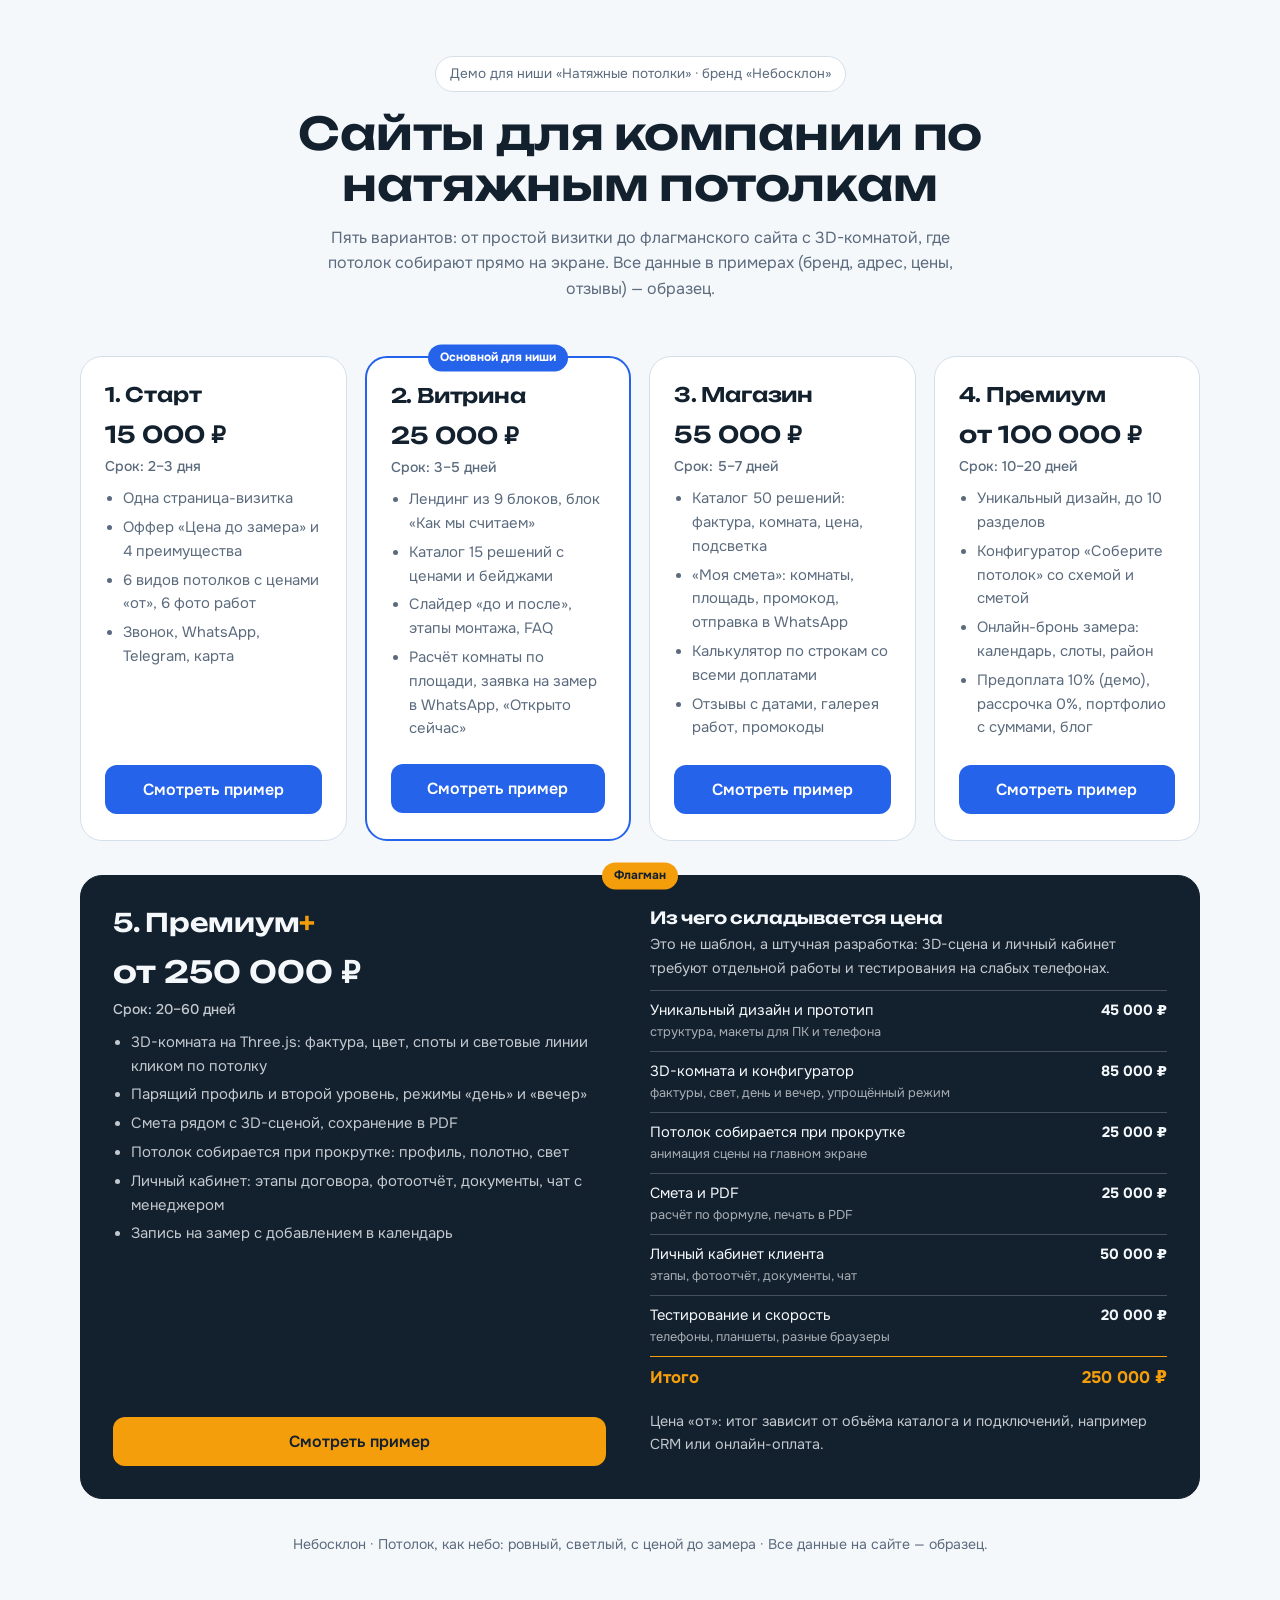
<file: index.html>
<!DOCTYPE html>
<html lang="ru">
<head>
<meta charset="UTF-8">
<meta name="viewport" content="width=device-width, initial-scale=1">
<meta name="robots" content="noindex, nofollow">
<title>Сайты для компании по натяжным потолкам: 5 тарифов — примеры</title>
<meta name="description" content="Пять вариантов сайта для компании по натяжным потолкам: от визитки до 3D-комнаты. Все данные в примерах — образец.">
<meta property="og:type" content="website">
<meta property="og:title" content="Сайты для компании по натяжным потолкам: 5 тарифов — примеры">
<meta property="og:description" content="Пять вариантов сайта для компании по натяжным потолкам: от визитки до 3D-комнаты. Все данные в примерах — образец.">
<meta property="og:image" content="https://artemdobrovolskii1-bit.github.io/Natyazhnye-potolki/img/1600607687939-ce8a6c25118c.jpg">
<link href="fonts/fonts.css" rel="stylesheet">
<!-- Яндекс Метрика: вставьте сюда код счётчика клиента -->
<style>

:root{--bg:#F5F8FB;--bg2:#E9F0F7;--card:#FFFFFF;--ink:#13202E;--mute:#5B6B7D;--acc:#2563EB;--acc-ink:#FFFFFF;--line:#D5DFEA;--ok:#16A34A;--warn:#F59E0B;--wa:#25D366;--wa-ink:#06260F;--tg:#2AABEE}
*{box-sizing:border-box}
html{scroll-behavior:smooth}
body{margin:0;background:var(--bg);color:var(--ink);font:16px/1.6 Onest,system-ui,sans-serif;overflow-x:hidden}
a{color:inherit}
img{max-width:100%}
h1,h2,h3{font-family:Unbounded,Onest,sans-serif;font-weight:600;line-height:1.15;margin:0;letter-spacing:-.01em;overflow-wrap:break-word}
.wr{max-width:1160px;margin:0 auto;padding:0 20px}
.nav{position:sticky;top:0;z-index:20;background:color-mix(in srgb,var(--bg) 90%,transparent);backdrop-filter:blur(10px);-webkit-backdrop-filter:blur(10px);border-bottom:1px solid var(--line)}
.nav .wr{display:flex;align-items:center;justify-content:space-between;height:66px;gap:14px}
.logo{font-family:Unbounded,sans-serif;font-weight:600;text-decoration:none;display:flex;align-items:center;gap:10px;white-space:nowrap;font-size:1.05rem}
.logo i{width:30px;height:30px;border-radius:9px;display:block;flex:none;background:radial-gradient(circle at 28% 32%,var(--acc-ink) 0 2.4px,transparent 3px),radial-gradient(circle at 72% 32%,var(--acc-ink) 0 2.4px,transparent 3px),radial-gradient(circle at 50% 70%,var(--acc-ink) 0 2.4px,transparent 3px),var(--acc)}
.nav ul{display:flex;gap:22px;list-style:none;margin:0;padding:0;font-weight:500;font-size:.94rem}
.nav ul a{text-decoration:none;color:var(--mute)}.nav ul a:hover{color:var(--ink)}
.tel{font-weight:700;text-decoration:none;white-space:nowrap}
.open{display:inline-flex;align-items:center;gap:8px;font-size:.85rem;color:var(--mute);white-space:nowrap}
.open b{width:8px;height:8px;border-radius:50%;background:var(--ok);box-shadow:0 0 0 0 color-mix(in srgb,var(--ok) 55%,transparent);animation:pulse 2s infinite}
.open.closed b{background:var(--warn);animation:none}
@keyframes pulse{70%{box-shadow:0 0 0 9px transparent}100%{box-shadow:0 0 0 0 transparent}}
.btn{display:inline-flex;align-items:center;justify-content:center;gap:8px;padding:14px 22px;border-radius:12px;font:600 1rem Onest,sans-serif;text-decoration:none;background:var(--acc);color:var(--acc-ink);border:0;cursor:pointer;transition:transform .2s,box-shadow .2s}
.btn:hover{transform:translateY(-2px);box-shadow:0 10px 24px -10px var(--acc)}
.btn:focus-visible,a:focus-visible,input:focus-visible,select:focus-visible,summary:focus-visible{outline:3px solid color-mix(in srgb,var(--acc) 55%,transparent);outline-offset:2px}
.btn.ghost{background:transparent;color:var(--ink);border:1.5px solid var(--ink)}
.btn.wa{background:var(--wa);color:var(--wa-ink)}
.btn.tg{background:var(--tg);color:var(--ink)}
.btn.sm{padding:9px 15px;font-size:.9rem;border-radius:10px}
.btn.block{width:100%}
.btns{display:flex;flex-wrap:wrap;gap:12px}
.chip{display:inline-block;border:1px solid var(--line);background:var(--card);border-radius:999px;padding:6px 14px;font-size:.85rem;color:var(--mute)}
.kick{color:var(--acc);font-weight:700;font-size:.78rem;letter-spacing:.14em;text-transform:uppercase;margin-bottom:12px}
.sec{padding:84px 0}
.sec.alt{background:var(--bg2)}
h2{font-size:clamp(1.45rem,3.4vw,2.3rem);margin-bottom:30px;max-width:26ch}
.lead{color:var(--mute);max-width:62ch;margin:-12px 0 28px}
img.ph,div.ph{width:100%;height:100%;object-fit:cover;display:block;background:var(--bg2)}
div.ph svg{width:100%;height:100%;display:block}
.pic{position:relative;overflow:hidden;background:var(--bg2)}
.pic>.ph,.im>.ph{position:absolute;inset:0;width:100%;height:100%}
.faq{max-width:840px}
.faq details{border-bottom:1px solid var(--line);padding:18px 0}
.faq summary{cursor:pointer;font-weight:600;font-size:1.06rem;list-style:none;display:flex;justify-content:space-between;gap:20px}
.faq summary::-webkit-details-marker{display:none}
.faq summary:after{content:"+";color:var(--acc);font-size:1.5rem;line-height:1;transition:transform .3s;flex:none}
.faq details[open] summary:after{transform:rotate(45deg)}
.faq p{color:var(--mute);margin:12px 0 0}
.form{background:var(--card);border:1px solid var(--line);border-radius:22px;padding:30px}
.form h3{font-size:1.2rem;margin-bottom:8px}
.form p{color:var(--mute);margin:0 0 14px}
.form label{display:block;font-size:.85rem;color:var(--mute);margin:12px 0 6px}
.form input,.form select{width:100%;padding:13px 14px;border-radius:12px;border:1px solid var(--line);background:var(--bg);color:var(--ink);font:inherit}
.form .btn{width:100%;margin-top:18px}
.form .ok{display:none;margin-top:14px;color:var(--ok);font-weight:700}
.form .consent{font-size:.8rem;color:var(--mute);margin:14px 0 0}
.form .consent a{color:var(--acc)}
.map{border-radius:22px;overflow:hidden;border:1px solid var(--line);display:flex;flex-direction:column;background:var(--card);min-height:360px}
.map iframe{flex:1;border:0;width:100%;min-height:240px;background:var(--bg2)}
.map dl{margin:0;padding:20px 24px;display:grid;grid-template-columns:auto 1fr;gap:6px 18px;font-size:.95rem}
.map dt{color:var(--mute)}.map dd{margin:0}
.kt{display:grid;grid-template-columns:1fr 1fr;gap:24px}
.kt>*{min-width:0}
footer{border-top:1px solid var(--line);padding:30px 20px 110px;text-align:center;color:var(--mute);font-size:.88rem}
footer p{margin:6px auto;max-width:70ch}
.float{position:fixed;right:14px;bottom:14px;display:flex;flex-direction:column;gap:10px;z-index:30}
.float a{width:52px;height:52px;border-radius:50%;display:grid;place-items:center;text-decoration:none;box-shadow:0 8px 20px color-mix(in srgb,var(--ink) 28%,transparent)}
.float a.wa{background:var(--wa);color:var(--wa-ink)}.float a.tg{background:var(--tg);color:var(--ink)}.float a.ph2{background:var(--acc);color:var(--acc-ink)}
.float svg{width:24px;height:24px;fill:none;stroke:currentColor;stroke-width:2;stroke-linecap:round;stroke-linejoin:round}
.js .rv{opacity:0;transform:translateY(24px);transition:opacity .7s,transform .7s cubic-bezier(.2,.8,.2,1)}
.js .rv.in{opacity:1;transform:none}
@media(prefers-reduced-motion:reduce){.js .rv{opacity:1;transform:none;transition:none}html{scroll-behavior:auto}.open b{animation:none}.btn,.btn:hover{transition:none;transform:none}}
@media(max-width:980px){.nav ul{display:none}}
@media(max-width:760px){.sec{padding:60px 0}.kt{grid-template-columns:1fr}.nav .open span{display:none}.form{padding:22px}}
@media(max-width:380px){.logo{font-size:.95rem}.tel{font-size:.9rem}}

body{padding:0 0 40px}
.top{padding:56px 0 34px;text-align:center}
.top h1{font-size:clamp(1.6rem,4.2vw,2.8rem);max-width:22ch;margin:16px auto 14px}
.top p{color:var(--mute);max-width:62ch;margin:0 auto}
.g{display:grid;grid-template-columns:repeat(4,1fr);gap:18px;row-gap:34px;margin-top:20px}
.c{position:relative;background:var(--card);border:1px solid var(--line);border-radius:22px;padding:26px 24px;display:flex;flex-direction:column;gap:10px;transition:transform .25s,box-shadow .25s}
.c:hover{transform:translateY(-4px);box-shadow:0 20px 40px -26px var(--ink)}
.c h2{font-size:1.25rem;margin:0}
.c .p{font-family:Unbounded,sans-serif;font-weight:600;font-size:1.45rem}
.c .p small{display:block;font-family:Onest,sans-serif;font-weight:500;font-size:.88rem;color:var(--mute);margin-top:2px}
.c ul{margin:0;padding-left:18px;color:var(--mute);font-size:.93rem;flex:1}
.c ul li{margin-bottom:5px}
.c .btn{margin-top:8px}
.c.top2{border:2px solid var(--acc)}
.lab{position:absolute;top:0;left:50%;transform:translate(-50%,-50%);white-space:nowrap;background:var(--acc);color:var(--acc-ink);font-size:.75rem;font-weight:700;padding:4px 12px;border-radius:999px}
.plus{grid-column:1/-1;display:grid;grid-template-columns:1fr 1.05fr;gap:14px 44px;background:var(--ink);color:var(--bg);border-color:var(--ink);padding:32px}
.plus h2{font-size:1.6rem}.plus h2 span{color:var(--warn)}
.plus .p{font-size:1.9rem}
.plus .p small,.plus ul{color:color-mix(in srgb,var(--bg) 78%,transparent)}
.plus .lab{background:var(--warn);color:var(--ink)}
.plus .btn{background:var(--warn);color:var(--ink)}
.plus .l{display:flex;flex-direction:column;gap:10px}
.why h3{margin:0 0 6px;font-size:1.05rem}
.why p{margin:0 0 10px;color:color-mix(in srgb,var(--bg) 78%,transparent);font-size:.9rem}
.why table{width:100%;border-collapse:collapse;font-size:.92rem}
.why td{padding:8px 0;border-top:1px solid color-mix(in srgb,var(--bg) 22%,transparent);vertical-align:top}
.why td small{display:block;color:color-mix(in srgb,var(--bg) 66%,transparent);font-size:.8rem}
.why td:last-child{text-align:right;white-space:nowrap;font-weight:700;padding-left:14px}
.why tr.t td{border-top:1px solid var(--warn);color:var(--warn);font-size:1.05rem;font-weight:800}
.mt10{margin-top:10px!important}
.foot{text-align:center;color:var(--mute);font-size:.88rem;margin-top:34px}
@media(max-width:1100px){.g{grid-template-columns:1fr 1fr}}
@media(max-width:620px){.g{grid-template-columns:1fr}.plus{grid-template-columns:1fr;padding:24px}.top{padding-top:34px}}
@media(max-width:900px){.plus{grid-template-columns:1fr}}
</style>
</head>
<body>
<main class="wr">
<section class="top">
  <span class="chip">Демо для ниши «Натяжные потолки» · бренд «Небосклон»</span>
  <h1>Сайты для компании по натяжным потолкам</h1>
  <p>Пять вариантов: от простой визитки до флагманского сайта с 3D-комнатой, где потолок собирают прямо на экране. Все данные в примерах (бренд, адрес, цены, отзывы) — образец.</p>
</section>
<div class="g">
  <div class="c"><h2>1. Старт</h2><div class="p">15 000 ₽<small>Срок: 2–3 дня</small></div><ul><li>Одна страница-визитка</li><li>Оффер «Цена до замера» и 4 преимущества</li><li>6 видов потолков с ценами «от», 6 фото работ</li><li>Звонок, WhatsApp, Telegram, карта</li></ul><a class="btn" href="1-start/index.html">Смотреть пример</a></div>
  <div class="c top2"><span class="lab">Основной для ниши</span><h2>2. Витрина</h2><div class="p">25 000 ₽<small>Срок: 3–5 дней</small></div><ul><li>Лендинг из 9 блоков, блок «Как мы считаем»</li><li>Каталог 15 решений с ценами и бейджами</li><li>Слайдер «до и после», этапы монтажа, FAQ</li><li>Расчёт комнаты по площади, заявка на замер в WhatsApp, «Открыто сейчас»</li></ul><a class="btn" href="2-vitrina/index.html">Смотреть пример</a></div>
  <div class="c"><h2>3. Магазин</h2><div class="p">55 000 ₽<small>Срок: 5–7 дней</small></div><ul><li>Каталог 50 решений: фактура, комната, цена, подсветка</li><li>«Моя смета»: комнаты, площадь, промокод, отправка в WhatsApp</li><li>Калькулятор по строкам со всеми доплатами</li><li>Отзывы с датами, галерея работ, промокоды</li></ul><a class="btn" href="3-magazin/index.html">Смотреть пример</a></div>
  <div class="c"><h2>4. Премиум</h2><div class="p">от 100 000 ₽<small>Срок: 10–20 дней</small></div><ul><li>Уникальный дизайн, до 10 разделов</li><li>Конфигуратор «Соберите потолок» со схемой и сметой</li><li>Онлайн-бронь замера: календарь, слоты, район</li><li>Предоплата 10% (демо), рассрочка 0%, портфолио с суммами, блог</li></ul><a class="btn" href="4-premium/index.html">Смотреть пример</a></div>
  <div class="c plus"><span class="lab">Флагман</span>
    <div class="l"><h2>5. Премиум<span>+</span></h2><div class="p">от 250 000 ₽<small>Срок: 20–60 дней</small></div><ul><li>3D-комната на Three.js: фактура, цвет, споты и световые линии кликом по потолку</li><li>Парящий профиль и второй уровень, режимы «день» и «вечер»</li><li>Смета рядом с 3D-сценой, сохранение в PDF</li><li>Потолок собирается при прокрутке: профиль, полотно, свет</li><li>Личный кабинет: этапы договора, фотоотчёт, документы, чат с менеджером</li><li>Запись на замер с добавлением в календарь</li></ul><a class="btn" href="5-premium-plus/index.html">Смотреть пример</a></div>
    <div class="why"><h3>Из чего складывается цена</h3><p>Это не шаблон, а штучная разработка: 3D-сцена и личный кабинет требуют отдельной работы и тестирования на слабых телефонах.</p><table>
      <tr><td>Уникальный дизайн и прототип<small>структура, макеты для ПК и телефона</small></td><td>45 000 ₽</td></tr>
      <tr><td>3D-комната и конфигуратор<small>фактуры, свет, день и вечер, упрощённый режим</small></td><td>85 000 ₽</td></tr>
      <tr><td>Потолок собирается при прокрутке<small>анимация сцены на главном экране</small></td><td>25 000 ₽</td></tr>
      <tr><td>Смета и PDF<small>расчёт по формуле, печать в PDF</small></td><td>25 000 ₽</td></tr>
      <tr><td>Личный кабинет клиента<small>этапы, фотоотчёт, документы, чат</small></td><td>50 000 ₽</td></tr>
      <tr><td>Тестирование и скорость<small>телефоны, планшеты, разные браузеры</small></td><td>20 000 ₽</td></tr>
      <tr class="t"><td>Итого</td><td>250 000 ₽</td></tr></table>
      <p class="mt10">Цена «от»: итог зависит от объёма каталога и подключений, например CRM или онлайн-оплата.</p></div>
  </div>
</div>
<p class="foot">Небосклон · Потолок, как небо: ровный, светлый, с ценой до замера · Все данные на сайте — образец.</p>
</main>
<style data-hscroll>.hs-wrap{position:relative;min-width:0;max-width:100%}.hs-btn{position:absolute;top:50%;z-index:30;width:42px;height:42px;margin-top:-21px;border-radius:50%;border:1px solid rgba(255,255,255,.45);background:rgba(20,20,24,.62);color:#fff;font:600 18px/1 system-ui,sans-serif;display:flex;align-items:center;justify-content:center;cursor:pointer;-webkit-backdrop-filter:blur(6px);backdrop-filter:blur(6px);box-shadow:0 4px 14px rgba(0,0,0,.25);transition:opacity .25s,transform .2s;padding:0}.hs-btn:hover{transform:scale(1.08)}.hs-btn.l{left:6px}.hs-btn.r{right:6px}.hs-btn.off{opacity:0;pointer-events:none}.hs-wrap.sm .hs-btn{width:30px;height:30px;margin-top:-15px;font-size:14px}</style>
<script data-hscroll>(function(){function sc(el){var cs=getComputedStyle(el);return /(auto|scroll)/.test(cs.overflowX)&&el.scrollWidth>el.clientWidth+8&&el.clientHeight>40}
function upd(el){var w=el.parentNode,l=w.querySelector(':scope>.hs-btn.l'),r=w.querySelector(':scope>.hs-btn.r'),can=el.scrollWidth>el.clientWidth+8;l.classList.toggle('off',!can||el.scrollLeft<4);r.classList.toggle('off',!can||el.scrollLeft+el.clientWidth>=el.scrollWidth-4)}
function step(el){var c=el.firstElementChild,g=parseFloat(getComputedStyle(el).columnGap)||16,s=c?c.getBoundingClientRect().width+g:0;if(!s||s>el.clientWidth*.9)s=el.clientWidth*.8;return s}
function add(el){if(el.dataset.hs)return;el.dataset.hs=1;var w=document.createElement('div');w.className='hs-wrap'+(el.clientHeight<100?' sm':'');var cs=getComputedStyle(el);['gridColumn','gridRow','marginTop','marginBottom','marginLeft','marginRight','flex','alignSelf','width','maxWidth'].forEach(function(p){if(p.indexOf('margin')==0){w.style[p]=cs[p];el.style[p]='0'}else if(el.style[p]||p.indexOf('grid')==0||p=='alignSelf'||p=='flex'){w.style[p]=cs[p]}});el.parentNode.insertBefore(w,el);w.appendChild(el);
[['l','<svg width="18" height="18" viewBox="0 0 24 24" fill="none" stroke="currentColor" stroke-width="2" stroke-linecap="round" stroke-linejoin="round" aria-hidden="true"><path d="M19 12H5M12 19l-7-7 7-7"/></svg>','Прокрутить назад',-1],['r','<svg width="18" height="18" viewBox="0 0 24 24" fill="none" stroke="currentColor" stroke-width="2" stroke-linecap="round" stroke-linejoin="round" aria-hidden="true"><path d="M5 12h14M12 5l7 7-7 7"/></svg>','Прокрутить вперёд',1]].forEach(function(a){var b=document.createElement('button');b.type='button';b.className='hs-btn '+a[0]+' off';b.innerHTML=a[1];b.setAttribute('aria-label',a[2]);b.onclick=function(){el.scrollBy({left:a[3]*step(el),behavior:'smooth'})};w.appendChild(b)});
el.addEventListener('scroll',function(){upd(el)},{passive:true});upd(el)}
function scan(){document.querySelectorAll('body *:not(.hs-btn):not(.hs-wrap)').forEach(function(el){if(el.dataset.hs){upd(el);return}if(!el.closest('[data-no-hs]')&&sc(el))add(el)})}
var t;function later(){clearTimeout(t);t=setTimeout(scan,250)}
if(document.readyState!='loading')later();else document.addEventListener('DOMContentLoaded',later);
addEventListener('load',later);addEventListener('resize',later);document.addEventListener('click',function(e){if(!e.target.closest('.hs-btn'))later()},true)})();</script>
</body>
</html>
</file>
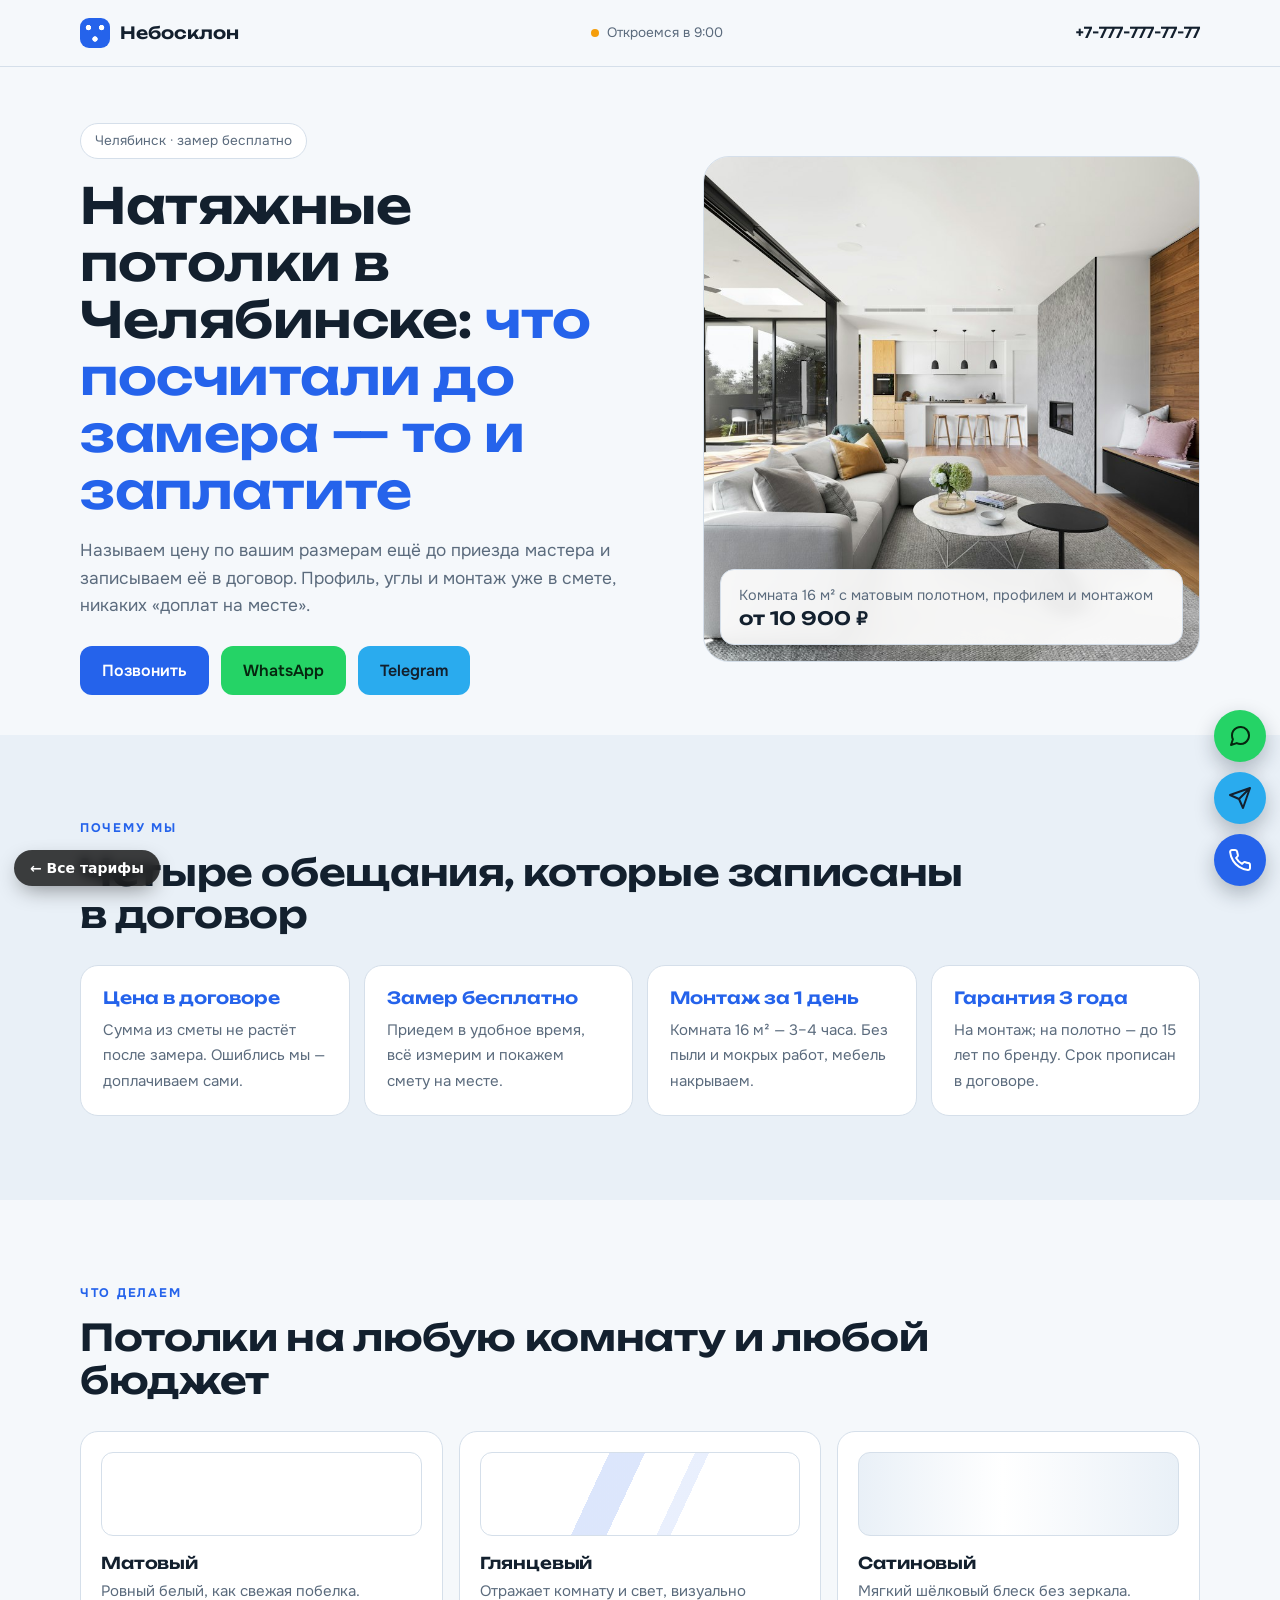
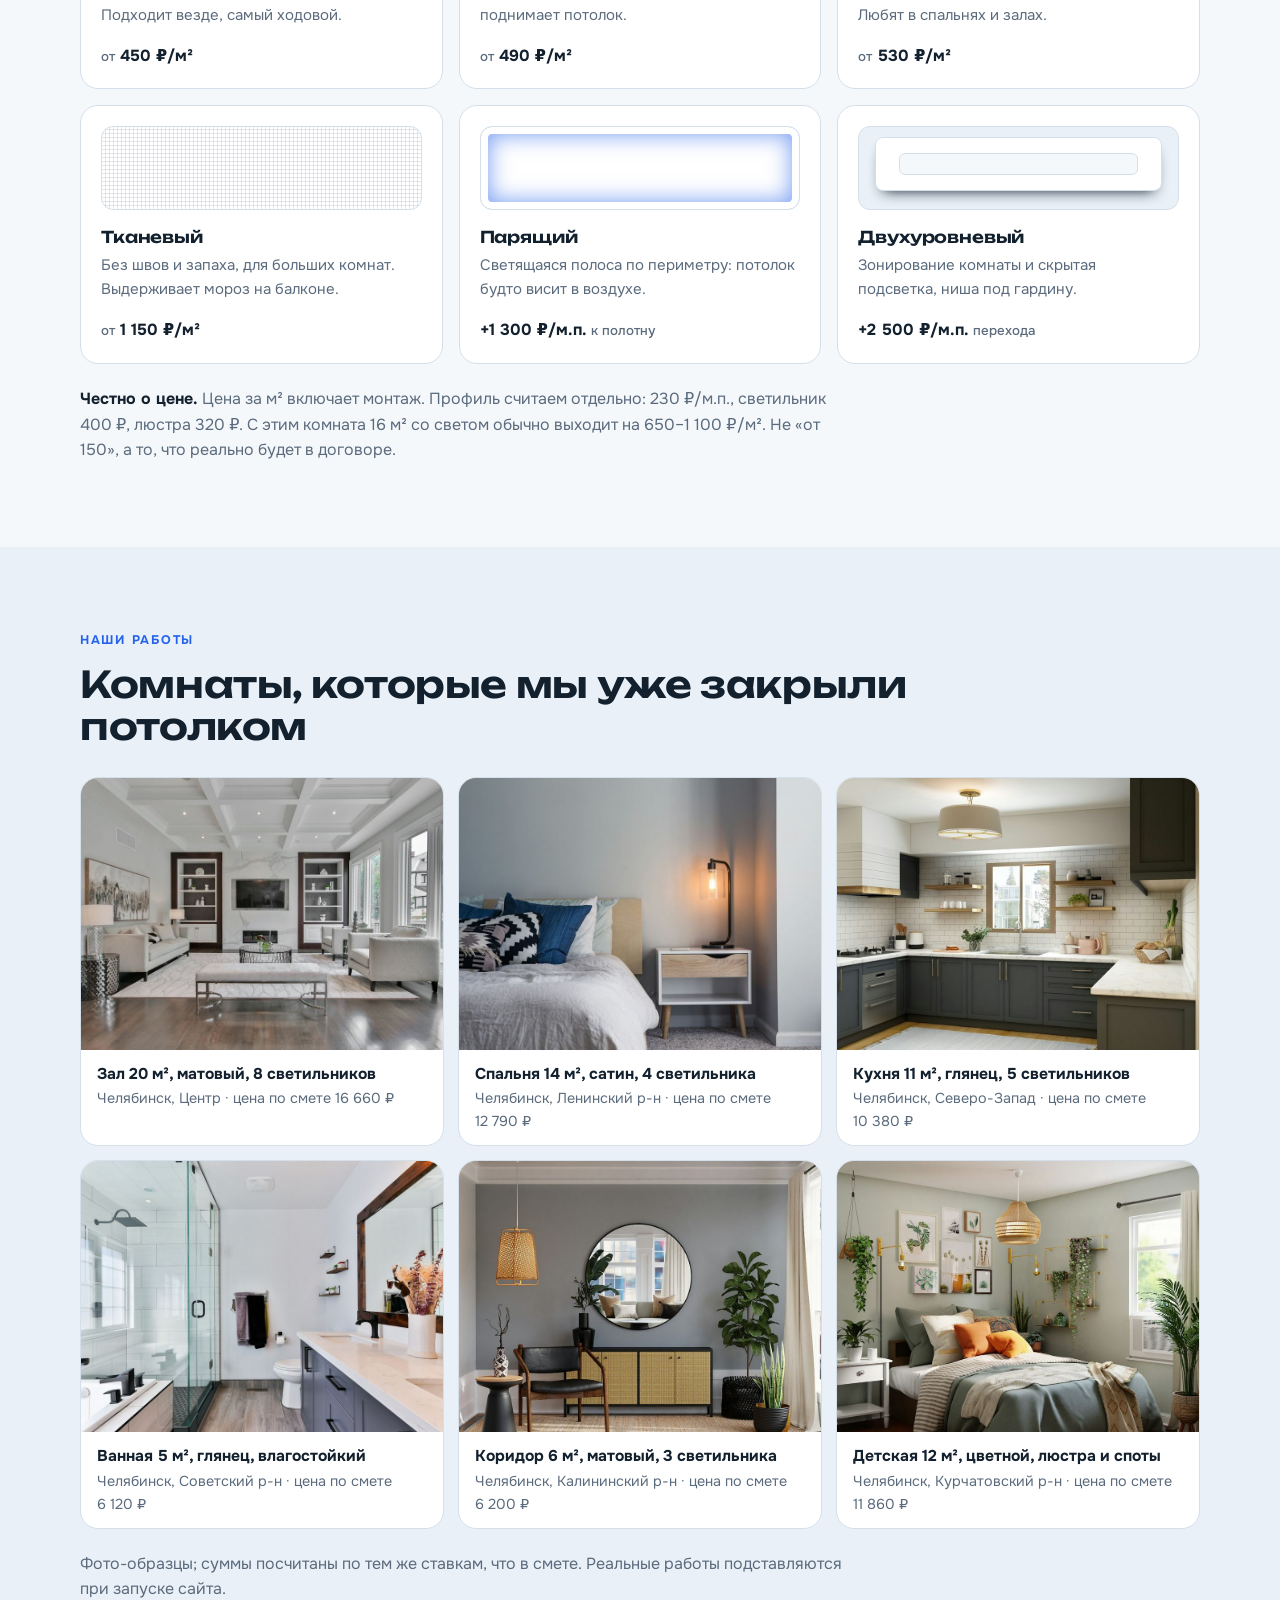
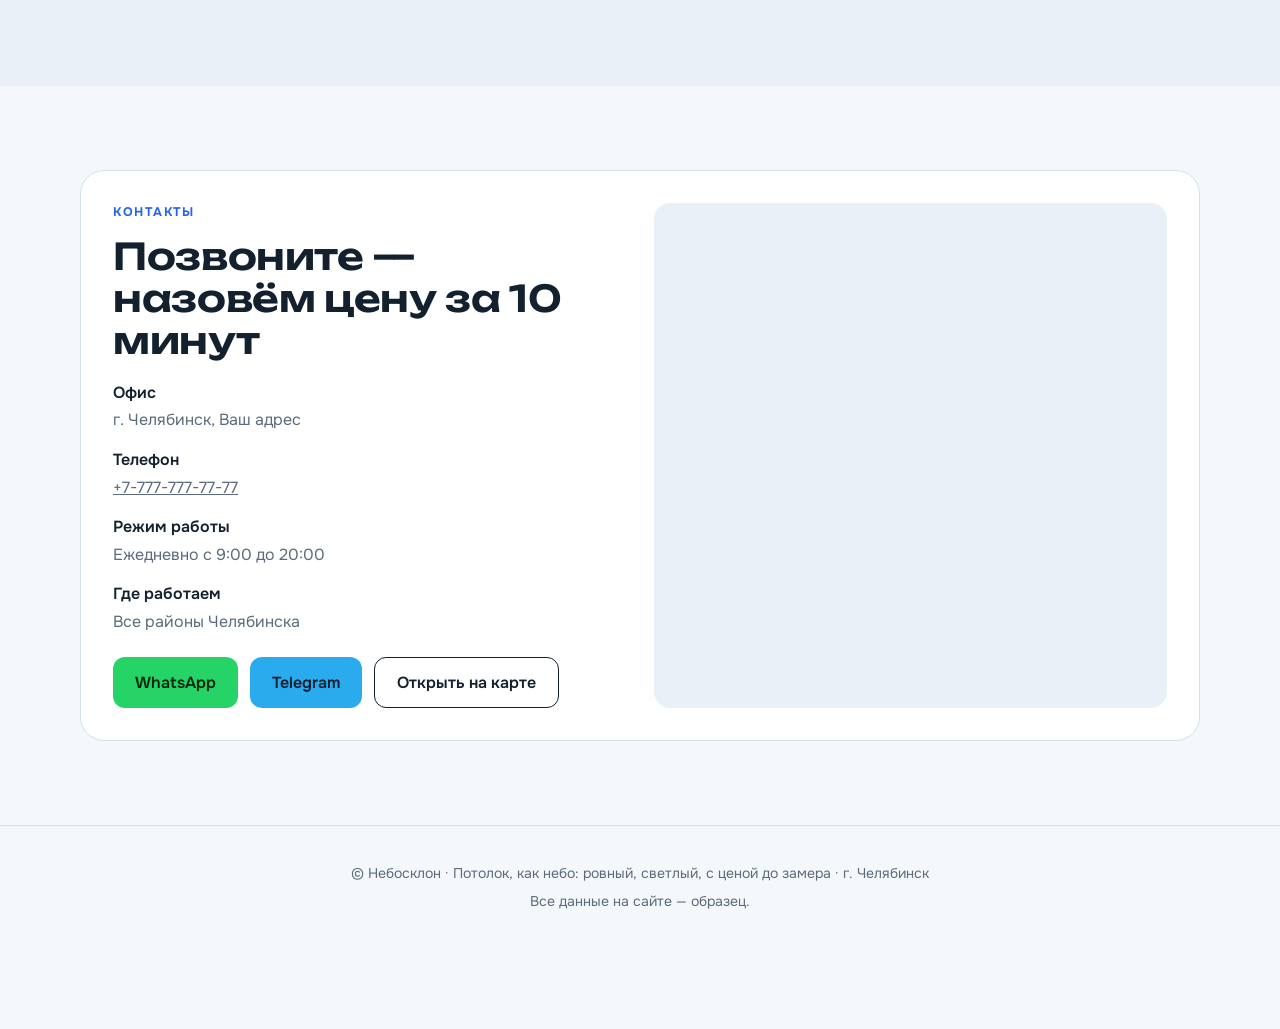
<file: 1-start/index.html>
<!DOCTYPE html>
<html lang="ru">
<head>
<meta charset="UTF-8">
<meta name="viewport" content="width=device-width, initial-scale=1">
<meta name="robots" content="noindex, nofollow">
<title>Небосклон — натяжные потолки в Челябинске, цена до замера</title>
<meta name="description" content="Натяжные потолки в Челябинске: цена считается до замера и фиксируется в договоре. Матовые, глянцевые, сатиновые, парящие. Замер бесплатно.">
<meta property="og:type" content="website">
<meta property="og:title" content="Небосклон — натяжные потолки в Челябинске, цена до замера">
<meta property="og:description" content="Натяжные потолки в Челябинске: цена считается до замера и фиксируется в договоре. Матовые, глянцевые, сатиновые, парящие. Замер бесплатно.">
<meta property="og:image" content="https://artemdobrovolskii1-bit.github.io/Natyazhnye-potolki/1-start/img/1600607687939-ce8a6c25118c.jpg">
<link href="fonts/fonts.css" rel="stylesheet">
<!-- Яндекс Метрика: вставьте сюда код счётчика клиента -->
<style>

:root{--bg:#F5F8FB;--bg2:#E9F0F7;--card:#FFFFFF;--ink:#13202E;--mute:#5B6B7D;--acc:#2563EB;--acc-ink:#FFFFFF;--line:#D5DFEA;--ok:#16A34A;--warn:#F59E0B;--wa:#25D366;--wa-ink:#06260F;--tg:#2AABEE}
*{box-sizing:border-box}
html{scroll-behavior:smooth}
body{margin:0;background:var(--bg);color:var(--ink);font:16px/1.6 Onest,system-ui,sans-serif;overflow-x:hidden}
a{color:inherit}
img{max-width:100%}
h1,h2,h3{font-family:Unbounded,Onest,sans-serif;font-weight:600;line-height:1.15;margin:0;letter-spacing:-.01em;overflow-wrap:break-word}
.wr{max-width:1160px;margin:0 auto;padding:0 20px}
.nav{position:sticky;top:0;z-index:20;background:color-mix(in srgb,var(--bg) 90%,transparent);backdrop-filter:blur(10px);-webkit-backdrop-filter:blur(10px);border-bottom:1px solid var(--line)}
.nav .wr{display:flex;align-items:center;justify-content:space-between;height:66px;gap:14px}
.logo{font-family:Unbounded,sans-serif;font-weight:600;text-decoration:none;display:flex;align-items:center;gap:10px;white-space:nowrap;font-size:1.05rem}
.logo i{width:30px;height:30px;border-radius:9px;display:block;flex:none;background:radial-gradient(circle at 28% 32%,var(--acc-ink) 0 2.4px,transparent 3px),radial-gradient(circle at 72% 32%,var(--acc-ink) 0 2.4px,transparent 3px),radial-gradient(circle at 50% 70%,var(--acc-ink) 0 2.4px,transparent 3px),var(--acc)}
.nav ul{display:flex;gap:22px;list-style:none;margin:0;padding:0;font-weight:500;font-size:.94rem}
.nav ul a{text-decoration:none;color:var(--mute)}.nav ul a:hover{color:var(--ink)}
.tel{font-weight:700;text-decoration:none;white-space:nowrap}
.open{display:inline-flex;align-items:center;gap:8px;font-size:.85rem;color:var(--mute);white-space:nowrap}
.open b{width:8px;height:8px;border-radius:50%;background:var(--ok);box-shadow:0 0 0 0 color-mix(in srgb,var(--ok) 55%,transparent);animation:pulse 2s infinite}
.open.closed b{background:var(--warn);animation:none}
@keyframes pulse{70%{box-shadow:0 0 0 9px transparent}100%{box-shadow:0 0 0 0 transparent}}
.btn{display:inline-flex;align-items:center;justify-content:center;gap:8px;padding:14px 22px;border-radius:12px;font:600 1rem Onest,sans-serif;text-decoration:none;background:var(--acc);color:var(--acc-ink);border:0;cursor:pointer;transition:transform .2s,box-shadow .2s}
.btn:hover{transform:translateY(-2px);box-shadow:0 10px 24px -10px var(--acc)}
.btn:focus-visible,a:focus-visible,input:focus-visible,select:focus-visible,summary:focus-visible{outline:3px solid color-mix(in srgb,var(--acc) 55%,transparent);outline-offset:2px}
.btn.ghost{background:transparent;color:var(--ink);border:1.5px solid var(--ink)}
.btn.wa{background:var(--wa);color:var(--wa-ink)}
.btn.tg{background:var(--tg);color:var(--ink)}
.btn.sm{padding:9px 15px;font-size:.9rem;border-radius:10px}
.btn.block{width:100%}
.btns{display:flex;flex-wrap:wrap;gap:12px}
.chip{display:inline-block;border:1px solid var(--line);background:var(--card);border-radius:999px;padding:6px 14px;font-size:.85rem;color:var(--mute)}
.kick{color:var(--acc);font-weight:700;font-size:.78rem;letter-spacing:.14em;text-transform:uppercase;margin-bottom:12px}
.sec{padding:84px 0}
.sec.alt{background:var(--bg2)}
h2{font-size:clamp(1.45rem,3.4vw,2.3rem);margin-bottom:30px;max-width:26ch}
.lead{color:var(--mute);max-width:62ch;margin:-12px 0 28px}
img.ph,div.ph{width:100%;height:100%;object-fit:cover;display:block;background:var(--bg2)}
div.ph svg{width:100%;height:100%;display:block}
.pic{position:relative;overflow:hidden;background:var(--bg2)}
.pic>.ph,.im>.ph{position:absolute;inset:0;width:100%;height:100%}
.faq{max-width:840px}
.faq details{border-bottom:1px solid var(--line);padding:18px 0}
.faq summary{cursor:pointer;font-weight:600;font-size:1.06rem;list-style:none;display:flex;justify-content:space-between;gap:20px}
.faq summary::-webkit-details-marker{display:none}
.faq summary:after{content:"+";color:var(--acc);font-size:1.5rem;line-height:1;transition:transform .3s;flex:none}
.faq details[open] summary:after{transform:rotate(45deg)}
.faq p{color:var(--mute);margin:12px 0 0}
.form{background:var(--card);border:1px solid var(--line);border-radius:22px;padding:30px}
.form h3{font-size:1.2rem;margin-bottom:8px}
.form p{color:var(--mute);margin:0 0 14px}
.form label{display:block;font-size:.85rem;color:var(--mute);margin:12px 0 6px}
.form input,.form select{width:100%;padding:13px 14px;border-radius:12px;border:1px solid var(--line);background:var(--bg);color:var(--ink);font:inherit}
.form .btn{width:100%;margin-top:18px}
.form .ok{display:none;margin-top:14px;color:var(--ok);font-weight:700}
.form .consent{font-size:.8rem;color:var(--mute);margin:14px 0 0}
.form .consent a{color:var(--acc)}
.map{border-radius:22px;overflow:hidden;border:1px solid var(--line);display:flex;flex-direction:column;background:var(--card);min-height:360px}
.map iframe{flex:1;border:0;width:100%;min-height:240px;background:var(--bg2)}
.map dl{margin:0;padding:20px 24px;display:grid;grid-template-columns:auto 1fr;gap:6px 18px;font-size:.95rem}
.map dt{color:var(--mute)}.map dd{margin:0}
.kt{display:grid;grid-template-columns:1fr 1fr;gap:24px}
.kt>*{min-width:0}
footer{border-top:1px solid var(--line);padding:30px 20px 110px;text-align:center;color:var(--mute);font-size:.88rem}
footer p{margin:6px auto;max-width:70ch}
.float{position:fixed;right:14px;bottom:14px;display:flex;flex-direction:column;gap:10px;z-index:30}
.float a{width:52px;height:52px;border-radius:50%;display:grid;place-items:center;text-decoration:none;box-shadow:0 8px 20px color-mix(in srgb,var(--ink) 28%,transparent)}
.float a.wa{background:var(--wa);color:var(--wa-ink)}.float a.tg{background:var(--tg);color:var(--ink)}.float a.ph2{background:var(--acc);color:var(--acc-ink)}
.float svg{width:24px;height:24px;fill:none;stroke:currentColor;stroke-width:2;stroke-linecap:round;stroke-linejoin:round}
.js .rv{opacity:0;transform:translateY(24px);transition:opacity .7s,transform .7s cubic-bezier(.2,.8,.2,1)}
.js .rv.in{opacity:1;transform:none}
@media(prefers-reduced-motion:reduce){.js .rv{opacity:1;transform:none;transition:none}html{scroll-behavior:auto}.open b{animation:none}.btn,.btn:hover{transition:none;transform:none}}
@media(max-width:980px){.nav ul{display:none}}
@media(max-width:760px){.sec{padding:60px 0}.kt{grid-template-columns:1fr}.nav .open span{display:none}.form{padding:22px}}
@media(max-width:380px){.logo{font-size:.95rem}.tel{font-size:.9rem}}

.hero{padding:56px 0 40px}
.hero-g{display:grid;grid-template-columns:1.08fr .92fr;gap:40px;align-items:center}
.hero h1{font-size:clamp(1.65rem,4.6vw,3.1rem);margin:18px 0 18px}
.hero h1 em{font-style:normal;color:var(--acc)}
.hero p{color:var(--mute);font-size:1.08rem;max-width:50ch;margin:0 0 26px}
.hero-pic{border-radius:26px;aspect-ratio:1/1.02;border:1px solid var(--line)}
.hero-pic .badge{position:absolute;left:16px;right:16px;bottom:16px;background:color-mix(in srgb,var(--card) 92%,transparent);backdrop-filter:blur(6px);-webkit-backdrop-filter:blur(6px);padding:14px 18px;border-radius:14px;font-size:.9rem;color:var(--mute);border:1px solid var(--line)}
.hero-pic .badge b{display:block;font-family:Unbounded,sans-serif;color:var(--ink);font-size:1.15rem;font-weight:600;line-height:1.25}
.adv{display:grid;grid-template-columns:repeat(4,1fr);gap:14px}
.adv div{background:var(--card);border:1px solid var(--line);border-radius:18px;padding:22px}
.adv b{display:block;font-family:Unbounded,sans-serif;font-weight:600;font-size:1.05rem;color:var(--acc);margin-bottom:8px;line-height:1.2}
.adv span{color:var(--mute);font-size:.94rem}
.svc{display:grid;grid-template-columns:repeat(3,1fr);gap:16px;list-style:none;padding:0;margin:0}
.svc li{background:var(--card);border:1px solid var(--line);border-radius:18px;padding:20px;display:flex;flex-direction:column;gap:6px}
.svc h3{font-size:1.02rem;margin-top:2px}
.svc p{margin:0;color:var(--mute);font-size:.94rem}
.svc .pr{margin-top:auto;padding-top:10px;font-weight:700}
.svc .pr small{font-weight:500;color:var(--mute)}
.sw{height:84px;border-radius:12px;border:1px solid var(--line);background:var(--card);position:relative;overflow:hidden;margin-bottom:10px}
.sw.gl{background:linear-gradient(115deg,var(--card) 0 36%,color-mix(in srgb,var(--acc) 16%,var(--card)) 36% 46%,var(--card) 46% 60%,color-mix(in srgb,var(--acc) 10%,var(--card)) 60% 64%,var(--card) 64%)}
.sw.sa{background:linear-gradient(90deg,var(--bg2),var(--card) 45%,var(--bg2))}
.sw.fa{background:repeating-linear-gradient(0deg,transparent 0 3px,color-mix(in srgb,var(--mute) 16%,transparent) 3px 4px),repeating-linear-gradient(90deg,transparent 0 3px,color-mix(in srgb,var(--mute) 16%,transparent) 3px 4px),var(--card)}
.sw.fl{box-shadow:inset 0 0 0 7px var(--card),inset 0 0 22px 8px color-mix(in srgb,var(--acc) 60%,transparent)}
.sw.tw{background:var(--bg2)}
.sw.tw:before{content:"";position:absolute;inset:10px 16px 18px 16px;border-radius:8px;background:var(--card);border:1px solid var(--line);box-shadow:0 8px 14px -8px var(--ink)}
.sw.tw:after{content:"";position:absolute;inset:26px 40px 34px 40px;border-radius:6px;background:var(--bg);border:1px solid var(--line)}
.mt{margin-top:22px}
.note{margin:22px 0 0;color:var(--mute);max-width:70ch}
.note b{color:var(--ink)}
.gal{display:grid;grid-template-columns:repeat(3,1fr);gap:14px}
.gal figure{margin:0;border-radius:18px;overflow:hidden;background:var(--card);border:1px solid var(--line)}
.gal figure>div{aspect-ratio:4/3}
.gal figcaption{padding:12px 16px;font-size:.9rem;color:var(--mute)}
.gal figcaption b{display:block;color:var(--ink);font-size:.98rem}
.ct{display:grid;grid-template-columns:1fr 1fr;gap:28px;background:var(--card);border:1px solid var(--line);border-radius:24px;padding:32px}
.ct dl{margin:18px 0 0}.ct dt{font-weight:600;margin-top:14px}.ct dt:first-child{margin-top:0}.ct dd{margin:2px 0 0;color:var(--mute)}
.ct h2{margin-bottom:0}
.ct iframe{width:100%;height:100%;min-height:300px;border:0;border-radius:16px;background:var(--bg2)}
@media(max-width:980px){.adv{grid-template-columns:1fr 1fr}.svc{grid-template-columns:1fr 1fr}}
@media(max-width:760px){.hero{padding-top:26px}.hero-g{grid-template-columns:1fr;gap:24px}.hero-pic{aspect-ratio:4/3.2}.adv,.svc,.gal{grid-template-columns:1fr}.ct{grid-template-columns:1fr;padding:22px}.btns .btn{flex:1 1 auto}}
@media(min-width:561px) and (max-width:760px){.gal{grid-template-columns:1fr 1fr}}
</style>
</head>
<body><a href="../index.html" class="tarify-back" aria-label="Вернуться ко всем тарифам" style="position:fixed;left:14px;bottom:calc(14px + env(safe-area-inset-bottom,0px));z-index:2147483000;display:inline-flex;align-items:center;gap:6px;padding:11px 16px;border-radius:999px;background:rgba(20,20,20,.82);color:#fff;font:600 14px/1 system-ui,-apple-system,'Segoe UI',Roboto,sans-serif;text-decoration:none;box-shadow:0 8px 22px -6px rgba(0,0,0,.45);-webkit-backdrop-filter:blur(6px);backdrop-filter:blur(6px)">← Все тарифы</a><script data-fp>(function(){try{var k="fp:"+location.pathname.split("/")[1],q=/[?&]from=portfolio(&|$)/.test(location.search);if(q)sessionStorage.setItem(k,"1");if(q||sessionStorage.getItem(k)){var b=document.querySelector(".tarify-back");if(b)b.style.display="none"}}catch(e){}})();</script>

<header class="nav"><div class="wr">
  <a class="logo" href="#top"><i></i>Небосклон</a>
  <span class="open" id="open"><b></b><span>Открыто сейчас</span></span>
  <a class="tel" href="tel:+77777777777">+7-777-777-77-77</a>
</div></header>

<main>
<section class="hero" id="top"><div class="wr hero-g">
  <div>
    <span class="chip">Челябинск · замер бесплатно</span>
    <h1>Натяжные потолки в Челябинске: <em>что посчитали до замера — то и заплатите</em></h1>
    <p>Называем цену по вашим размерам ещё до приезда мастера и записываем её в договор. Профиль, углы и монтаж уже в смете, никаких «доплат на месте».</p>
    <div class="btns">
      <a class="btn" href="tel:+77777777777">Позвонить</a>
      <a class="btn wa" href="https://wa.me/77777777777?text=%D0%97%D0%B4%D1%80%D0%B0%D0%B2%D1%81%D1%82%D0%B2%D1%83%D0%B9%D1%82%D0%B5!%20%D0%A5%D0%BE%D1%87%D1%83%20%D1%80%D0%B0%D1%81%D1%81%D1%87%D0%B8%D1%82%D0%B0%D1%82%D1%8C%20%D0%BD%D0%B0%D1%82%D1%8F%D0%B6%D0%BD%D0%BE%D0%B9%20%D0%BF%D0%BE%D1%82%D0%BE%D0%BB%D0%BE%D0%BA" target="_blank" rel="noopener">WhatsApp</a>
      <a class="btn tg" href="https://t.me/" target="_blank" rel="noopener">Telegram</a>
    </div>
  </div>
  <div class="hero-pic pic" data-photo="1600607687939-ce8a6c25118c" data-w="1000" data-eager data-sizes="(max-width:760px) 100vw, 520px" data-alt="Светлая гостиная с натяжным потолком и встроенными светильниками" data-room='{}'>
    <div class="badge">Комната 16 м² с матовым полотном, профилем и монтажом<b>от 10 900 ₽</b></div>
  </div>
</div></section>

<section class="sec alt" id="preimushchestva"><div class="wr">
  <div class="kick rv">Почему мы</div>
  <h2 class="rv">Четыре обещания, которые записаны в договор</h2>
  <div class="adv">
    <div class="rv"><b>Цена в договоре</b><span>Сумма из сметы не растёт после замера. Ошиблись мы — доплачиваем сами.</span></div>
    <div class="rv"><b>Замер бесплатно</b><span>Приедем в удобное время, всё измерим и покажем смету на месте.</span></div>
    <div class="rv"><b>Монтаж за 1 день</b><span>Комната 16 м² — 3–4 часа. Без пыли и мокрых работ, мебель накрываем.</span></div>
    <div class="rv"><b>Гарантия 3 года</b><span>На монтаж; на полотно — до 15 лет по бренду. Срок прописан в договоре.</span></div>
  </div>
</div></section>

<section class="sec" id="uslugi"><div class="wr">
  <div class="kick rv">Что делаем</div>
  <h2 class="rv">Потолки на любую комнату и любой бюджет</h2>
  <ul class="svc">
    <li class="rv"><div class="sw" aria-hidden="true"></div><h3>Матовый</h3><p>Ровный белый, как свежая побелка. Подходит везде, самый ходовой.</p><div class="pr"><small>от</small> 450 ₽/м²</div></li>
    <li class="rv"><div class="sw gl" aria-hidden="true"></div><h3>Глянцевый</h3><p>Отражает комнату и свет, визуально поднимает потолок.</p><div class="pr"><small>от</small> 490 ₽/м²</div></li>
    <li class="rv"><div class="sw sa" aria-hidden="true"></div><h3>Сатиновый</h3><p>Мягкий шёлковый блеск без зеркала. Любят в спальнях и залах.</p><div class="pr"><small>от</small> 530 ₽/м²</div></li>
    <li class="rv"><div class="sw fa" aria-hidden="true"></div><h3>Тканевый</h3><p>Без швов и запаха, для больших комнат. Выдерживает мороз на балконе.</p><div class="pr"><small>от</small> 1 150 ₽/м²</div></li>
    <li class="rv"><div class="sw fl" aria-hidden="true"></div><h3>Парящий</h3><p>Светящаяся полоса по периметру: потолок будто висит в воздухе.</p><div class="pr">+1 300 ₽/м.п. <small>к полотну</small></div></li>
    <li class="rv"><div class="sw tw" aria-hidden="true"></div><h3>Двухуровневый</h3><p>Зонирование комнаты и скрытая подсветка, ниша под гардину.</p><div class="pr">+2 500 ₽/м.п. <small>перехода</small></div></li>
  </ul>
  <p class="note rv"><b>Честно о цене.</b> Цена за м² включает монтаж. Профиль считаем отдельно: 230 ₽/м.п., светильник 400 ₽, люстра 320 ₽. С этим комната 16 м² со светом обычно выходит на 650–1 100 ₽/м². Не «от 150», а то, что реально будет в договоре.</p>
</div></section>

<section class="sec alt" id="raboty"><div class="wr">
  <div class="kick rv">Наши работы</div>
  <h2 class="rv">Комнаты, которые мы уже закрыли потолком</h2>
  <div class="gal">
    <figure class="rv"><div class="pic" data-photo="1598928506311-c55ded91a20c" data-w="720" data-sizes="(max-width:760px) 100vw, 360px" data-alt="Зал 20 м², матовый, 8 светильников" data-room='{}'></div><figcaption><b>Зал 20 м², матовый, 8 светильников</b>Челябинск, Центр · цена по смете 16 660 ₽</figcaption></figure>
    <figure class="rv"><div class="pic" data-photo="1522771739844-6a9f6d5f14af" data-w="720" data-sizes="(max-width:760px) 100vw, 360px" data-alt="Спальня 14 м², сатин, 4 светильника" data-room='{}'></div><figcaption><b>Спальня 14 м², сатин, 4 светильника</b>Челябинск, Ленинский р-н · цена по смете 12 790 ₽</figcaption></figure>
    <figure class="rv"><div class="pic" data-photo="1600489000022-c2086d79f9d4" data-w="720" data-sizes="(max-width:760px) 100vw, 360px" data-alt="Кухня 11 м², глянец, 5 светильников" data-room='{}'></div><figcaption><b>Кухня 11 м², глянец, 5 светильников</b>Челябинск, Северо-Запад · цена по смете 10 380 ₽</figcaption></figure>
    <figure class="rv"><div class="pic" data-photo="1584622650111-993a426fbf0a" data-w="720" data-sizes="(max-width:760px) 100vw, 360px" data-alt="Ванная 5 м², глянец, влагостойкий" data-room='{}'></div><figcaption><b>Ванная 5 м², глянец, влагостойкий</b>Челябинск, Советский р-н · цена по смете 6 120 ₽</figcaption></figure>
    <figure class="rv"><div class="pic" data-photo="1618219908412-a29a1bb7b86e" data-w="720" data-sizes="(max-width:760px) 100vw, 360px" data-alt="Коридор 6 м², матовый, 3 светильника" data-room='{}'></div><figcaption><b>Коридор 6 м², матовый, 3 светильника</b>Челябинск, Калининский р-н · цена по смете 6 200 ₽</figcaption></figure>
    <figure class="rv"><div class="pic" data-photo="1615874959474-d609969a20ed" data-w="720" data-sizes="(max-width:760px) 100vw, 360px" data-alt="Детская 12 м², цветной, люстра и споты" data-room='{}'></div><figcaption><b>Детская 12 м², цветной, люстра и споты</b>Челябинск, Курчатовский р-н · цена по смете 11 860 ₽</figcaption></figure>
  </div>
  <p class="note rv">Фото-образцы; суммы посчитаны по тем же ставкам, что в смете. Реальные работы подставляются при запуске сайта.</p>
</div></section>

<section class="sec" id="kontakty"><div class="wr">
  <div class="ct rv">
    <div>
      <div class="kick">Контакты</div>
      <h2>Позвоните — назовём цену за 10 минут</h2>
      <dl>
        <dt>Офис</dt><dd>г. Челябинск, Ваш адрес</dd>
        <dt>Телефон</dt><dd><a href="tel:+77777777777">+7-777-777-77-77</a></dd>
        <dt>Режим работы</dt><dd>Ежедневно с 9:00 до 20:00</dd>
        <dt>Где работаем</dt><dd>Все районы Челябинска</dd>
      </dl>
      <div class="btns mt">
        <a class="btn wa" href="https://wa.me/77777777777" target="_blank" rel="noopener">WhatsApp</a>
        <a class="btn tg" href="https://t.me/" target="_blank" rel="noopener">Telegram</a>
        <a class="btn ghost" href="https://yandex.ru/maps/?text=%D0%A7%D0%B5%D0%BB%D1%8F%D0%B1%D0%B8%D0%BD%D1%81%D0%BA" target="_blank" rel="noopener">Открыть на карте</a>
      </div>
    </div>
    <iframe title="Карта: Челябинск" src="https://yandex.ru/map-widget/v1/?ll=61.402554%2C55.159897&amp;z=11" loading="lazy"></iframe>
  </div>
</div></section>
</main>

<footer>
  <p>© Небосклон · Потолок, как небо: ровный, светлый, с ценой до замера · г. Челябинск</p>
  <p>Все данные на сайте — образец.</p>
</footer>
<div class="float">
  <a class="wa" href="https://wa.me/77777777777?text=%D0%97%D0%B4%D1%80%D0%B0%D0%B2%D1%81%D1%82%D0%B2%D1%83%D0%B9%D1%82%D0%B5!%20%D0%A5%D0%BE%D1%87%D1%83%20%D1%80%D0%B0%D1%81%D1%81%D1%87%D0%B8%D1%82%D0%B0%D1%82%D1%8C%20%D0%BD%D0%B0%D1%82%D1%8F%D0%B6%D0%BD%D0%BE%D0%B9%20%D0%BF%D0%BE%D1%82%D0%BE%D0%BB%D0%BE%D0%BA" aria-label="Написать в WhatsApp" target="_blank" rel="noopener"><svg viewBox="0 0 24 24" aria-hidden="true"><path d="M21 11.5a8.38 8.38 0 0 1-.9 3.8 8.5 8.5 0 0 1-7.6 4.7 8.38 8.38 0 0 1-3.8-.9L3 21l1.9-5.7a8.38 8.38 0 0 1-.9-3.8 8.5 8.5 0 0 1 4.7-7.6 8.38 8.38 0 0 1 3.8-.9h.5a8.48 8.48 0 0 1 8 8v.5z"/></svg></a>
  <a class="tg" href="https://t.me/" aria-label="Написать в Telegram" target="_blank" rel="noopener"><svg viewBox="0 0 24 24" aria-hidden="true"><path d="M22 2L11 13M22 2l-7 20-4-9-9-4 20-7z"/></svg></a>
  <a class="ph2" href="tel:+77777777777" aria-label="Позвонить"><svg viewBox="0 0 24 24" aria-hidden="true"><path d="M22 16.92v3a2 2 0 0 1-2.18 2 19.79 19.79 0 0 1-8.63-3.07 19.5 19.5 0 0 1-6-6 19.79 19.79 0 0 1-3.07-8.67A2 2 0 0 1 4.11 2h3a2 2 0 0 1 2 1.72c.127.96.361 1.903.7 2.81a2 2 0 0 1-.45 2.11L8.09 9.91a16 16 0 0 0 6 6l1.27-1.27a2 2 0 0 1 2.11-.45c.907.339 1.85.573 2.81.7A2 2 0 0 1 22 16.92z"/></svg></a>
</div>

<script>
(function(){
'use strict';

var REG=[];
function photoURL(id,w){return 'img/'+id+'.jpg'}
/* Иллюстрация комнаты с потолком — показывается, если фото не загрузилось */
function roomSVG(o){
  o=o||{};var wall=o.wall||'#E3EAF2',floor=o.floor||'#C9B79C',acc=o.acc||'#6F8FB8',spots=o.spots==null?5:o.spots;
  var s='<svg viewBox="0 0 400 300" xmlns="http://www.w3.org/2000/svg" preserveAspectRatio="xMidYMid slice" role="img">';
  s+='<rect width="400" height="300" fill="'+wall+'"/>';
  s+='<rect width="400" height="74" fill="#fff"/><rect y="68" width="400" height="6" fill="#000" opacity=".06"/>';
  for(var i=0;i<spots;i++){var x=50+i*(300/Math.max(1,spots-1||1));if(spots===1)x=200;s+='<circle cx="'+x+'" cy="36" r="11" fill="#FFF6DA" opacity=".9"/><circle cx="'+x+'" cy="36" r="5" fill="#FFD36B"/>'}
  s+='<polygon points="0,226 400,226 400,300 0,300" fill="'+floor+'"/><rect y="220" width="400" height="7" fill="#fff" opacity=".8"/>';
  s+='<rect x="262" y="96" width="108" height="104" fill="#CFE3F2" stroke="#fff" stroke-width="6"/><line x1="316" y1="96" x2="316" y2="200" stroke="#fff" stroke-width="4"/>';
  s+='<rect x="34" y="166" width="170" height="52" rx="10" fill="'+acc+'"/><rect x="34" y="144" width="170" height="30" rx="12" fill="'+acc+'" opacity=".85"/>';
  s+='<rect x="44" y="210" width="8" height="14" fill="#5C4A3A"/><rect x="186" y="210" width="8" height="14" fill="#5C4A3A"/>';
  s+='<rect x="52" y="104" width="64" height="44" fill="#fff" stroke="#9FB1C6" stroke-width="3"/><path d="M58 142 L76 120 L90 134 L100 124 L110 142Z" fill="'+acc+'" opacity=".55"/>';
  return s+'</svg>';
}
function pic(id,cfg,alt,w,o){o=o||{};var k=REG.push(cfg||{})-1,h=Math.round(w/2),b=Math.min(2400,w*1.6|0);
  return '<img class="ph" data-k="'+k+'" src="'+photoURL(id,w)+'" alt="'+(alt||'').replace(/"/g,'&quot;')+'" '+(o.eager?'fetchpriority="high"':'loading="lazy"')+' decoding="async">'}
document.addEventListener('error',function(e){var im=e.target;if(im&&im.tagName==='IMG'&&im.dataset.k){var d=document.createElement('div');d.className='ph';d.setAttribute('role','img');d.setAttribute('aria-label',im.alt);d.innerHTML=roomSVG(REG[im.dataset.k]);im.replaceWith(d)}},true);
function fillMedia(el){var cfg=JSON.parse(el.getAttribute('data-room')||'{}');el.insertAdjacentHTML('afterbegin',el.dataset.photo?pic(el.dataset.photo,cfg,el.dataset.alt||'',+el.dataset.w||1000,{eager:el.hasAttribute('data-eager'),sizes:el.dataset.sizes}):roomSVG(cfg))}
document.querySelectorAll('[data-photo]').forEach(fillMedia);
/* Челябинск = UTC+5, офис 9:00–20:00 */
(function(){var el=document.getElementById('open');if(!el)return;var h=(new Date().getUTCHours()+5)%24;if(h<9||h>=20){el.classList.add('closed');el.lastChild.textContent='Откроемся в 9:00'}})();
/* Плавное появление блоков */
document.documentElement.classList.add('js');
var RV=document.querySelectorAll('.rv');
function showRV(){RV.forEach(function(el){el.classList.add('in')})}
if('IntersectionObserver' in window&&!matchMedia('(prefers-reduced-motion: reduce)').matches){
  var io=new IntersectionObserver(function(es){es.forEach(function(e){if(e.isIntersecting){e.target.classList.add('in');io.unobserve(e.target)}})},{threshold:.08});
  RV.forEach(function(el,i){el.style.transitionDelay=((i%3)*70)+'ms';io.observe(el)});setTimeout(showRV,5000);
}else showRV();

})();
</script>
<style data-hscroll>.hs-wrap{position:relative;min-width:0;max-width:100%}.hs-btn{position:absolute;top:50%;z-index:30;width:42px;height:42px;margin-top:-21px;border-radius:50%;border:1px solid rgba(255,255,255,.45);background:rgba(20,20,24,.62);color:#fff;font:600 18px/1 system-ui,sans-serif;display:flex;align-items:center;justify-content:center;cursor:pointer;-webkit-backdrop-filter:blur(6px);backdrop-filter:blur(6px);box-shadow:0 4px 14px rgba(0,0,0,.25);transition:opacity .25s,transform .2s;padding:0}.hs-btn:hover{transform:scale(1.08)}.hs-btn.l{left:6px}.hs-btn.r{right:6px}.hs-btn.off{opacity:0;pointer-events:none}.hs-wrap.sm .hs-btn{width:30px;height:30px;margin-top:-15px;font-size:14px}</style>
<script data-hscroll>(function(){function sc(el){var cs=getComputedStyle(el);return /(auto|scroll)/.test(cs.overflowX)&&el.scrollWidth>el.clientWidth+8&&el.clientHeight>40}
function upd(el){var w=el.parentNode,l=w.querySelector(':scope>.hs-btn.l'),r=w.querySelector(':scope>.hs-btn.r'),can=el.scrollWidth>el.clientWidth+8;l.classList.toggle('off',!can||el.scrollLeft<4);r.classList.toggle('off',!can||el.scrollLeft+el.clientWidth>=el.scrollWidth-4)}
function step(el){var c=el.firstElementChild,g=parseFloat(getComputedStyle(el).columnGap)||16,s=c?c.getBoundingClientRect().width+g:0;if(!s||s>el.clientWidth*.9)s=el.clientWidth*.8;return s}
function add(el){if(el.dataset.hs)return;el.dataset.hs=1;var w=document.createElement('div');w.className='hs-wrap'+(el.clientHeight<100?' sm':'');var cs=getComputedStyle(el);['gridColumn','gridRow','marginTop','marginBottom','marginLeft','marginRight','flex','alignSelf','width','maxWidth'].forEach(function(p){if(p.indexOf('margin')==0){w.style[p]=cs[p];el.style[p]='0'}else if(el.style[p]||p.indexOf('grid')==0||p=='alignSelf'||p=='flex'){w.style[p]=cs[p]}});el.parentNode.insertBefore(w,el);w.appendChild(el);
[['l','<svg width="18" height="18" viewBox="0 0 24 24" fill="none" stroke="currentColor" stroke-width="2" stroke-linecap="round" stroke-linejoin="round" aria-hidden="true"><path d="M19 12H5M12 19l-7-7 7-7"/></svg>','Прокрутить назад',-1],['r','<svg width="18" height="18" viewBox="0 0 24 24" fill="none" stroke="currentColor" stroke-width="2" stroke-linecap="round" stroke-linejoin="round" aria-hidden="true"><path d="M5 12h14M12 5l7 7-7 7"/></svg>','Прокрутить вперёд',1]].forEach(function(a){var b=document.createElement('button');b.type='button';b.className='hs-btn '+a[0]+' off';b.innerHTML=a[1];b.setAttribute('aria-label',a[2]);b.onclick=function(){el.scrollBy({left:a[3]*step(el),behavior:'smooth'})};w.appendChild(b)});
el.addEventListener('scroll',function(){upd(el)},{passive:true});upd(el)}
function scan(){document.querySelectorAll('body *:not(.hs-btn):not(.hs-wrap)').forEach(function(el){if(el.dataset.hs){upd(el);return}if(!el.closest('[data-no-hs]')&&sc(el))add(el)})}
var t;function later(){clearTimeout(t);t=setTimeout(scan,250)}
if(document.readyState!='loading')later();else document.addEventListener('DOMContentLoaded',later);
addEventListener('load',later);addEventListener('resize',later);document.addEventListener('click',function(e){if(!e.target.closest('.hs-btn'))later()},true)})();</script>
</body>
</html>
</file>
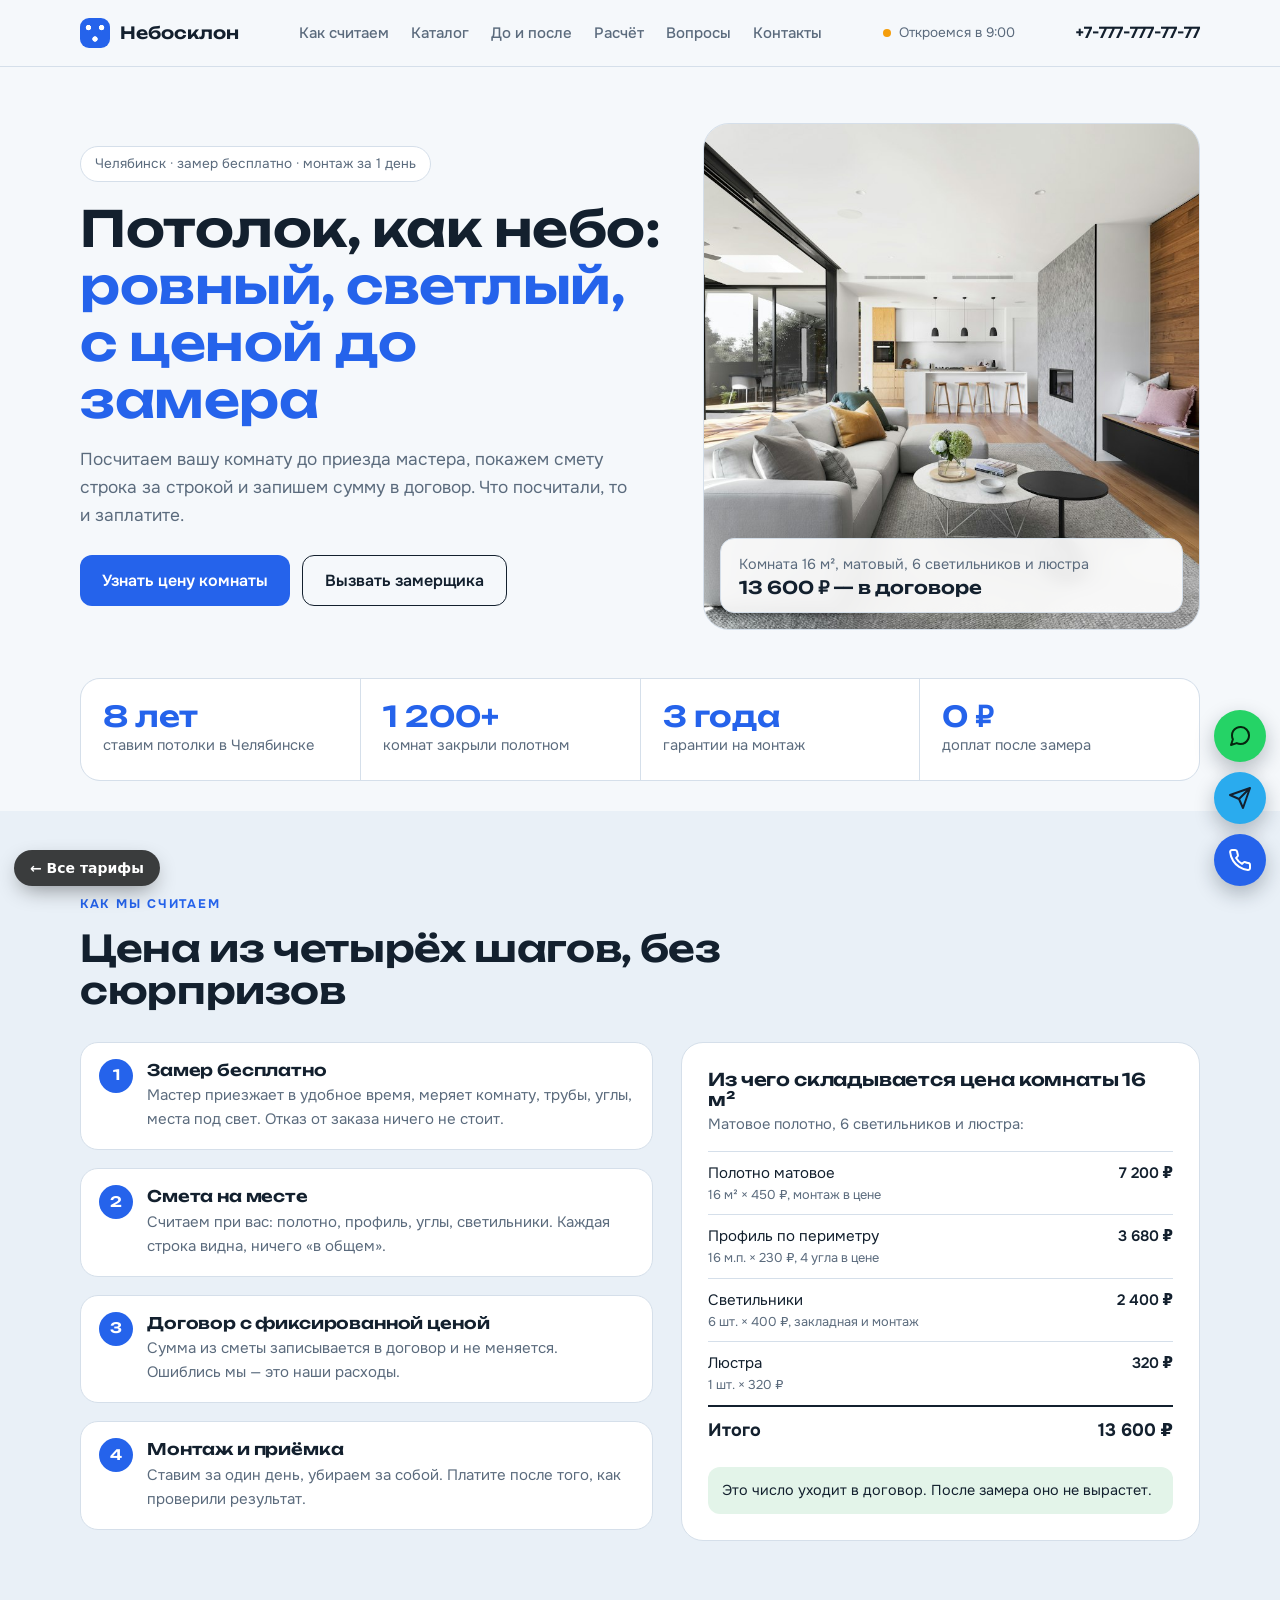
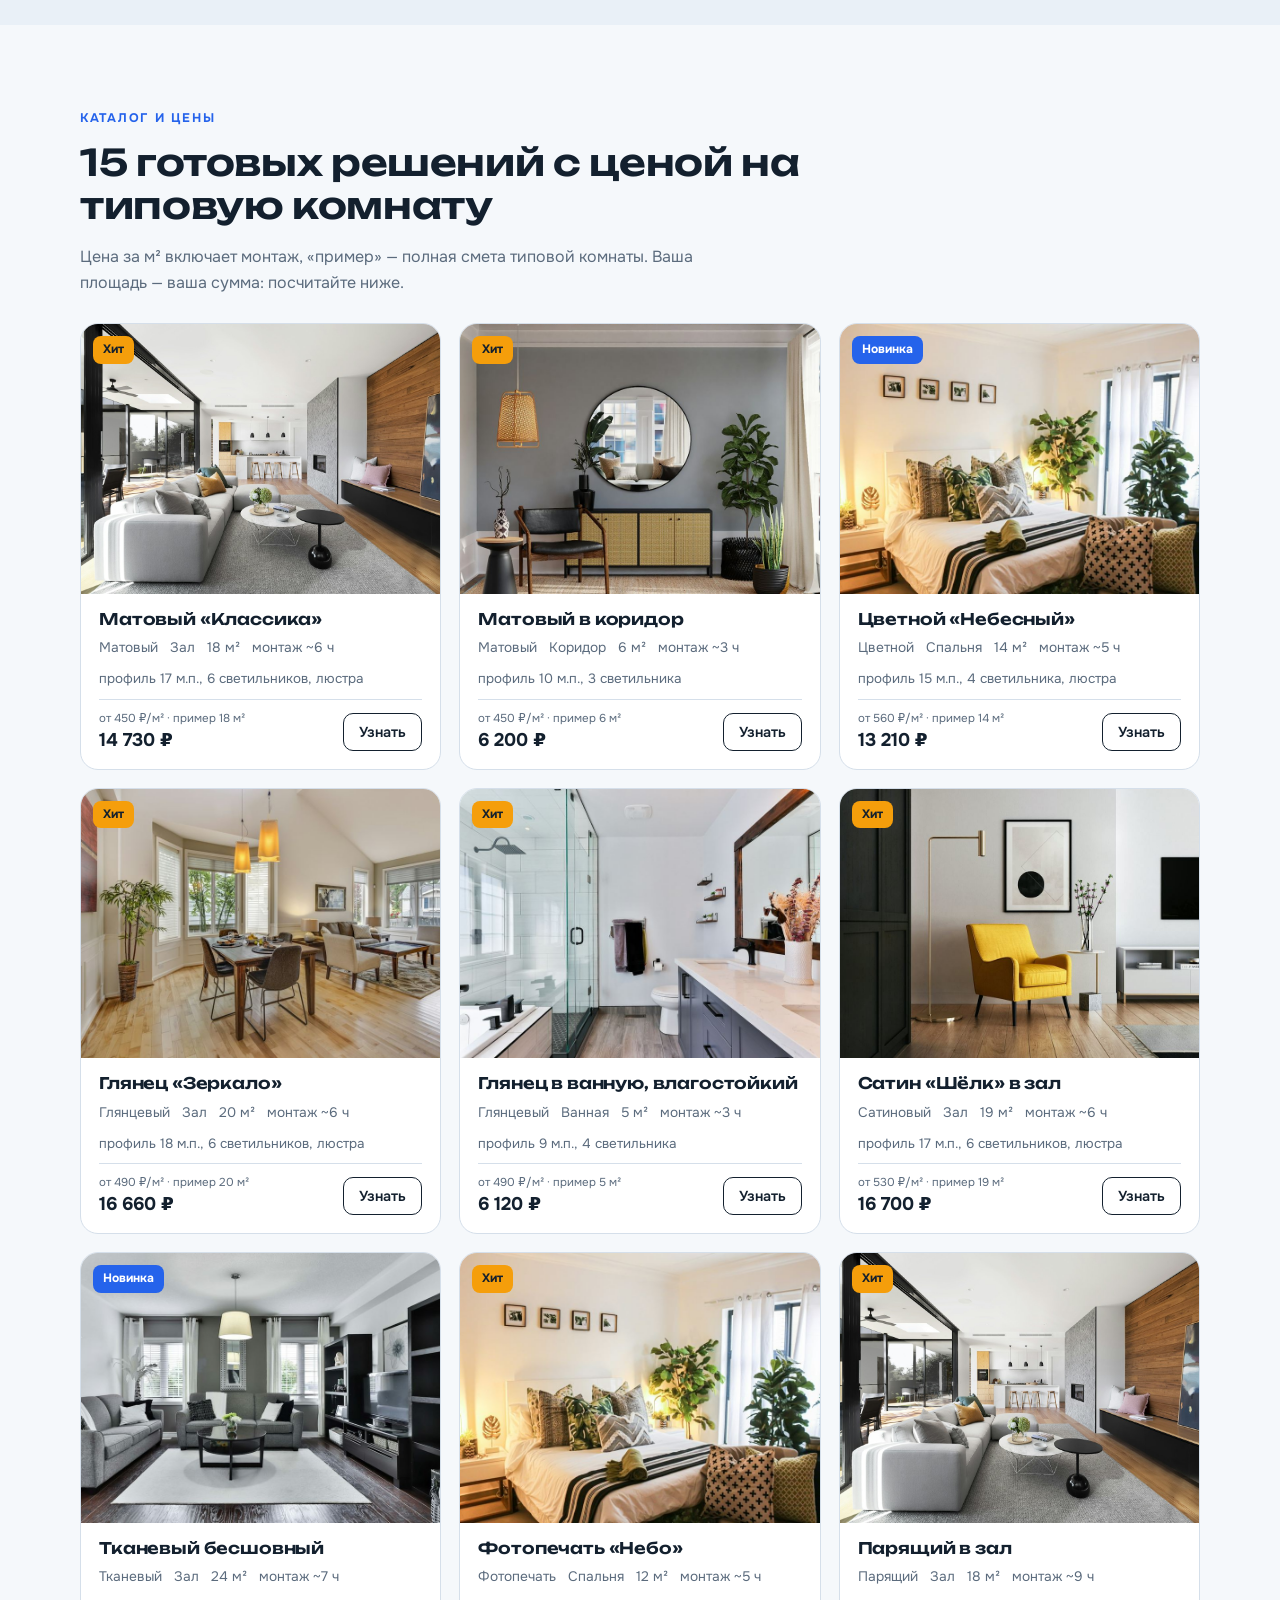
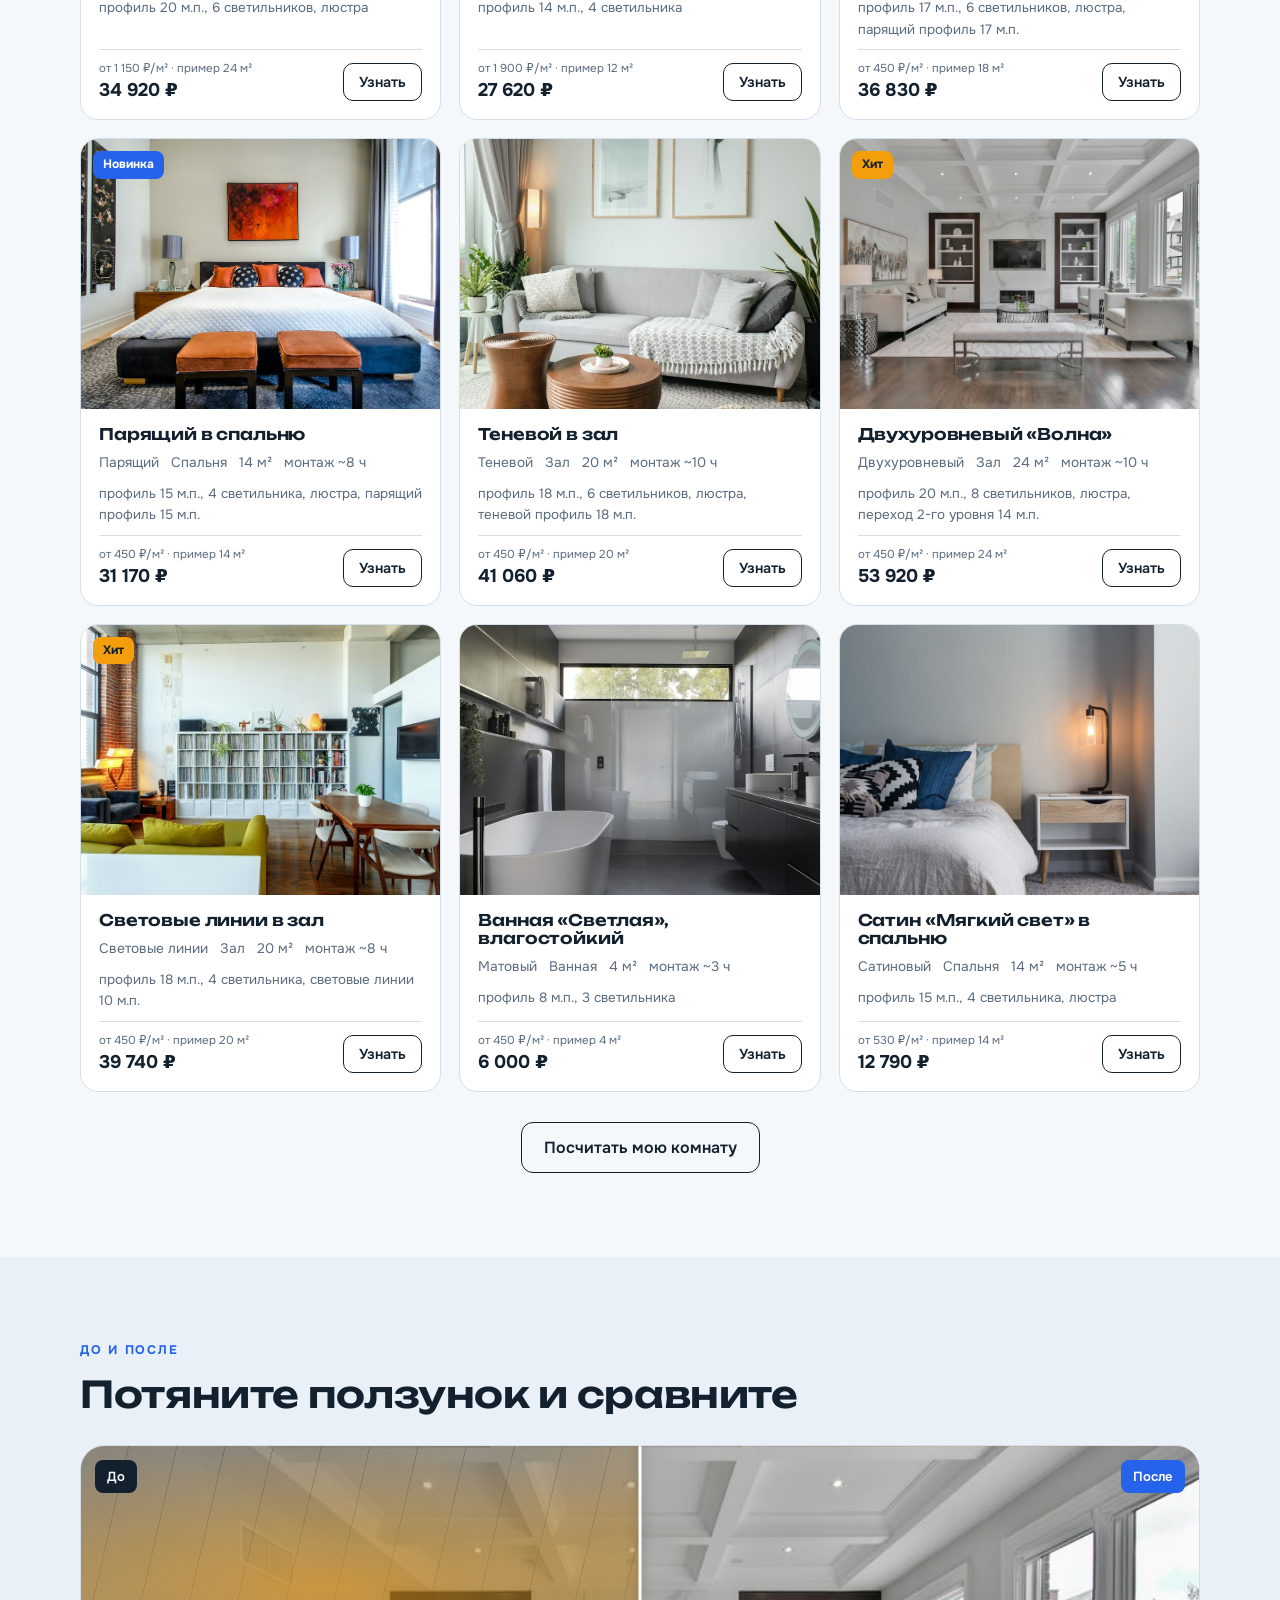
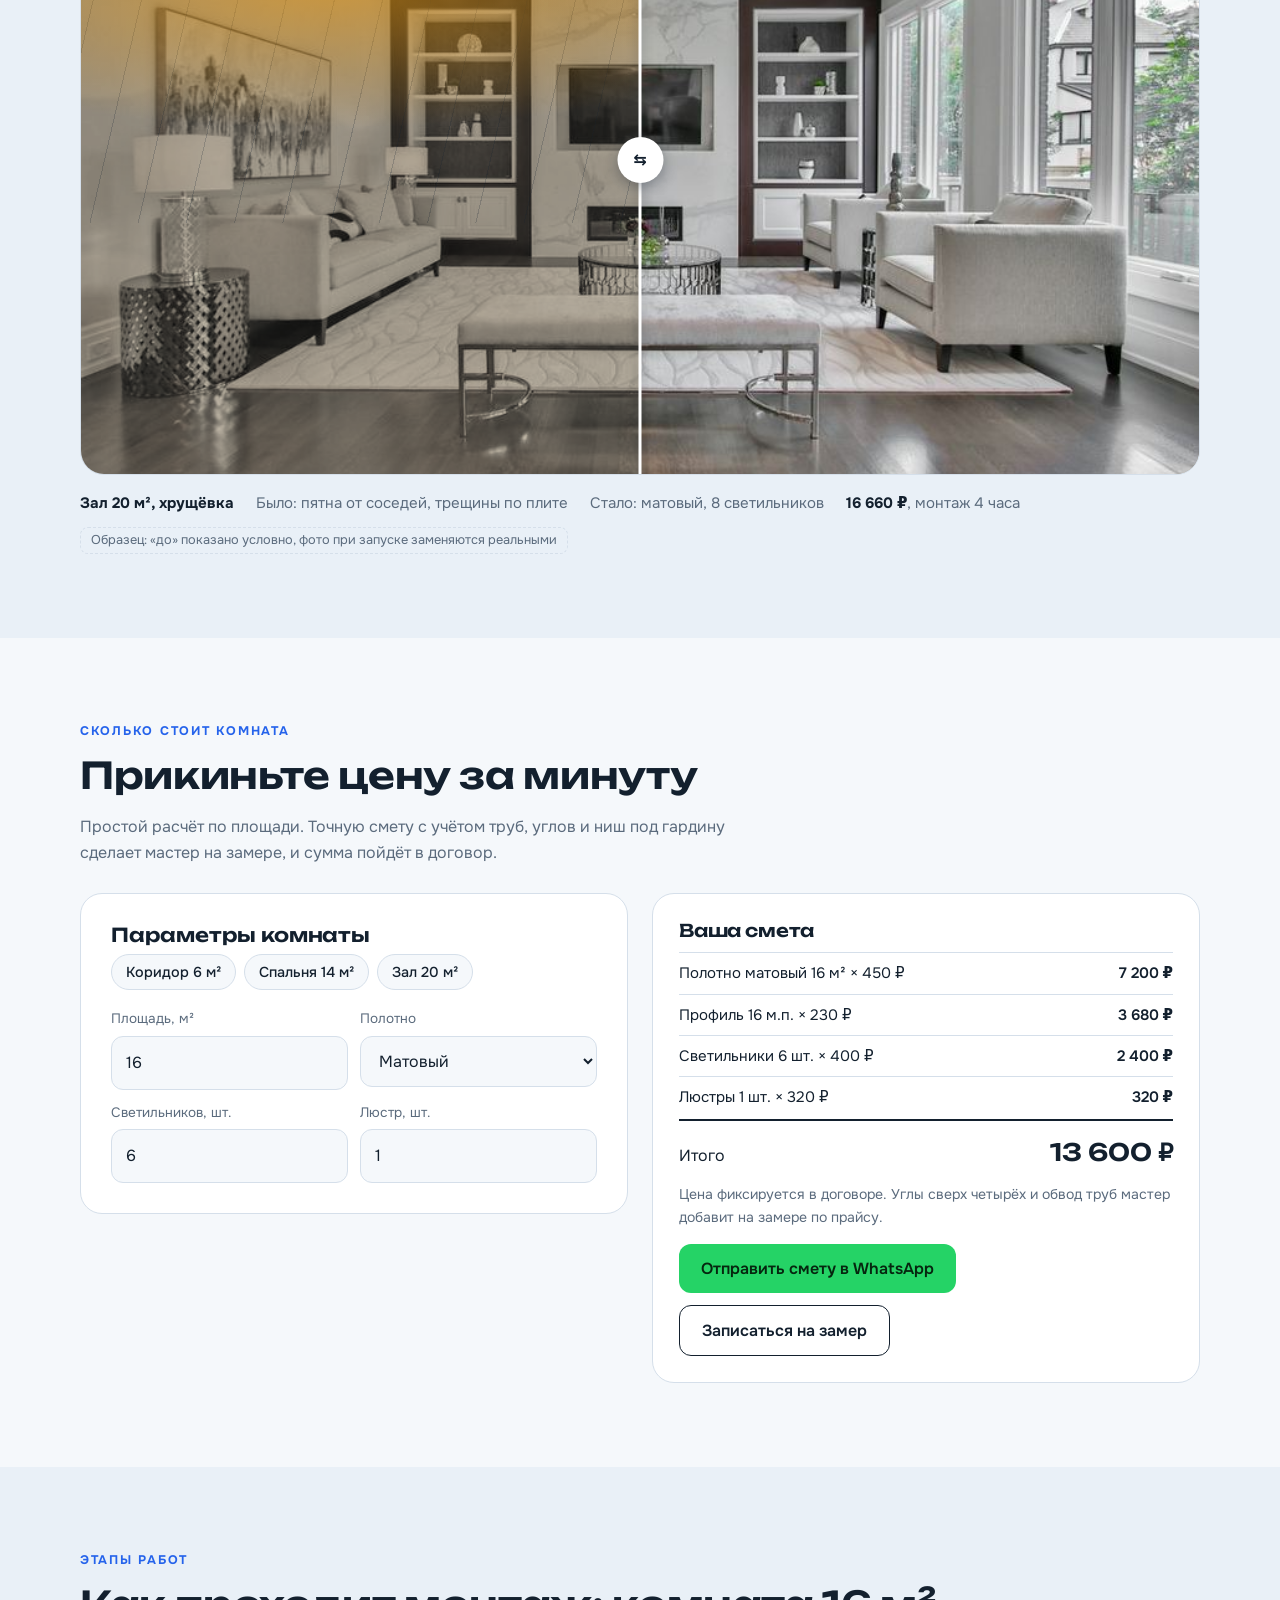
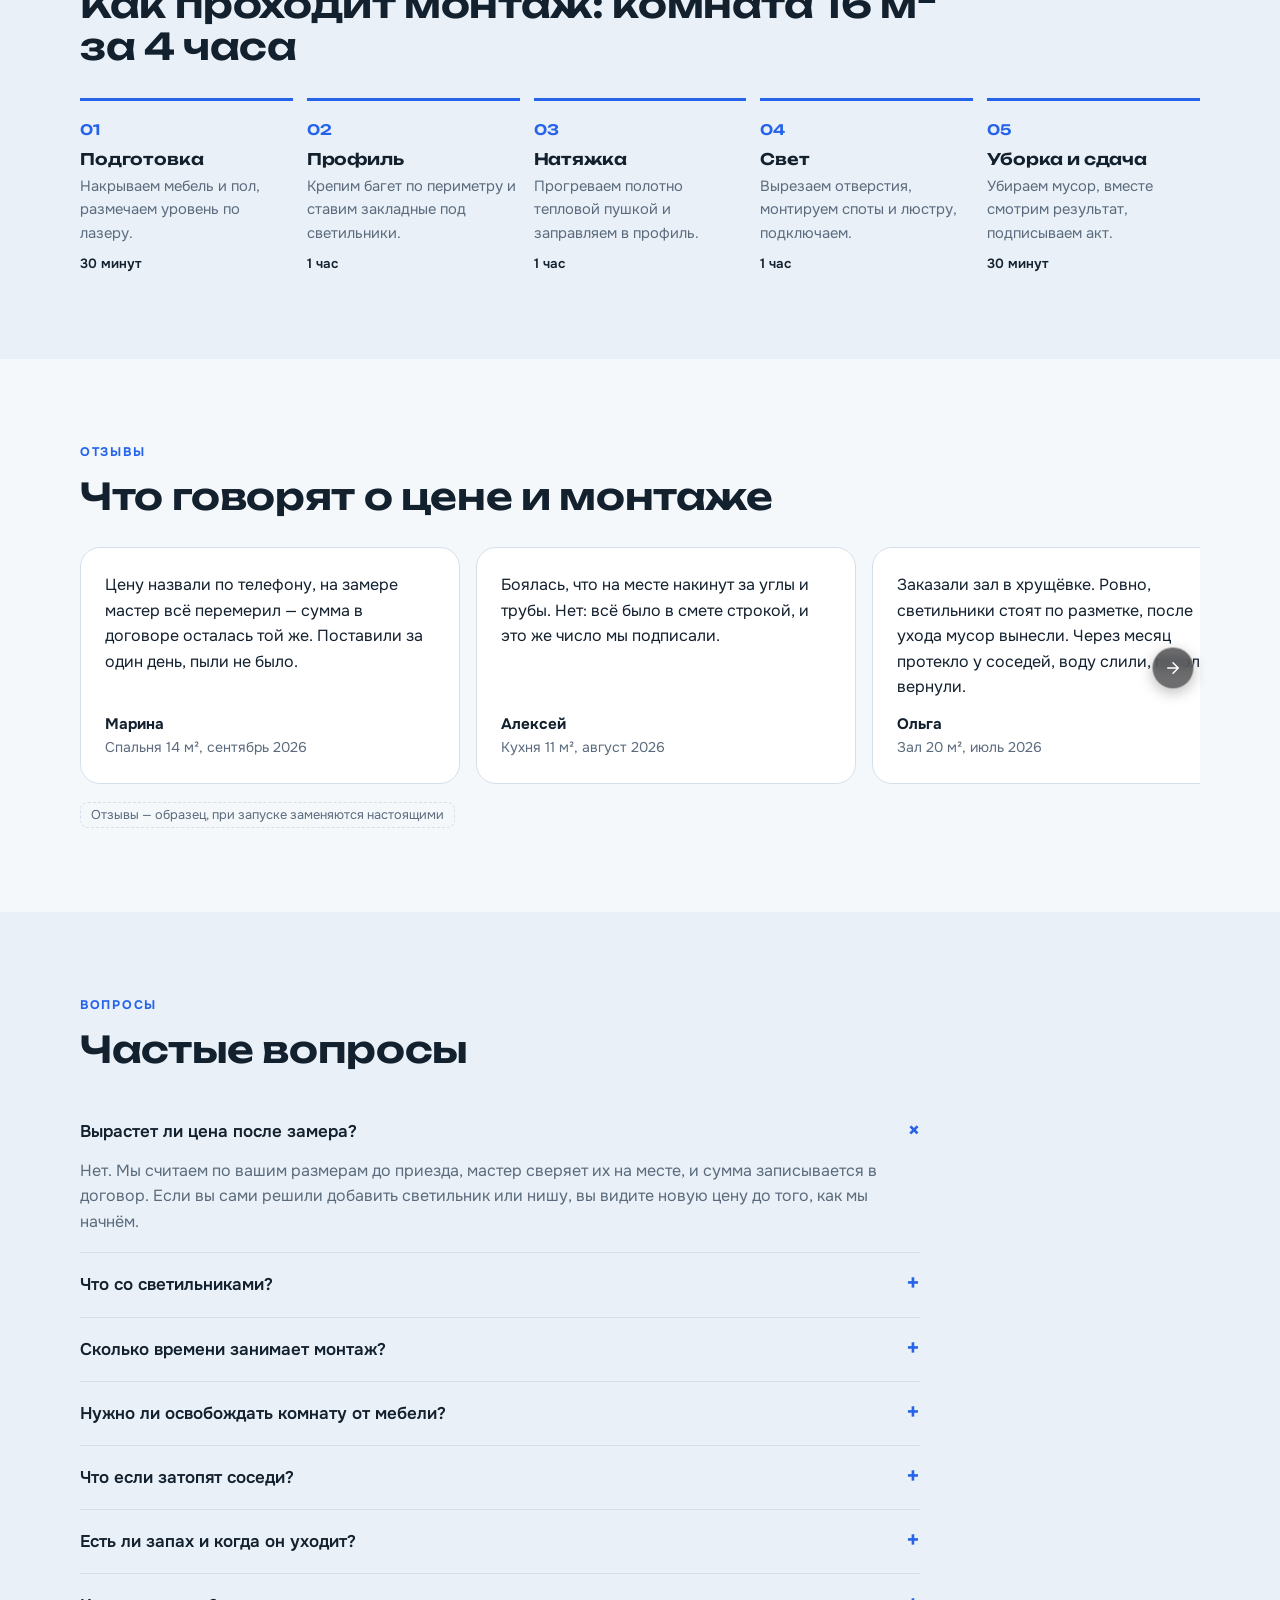
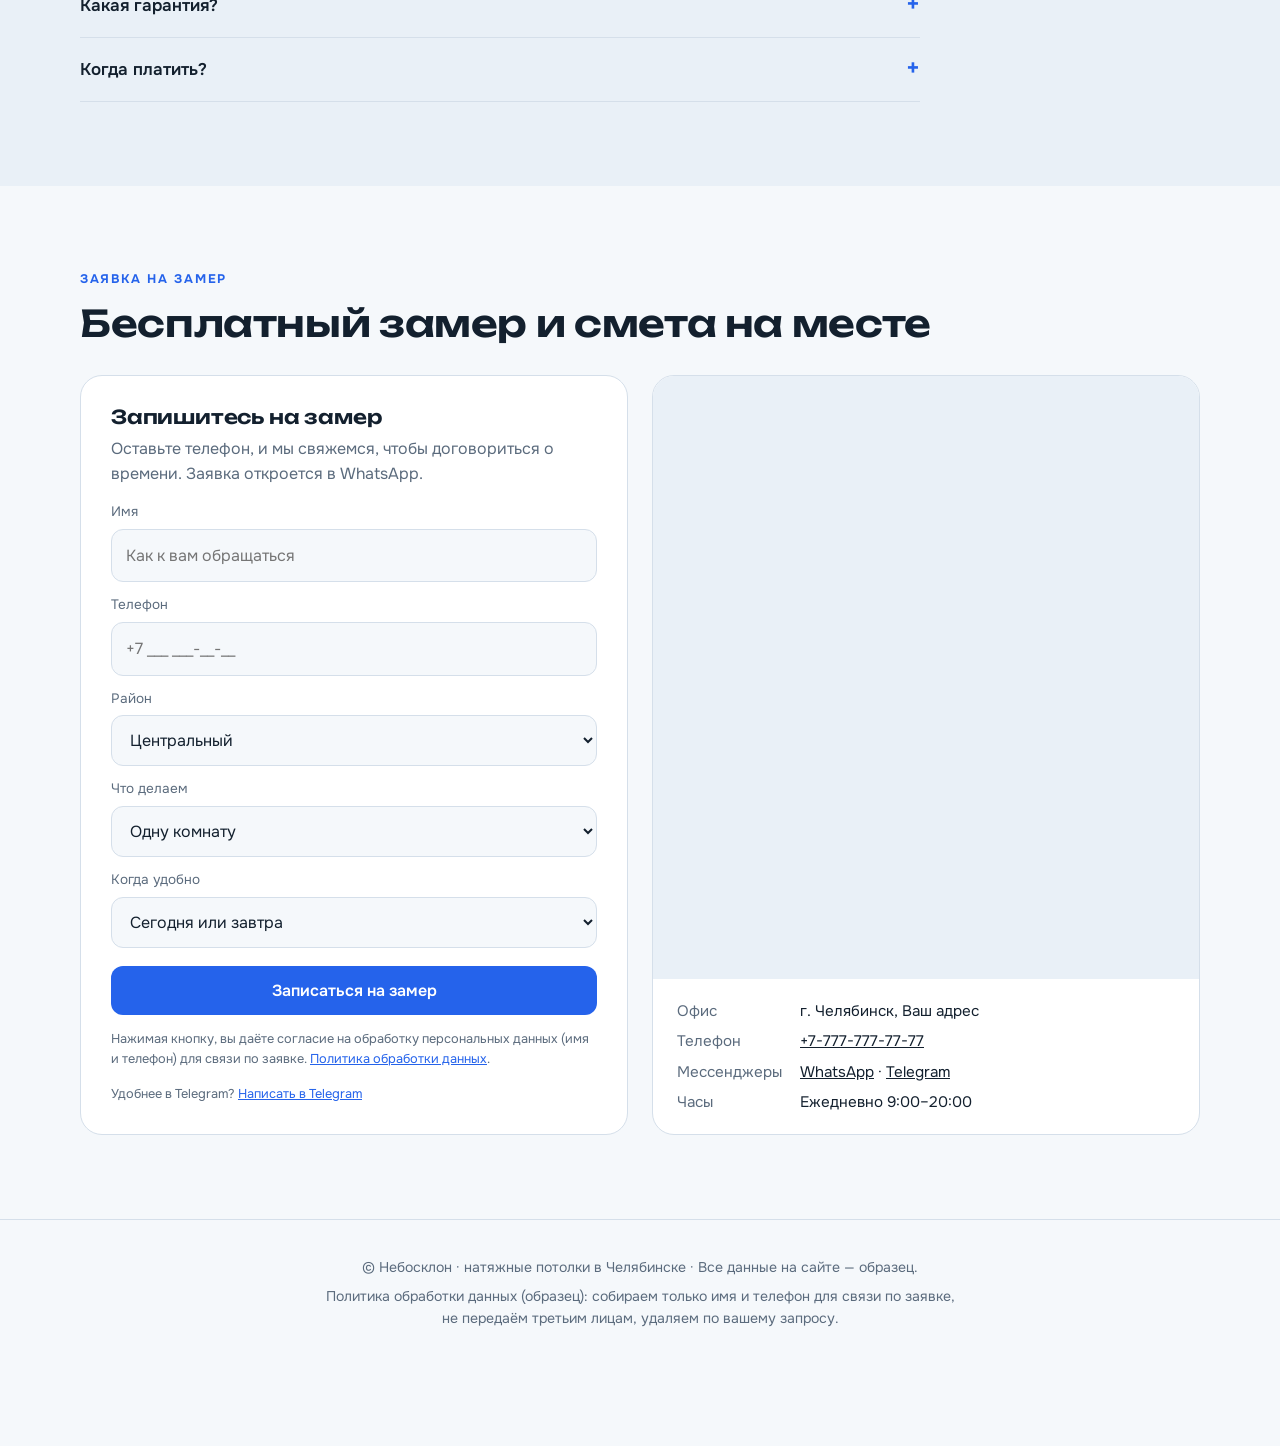
<file: 2-vitrina/index.html>
<!DOCTYPE html>
<html lang="ru">
<head>
<meta charset="UTF-8">
<meta name="viewport" content="width=device-width, initial-scale=1">
<meta name="robots" content="noindex, nofollow">
<title>Небосклон — натяжные потолки в Челябинске, цена до замера</title>
<meta name="description" content="Натяжные потолки в Челябинске: каталог с ценами, расчёт комнаты за минуту, замер бесплатно. Цена фиксируется в договоре и не растёт после замера.">
<meta property="og:type" content="website">
<meta property="og:title" content="Небосклон — натяжные потолки в Челябинске, цена до замера">
<meta property="og:description" content="Натяжные потолки в Челябинске: каталог с ценами, расчёт комнаты за минуту, замер бесплатно. Цена фиксируется в договоре и не растёт после замера.">
<meta property="og:image" content="https://artemdobrovolskii1-bit.github.io/Natyazhnye-potolki/2-vitrina/img/1600607687939-ce8a6c25118c.jpg">
<link href="fonts/fonts.css" rel="stylesheet">
<!-- Яндекс Метрика: вставьте сюда код счётчика клиента -->
<style>

:root{--bg:#F5F8FB;--bg2:#E9F0F7;--card:#FFFFFF;--ink:#13202E;--mute:#5B6B7D;--acc:#2563EB;--acc-ink:#FFFFFF;--line:#D5DFEA;--ok:#16A34A;--warn:#F59E0B;--wa:#25D366;--wa-ink:#06260F;--tg:#2AABEE}
*{box-sizing:border-box}
html{scroll-behavior:smooth}
body{margin:0;background:var(--bg);color:var(--ink);font:16px/1.6 Onest,system-ui,sans-serif;overflow-x:hidden}
a{color:inherit}
img{max-width:100%}
h1,h2,h3{font-family:Unbounded,Onest,sans-serif;font-weight:600;line-height:1.15;margin:0;letter-spacing:-.01em;overflow-wrap:break-word}
.wr{max-width:1160px;margin:0 auto;padding:0 20px}
.nav{position:sticky;top:0;z-index:20;background:color-mix(in srgb,var(--bg) 90%,transparent);backdrop-filter:blur(10px);-webkit-backdrop-filter:blur(10px);border-bottom:1px solid var(--line)}
.nav .wr{display:flex;align-items:center;justify-content:space-between;height:66px;gap:14px}
.logo{font-family:Unbounded,sans-serif;font-weight:600;text-decoration:none;display:flex;align-items:center;gap:10px;white-space:nowrap;font-size:1.05rem}
.logo i{width:30px;height:30px;border-radius:9px;display:block;flex:none;background:radial-gradient(circle at 28% 32%,var(--acc-ink) 0 2.4px,transparent 3px),radial-gradient(circle at 72% 32%,var(--acc-ink) 0 2.4px,transparent 3px),radial-gradient(circle at 50% 70%,var(--acc-ink) 0 2.4px,transparent 3px),var(--acc)}
.nav ul{display:flex;gap:22px;list-style:none;margin:0;padding:0;font-weight:500;font-size:.94rem}
.nav ul a{text-decoration:none;color:var(--mute)}.nav ul a:hover{color:var(--ink)}
.tel{font-weight:700;text-decoration:none;white-space:nowrap}
.open{display:inline-flex;align-items:center;gap:8px;font-size:.85rem;color:var(--mute);white-space:nowrap}
.open b{width:8px;height:8px;border-radius:50%;background:var(--ok);box-shadow:0 0 0 0 color-mix(in srgb,var(--ok) 55%,transparent);animation:pulse 2s infinite}
.open.closed b{background:var(--warn);animation:none}
@keyframes pulse{70%{box-shadow:0 0 0 9px transparent}100%{box-shadow:0 0 0 0 transparent}}
.btn{display:inline-flex;align-items:center;justify-content:center;gap:8px;padding:14px 22px;border-radius:12px;font:600 1rem Onest,sans-serif;text-decoration:none;background:var(--acc);color:var(--acc-ink);border:0;cursor:pointer;transition:transform .2s,box-shadow .2s}
.btn:hover{transform:translateY(-2px);box-shadow:0 10px 24px -10px var(--acc)}
.btn:focus-visible,a:focus-visible,input:focus-visible,select:focus-visible,summary:focus-visible{outline:3px solid color-mix(in srgb,var(--acc) 55%,transparent);outline-offset:2px}
.btn.ghost{background:transparent;color:var(--ink);border:1.5px solid var(--ink)}
.btn.wa{background:var(--wa);color:var(--wa-ink)}
.btn.tg{background:var(--tg);color:var(--ink)}
.btn.sm{padding:9px 15px;font-size:.9rem;border-radius:10px}
.btn.block{width:100%}
.btns{display:flex;flex-wrap:wrap;gap:12px}
.chip{display:inline-block;border:1px solid var(--line);background:var(--card);border-radius:999px;padding:6px 14px;font-size:.85rem;color:var(--mute)}
.kick{color:var(--acc);font-weight:700;font-size:.78rem;letter-spacing:.14em;text-transform:uppercase;margin-bottom:12px}
.sec{padding:84px 0}
.sec.alt{background:var(--bg2)}
h2{font-size:clamp(1.45rem,3.4vw,2.3rem);margin-bottom:30px;max-width:26ch}
.lead{color:var(--mute);max-width:62ch;margin:-12px 0 28px}
img.ph,div.ph{width:100%;height:100%;object-fit:cover;display:block;background:var(--bg2)}
div.ph svg{width:100%;height:100%;display:block}
.pic{position:relative;overflow:hidden;background:var(--bg2)}
.pic>.ph,.im>.ph{position:absolute;inset:0;width:100%;height:100%}
.faq{max-width:840px}
.faq details{border-bottom:1px solid var(--line);padding:18px 0}
.faq summary{cursor:pointer;font-weight:600;font-size:1.06rem;list-style:none;display:flex;justify-content:space-between;gap:20px}
.faq summary::-webkit-details-marker{display:none}
.faq summary:after{content:"+";color:var(--acc);font-size:1.5rem;line-height:1;transition:transform .3s;flex:none}
.faq details[open] summary:after{transform:rotate(45deg)}
.faq p{color:var(--mute);margin:12px 0 0}
.form{background:var(--card);border:1px solid var(--line);border-radius:22px;padding:30px}
.form h3{font-size:1.2rem;margin-bottom:8px}
.form p{color:var(--mute);margin:0 0 14px}
.form label{display:block;font-size:.85rem;color:var(--mute);margin:12px 0 6px}
.form input,.form select{width:100%;padding:13px 14px;border-radius:12px;border:1px solid var(--line);background:var(--bg);color:var(--ink);font:inherit}
.form .btn{width:100%;margin-top:18px}
.form .ok{display:none;margin-top:14px;color:var(--ok);font-weight:700}
.form .consent{font-size:.8rem;color:var(--mute);margin:14px 0 0}
.form .consent a{color:var(--acc)}
.map{border-radius:22px;overflow:hidden;border:1px solid var(--line);display:flex;flex-direction:column;background:var(--card);min-height:360px}
.map iframe{flex:1;border:0;width:100%;min-height:240px;background:var(--bg2)}
.map dl{margin:0;padding:20px 24px;display:grid;grid-template-columns:auto 1fr;gap:6px 18px;font-size:.95rem}
.map dt{color:var(--mute)}.map dd{margin:0}
.kt{display:grid;grid-template-columns:1fr 1fr;gap:24px}
.kt>*{min-width:0}
footer{border-top:1px solid var(--line);padding:30px 20px 110px;text-align:center;color:var(--mute);font-size:.88rem}
footer p{margin:6px auto;max-width:70ch}
.float{position:fixed;right:14px;bottom:14px;display:flex;flex-direction:column;gap:10px;z-index:30}
.float a{width:52px;height:52px;border-radius:50%;display:grid;place-items:center;text-decoration:none;box-shadow:0 8px 20px color-mix(in srgb,var(--ink) 28%,transparent)}
.float a.wa{background:var(--wa);color:var(--wa-ink)}.float a.tg{background:var(--tg);color:var(--ink)}.float a.ph2{background:var(--acc);color:var(--acc-ink)}
.float svg{width:24px;height:24px;fill:none;stroke:currentColor;stroke-width:2;stroke-linecap:round;stroke-linejoin:round}
.js .rv{opacity:0;transform:translateY(24px);transition:opacity .7s,transform .7s cubic-bezier(.2,.8,.2,1)}
.js .rv.in{opacity:1;transform:none}
@media(prefers-reduced-motion:reduce){.js .rv{opacity:1;transform:none;transition:none}html{scroll-behavior:auto}.open b{animation:none}.btn,.btn:hover{transition:none;transform:none}}
@media(max-width:980px){.nav ul{display:none}}
@media(max-width:760px){.sec{padding:60px 0}.kt{grid-template-columns:1fr}.nav .open span{display:none}.form{padding:22px}}
@media(max-width:380px){.logo{font-size:.95rem}.tel{font-size:.9rem}}

.cat{display:grid;grid-template-columns:repeat(3,1fr);gap:18px}
.card{background:var(--card);border:1px solid var(--line);border-radius:18px;overflow:hidden;display:flex;flex-direction:column;transition:transform .3s,box-shadow .3s}
.card:hover{transform:translateY(-4px);box-shadow:0 18px 36px -22px var(--ink)}
.card .im{aspect-ratio:4/3;position:relative;overflow:hidden;background:var(--bg2)}
.card .lbls{position:absolute;top:12px;left:12px;display:flex;gap:6px;flex-wrap:wrap}
.card .lbl{background:var(--warn);color:var(--ink);font-weight:700;font-size:.76rem;padding:4px 10px;border-radius:8px}
.card .lbl.nw{background:var(--acc);color:var(--acc-ink)}
.card .lbl.sl{background:var(--ink);color:var(--bg)}
.card .bd{padding:16px 18px 18px;display:flex;flex-direction:column;gap:9px;flex:1}
.card h3{font-size:1rem}
.card .sp{display:flex;flex-wrap:wrap;gap:4px 12px;color:var(--mute);font-size:.86rem}
.card .inc{margin:0;color:var(--mute);font-size:.84rem}
.card .ft{display:flex;align-items:flex-end;justify-content:space-between;gap:10px;margin-top:auto;padding-top:12px;border-top:1px solid var(--line)}
.card .ft b{font-size:1.15rem;display:block;line-height:1.2}
.card .ft b s{font-weight:500;color:var(--mute);font-size:.85rem}
.card .ft small{display:block;color:var(--mute);font-size:.72rem;line-height:1.3;margin-bottom:2px}
.card .acts{display:flex;gap:6px;flex-wrap:wrap;justify-content:flex-end}
@media(max-width:980px){.cat{grid-template-columns:1fr 1fr}}
@media(max-width:620px){.cat{grid-template-columns:1fr}}

.hero{padding:56px 0 30px}
.hero-g{display:grid;grid-template-columns:1.08fr .92fr;gap:40px;align-items:center}
.hero h1{font-size:clamp(1.65rem,4.6vw,3.1rem);margin:18px 0 18px}
.hero h1 em{font-style:normal;color:var(--acc)}
.hero p{color:var(--mute);font-size:1.08rem;max-width:50ch;margin:0 0 26px}
.hero-pic{border-radius:26px;aspect-ratio:1/1.02;border:1px solid var(--line)}
.hero-pic .badge{position:absolute;left:16px;right:16px;bottom:16px;background:color-mix(in srgb,var(--card) 92%,transparent);backdrop-filter:blur(6px);-webkit-backdrop-filter:blur(6px);padding:14px 18px;border-radius:14px;font-size:.9rem;color:var(--mute);border:1px solid var(--line)}
.hero-pic .badge b{display:block;font-family:Unbounded,sans-serif;color:var(--ink);font-size:1.1rem;font-weight:600;line-height:1.25}
.stats{display:grid;grid-template-columns:repeat(4,1fr);gap:1px;background:var(--line);border:1px solid var(--line);border-radius:20px;overflow:hidden;margin-top:48px}
.stats div{background:var(--card);padding:22px}
.stats b{font-family:Unbounded,sans-serif;font-weight:600;font-size:1.8rem;color:var(--acc);display:block;line-height:1.1}
.stats span{color:var(--mute);font-size:.92rem}
.how>*,.calc>*{min-width:0}
.how{display:grid;grid-template-columns:1.05fr .95fr;gap:28px;align-items:start}
.steps{display:grid;gap:18px;counter-reset:s}
.steps div{background:var(--card);border:1px solid var(--line);border-radius:18px;padding:18px 20px 18px 66px;position:relative}
.steps div:before{counter-increment:s;content:counter(s);position:absolute;left:18px;top:16px;width:34px;height:34px;border-radius:50%;background:var(--acc);color:var(--acc-ink);display:grid;place-items:center;font-family:Unbounded,sans-serif;font-weight:600;font-size:.9rem}
.steps h3{font-size:1rem;margin-bottom:4px}
.steps p{margin:0;color:var(--mute);font-size:.94rem}
.est{background:var(--card);border:1px solid var(--line);border-radius:22px;padding:26px}
.est h3{font-size:1.1rem;margin-bottom:4px}
.est>p{margin:0 0 14px;color:var(--mute);font-size:.92rem}
.est table{width:100%;border-collapse:collapse;font-size:.94rem}
.est td{padding:9px 0;border-top:1px solid var(--line);vertical-align:top}
.est td small{display:block;color:var(--mute);font-size:.8rem}
.est td:last-child{text-align:right;white-space:nowrap;font-weight:600;padding-left:12px}
.est tr.t td{border-top:2px solid var(--ink);font-size:1.12rem;font-weight:700}
.est .seal{margin-top:14px;padding:12px 14px;border-radius:12px;background:color-mix(in srgb,var(--ok) 12%,var(--card));color:var(--ink);font-size:.9rem}
.more{text-align:center;margin-top:30px}
.ba{position:relative;aspect-ratio:16/9;border-radius:24px;overflow:hidden;border:1px solid var(--line);user-select:none;touch-action:pan-y;background:var(--bg2)}
.ba .l{position:absolute;inset:0}
.ba .l.top{clip-path:inset(0 0 0 50%)}
.ba .before .ph{filter:grayscale(.6) sepia(.4) contrast(.85) brightness(.82)}
.ba .before:after{content:"";position:absolute;inset:0 0 40% 0;pointer-events:none;background:radial-gradient(ellipse at 22% 38%,color-mix(in srgb,var(--warn) 55%,transparent),transparent 42%),radial-gradient(ellipse at 74% 22%,color-mix(in srgb,var(--warn) 40%,transparent),transparent 38%),repeating-linear-gradient(103deg,transparent 0 46px,color-mix(in srgb,var(--ink) 20%,transparent) 46px 47px)}
.ba .knob{position:absolute;top:0;bottom:0;left:50%;width:3px;background:var(--card);transform:translateX(-50%);box-shadow:0 0 12px color-mix(in srgb,var(--ink) 40%,transparent);pointer-events:none}
.ba .knob:after{content:"\21C6";position:absolute;top:50%;left:50%;transform:translate(-50%,-50%);width:46px;height:46px;border-radius:50%;background:var(--card);color:var(--ink);display:grid;place-items:center;font-weight:700;box-shadow:0 4px 14px color-mix(in srgb,var(--ink) 35%,transparent)}
.ba .tg{position:absolute;top:14px;padding:6px 12px;border-radius:8px;background:var(--ink);color:var(--bg);font-weight:600;font-size:.82rem;pointer-events:none}
.ba .tg.a{left:14px}.ba .tg.b{right:14px;background:var(--acc);color:var(--acc-ink)}
.ba input{position:absolute;inset:0;width:100%;height:100%;opacity:0;cursor:ew-resize;margin:0}
.case{display:flex;flex-wrap:wrap;gap:8px 22px;margin-top:16px;color:var(--mute);font-size:.94rem}
.case b{color:var(--ink)}
.calc{display:grid;grid-template-columns:1fr 1fr;gap:24px;align-items:start}
.calc .form{margin:0}
.pre{display:flex;flex-wrap:wrap;gap:8px;margin-bottom:6px}
.pre button{border:1px solid var(--line);background:var(--bg);color:var(--ink);border-radius:999px;padding:8px 14px;font:500 .9rem Onest,sans-serif;cursor:pointer}
.pre button:hover{border-color:var(--acc)}
.row2{display:grid;grid-template-columns:1fr 1fr;gap:0 12px}
.res{background:var(--card);border:1px solid var(--line);border-radius:22px;padding:26px}
.res h3{font-size:1.1rem;margin-bottom:12px}
.res table{width:100%;border-collapse:collapse;font-size:.94rem}
.res td{padding:8px 0;border-top:1px solid var(--line)}
.res td:last-child{text-align:right;white-space:nowrap;font-weight:600;padding-left:10px}
.res .tot{display:flex;justify-content:space-between;align-items:baseline;gap:12px;border-top:2px solid var(--ink);margin-top:2px;padding-top:12px}
.res .tot b{font-family:Unbounded,sans-serif;font-weight:600;font-size:1.5rem}
.res .hint{margin:12px 0 16px;color:var(--mute);font-size:.88rem}
.tl{list-style:none;margin:0;padding:0;display:grid;grid-template-columns:repeat(5,1fr);gap:14px;counter-reset:t}
.tl li{border-top:3px solid var(--acc);padding-top:16px}
.tl li:before{counter-increment:t;content:"0" counter(t);font-family:Unbounded,sans-serif;font-weight:600;color:var(--acc);font-size:.9rem}
.tl h3{font-size:1rem;margin:8px 0 6px}
.tl p{margin:0;color:var(--mute);font-size:.92rem}
.tl small{display:block;margin-top:8px;font-weight:600;color:var(--ink)}
.rvs{display:grid;grid-auto-flow:column;grid-auto-columns:min(380px,86%);gap:16px;overflow-x:auto;scroll-snap-type:x mandatory;padding-bottom:6px;scrollbar-width:thin}
.rvs blockquote{margin:0;scroll-snap-align:start;background:var(--card);border:1px solid var(--line);border-radius:20px;padding:24px;display:flex;flex-direction:column;gap:12px}
.rvs p{margin:0}
.rvs footer{all:unset;display:block;color:var(--mute);font-size:.88rem;margin-top:auto}
.rvs footer b{color:var(--ink);display:block;font-size:.95rem}
.demo{display:inline-block;margin-top:12px;font-size:.8rem;color:var(--mute);border:1px dashed var(--line);border-radius:8px;padding:2px 10px}
@media(max-width:980px){.stats{grid-template-columns:1fr 1fr}.how,.calc{grid-template-columns:1fr}.tl{grid-template-columns:1fr 1fr}}
@media(max-width:760px){.hero{padding-top:26px}.hero-g{grid-template-columns:1fr;gap:24px}.hero-pic{aspect-ratio:4/3.2}.btns .btn{flex:1 1 auto}.ba{aspect-ratio:4/3}}
@media(max-width:480px){.tl{grid-template-columns:1fr}.row2{grid-template-columns:1fr}.stats b{font-size:1.5rem}}
</style>
</head>
<body><a href="../index.html" class="tarify-back" aria-label="Вернуться ко всем тарифам" style="position:fixed;left:14px;bottom:calc(14px + env(safe-area-inset-bottom,0px));z-index:2147483000;display:inline-flex;align-items:center;gap:6px;padding:11px 16px;border-radius:999px;background:rgba(20,20,20,.82);color:#fff;font:600 14px/1 system-ui,-apple-system,'Segoe UI',Roboto,sans-serif;text-decoration:none;box-shadow:0 8px 22px -6px rgba(0,0,0,.45);-webkit-backdrop-filter:blur(6px);backdrop-filter:blur(6px)">← Все тарифы</a><script data-fp>(function(){try{var k="fp:"+location.pathname.split("/")[1],q=/[?&]from=portfolio(&|$)/.test(location.search);if(q)sessionStorage.setItem(k,"1");if(q||sessionStorage.getItem(k)){var b=document.querySelector(".tarify-back");if(b)b.style.display="none"}}catch(e){}})();</script>

<header class="nav"><div class="wr">
  <a class="logo" href="#top"><i></i>Небосклон</a>
  <nav aria-label="Разделы сайта"><ul>
    <li><a href="#kak">Как считаем</a></li><li><a href="#katalog">Каталог</a></li><li><a href="#do-posle">До и после</a></li><li><a href="#raschet">Расчёт</a></li><li><a href="#faq">Вопросы</a></li><li><a href="#kontakty">Контакты</a></li>
  </ul></nav>
  <span class="open" id="open"><b></b><span>Открыто сейчас</span></span>
  <a class="tel" href="tel:+77777777777">+7-777-777-77-77</a>
</div></header>

<main>
<section class="hero" id="top"><div class="wr">
  <div class="hero-g">
    <div>
      <span class="chip">Челябинск · замер бесплатно · монтаж за 1 день</span>
      <h1>Потолок, как небо: <em>ровный, светлый, с ценой до замера</em></h1>
      <p>Посчитаем вашу комнату до приезда мастера, покажем смету строка за строкой и запишем сумму в договор. Что посчитали, то и заплатите.</p>
      <div class="btns"><a class="btn" href="#raschet">Узнать цену комнаты</a><a class="btn ghost" href="#kontakty">Вызвать замерщика</a></div>
    </div>
    <div class="hero-pic pic" data-photo="1600607687939-ce8a6c25118c" data-w="1000" data-eager data-sizes="(max-width:760px) 100vw, 520px" data-alt="Гостиная с натяжным потолком и встроенными светильниками" data-room='{}'>
      <div class="badge">Комната 16 м², матовый, 6 светильников и люстра<b>13 600 ₽ — в договоре</b></div>
    </div>
  </div>
  <div class="stats rv">
    <div><b data-count="8" data-suf=" лет">0</b><span>ставим потолки в Челябинске</span></div>
    <div><b data-count="1200" data-suf="+">0</b><span>комнат закрыли полотном</span></div>
    <div><b data-count="3" data-suf=" года">0</b><span>гарантии на монтаж</span></div>
    <div><b data-count="0" data-suf=" ₽">0</b><span>доплат после замера</span></div>
  </div>
</div></section>

<section class="sec alt" id="kak"><div class="wr">
  <div class="kick rv">Как мы считаем</div>
  <h2 class="rv">Цена из четырёх шагов, без сюрпризов</h2>
  <div class="how">
    <div class="steps">
      <div class="rv"><h3>Замер бесплатно</h3><p>Мастер приезжает в удобное время, меряет комнату, трубы, углы, места под свет. Отказ от заказа ничего не стоит.</p></div>
      <div class="rv"><h3>Смета на месте</h3><p>Считаем при вас: полотно, профиль, углы, светильники. Каждая строка видна, ничего «в общем».</p></div>
      <div class="rv"><h3>Договор с фиксированной ценой</h3><p>Сумма из сметы записывается в договор и не меняется. Ошиблись мы — это наши расходы.</p></div>
      <div class="rv"><h3>Монтаж и приёмка</h3><p>Ставим за один день, убираем за собой. Платите после того, как проверили результат.</p></div>
    </div>
    <div class="est rv">
      <h3>Из чего складывается цена комнаты 16 м²</h3>
      <p>Матовое полотно, 6 светильников и люстра:</p>
      <table>
        <tr><td>Полотно матовое<small>16 м² × 450 ₽, монтаж в цене</small></td><td>7 200 ₽</td></tr>
        <tr><td>Профиль по периметру<small>16 м.п. × 230 ₽, 4 угла в цене</small></td><td>3 680 ₽</td></tr>
        <tr><td>Светильники<small>6 шт. × 400 ₽, закладная и монтаж</small></td><td>2 400 ₽</td></tr>
        <tr><td>Люстра<small>1 шт. × 320 ₽</small></td><td>320 ₽</td></tr>
        <tr class="t"><td>Итого</td><td>13 600 ₽</td></tr>
      </table>
      <div class="seal">Это число уходит в договор. После замера оно не вырастет.</div>
    </div>
  </div>
</div></section>

<section class="sec" id="katalog"><div class="wr">
  <div class="kick rv">Каталог и цены</div>
  <h2 class="rv">15 готовых решений с ценой на типовую комнату</h2>
  <p class="lead rv">Цена за м² включает монтаж, «пример» — полная смета типовой комнаты. Ваша площадь — ваша сумма: посчитайте ниже.</p>
  <div class="cat" id="cat"></div>
  <div class="more rv"><a class="btn ghost" href="#raschet">Посчитать мою комнату</a></div>
</div></section>

<section class="sec alt" id="do-posle"><div class="wr">
  <div class="kick rv">До и после</div>
  <h2 class="rv">Потяните ползунок и сравните</h2>
  <div class="ba rv">
    <div class="l before" data-photo="1598928506311-c55ded91a20c" data-w="1400" data-sizes="100vw" data-alt="Потолок до монтажа: пятна и трещины (условная иллюстрация)" data-room='{}'></div>
    <div class="l top" id="baTop" data-photo="1598928506311-c55ded91a20c" data-w="1400" data-sizes="100vw" data-alt="Потолок после монтажа: ровное полотно со светильниками" data-room='{}'></div>
    <div class="knob" id="baKnob"></div><span class="tg a">До</span><span class="tg b">После</span>
    <input type="range" min="0" max="100" value="50" id="baR" aria-label="Сравнить потолок до и после">
  </div>
  <div class="case rv"><span><b>Зал 20 м², хрущёвка</b></span><span>Было: пятна от соседей, трещины по плите</span><span>Стало: матовый, 8 светильников</span><span><b>16 660 ₽</b>, монтаж 4 часа</span></div>
  <span class="demo">Образец: «до» показано условно, фото при запуске заменяются реальными</span>
</div></section>

<section class="sec" id="raschet"><div class="wr">
  <div class="kick rv">Сколько стоит комната</div>
  <h2 class="rv">Прикиньте цену за минуту</h2>
  <p class="lead rv">Простой расчёт по площади. Точную смету с учётом труб, углов и ниш под гардину сделает мастер на замере, и сумма пойдёт в договор.</p>
  <div class="calc">
    <form class="form rv" id="calc" autocomplete="off">
      <h3>Параметры комнаты</h3>
      <div class="pre" role="group" aria-label="Готовые примеры"><button type="button" data-p="6,Матовый,3,0">Коридор 6 м²</button><button type="button" data-p="14,Сатиновый,4,1">Спальня 14 м²</button><button type="button" data-p="20,Матовый,8,1">Зал 20 м²</button></div>
      <div class="row2"><div><label for="c-area">Площадь, м²</label><input id="c-area" type="number" min="1" max="200" step="0.5" value="16" inputmode="decimal"></div>
      <div><label for="c-tex">Полотно</label><select id="c-tex"><option>Матовый</option><option>Глянцевый</option><option>Сатиновый</option></select></div></div>
      <div class="row2"><div><label for="c-sp">Светильников, шт.</label><input id="c-sp" type="number" min="0" max="60" value="6" inputmode="numeric"></div>
      <div><label for="c-ch">Люстр, шт.</label><input id="c-ch" type="number" min="0" max="10" value="1" inputmode="numeric"></div></div>
    </form>
    <div class="res rv" aria-live="polite">
      <h3>Ваша смета</h3>
      <table id="c-lines"></table>
      <div class="tot"><span>Итого</span><b id="c-total">0 ₽</b></div>
      <p class="hint" id="c-hint">Цена фиксируется в договоре.</p>
      <div class="btns"><a class="btn wa" id="c-wa" href="https://wa.me/77777777777?text=%D0%97%D0%B4%D1%80%D0%B0%D0%B2%D1%81%D1%82%D0%B2%D1%83%D0%B9%D1%82%D0%B5!%20%D0%A5%D0%BE%D1%87%D1%83%20%D1%80%D0%B0%D1%81%D1%81%D1%87%D0%B8%D1%82%D0%B0%D1%82%D1%8C%20%D0%BD%D0%B0%D1%82%D1%8F%D0%B6%D0%BD%D0%BE%D0%B9%20%D0%BF%D0%BE%D1%82%D0%BE%D0%BB%D0%BE%D0%BA" target="_blank" rel="noopener">Отправить смету в WhatsApp</a><a class="btn ghost" href="#kontakty">Записаться на замер</a></div>
    </div>
  </div>
</div></section>

<section class="sec alt" id="etapy"><div class="wr">
  <div class="kick rv">Этапы работ</div>
  <h2 class="rv">Как проходит монтаж: комната 16 м² за 4 часа</h2>
  <ol class="tl">
    <li class="rv"><h3>Подготовка</h3><p>Накрываем мебель и пол, размечаем уровень по лазеру.</p><small>30 минут</small></li>
    <li class="rv"><h3>Профиль</h3><p>Крепим багет по периметру и ставим закладные под светильники.</p><small>1 час</small></li>
    <li class="rv"><h3>Натяжка</h3><p>Прогреваем полотно тепловой пушкой и заправляем в профиль.</p><small>1 час</small></li>
    <li class="rv"><h3>Свет</h3><p>Вырезаем отверстия, монтируем споты и люстру, подключаем.</p><small>1 час</small></li>
    <li class="rv"><h3>Уборка и сдача</h3><p>Убираем мусор, вместе смотрим результат, подписываем акт.</p><small>30 минут</small></li>
  </ol>
</div></section>

<section class="sec" id="otzyvy"><div class="wr">
  <div class="kick rv">Отзывы</div>
  <h2 class="rv">Что говорят о цене и монтаже</h2>
  <div class="rvs rv">
    <blockquote><p>Цену назвали по телефону, на замере мастер всё перемерил — сумма в договоре осталась той же. Поставили за один день, пыли не было.</p><footer><b>Марина</b>Спальня 14 м², сентябрь 2026</footer></blockquote>
    <blockquote><p>Боялась, что на месте накинут за углы и трубы. Нет: всё было в смете строкой, и это же число мы подписали.</p><footer><b>Алексей</b>Кухня 11 м², август 2026</footer></blockquote>
    <blockquote><p>Заказали зал в хрущёвке. Ровно, светильники стоят по разметке, после ухода мусор вынесли. Через месяц протекло у соседей, воду слили, потолок вернули.</p><footer><b>Ольга</b>Зал 20 м², июль 2026</footer></blockquote>
  </div>
  <span class="demo">Отзывы — образец, при запуске заменяются настоящими</span>
</div></section>

<section class="sec alt" id="faq"><div class="wr">
  <div class="kick rv">Вопросы</div>
  <h2 class="rv">Частые вопросы</h2>
  <div class="faq rv">
    <details open><summary>Вырастет ли цена после замера?</summary><p>Нет. Мы считаем по вашим размерам до приезда, мастер сверяет их на месте, и сумма записывается в договор. Если вы сами решили добавить светильник или нишу, вы видите новую цену до того, как мы начнём.</p></details>
    <details><summary>Что со светильниками?</summary><p>Закладная под спот и монтаж стоят 400 ₽ за штуку, люстра 320 ₽. Светильники можно купить самим или взять у нас. Сколько ставить — подскажем на замере, чтобы в комнате не было тёмных углов.</p></details>
    <details><summary>Сколько времени занимает монтаж?</summary><p>Комната 16 м² — 3–4 часа, квартира целиком — 1–2 дня. Мокрых работ нет, штробить стены не нужно.</p></details>
    <details><summary>Нужно ли освобождать комнату от мебели?</summary><p>Нет, мебель накрываем плёнкой. Только у стен, где идёт профиль, нужно оставить проход, лучше сдвинуть шкафы заранее.</p></details>
    <details><summary>Что если затопят соседи?</summary><p>Натяжной потолок обычно держит воду и не даёт ей залить мебель. Мастер сливает воду, полотно возвращается на место. Слив воды стоит 2 500 ₽.</p></details>
    <details><summary>Есть ли запах и когда он уходит?</summary><p>Полотно ПВХ может пахнуть первые 1–2 дня, поэтому комнату стоит проветрить. Тканевые полотна запаха не дают.</p></details>
    <details><summary>Какая гарантия?</summary><p>3 года на монтаж и до 15 лет на полотно (срок зависит от бренда). Всё это прописано в договоре.</p></details>
    <details><summary>Когда платить?</summary><p>Без предоплаты: оплата после монтажа, когда вы проверили результат и подписали акт.</p></details>
  </div>
</div></section>

<section class="sec" id="kontakty"><div class="wr">
  <div class="kick rv">Заявка на замер</div>
  <h2 class="rv">Бесплатный замер и смета на месте</h2>
  <div class="kt">
    <form class="form rv" id="lead">
      <h3>Запишитесь на замер</h3>
      <p>Оставьте телефон, и мы свяжемся, чтобы договориться о времени. Заявка откроется в WhatsApp.</p>
      <label for="n">Имя</label><input id="n" name="n" required placeholder="Как к вам обращаться" autocomplete="name">
      <label for="t">Телефон</label><input id="t" name="t" type="tel" required placeholder="+7 ___ ___-__-__" autocomplete="tel">
      <label for="r">Район</label><select id="r" name="r"><option>Центральный</option><option>Ленинский</option><option>Курчатовский</option><option>Металлургический</option><option>Советский</option><option>Тракторозаводский</option><option>Калининский</option></select>
      <label for="w">Что делаем</label><select id="w" name="w"><option>Одну комнату</option><option>Несколько комнат</option><option>Квартиру целиком</option><option>Ванную или санузел</option><option>Балкон или лоджию</option></select>
      <label for="d">Когда удобно</label><select id="d" name="d"><option>Сегодня или завтра</option><option>В течение недели</option><option>Позже, пока считаю</option></select>
      <button class="btn" type="submit">Записаться на замер</button>
      <div class="ok" id="ok" role="status">Готово! Открыли WhatsApp с заявкой, осталось нажать «Отправить».</div>
      <p class="consent">Нажимая кнопку, вы даёте согласие на обработку персональных данных (имя и телефон) для связи по заявке. <a href="#policy">Политика обработки данных</a>.</p>
      <p class="consent">Удобнее в Telegram? <a href="https://t.me/" target="_blank" rel="noopener">Написать в Telegram</a></p>
    </form>
    <div class="map rv">
      <iframe title="Карта: Челябинск" src="https://yandex.ru/map-widget/v1/?ll=61.402554%2C55.159897&amp;z=11" loading="lazy"></iframe>
      <dl><dt>Офис</dt><dd>г. Челябинск, Ваш адрес</dd><dt>Телефон</dt><dd><a href="tel:+77777777777">+7-777-777-77-77</a></dd><dt>Мессенджеры</dt><dd><a href="https://wa.me/77777777777" target="_blank" rel="noopener">WhatsApp</a> · <a href="https://t.me/" target="_blank" rel="noopener">Telegram</a></dd><dt>Часы</dt><dd>Ежедневно 9:00–20:00</dd></dl>
    </div>
  </div>
</div></section>
</main>

<footer>
  <p>© Небосклон · натяжные потолки в Челябинске · Все данные на сайте — образец.</p>
  <p id="policy">Политика обработки данных (образец): собираем только имя и телефон для связи по заявке, не передаём третьим лицам, удаляем по вашему запросу.</p>
</footer>
<div class="float">
  <a class="wa" href="https://wa.me/77777777777?text=%D0%97%D0%B4%D1%80%D0%B0%D0%B2%D1%81%D1%82%D0%B2%D1%83%D0%B9%D1%82%D0%B5!%20%D0%A5%D0%BE%D1%87%D1%83%20%D1%80%D0%B0%D1%81%D1%81%D1%87%D0%B8%D1%82%D0%B0%D1%82%D1%8C%20%D0%BD%D0%B0%D1%82%D1%8F%D0%B6%D0%BD%D0%BE%D0%B9%20%D0%BF%D0%BE%D1%82%D0%BE%D0%BB%D0%BE%D0%BA" aria-label="Написать в WhatsApp" target="_blank" rel="noopener"><svg viewBox="0 0 24 24" aria-hidden="true"><path d="M21 11.5a8.38 8.38 0 0 1-.9 3.8 8.5 8.5 0 0 1-7.6 4.7 8.38 8.38 0 0 1-3.8-.9L3 21l1.9-5.7a8.38 8.38 0 0 1-.9-3.8 8.5 8.5 0 0 1 4.7-7.6 8.38 8.38 0 0 1 3.8-.9h.5a8.48 8.48 0 0 1 8 8v.5z"/></svg></a>
  <a class="tg" href="https://t.me/" aria-label="Написать в Telegram" target="_blank" rel="noopener"><svg viewBox="0 0 24 24" aria-hidden="true"><path d="M22 2L11 13M22 2l-7 20-4-9-9-4 20-7z"/></svg></a>
  <a class="ph2" href="tel:+77777777777" aria-label="Позвонить"><svg viewBox="0 0 24 24" aria-hidden="true"><path d="M22 16.92v3a2 2 0 0 1-2.18 2 19.79 19.79 0 0 1-8.63-3.07 19.5 19.5 0 0 1-6-6 19.79 19.79 0 0 1-3.07-8.67A2 2 0 0 1 4.11 2h3a2 2 0 0 1 2 1.72c.127.96.361 1.903.7 2.81a2 2 0 0 1-.45 2.11L8.09 9.91a16 16 0 0 0 6 6l1.27-1.27a2 2 0 0 1 2.11-.45c.907.339 1.85.573 2.81.7A2 2 0 0 1 22 16.92z"/></svg></a>
</div>

<script>
(function(){
'use strict';

var REG=[];
function photoURL(id,w){return 'img/'+id+'.jpg'}
/* Иллюстрация комнаты с потолком — показывается, если фото не загрузилось */
function roomSVG(o){
  o=o||{};var wall=o.wall||'#E3EAF2',floor=o.floor||'#C9B79C',acc=o.acc||'#6F8FB8',spots=o.spots==null?5:o.spots;
  var s='<svg viewBox="0 0 400 300" xmlns="http://www.w3.org/2000/svg" preserveAspectRatio="xMidYMid slice" role="img">';
  s+='<rect width="400" height="300" fill="'+wall+'"/>';
  s+='<rect width="400" height="74" fill="#fff"/><rect y="68" width="400" height="6" fill="#000" opacity=".06"/>';
  for(var i=0;i<spots;i++){var x=50+i*(300/Math.max(1,spots-1||1));if(spots===1)x=200;s+='<circle cx="'+x+'" cy="36" r="11" fill="#FFF6DA" opacity=".9"/><circle cx="'+x+'" cy="36" r="5" fill="#FFD36B"/>'}
  s+='<polygon points="0,226 400,226 400,300 0,300" fill="'+floor+'"/><rect y="220" width="400" height="7" fill="#fff" opacity=".8"/>';
  s+='<rect x="262" y="96" width="108" height="104" fill="#CFE3F2" stroke="#fff" stroke-width="6"/><line x1="316" y1="96" x2="316" y2="200" stroke="#fff" stroke-width="4"/>';
  s+='<rect x="34" y="166" width="170" height="52" rx="10" fill="'+acc+'"/><rect x="34" y="144" width="170" height="30" rx="12" fill="'+acc+'" opacity=".85"/>';
  s+='<rect x="44" y="210" width="8" height="14" fill="#5C4A3A"/><rect x="186" y="210" width="8" height="14" fill="#5C4A3A"/>';
  s+='<rect x="52" y="104" width="64" height="44" fill="#fff" stroke="#9FB1C6" stroke-width="3"/><path d="M58 142 L76 120 L90 134 L100 124 L110 142Z" fill="'+acc+'" opacity=".55"/>';
  return s+'</svg>';
}
function pic(id,cfg,alt,w,o){o=o||{};var k=REG.push(cfg||{})-1,h=Math.round(w/2),b=Math.min(2400,w*1.6|0);
  return '<img class="ph" data-k="'+k+'" src="'+photoURL(id,w)+'" alt="'+(alt||'').replace(/"/g,'&quot;')+'" '+(o.eager?'fetchpriority="high"':'loading="lazy"')+' decoding="async">'}
document.addEventListener('error',function(e){var im=e.target;if(im&&im.tagName==='IMG'&&im.dataset.k){var d=document.createElement('div');d.className='ph';d.setAttribute('role','img');d.setAttribute('aria-label',im.alt);d.innerHTML=roomSVG(REG[im.dataset.k]);im.replaceWith(d)}},true);
function fillMedia(el){var cfg=JSON.parse(el.getAttribute('data-room')||'{}');el.insertAdjacentHTML('afterbegin',el.dataset.photo?pic(el.dataset.photo,cfg,el.dataset.alt||'',+el.dataset.w||1000,{eager:el.hasAttribute('data-eager'),sizes:el.dataset.sizes}):roomSVG(cfg))}
document.querySelectorAll('[data-photo]').forEach(fillMedia);
/* Челябинск = UTC+5, офис 9:00–20:00 */
(function(){var el=document.getElementById('open');if(!el)return;var h=(new Date().getUTCHours()+5)%24;if(h<9||h>=20){el.classList.add('closed');el.lastChild.textContent='Откроемся в 9:00'}})();
/* Плавное появление блоков */
document.documentElement.classList.add('js');
var RV=document.querySelectorAll('.rv');
function showRV(){RV.forEach(function(el){el.classList.add('in')})}
if('IntersectionObserver' in window&&!matchMedia('(prefers-reduced-motion: reduce)').matches){
  var io=new IntersectionObserver(function(es){es.forEach(function(e){if(e.isIntersecting){e.target.classList.add('in');io.unobserve(e.target)}})},{threshold:.08});
  RV.forEach(function(el,i){el.style.transitionDelay=((i%3)*70)+'ms';io.observe(el)});setTimeout(showRV,5000);
}else showRV();

var PH={a:'1600607687939-ce8a6c25118c',b:'1586023492125-27b2c045efd7',c:'1584622650111-993a426fbf0a',d:'1502672260266-1c1ef2d93688',e:'1560448204-e02f11c3d0e2',f:'1493809842364-78817add7ffb',g:'1522708323590-d24dbb6b0267',h:'1540518614846-7eded433c457',i:'1536376072261-38c75010e6c9',j:'1560185007-cde436f6a4d0',k:'1618219908412-a29a1bb7b86e',l:'1600210492486-724fe5c67fb0',m:'1600607687644-c7171b42498f',n:'1556912172-45b7abe8b7e1',o:'1484154218962-a197022b5858',p:'1571508601891-ca5e7a713859',q:'1598928506311-c55ded91a20c',r:'1554995207-c18c203602cb',s:'1615874959474-d609969a20ed',t:'1631679706909-1844bbd07221',u:'1618220179428-22790b461013',v:'1595526114035-0d45ed16cfbf',w:'1600121848594-d8644e57abab',x:'1522771739844-6a9f6d5f14af',y:'1507089947368-19c1da9775ae',z:'1600566752355-35792bedcfea',A:'1600585152220-90363fe7e115',B:'1600489000022-c2086d79f9d4',C:'1583847268964-b28dc8f51f92',E:'1513694203232-719a280e022f'};
var RATE={'Матовый':450,'Глянцевый':490,'Сатиновый':530,'Цветной':560,'Тканевый':1150,'Фотопечать':1900,'Парящий':450,'Теневой':450,'Двухуровневый':450,'Световые линии':450};
var EXTR={f:1300,s:1400,l:2500,v:2500,c:600};
var EXTN={f:'парящий профиль',s:'теневой профиль',l:'световые линии',v:'переход 2-го уровня',c:'ниша под гардину'};
function rub(n){return Math.round(n).toLocaleString('ru-RU')+' ₽'}
function perim(a){return Math.round(4*Math.sqrt(a))}
function parse(r){var p=r.split('|'),ext={};if(p[6]&&p[6]!=='-')p[6].split(',').forEach(function(x){ext[x[0]]=+x.slice(1)});
  return {name:p[0],tex:p[1],room:p[2],area:+p[3],spots:+p[4],chand:+p[5],ext:ext,photo:p[7],badge:p[8]||'',rate:RATE[p[1]]}}
/* Цена позиции для площади a (по умолчанию типовая): полотно + профиль + споты + люстра + решения; минимум заказа 6 000 */
function price(it,a){var k=a?a/it.area:1;a=a||it.area;var s=a*it.rate+perim(a)*230+Math.round(it.spots*k)*400+it.chand*320;
  for(var x in it.ext)s+=Math.round(it.ext[x]*k)*EXTR[x];return Math.max(s,6000)}
function hours(it){var e=0;for(var x in it.ext)e+=it.ext[x];return Math.round(it.area/5+it.spots*.15+e*.2+1.5)}
function incl(it){var t=['профиль '+perim(it.area)+' м.п.'];if(it.spots)t.push(it.spots+' '+(it.spots%10===1&&it.spots!==11?'светильник':(it.spots%10>=2&&it.spots%10<=4&&(it.spots<10||it.spots>20)?'светильника':'светильников')));if(it.chand)t.push('люстра');for(var x in it.ext)t.push(EXTN[x]+' '+it.ext[x]+' м.п.');return t.join(', ')}
function sale(b){var m=/s(\d+)/.exec(b);return m?+m[1]:0}
function light(it){return !!(it.ext.f||it.ext.l||it.ext.s)}
function WAT(t){return 'https://wa.me/77777777777?text='+encodeURIComponent(t)}
function card(it,cart){var p=price(it),sl=sale(it.badge),lb='';
  if(/h/.test(it.badge.replace(/s\d+/,'')))lb+='<span class="lbl">Хит</span>';
  if(/n/.test(it.badge.replace(/s\d+/,'')))lb+='<span class="lbl nw">Новинка</span>';
  if(sl)lb+='<span class="lbl sl">−'+sl+'%</span>';
  var old=sl?'<s>'+rub(Math.round(p/(1-sl/100)/100)*100)+'</s> ':'';
  return '<article class="card" data-i="'+it.idx+'"><div class="im">'+pic(PH[it.photo],{},it.tex+', '+it.room.toLowerCase()+' '+it.area+' м²',640,{sizes:'(max-width:760px) 100vw, 360px'})+'<div class="lbls">'+lb+'</div></div>'+
   '<div class="bd"><h3>'+it.name+'</h3><div class="sp"><span>'+it.tex+'</span><span>'+it.room+'</span><span>'+it.area+' м²</span><span>монтаж ~'+hours(it)+' ч</span></div>'+
   '<p class="inc">'+incl(it)+'</p>'+
   '<div class="ft"><div><small>от '+rub(it.rate)+'/м² · пример '+it.area+' м²</small><b>'+old+rub(p)+'</b></div>'+
   '<div class="acts">'+(cart?'<button class="btn sm" type="button" data-add="'+it.idx+'">В смету</button>':'')+'<a class="btn sm ghost" href="'+WAT('Здравствуйте! Интересует «'+it.name+'» ('+it.room.toLowerCase()+', '+it.area+' м², пример '+rub(p)+'). Хочу рассчитать свою комнату.')+'" target="_blank" rel="noopener">Узнать</a></div></div></div></article>'}

var ROWS=[
  'Матовый «Классика»|Матовый|Зал|18|6|1|-|a|h',
  'Матовый в коридор|Матовый|Коридор|6|3|0|-|k|h',
  'Цветной «Небесный»|Цветной|Спальня|14|4|1|-|p|n',
  'Глянец «Зеркало»|Глянцевый|Зал|20|6|1|-|j|h',
  'Глянец в ванную, влагостойкий|Глянцевый|Ванная|5|4|0|-|c|h',
  'Сатин «Шёлк» в зал|Сатиновый|Зал|19|6|1|-|b|h',
  'Тканевый бесшовный|Тканевый|Зал|24|6|1|-|w|n',
  'Фотопечать «Небо»|Фотопечать|Спальня|12|4|0|-|p|h',
  'Парящий в зал|Парящий|Зал|18|6|1|f17|a|h',
  'Парящий в спальню|Парящий|Спальня|14|4|1|f15|h|n',
  'Теневой в зал|Теневой|Зал|20|6|1|s18|C|',
  'Двухуровневый «Волна»|Двухуровневый|Зал|24|8|1|v14|q|h',
  'Световые линии в зал|Световые линии|Зал|20|4|0|l10|i|h',
  'Ванная «Светлая», влагостойкий|Матовый|Ванная|4|3|0|-|z|',
  'Сатин «Мягкий свет» в спальню|Сатиновый|Спальня|14|4|1|-|x|'
];
var ITEMS=ROWS.map(function(r,i){var it=parse(r);it.idx=i;return it});
document.getElementById('cat').innerHTML=ITEMS.map(function(it){return card(it,false)}).join('');

/* До и после */
(function(){var r=document.getElementById('baR'),t=document.getElementById('baTop'),k=document.getElementById('baKnob');
  function u(){var v=r.value;t.style.clipPath='inset(0 0 0 '+v+'%)';k.style.left=v+'%'}r.addEventListener('input',u);u()})();

/* Счётчики */
function count(el){var to=+el.dataset.count,s=el.dataset.suf||'',t0=null;if(matchMedia('(prefers-reduced-motion: reduce)').matches){el.textContent=to+s;return}
  function f(t){t0=t0||t;var k=Math.min(1,(t-t0)/1300);el.textContent=Math.round(to*(1-Math.pow(1-k,3))).toLocaleString('ru-RU')+s;if(k<1)requestAnimationFrame(f)}requestAnimationFrame(f)}
(function(){var els=document.querySelectorAll('[data-count]');
  if('IntersectionObserver' in window){var o=new IntersectionObserver(function(es){es.forEach(function(e){if(e.isIntersecting){count(e.target);o.unobserve(e.target)}})},{threshold:.4});els.forEach(function(e){o.observe(e)})}
  else els.forEach(function(e){e.textContent=e.dataset.count+(e.dataset.suf||'')})})();

/* Упрощённый расчёт по площади */
(function(){var TEX={'Матовый':450,'Глянцевый':490,'Сатиновый':530},
  A=document.getElementById('c-area'),T=document.getElementById('c-tex'),S=document.getElementById('c-sp'),C=document.getElementById('c-ch'),
  L=document.getElementById('c-lines'),TT=document.getElementById('c-total'),H=document.getElementById('c-hint'),W=document.getElementById('c-wa');
  function num(el,max){var v=parseFloat(String(el.value).replace(',','.'));return isFinite(v)&&v>0?Math.min(v,max):0}
  function run(){var a=num(A,200),sp=Math.round(num(S,60)),ch=Math.round(num(C,10)),r=TEX[T.value],p=perim(a);
    var ln=[['Полотно '+T.value.toLowerCase()+' '+a+' м² × '+r+' ₽',a*r],['Профиль '+p+' м.п. × 230 ₽',p*230],['Светильники '+sp+' шт. × 400 ₽',sp*400],['Люстры '+ch+' шт. × 320 ₽',ch*320]];
    var sum=ln.reduce(function(s,x){return s+x[1]},0),tot=a?Math.max(sum,6000):0;
    L.innerHTML=ln.map(function(x){return '<tr><td>'+x[0]+'</td><td>'+rub(x[1])+'</td></tr>'}).join('');
    TT.textContent=rub(tot);
    H.textContent=!a?'Укажите площадь комнаты.':(sum<6000?'В маленьких комнатах м² дороже: минимальная смета 6 000 ₽.':'Цена фиксируется в договоре. Углы сверх четырёх и обвод труб мастер добавит на замере по прайсу.');
    W.href=WAT('Здравствуйте! Посчитал на сайте: '+a+' м², '+T.value.toLowerCase()+', светильников '+sp+', люстр '+ch+'. Итого '+rub(tot)+'. Хочу записаться на замер.')}
  document.getElementById('calc').addEventListener('input',run);
  document.querySelectorAll('.pre button').forEach(function(b){b.addEventListener('click',function(){var p=b.dataset.p.split(',');A.value=p[0];T.value=p[1];S.value=p[2];C.value=p[3];run()})});
  run()})();

/* Заявка на замер -> WhatsApp */
document.getElementById('lead').addEventListener('submit',function(e){e.preventDefault();var f=e.target;
  var txt='Заявка на замер. Имя: '+f.n.value+'; телефон: '+f.t.value+'; район: '+f.r.value+'; '+f.w.value.toLowerCase()+'; удобно: '+f.d.value.toLowerCase();
  document.getElementById('ok').style.display='block';window.open(WAT(txt),'_blank','noopener');f.reset()});

})();
</script>
<style data-hscroll>.hs-wrap{position:relative;min-width:0;max-width:100%}.hs-btn{position:absolute;top:50%;z-index:30;width:42px;height:42px;margin-top:-21px;border-radius:50%;border:1px solid rgba(255,255,255,.45);background:rgba(20,20,24,.62);color:#fff;font:600 18px/1 system-ui,sans-serif;display:flex;align-items:center;justify-content:center;cursor:pointer;-webkit-backdrop-filter:blur(6px);backdrop-filter:blur(6px);box-shadow:0 4px 14px rgba(0,0,0,.25);transition:opacity .25s,transform .2s;padding:0}.hs-btn:hover{transform:scale(1.08)}.hs-btn.l{left:6px}.hs-btn.r{right:6px}.hs-btn.off{opacity:0;pointer-events:none}.hs-wrap.sm .hs-btn{width:30px;height:30px;margin-top:-15px;font-size:14px}</style>
<script data-hscroll>(function(){function sc(el){var cs=getComputedStyle(el);return /(auto|scroll)/.test(cs.overflowX)&&el.scrollWidth>el.clientWidth+8&&el.clientHeight>40}
function upd(el){var w=el.parentNode,l=w.querySelector(':scope>.hs-btn.l'),r=w.querySelector(':scope>.hs-btn.r'),can=el.scrollWidth>el.clientWidth+8;l.classList.toggle('off',!can||el.scrollLeft<4);r.classList.toggle('off',!can||el.scrollLeft+el.clientWidth>=el.scrollWidth-4)}
function step(el){var c=el.firstElementChild,g=parseFloat(getComputedStyle(el).columnGap)||16,s=c?c.getBoundingClientRect().width+g:0;if(!s||s>el.clientWidth*.9)s=el.clientWidth*.8;return s}
function add(el){if(el.dataset.hs)return;el.dataset.hs=1;var w=document.createElement('div');w.className='hs-wrap'+(el.clientHeight<100?' sm':'');var cs=getComputedStyle(el);['gridColumn','gridRow','marginTop','marginBottom','marginLeft','marginRight','flex','alignSelf','width','maxWidth'].forEach(function(p){if(p.indexOf('margin')==0){w.style[p]=cs[p];el.style[p]='0'}else if(el.style[p]||p.indexOf('grid')==0||p=='alignSelf'||p=='flex'){w.style[p]=cs[p]}});el.parentNode.insertBefore(w,el);w.appendChild(el);
[['l','<svg width="18" height="18" viewBox="0 0 24 24" fill="none" stroke="currentColor" stroke-width="2" stroke-linecap="round" stroke-linejoin="round" aria-hidden="true"><path d="M19 12H5M12 19l-7-7 7-7"/></svg>','Прокрутить назад',-1],['r','<svg width="18" height="18" viewBox="0 0 24 24" fill="none" stroke="currentColor" stroke-width="2" stroke-linecap="round" stroke-linejoin="round" aria-hidden="true"><path d="M5 12h14M12 5l7 7-7 7"/></svg>','Прокрутить вперёд',1]].forEach(function(a){var b=document.createElement('button');b.type='button';b.className='hs-btn '+a[0]+' off';b.innerHTML=a[1];b.setAttribute('aria-label',a[2]);b.onclick=function(){el.scrollBy({left:a[3]*step(el),behavior:'smooth'})};w.appendChild(b)});
el.addEventListener('scroll',function(){upd(el)},{passive:true});upd(el)}
function scan(){document.querySelectorAll('body *:not(.hs-btn):not(.hs-wrap)').forEach(function(el){if(el.dataset.hs){upd(el);return}if(!el.closest('[data-no-hs]')&&sc(el))add(el)})}
var t;function later(){clearTimeout(t);t=setTimeout(scan,250)}
if(document.readyState!='loading')later();else document.addEventListener('DOMContentLoaded',later);
addEventListener('load',later);addEventListener('resize',later);document.addEventListener('click',function(e){if(!e.target.closest('.hs-btn'))later()},true)})();</script>
</body>
</html>
</file>
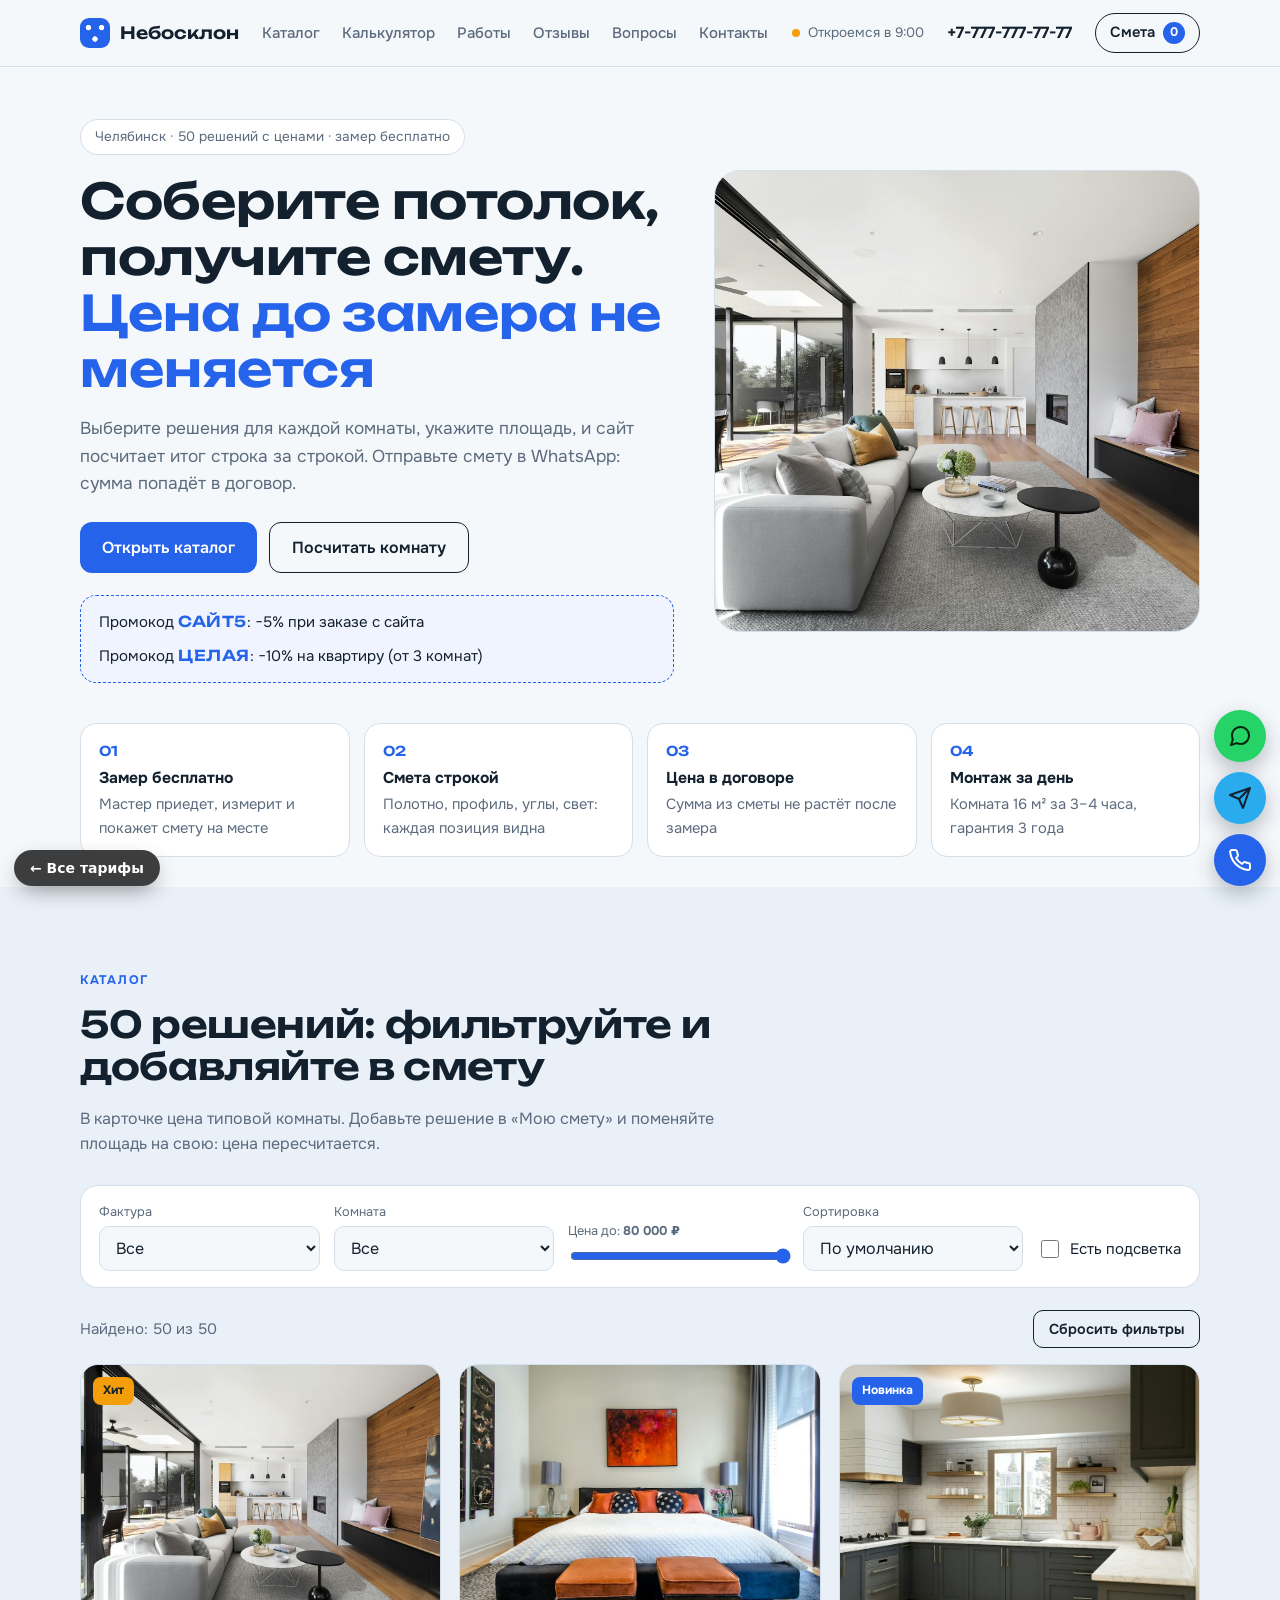
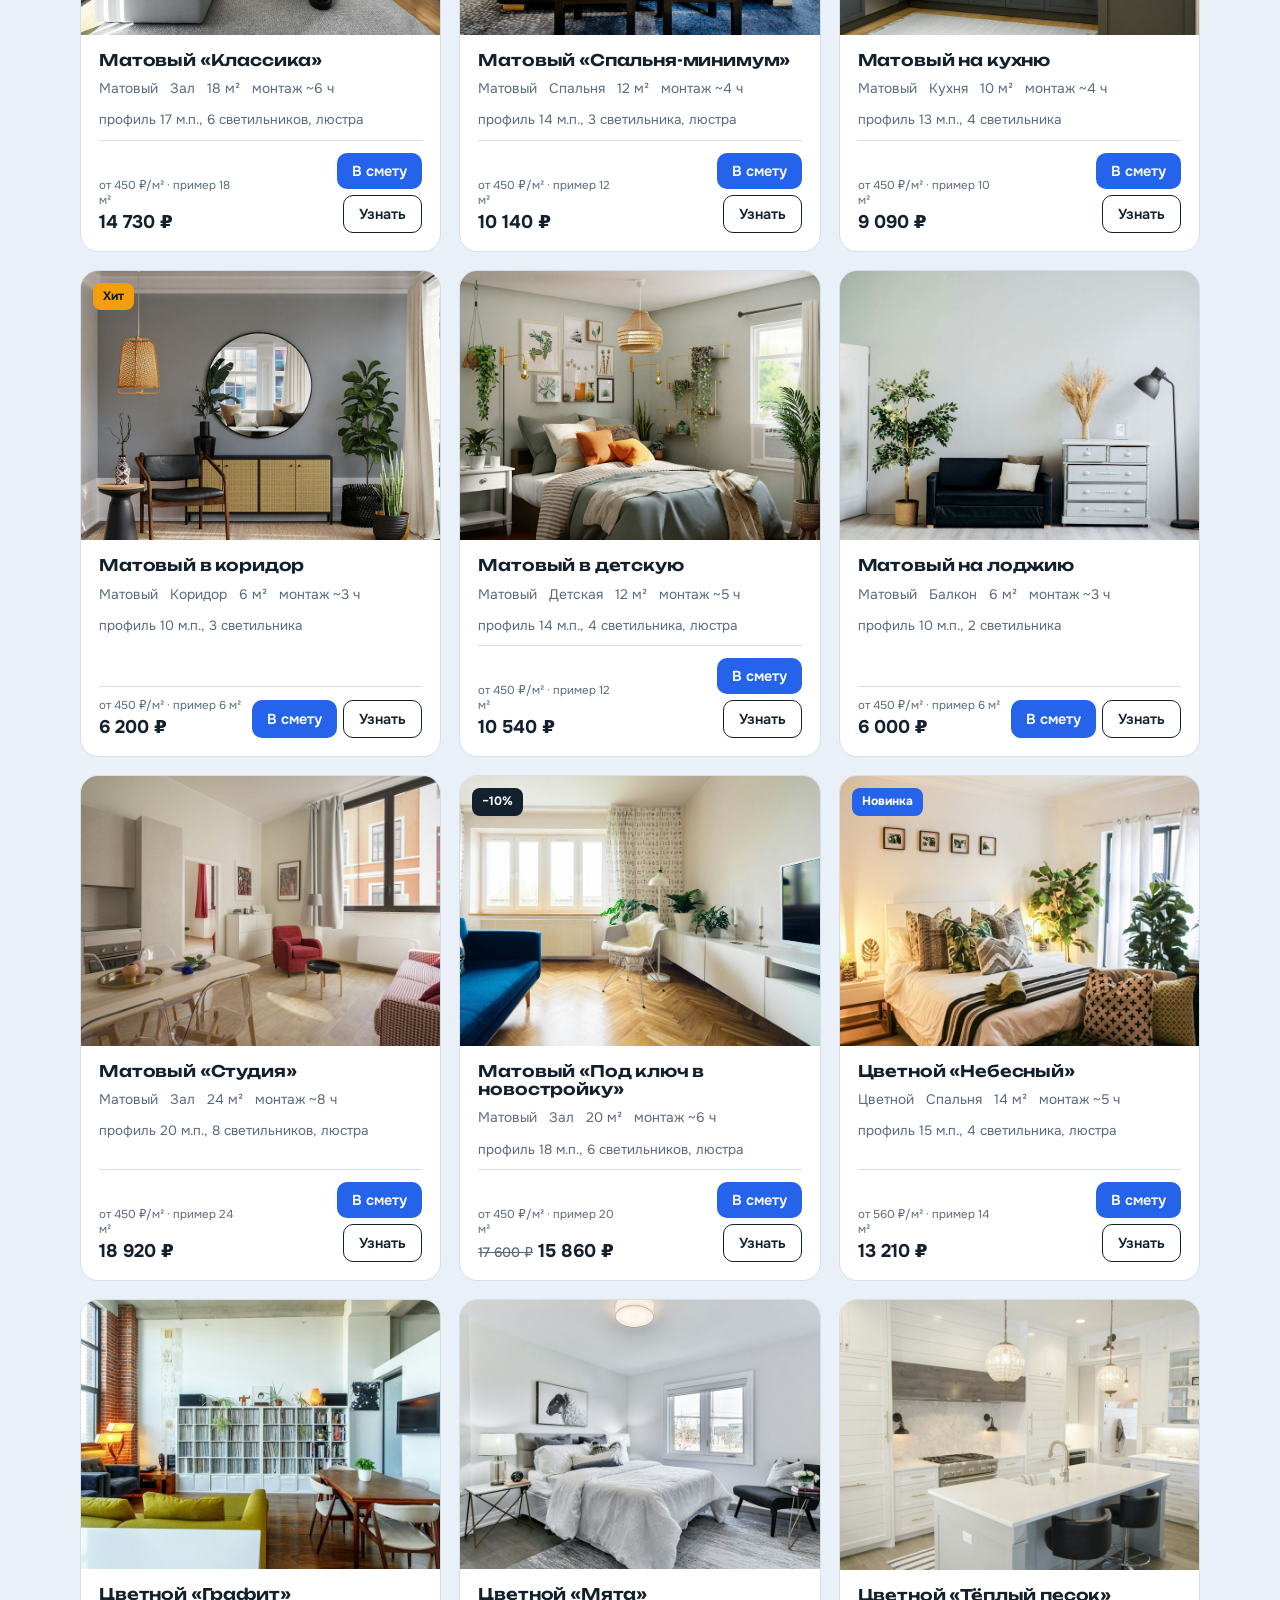
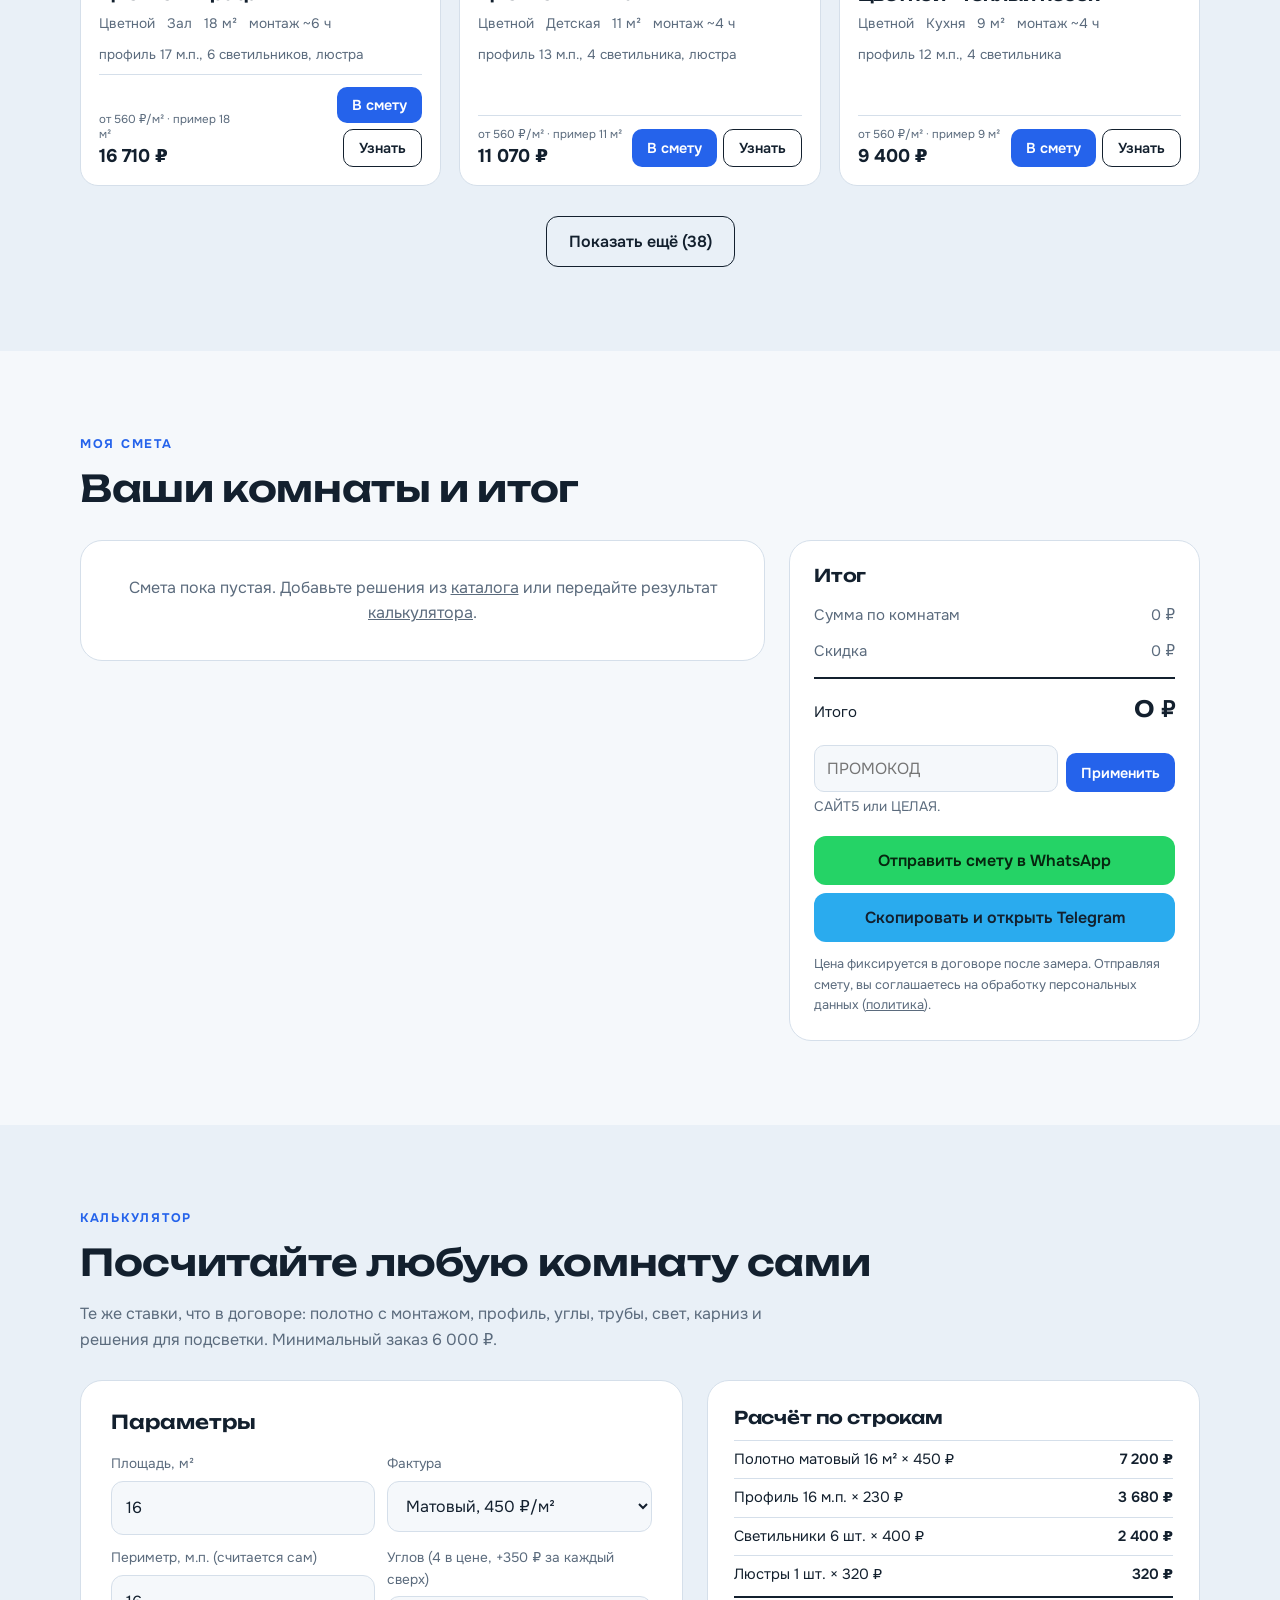
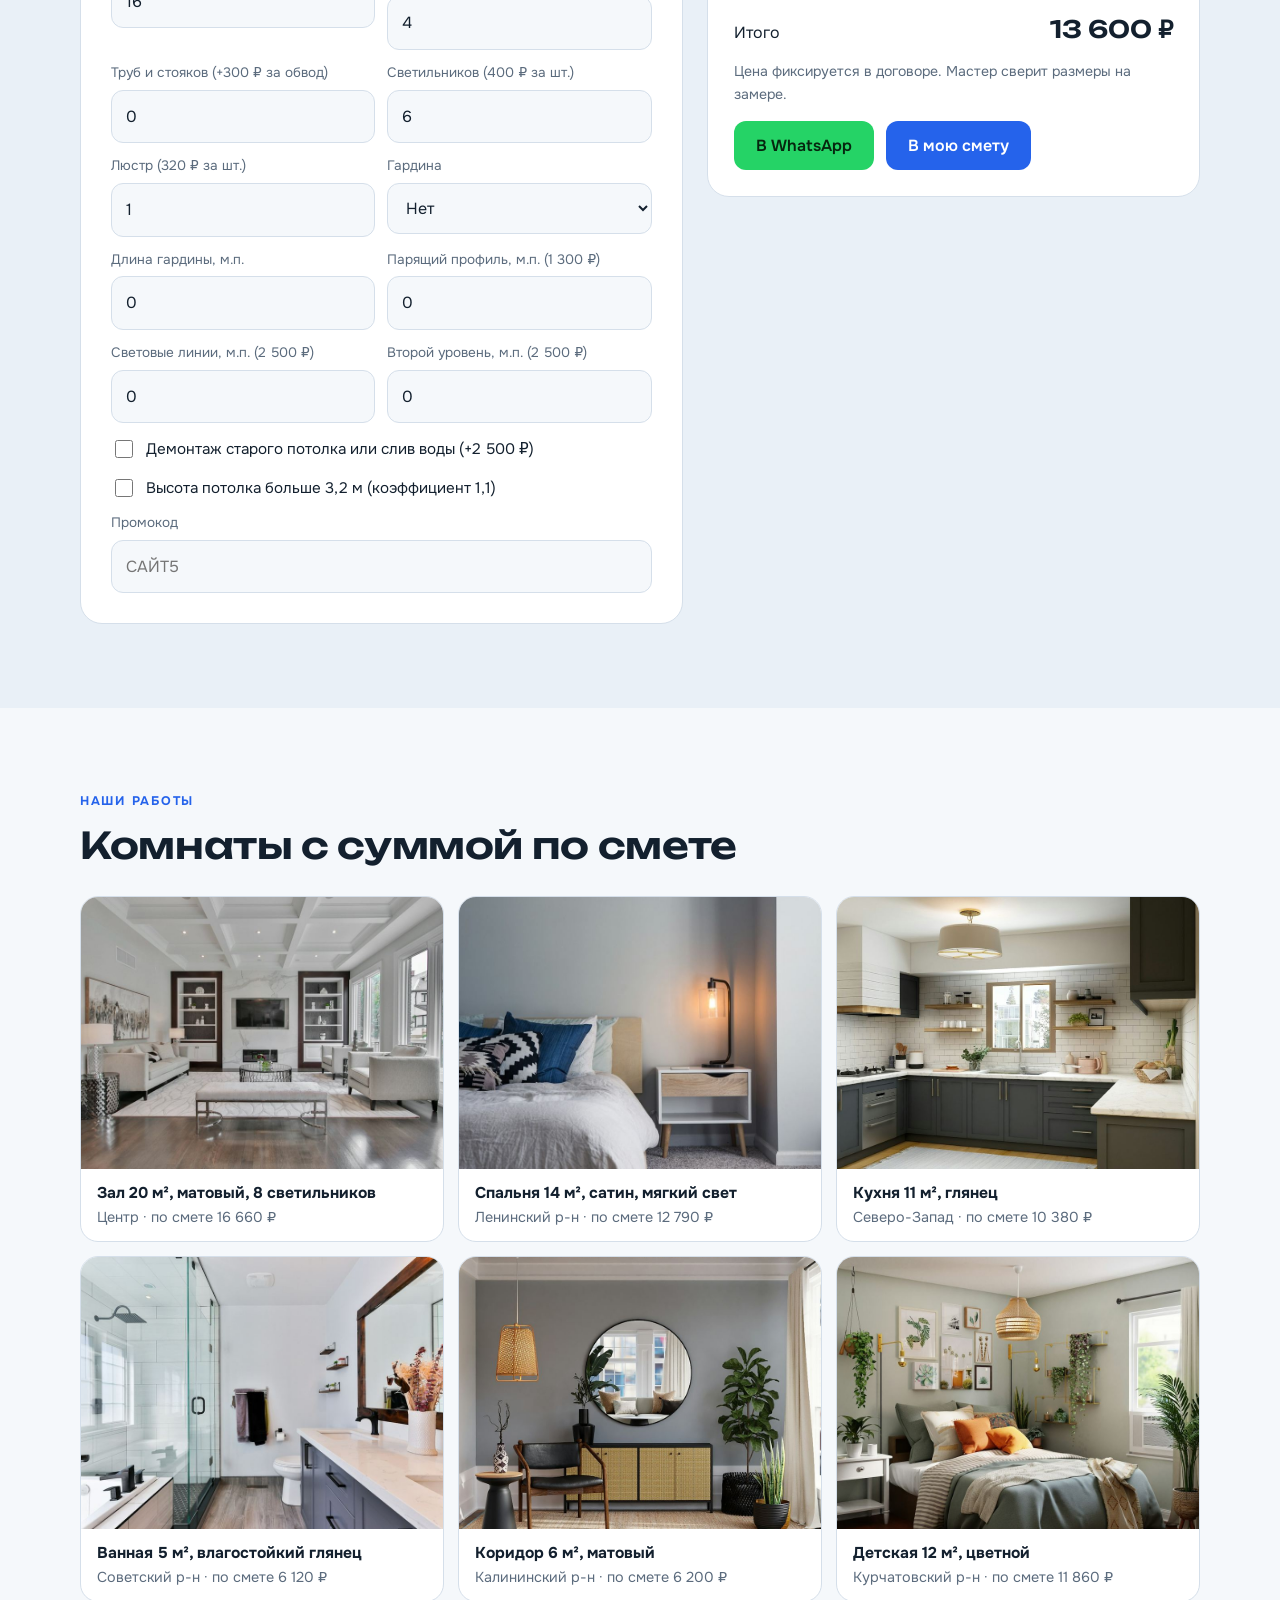
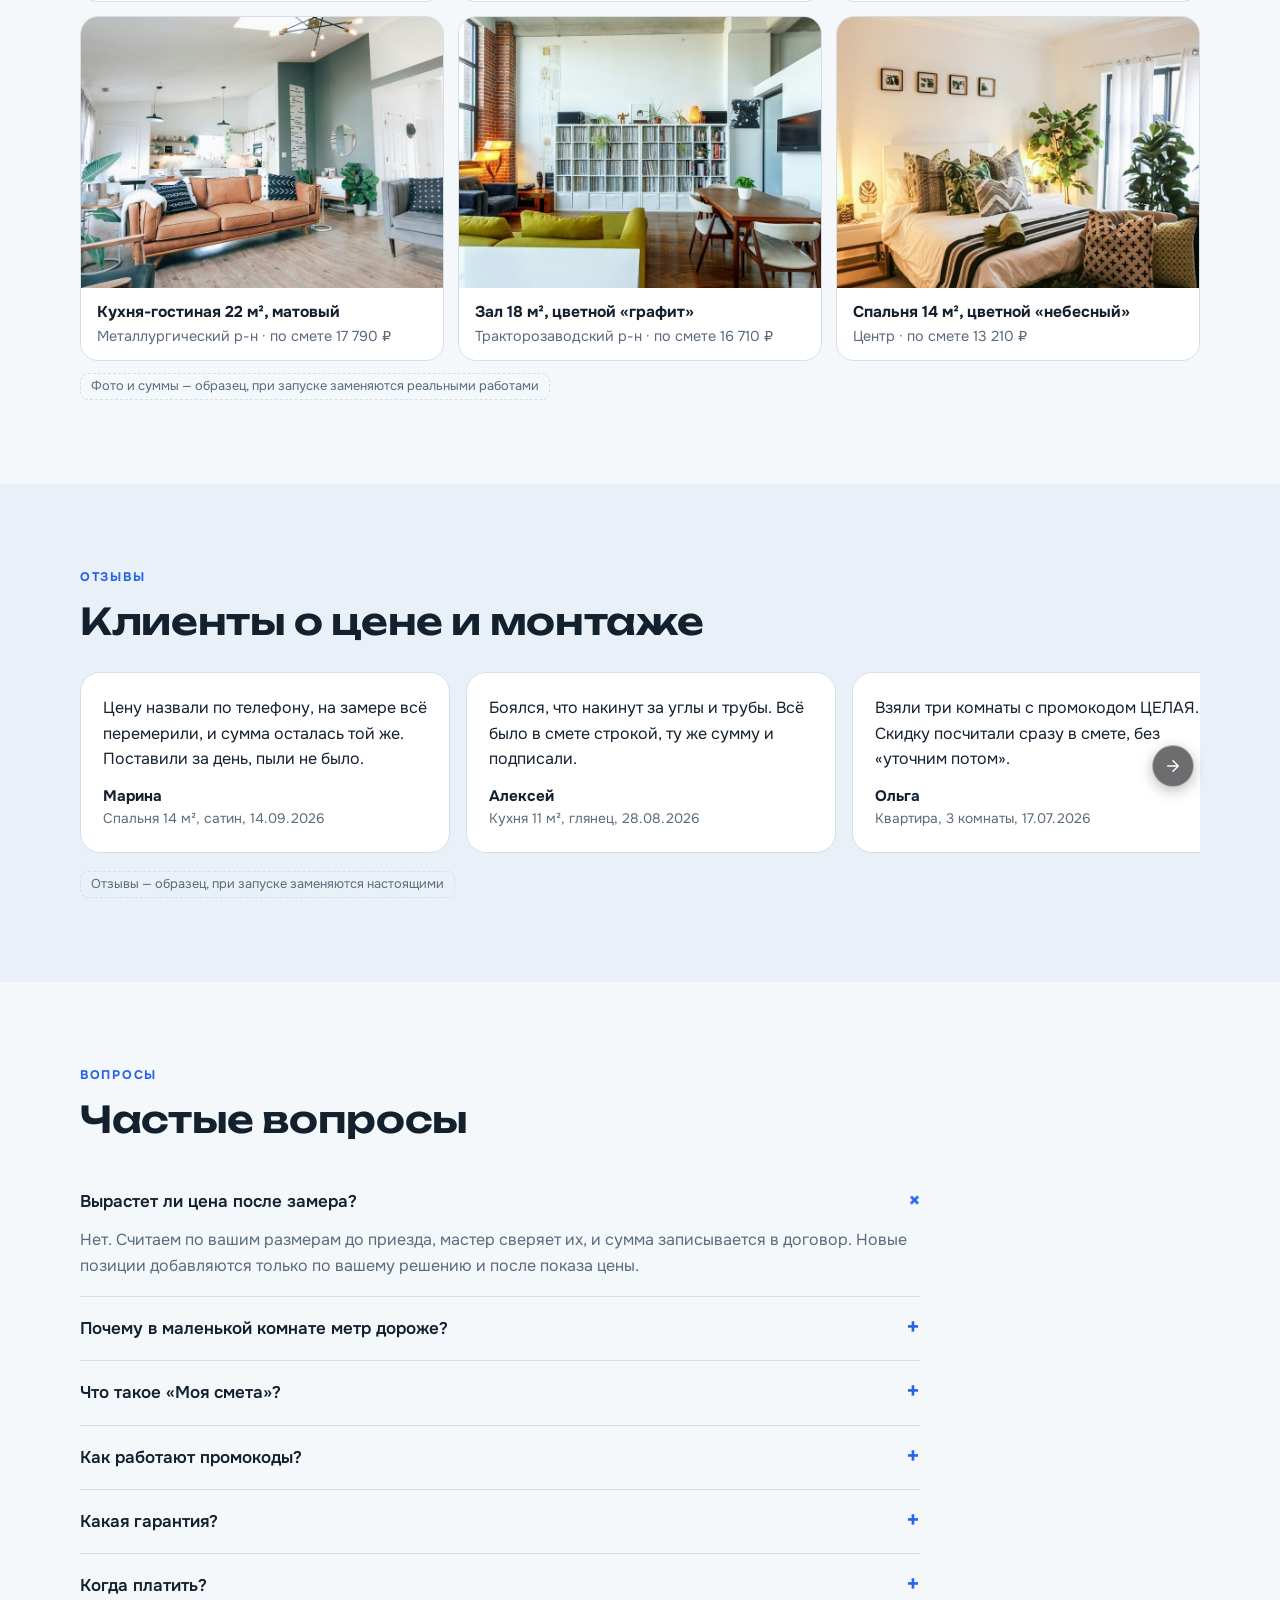
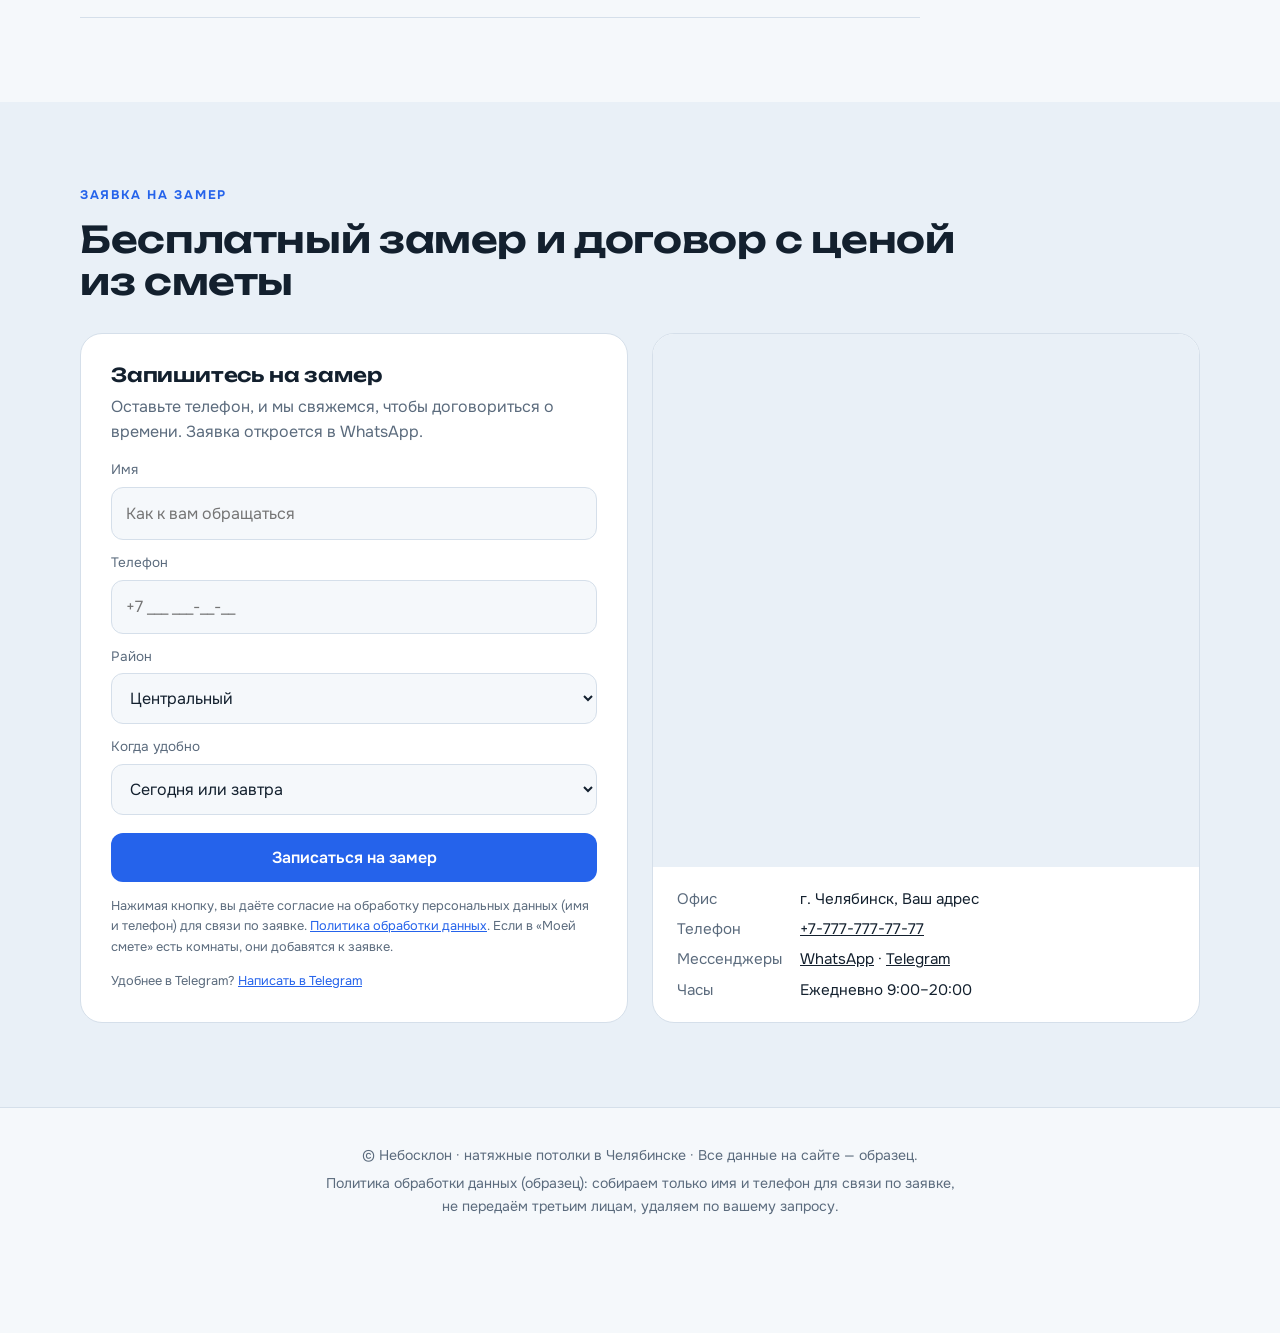
<file: 3-magazin/index.html>
<!DOCTYPE html>
<html lang="ru">
<head>
<meta charset="UTF-8">
<meta name="viewport" content="width=device-width, initial-scale=1">
<meta name="robots" content="noindex, nofollow">
<title>Небосклон — каталог натяжных потолков и калькулятор, Челябинск</title>
<meta name="description" content="Каталог из 50 натяжных потолков с ценами, фильтры, «Моя смета» и калькулятор по строкам. Цена фиксируется в договоре. Замер в Челябинске бесплатно.">
<meta property="og:type" content="website">
<meta property="og:title" content="Небосклон — каталог натяжных потолков и калькулятор, Челябинск">
<meta property="og:description" content="Каталог из 50 натяжных потолков с ценами, фильтры, «Моя смета» и калькулятор по строкам. Цена фиксируется в договоре. Замер в Челябинске бесплатно.">
<meta property="og:image" content="https://artemdobrovolskii1-bit.github.io/Natyazhnye-potolki/3-magazin/img/1600607687939-ce8a6c25118c.jpg">
<link href="fonts/fonts.css" rel="stylesheet">
<!-- Яндекс Метрика: вставьте сюда код счётчика клиента -->
<style>

:root{--bg:#F5F8FB;--bg2:#E9F0F7;--card:#FFFFFF;--ink:#13202E;--mute:#5B6B7D;--acc:#2563EB;--acc-ink:#FFFFFF;--line:#D5DFEA;--ok:#16A34A;--warn:#F59E0B;--wa:#25D366;--wa-ink:#06260F;--tg:#2AABEE}
*{box-sizing:border-box}
html{scroll-behavior:smooth}
body{margin:0;background:var(--bg);color:var(--ink);font:16px/1.6 Onest,system-ui,sans-serif;overflow-x:hidden}
a{color:inherit}
img{max-width:100%}
h1,h2,h3{font-family:Unbounded,Onest,sans-serif;font-weight:600;line-height:1.15;margin:0;letter-spacing:-.01em;overflow-wrap:break-word}
.wr{max-width:1160px;margin:0 auto;padding:0 20px}
.nav{position:sticky;top:0;z-index:20;background:color-mix(in srgb,var(--bg) 90%,transparent);backdrop-filter:blur(10px);-webkit-backdrop-filter:blur(10px);border-bottom:1px solid var(--line)}
.nav .wr{display:flex;align-items:center;justify-content:space-between;height:66px;gap:14px}
.logo{font-family:Unbounded,sans-serif;font-weight:600;text-decoration:none;display:flex;align-items:center;gap:10px;white-space:nowrap;font-size:1.05rem}
.logo i{width:30px;height:30px;border-radius:9px;display:block;flex:none;background:radial-gradient(circle at 28% 32%,var(--acc-ink) 0 2.4px,transparent 3px),radial-gradient(circle at 72% 32%,var(--acc-ink) 0 2.4px,transparent 3px),radial-gradient(circle at 50% 70%,var(--acc-ink) 0 2.4px,transparent 3px),var(--acc)}
.nav ul{display:flex;gap:22px;list-style:none;margin:0;padding:0;font-weight:500;font-size:.94rem}
.nav ul a{text-decoration:none;color:var(--mute)}.nav ul a:hover{color:var(--ink)}
.tel{font-weight:700;text-decoration:none;white-space:nowrap}
.open{display:inline-flex;align-items:center;gap:8px;font-size:.85rem;color:var(--mute);white-space:nowrap}
.open b{width:8px;height:8px;border-radius:50%;background:var(--ok);box-shadow:0 0 0 0 color-mix(in srgb,var(--ok) 55%,transparent);animation:pulse 2s infinite}
.open.closed b{background:var(--warn);animation:none}
@keyframes pulse{70%{box-shadow:0 0 0 9px transparent}100%{box-shadow:0 0 0 0 transparent}}
.btn{display:inline-flex;align-items:center;justify-content:center;gap:8px;padding:14px 22px;border-radius:12px;font:600 1rem Onest,sans-serif;text-decoration:none;background:var(--acc);color:var(--acc-ink);border:0;cursor:pointer;transition:transform .2s,box-shadow .2s}
.btn:hover{transform:translateY(-2px);box-shadow:0 10px 24px -10px var(--acc)}
.btn:focus-visible,a:focus-visible,input:focus-visible,select:focus-visible,summary:focus-visible{outline:3px solid color-mix(in srgb,var(--acc) 55%,transparent);outline-offset:2px}
.btn.ghost{background:transparent;color:var(--ink);border:1.5px solid var(--ink)}
.btn.wa{background:var(--wa);color:var(--wa-ink)}
.btn.tg{background:var(--tg);color:var(--ink)}
.btn.sm{padding:9px 15px;font-size:.9rem;border-radius:10px}
.btn.block{width:100%}
.btns{display:flex;flex-wrap:wrap;gap:12px}
.chip{display:inline-block;border:1px solid var(--line);background:var(--card);border-radius:999px;padding:6px 14px;font-size:.85rem;color:var(--mute)}
.kick{color:var(--acc);font-weight:700;font-size:.78rem;letter-spacing:.14em;text-transform:uppercase;margin-bottom:12px}
.sec{padding:84px 0}
.sec.alt{background:var(--bg2)}
h2{font-size:clamp(1.45rem,3.4vw,2.3rem);margin-bottom:30px;max-width:26ch}
.lead{color:var(--mute);max-width:62ch;margin:-12px 0 28px}
img.ph,div.ph{width:100%;height:100%;object-fit:cover;display:block;background:var(--bg2)}
div.ph svg{width:100%;height:100%;display:block}
.pic{position:relative;overflow:hidden;background:var(--bg2)}
.pic>.ph,.im>.ph{position:absolute;inset:0;width:100%;height:100%}
.faq{max-width:840px}
.faq details{border-bottom:1px solid var(--line);padding:18px 0}
.faq summary{cursor:pointer;font-weight:600;font-size:1.06rem;list-style:none;display:flex;justify-content:space-between;gap:20px}
.faq summary::-webkit-details-marker{display:none}
.faq summary:after{content:"+";color:var(--acc);font-size:1.5rem;line-height:1;transition:transform .3s;flex:none}
.faq details[open] summary:after{transform:rotate(45deg)}
.faq p{color:var(--mute);margin:12px 0 0}
.form{background:var(--card);border:1px solid var(--line);border-radius:22px;padding:30px}
.form h3{font-size:1.2rem;margin-bottom:8px}
.form p{color:var(--mute);margin:0 0 14px}
.form label{display:block;font-size:.85rem;color:var(--mute);margin:12px 0 6px}
.form input,.form select{width:100%;padding:13px 14px;border-radius:12px;border:1px solid var(--line);background:var(--bg);color:var(--ink);font:inherit}
.form .btn{width:100%;margin-top:18px}
.form .ok{display:none;margin-top:14px;color:var(--ok);font-weight:700}
.form .consent{font-size:.8rem;color:var(--mute);margin:14px 0 0}
.form .consent a{color:var(--acc)}
.map{border-radius:22px;overflow:hidden;border:1px solid var(--line);display:flex;flex-direction:column;background:var(--card);min-height:360px}
.map iframe{flex:1;border:0;width:100%;min-height:240px;background:var(--bg2)}
.map dl{margin:0;padding:20px 24px;display:grid;grid-template-columns:auto 1fr;gap:6px 18px;font-size:.95rem}
.map dt{color:var(--mute)}.map dd{margin:0}
.kt{display:grid;grid-template-columns:1fr 1fr;gap:24px}
.kt>*{min-width:0}
footer{border-top:1px solid var(--line);padding:30px 20px 110px;text-align:center;color:var(--mute);font-size:.88rem}
footer p{margin:6px auto;max-width:70ch}
.float{position:fixed;right:14px;bottom:14px;display:flex;flex-direction:column;gap:10px;z-index:30}
.float a{width:52px;height:52px;border-radius:50%;display:grid;place-items:center;text-decoration:none;box-shadow:0 8px 20px color-mix(in srgb,var(--ink) 28%,transparent)}
.float a.wa{background:var(--wa);color:var(--wa-ink)}.float a.tg{background:var(--tg);color:var(--ink)}.float a.ph2{background:var(--acc);color:var(--acc-ink)}
.float svg{width:24px;height:24px;fill:none;stroke:currentColor;stroke-width:2;stroke-linecap:round;stroke-linejoin:round}
.js .rv{opacity:0;transform:translateY(24px);transition:opacity .7s,transform .7s cubic-bezier(.2,.8,.2,1)}
.js .rv.in{opacity:1;transform:none}
@media(prefers-reduced-motion:reduce){.js .rv{opacity:1;transform:none;transition:none}html{scroll-behavior:auto}.open b{animation:none}.btn,.btn:hover{transition:none;transform:none}}
@media(max-width:980px){.nav ul{display:none}}
@media(max-width:760px){.sec{padding:60px 0}.kt{grid-template-columns:1fr}.nav .open span{display:none}.form{padding:22px}}
@media(max-width:380px){.logo{font-size:.95rem}.tel{font-size:.9rem}}

.cat{display:grid;grid-template-columns:repeat(3,1fr);gap:18px}
.card{background:var(--card);border:1px solid var(--line);border-radius:18px;overflow:hidden;display:flex;flex-direction:column;transition:transform .3s,box-shadow .3s}
.card:hover{transform:translateY(-4px);box-shadow:0 18px 36px -22px var(--ink)}
.card .im{aspect-ratio:4/3;position:relative;overflow:hidden;background:var(--bg2)}
.card .lbls{position:absolute;top:12px;left:12px;display:flex;gap:6px;flex-wrap:wrap}
.card .lbl{background:var(--warn);color:var(--ink);font-weight:700;font-size:.76rem;padding:4px 10px;border-radius:8px}
.card .lbl.nw{background:var(--acc);color:var(--acc-ink)}
.card .lbl.sl{background:var(--ink);color:var(--bg)}
.card .bd{padding:16px 18px 18px;display:flex;flex-direction:column;gap:9px;flex:1}
.card h3{font-size:1rem}
.card .sp{display:flex;flex-wrap:wrap;gap:4px 12px;color:var(--mute);font-size:.86rem}
.card .inc{margin:0;color:var(--mute);font-size:.84rem}
.card .ft{display:flex;align-items:flex-end;justify-content:space-between;gap:10px;margin-top:auto;padding-top:12px;border-top:1px solid var(--line)}
.card .ft b{font-size:1.15rem;display:block;line-height:1.2}
.card .ft b s{font-weight:500;color:var(--mute);font-size:.85rem}
.card .ft small{display:block;color:var(--mute);font-size:.72rem;line-height:1.3;margin-bottom:2px}
.card .acts{display:flex;gap:6px;flex-wrap:wrap;justify-content:flex-end}
@media(max-width:980px){.cat{grid-template-columns:1fr 1fr}}
@media(max-width:620px){.cat{grid-template-columns:1fr}}

.nav .cartbtn{display:inline-flex;align-items:center;gap:8px;text-decoration:none;font-weight:600;font-size:.92rem;border:1.5px solid var(--ink);border-radius:999px;padding:7px 14px;white-space:nowrap}
.nav .cartbtn b{background:var(--acc);color:var(--acc-ink);border-radius:999px;min-width:22px;height:22px;display:inline-grid;place-items:center;font-size:.78rem;padding:0 6px}
.hero{padding:52px 0 30px}
.hero-g{display:grid;grid-template-columns:1.1fr .9fr;gap:40px;align-items:center}
.hero h1{font-size:clamp(1.65rem,4.6vw,3.05rem);margin:18px 0 18px}
.hero h1 em{font-style:normal;color:var(--acc)}
.hero p{color:var(--mute);font-size:1.08rem;max-width:52ch;margin:0 0 24px}
.hero-pic{border-radius:26px;aspect-ratio:1/.95;border:1px solid var(--line)}
.promo{display:flex;flex-wrap:wrap;gap:10px 22px;margin-top:22px;padding:14px 18px;border:1.5px dashed var(--acc);border-radius:16px;background:color-mix(in srgb,var(--acc) 7%,var(--card));font-size:.94rem}
.promo b{font-family:Unbounded,sans-serif;font-weight:600;letter-spacing:.04em;color:var(--acc)}
.strip{display:grid;grid-template-columns:repeat(4,1fr);gap:14px;margin-top:40px;counter-reset:s}
.strip div{background:var(--card);border:1px solid var(--line);border-radius:16px;padding:16px 18px;font-size:.92rem;color:var(--mute)}
.strip div:before{counter-increment:s;content:"0" counter(s);display:block;font-family:Unbounded,sans-serif;font-weight:600;color:var(--acc);font-size:.85rem;margin-bottom:4px}
.strip b{display:block;color:var(--ink);font-size:.98rem;margin-bottom:2px}
.tb{display:grid;grid-template-columns:repeat(4,1fr) auto;gap:12px 14px;align-items:end;background:var(--card);border:1px solid var(--line);border-radius:18px;padding:16px 18px;margin-bottom:22px}
.tb label{display:block;font-size:.8rem;color:var(--mute);margin-bottom:4px}
.tb select,.tb input[type=number]{width:100%;padding:10px 12px;border-radius:10px;border:1px solid var(--line);background:var(--bg);color:var(--ink);font:inherit}
.tb input[type=range]{width:100%;accent-color:var(--acc)}
.tb .chk{display:flex;align-items:center;gap:8px;padding:10px 0;font-size:.94rem;color:var(--ink);margin:0}
.tb .chk input{width:18px;height:18px;accent-color:var(--acc)}
.cnt{display:flex;justify-content:space-between;align-items:center;gap:12px;margin-bottom:16px;color:var(--mute);font-size:.94rem}
.empty{grid-column:1/-1;text-align:center;padding:40px 10px;color:var(--mute)}
.card .btn[data-add].on{background:var(--ok);color:var(--acc-ink)}
.more{text-align:center;margin-top:30px}
.cart>*,.calc>*{min-width:0}
.cart{display:grid;grid-template-columns:1.25fr .75fr;gap:24px;align-items:start}
.cart ul{list-style:none;margin:0;padding:0;background:var(--card);border:1px solid var(--line);border-radius:22px}
.cart li{display:grid;grid-template-columns:1fr auto auto auto;gap:6px 14px;align-items:center;padding:16px 20px;border-top:1px solid var(--line)}
.cart li:first-child{border-top:0}
.cart li b{display:block;font-size:.98rem}
.cart li small{color:var(--mute);font-size:.82rem}
.cart li input{width:78px;padding:8px 10px;border-radius:10px;border:1px solid var(--line);background:var(--bg);color:var(--ink);font:inherit}
.cart li .pr{font-weight:700;white-space:nowrap;min-width:90px;text-align:right}
.cart li .rm{border:0;background:transparent;color:var(--mute);font-size:1.5rem;line-height:1;cursor:pointer;padding:4px 8px;border-radius:8px}
.cart li .rm:hover{color:var(--ink);background:var(--bg2)}
.cart .none{padding:34px 22px;text-align:center;color:var(--mute);display:block}
.sum{background:var(--card);border:1px solid var(--line);border-radius:22px;padding:24px;position:sticky;top:84px}
.sum h3{font-size:1.1rem;margin-bottom:12px}
.sum .r{display:flex;justify-content:space-between;gap:12px;padding:6px 0;color:var(--mute);font-size:.94rem}
.sum .r.t{border-top:2px solid var(--ink);margin-top:8px;padding-top:12px;color:var(--ink);align-items:baseline}
.sum .r.t b{font-family:Unbounded,sans-serif;font-weight:600;font-size:1.4rem}
.sum .pc{display:flex;gap:8px;margin:12px 0 4px}
.sum .pc input{flex:1;min-width:0;padding:10px 12px;border-radius:10px;border:1px solid var(--line);background:var(--bg);color:var(--ink);font:inherit;text-transform:uppercase}
.sum .msg{min-height:1.4em;font-size:.86rem;color:var(--mute);margin:2px 0 10px}
.sum .btn{margin-top:8px}
.calc{display:grid;grid-template-columns:1.1fr .9fr;gap:24px;align-items:start}
.calc .form{margin:0}
.g2{display:grid;grid-template-columns:1fr 1fr;gap:0 12px}
.form .chk2{display:flex;align-items:center;gap:10px;margin:14px 0 0;font-size:.95rem;color:var(--ink)}
.form .chk2 input{width:18px;height:18px;accent-color:var(--acc)}
.res{background:var(--card);border:1px solid var(--line);border-radius:22px;padding:26px;position:sticky;top:84px}
.res h3{font-size:1.1rem;margin-bottom:12px}
.res table{width:100%;border-collapse:collapse;font-size:.92rem}
.res td{padding:7px 0;border-top:1px solid var(--line)}
.res td:last-child{text-align:right;white-space:nowrap;font-weight:600;padding-left:10px}
.res tr.m td{color:var(--mute);font-weight:500}
.res .tot{display:flex;justify-content:space-between;align-items:baseline;gap:12px;border-top:2px solid var(--ink);margin-top:2px;padding-top:12px}
.res .tot b{font-family:Unbounded,sans-serif;font-weight:600;font-size:1.5rem}
.res .hint{margin:12px 0 16px;color:var(--mute);font-size:.88rem}
.gal{display:grid;grid-template-columns:repeat(3,1fr);gap:14px}
.gal figure{margin:0;border-radius:18px;overflow:hidden;background:var(--card);border:1px solid var(--line)}
.gal figure>div{aspect-ratio:4/3}
.gal figcaption{padding:12px 16px;font-size:.9rem;color:var(--mute)}
.gal figcaption b{display:block;color:var(--ink);font-size:.98rem}
.rvs{display:grid;grid-auto-flow:column;grid-auto-columns:min(370px,86%);gap:16px;overflow-x:auto;scroll-snap-type:x mandatory;padding-bottom:6px;scrollbar-width:thin}
.rvs blockquote{margin:0;scroll-snap-align:start;background:var(--card);border:1px solid var(--line);border-radius:20px;padding:22px;display:flex;flex-direction:column;gap:12px}
.rvs p{margin:0}
.rvs footer{all:unset;display:block;color:var(--mute);font-size:.86rem;margin-top:auto}
.rvs footer b{color:var(--ink);display:block;font-size:.95rem}
.vh{position:absolute;left:-9999px}
.small{font-size:.8rem;color:var(--mute);margin:12px 0 0}
.calc input[type=text]{text-transform:uppercase}
.demo{display:inline-block;margin-top:12px;font-size:.8rem;color:var(--mute);border:1px dashed var(--line);border-radius:8px;padding:2px 10px}
@media(max-width:1100px){.tb{grid-template-columns:1fr 1fr 1fr}.tb .rst{grid-column:1/-1}}
@media(max-width:980px){.cart,.calc{grid-template-columns:1fr}.sum,.res{position:static}.strip{grid-template-columns:1fr 1fr}}
@media(max-width:760px){.hero{padding-top:26px}.hero-g{grid-template-columns:1fr;gap:24px}.hero-pic{aspect-ratio:4/3.2}.btns .btn{flex:1 1 auto}.gal{grid-template-columns:1fr 1fr}.cart li{grid-template-columns:minmax(0,1fr) auto;padding:14px 16px}.cart li .pr{text-align:left}.tb{grid-template-columns:1fr 1fr}}
@media(max-width:560px){.nav .tel,.nav .open{display:none}.strip,.g2,.tb{grid-template-columns:1fr}.gal{grid-template-columns:1fr}}
</style>
</head>
<body><a href="../index.html" class="tarify-back" aria-label="Вернуться ко всем тарифам" style="position:fixed;left:14px;bottom:calc(14px + env(safe-area-inset-bottom,0px));z-index:2147483000;display:inline-flex;align-items:center;gap:6px;padding:11px 16px;border-radius:999px;background:rgba(20,20,20,.82);color:#fff;font:600 14px/1 system-ui,-apple-system,'Segoe UI',Roboto,sans-serif;text-decoration:none;box-shadow:0 8px 22px -6px rgba(0,0,0,.45);-webkit-backdrop-filter:blur(6px);backdrop-filter:blur(6px)">← Все тарифы</a><script data-fp>(function(){try{var k="fp:"+location.pathname.split("/")[1],q=/[?&]from=portfolio(&|$)/.test(location.search);if(q)sessionStorage.setItem(k,"1");if(q||sessionStorage.getItem(k)){var b=document.querySelector(".tarify-back");if(b)b.style.display="none"}}catch(e){}})();</script>

<header class="nav"><div class="wr">
  <a class="logo" href="#top"><i></i>Небосклон</a>
  <nav aria-label="Разделы сайта"><ul>
    <li><a href="#katalog">Каталог</a></li><li><a href="#kalkulyator">Калькулятор</a></li><li><a href="#raboty">Работы</a></li><li><a href="#otzyvy">Отзывы</a></li><li><a href="#faq">Вопросы</a></li><li><a href="#kontakty">Контакты</a></li>
  </ul></nav>
  <span class="open" id="open"><b></b><span>Открыто сейчас</span></span>
  <a class="tel" href="tel:+77777777777">+7-777-777-77-77</a>
  <a class="cartbtn" href="#smeta" aria-label="Моя смета">Смета <b id="nbCnt">0</b></a>
</div></header>

<main>
<section class="hero" id="top"><div class="wr">
  <div class="hero-g">
    <div>
      <span class="chip">Челябинск · 50 решений с ценами · замер бесплатно</span>
      <h1>Соберите потолок, получите смету. <em>Цена до замера не меняется</em></h1>
      <p>Выберите решения для каждой комнаты, укажите площадь, и сайт посчитает итог строка за строкой. Отправьте смету в WhatsApp: сумма попадёт в договор.</p>
      <div class="btns"><a class="btn" href="#katalog">Открыть каталог</a><a class="btn ghost" href="#kalkulyator">Посчитать комнату</a></div>
      <div class="promo"><span>Промокод <b>САЙТ5</b>: −5% при заказе с сайта</span><span>Промокод <b>ЦЕЛАЯ</b>: −10% на квартиру (от 3 комнат)</span></div>
    </div>
    <div class="hero-pic pic" data-photo="1600607687939-ce8a6c25118c" data-w="1000" data-eager data-sizes="(max-width:760px) 100vw, 520px" data-alt="Гостиная с натяжным потолком и встроенными светильниками" data-room='{}'></div>
  </div>
  <div class="strip">
    <div class="rv"><b>Замер бесплатно</b>Мастер приедет, измерит и покажет смету на месте</div>
    <div class="rv"><b>Смета строкой</b>Полотно, профиль, углы, свет: каждая позиция видна</div>
    <div class="rv"><b>Цена в договоре</b>Сумма из сметы не растёт после замера</div>
    <div class="rv"><b>Монтаж за день</b>Комната 16 м² за 3–4 часа, гарантия 3 года</div>
  </div>
</div></section>

<section class="sec alt" id="katalog"><div class="wr">
  <div class="kick rv">Каталог</div>
  <h2 class="rv">50 решений: фильтруйте и добавляйте в смету</h2>
  <p class="lead rv">В карточке цена типовой комнаты. Добавьте решение в «Мою смету» и поменяйте площадь на свою: цена пересчитается.</p>
  <form class="tb" id="flt" autocomplete="off" aria-label="Фильтры каталога">
    <div><label for="f-tex">Фактура</label><select id="f-tex"><option value="">Все</option></select></div>
    <div><label for="f-room">Комната</label><select id="f-room"><option value="">Все</option></select></div>
    <div><label for="f-max">Цена до: <b id="f-maxv"></b></label><input id="f-max" type="range" min="6000" max="60000" step="1000" value="60000"></div>
    <div><label for="f-sort">Сортировка</label><select id="f-sort"><option value="">По умолчанию</option><option value="asc">Сначала дешевле</option><option value="desc">Сначала дороже</option><option value="hit">Сначала хиты</option></select></div>
    <div class="rst"><label class="chk"><input id="f-light" type="checkbox"> Есть подсветка</label></div>
  </form>
  <div class="cnt"><span id="f-cnt" aria-live="polite"></span><button class="btn sm ghost" type="button" id="f-reset">Сбросить фильтры</button></div>
  <div class="cat" id="cat"></div>
  <div class="more"><button class="btn ghost" type="button" id="more">Показать ещё</button></div>
</div></section>

<section class="sec" id="smeta"><div class="wr">
  <div class="kick rv">Моя смета</div>
  <h2 class="rv">Ваши комнаты и итог</h2>
  <div class="cart">
    <ul id="cartList" aria-live="polite"></ul>
    <div class="sum rv">
      <h3>Итог</h3>
      <div class="r"><span>Сумма по комнатам</span><span id="sSub">0 ₽</span></div>
      <div class="r"><span id="sDiscT">Скидка</span><span id="sDisc">0 ₽</span></div>
      <div class="r t"><span>Итого</span><b id="sTot">0 ₽</b></div>
      <div class="pc"><input id="promo" type="text" placeholder="Промокод" aria-label="Промокод" autocomplete="off"><button class="btn sm" type="button" id="promoBtn">Применить</button></div>
      <div class="msg" id="pMsg" aria-live="polite">САЙТ5 или ЦЕЛАЯ.</div>
      <a class="btn wa block" id="sWa" href="https://wa.me/77777777777?text=%D0%97%D0%B4%D1%80%D0%B0%D0%B2%D1%81%D1%82%D0%B2%D1%83%D0%B9%D1%82%D0%B5!%20%D0%A5%D0%BE%D1%87%D1%83%20%D1%80%D0%B0%D1%81%D1%81%D1%87%D0%B8%D1%82%D0%B0%D1%82%D1%8C%20%D0%BD%D0%B0%D1%82%D1%8F%D0%B6%D0%BD%D0%BE%D0%B9%20%D0%BF%D0%BE%D1%82%D0%BE%D0%BB%D0%BE%D0%BA" target="_blank" rel="noopener">Отправить смету в WhatsApp</a>
      <a class="btn tg block" id="sTg" href="https://t.me/" target="_blank" rel="noopener">Скопировать и открыть Telegram</a>
      <p class="small">Цена фиксируется в договоре после замера. Отправляя смету, вы соглашаетесь на обработку персональных данных (<a href="#policy">политика</a>).</p>
    </div>
  </div>
</div></section>

<section class="sec alt" id="kalkulyator"><div class="wr">
  <div class="kick rv">Калькулятор</div>
  <h2 class="rv">Посчитайте любую комнату сами</h2>
  <p class="lead rv">Те же ставки, что в договоре: полотно с монтажом, профиль, углы, трубы, свет, карниз и решения для подсветки. Минимальный заказ 6 000 ₽.</p>
  <div class="calc">
    <form class="form rv" id="calc" autocomplete="off">
      <h3>Параметры</h3>
      <div class="g2"><div><label for="k-area">Площадь, м²</label><input id="k-area" type="number" min="1" max="300" step="0.5" value="16" inputmode="decimal"></div>
      <div><label for="k-tex">Фактура</label><select id="k-tex"><option value="450">Матовый, 450 ₽/м²</option><option value="490">Глянцевый, 490 ₽/м²</option><option value="530">Сатиновый, 530 ₽/м²</option><option value="560">Цветной, 560 ₽/м²</option><option value="1150">Тканевый, 1 150 ₽/м²</option></select></div></div>
      <div class="g2"><div><label for="k-per">Периметр, м.п. (считается сам)</label><input id="k-per" type="number" min="1" max="300" step="1" value="16" inputmode="decimal"></div>
      <div><label for="k-cor">Углов (4 в цене, +350 ₽ за каждый сверх)</label><input id="k-cor" type="number" min="3" max="30" value="4" inputmode="numeric"></div></div>
      <div class="g2"><div><label for="k-pipe">Труб и стояков (+300 ₽ за обвод)</label><input id="k-pipe" type="number" min="0" max="20" value="0" inputmode="numeric"></div>
      <div><label for="k-sp">Светильников (400 ₽ за шт.)</label><input id="k-sp" type="number" min="0" max="80" value="6" inputmode="numeric"></div></div>
      <div class="g2"><div><label for="k-ch">Люстр (320 ₽ за шт.)</label><input id="k-ch" type="number" min="0" max="10" value="1" inputmode="numeric"></div>
      <div><label for="k-cur">Гардина</label><select id="k-cur"><option value="0">Нет</option><option value="450">Закладная, 450 ₽/м.п.</option><option value="600">Ниша, 600 ₽/м.п.</option></select></div></div>
      <div class="g2"><div><label for="k-curl">Длина гардины, м.п.</label><input id="k-curl" type="number" min="0" max="20" step="0.1" value="0" inputmode="decimal"></div>
      <div><label for="k-fl">Парящий профиль, м.п. (1 300 ₽)</label><input id="k-fl" type="number" min="0" max="100" step="0.5" value="0" inputmode="decimal"></div></div>
      <div class="g2"><div><label for="k-li">Световые линии, м.п. (2 500 ₽)</label><input id="k-li" type="number" min="0" max="100" step="0.5" value="0" inputmode="decimal"></div>
      <div><label for="k-lv">Второй уровень, м.п. (2 500 ₽)</label><input id="k-lv" type="number" min="0" max="100" step="0.5" value="0" inputmode="decimal"></div></div>
      <label class="chk2"><input id="k-dem" type="checkbox"> Демонтаж старого потолка или слив воды (+2 500 ₽)</label>
      <label class="chk2"><input id="k-high" type="checkbox"> Высота потолка больше 3,2 м (коэффициент 1,1)</label>
      <label for="k-promo">Промокод</label><input id="k-promo" type="text" placeholder="САЙТ5" autocomplete="off">
    </form>
    <div class="res rv" aria-live="polite">
      <h3>Расчёт по строкам</h3>
      <table id="k-lines"></table>
      <div class="tot"><span>Итого</span><b id="k-total">0 ₽</b></div>
      <p class="hint" id="k-hint">Цена фиксируется в договоре.</p>
      <div class="btns"><a class="btn wa" id="k-wa" href="https://wa.me/77777777777?text=%D0%97%D0%B4%D1%80%D0%B0%D0%B2%D1%81%D1%82%D0%B2%D1%83%D0%B9%D1%82%D0%B5!%20%D0%A5%D0%BE%D1%87%D1%83%20%D1%80%D0%B0%D1%81%D1%81%D1%87%D0%B8%D1%82%D0%B0%D1%82%D1%8C%20%D0%BD%D0%B0%D1%82%D1%8F%D0%B6%D0%BD%D0%BE%D0%B9%20%D0%BF%D0%BE%D1%82%D0%BE%D0%BB%D0%BE%D0%BA" target="_blank" rel="noopener">В WhatsApp</a><button class="btn" type="button" id="k-add">В мою смету</button></div>
    </div>
  </div>
</div></section>

<section class="sec" id="raboty"><div class="wr">
  <div class="kick rv">Наши работы</div>
  <h2 class="rv">Комнаты с суммой по смете</h2>
  <div class="gal">
    <figure class="rv"><div class="pic" data-photo="1598928506311-c55ded91a20c" data-w="720" data-sizes="(max-width:760px) 100vw, 360px" data-alt="Зал 20 м², матовый, 8 светильников" data-room='{}'></div><figcaption><b>Зал 20 м², матовый, 8 светильников</b>Центр · по смете 16 660 ₽</figcaption></figure>
    <figure class="rv"><div class="pic" data-photo="1522771739844-6a9f6d5f14af" data-w="720" data-sizes="(max-width:760px) 100vw, 360px" data-alt="Спальня 14 м², сатин, мягкий свет" data-room='{}'></div><figcaption><b>Спальня 14 м², сатин, мягкий свет</b>Ленинский р-н · по смете 12 790 ₽</figcaption></figure>
    <figure class="rv"><div class="pic" data-photo="1600489000022-c2086d79f9d4" data-w="720" data-sizes="(max-width:760px) 100vw, 360px" data-alt="Кухня 11 м², глянец" data-room='{}'></div><figcaption><b>Кухня 11 м², глянец</b>Северо-Запад · по смете 10 380 ₽</figcaption></figure>
    <figure class="rv"><div class="pic" data-photo="1584622650111-993a426fbf0a" data-w="720" data-sizes="(max-width:760px) 100vw, 360px" data-alt="Ванная 5 м², влагостойкий глянец" data-room='{}'></div><figcaption><b>Ванная 5 м², влагостойкий глянец</b>Советский р-н · по смете 6 120 ₽</figcaption></figure>
    <figure class="rv"><div class="pic" data-photo="1618219908412-a29a1bb7b86e" data-w="720" data-sizes="(max-width:760px) 100vw, 360px" data-alt="Коридор 6 м², матовый" data-room='{}'></div><figcaption><b>Коридор 6 м², матовый</b>Калининский р-н · по смете 6 200 ₽</figcaption></figure>
    <figure class="rv"><div class="pic" data-photo="1615874959474-d609969a20ed" data-w="720" data-sizes="(max-width:760px) 100vw, 360px" data-alt="Детская 12 м², цветной" data-room='{}'></div><figcaption><b>Детская 12 м², цветной</b>Курчатовский р-н · по смете 11 860 ₽</figcaption></figure>
    <figure class="rv"><div class="pic" data-photo="1554995207-c18c203602cb" data-w="720" data-sizes="(max-width:760px) 100vw, 360px" data-alt="Кухня-гостиная 22 м², матовый" data-room='{}'></div><figcaption><b>Кухня-гостиная 22 м², матовый</b>Металлургический р-н · по смете 17 790 ₽</figcaption></figure>
    <figure class="rv"><div class="pic" data-photo="1536376072261-38c75010e6c9" data-w="720" data-sizes="(max-width:760px) 100vw, 360px" data-alt="Зал 18 м², цветной «графит»" data-room='{}'></div><figcaption><b>Зал 18 м², цветной «графит»</b>Тракторозаводский р-н · по смете 16 710 ₽</figcaption></figure>
    <figure class="rv"><div class="pic" data-photo="1571508601891-ca5e7a713859" data-w="720" data-sizes="(max-width:760px) 100vw, 360px" data-alt="Спальня 14 м², цветной «небесный»" data-room='{}'></div><figcaption><b>Спальня 14 м², цветной «небесный»</b>Центр · по смете 13 210 ₽</figcaption></figure>
  </div>
  <span class="demo">Фото и суммы — образец, при запуске заменяются реальными работами</span>
</div></section>

<section class="sec alt" id="otzyvy"><div class="wr">
  <div class="kick rv">Отзывы</div>
  <h2 class="rv">Клиенты о цене и монтаже</h2>
  <div class="rvs rv">
    <blockquote><p>Цену назвали по телефону, на замере всё перемерили, и сумма осталась той же. Поставили за день, пыли не было.</p><footer><b>Марина</b>Спальня 14 м², сатин, 14.09.2026</footer></blockquote>
    <blockquote><p>Боялся, что накинут за углы и трубы. Всё было в смете строкой, ту же сумму и подписали.</p><footer><b>Алексей</b>Кухня 11 м², глянец, 28.08.2026</footer></blockquote>
    <blockquote><p>Взяли три комнаты с промокодом ЦЕЛАЯ. Скидку посчитали сразу в смете, без «уточним потом».</p><footer><b>Ольга</b>Квартира, 3 комнаты, 17.07.2026</footer></blockquote>
    <blockquote><p>Парящий профиль в зале смотрится дорого. Мастер приехал вовремя, мебель накрыл, убрал за собой.</p><footer><b>Дмитрий</b>Зал 18 м², парящий, 03.07.2026</footer></blockquote>
    <blockquote><p>Через месяц протекло у соседей. Приехали, слили воду, потолок вернули на место. Это прописано в гарантии.</p><footer><b>Светлана</b>Коридор 8 м², 21.06.2026</footer></blockquote>
    <blockquote><p>Считал сам на калькуляторе, итог совпал с договором до рубля. Для меня это главное.</p><footer><b>Игорь</b>Студия 24 м², тканевый, 09.06.2026</footer></blockquote>
  </div>
  <span class="demo">Отзывы — образец, при запуске заменяются настоящими</span>
</div></section>

<section class="sec" id="faq"><div class="wr">
  <div class="kick rv">Вопросы</div>
  <h2 class="rv">Частые вопросы</h2>
  <div class="faq rv">
    <details open><summary>Вырастет ли цена после замера?</summary><p>Нет. Считаем по вашим размерам до приезда, мастер сверяет их, и сумма записывается в договор. Новые позиции добавляются только по вашему решению и после показа цены.</p></details>
    <details><summary>Почему в маленькой комнате метр дороже?</summary><p>Работа и профиль почти не зависят от площади, а полотна нужно мало. Поэтому есть минимальный заказ 6 000 ₽, и в комнатах до 7 м² цена за метр выше.</p></details>
    <details><summary>Что такое «Моя смета»?</summary><p>Это список комнат с ценами. Добавляйте решения из каталога, меняйте площадь, применяйте промокод, а затем отправьте смету нам в WhatsApp или Telegram.</p></details>
    <details><summary>Как работают промокоды?</summary><p>САЙТ5 даёт −5% при заказе с сайта. ЦЕЛАЯ даёт −10% на квартиру, то есть когда в смете три комнаты и больше. Скидки не суммируются, берётся большая.</p></details>
    <details><summary>Какая гарантия?</summary><p>3 года на монтаж и до 15 лет на полотно (зависит от бренда). Срок записан в договоре.</p></details>
    <details><summary>Когда платить?</summary><p>Без предоплаты: оплата после монтажа, когда вы проверили результат и подписали акт.</p></details>
  </div>
</div></section>

<section class="sec alt" id="kontakty"><div class="wr">
  <div class="kick rv">Заявка на замер</div>
  <h2 class="rv">Бесплатный замер и договор с ценой из сметы</h2>
  <div class="kt">
    <form class="form rv" id="lead">
      <h3>Запишитесь на замер</h3>
      <p>Оставьте телефон, и мы свяжемся, чтобы договориться о времени. Заявка откроется в WhatsApp.</p>
      <label for="n">Имя</label><input id="n" name="n" required placeholder="Как к вам обращаться" autocomplete="name">
      <label for="t">Телефон</label><input id="t" name="t" type="tel" required placeholder="+7 ___ ___-__-__" autocomplete="tel">
      <label for="r">Район</label><select id="r" name="r"><option>Центральный</option><option>Ленинский</option><option>Курчатовский</option><option>Металлургический</option><option>Советский</option><option>Тракторозаводский</option><option>Калининский</option></select>
      <label for="d">Когда удобно</label><select id="d" name="d"><option>Сегодня или завтра</option><option>В течение недели</option><option>Позже, пока считаю</option></select>
      <button class="btn" type="submit">Записаться на замер</button>
      <div class="ok" id="ok" role="status">Готово! Открыли WhatsApp с заявкой, осталось нажать «Отправить».</div>
      <p class="consent">Нажимая кнопку, вы даёте согласие на обработку персональных данных (имя и телефон) для связи по заявке. <a href="#policy">Политика обработки данных</a>. Если в «Моей смете» есть комнаты, они добавятся к заявке.</p>
      <p class="consent">Удобнее в Telegram? <a href="https://t.me/" target="_blank" rel="noopener">Написать в Telegram</a></p>
    </form>
    <div class="map rv">
      <iframe title="Карта: Челябинск" src="https://yandex.ru/map-widget/v1/?ll=61.402554%2C55.159897&amp;z=11" loading="lazy"></iframe>
      <dl><dt>Офис</dt><dd>г. Челябинск, Ваш адрес</dd><dt>Телефон</dt><dd><a href="tel:+77777777777">+7-777-777-77-77</a></dd><dt>Мессенджеры</dt><dd><a href="https://wa.me/77777777777" target="_blank" rel="noopener">WhatsApp</a> · <a href="https://t.me/" target="_blank" rel="noopener">Telegram</a></dd><dt>Часы</dt><dd>Ежедневно 9:00–20:00</dd></dl>
    </div>
  </div>
</div></section>
</main>

<footer>
  <p>© Небосклон · натяжные потолки в Челябинске · Все данные на сайте — образец.</p>
  <p id="policy">Политика обработки данных (образец): собираем только имя и телефон для связи по заявке, не передаём третьим лицам, удаляем по вашему запросу.</p>
</footer>
<div class="float">
  <a class="wa" href="https://wa.me/77777777777?text=%D0%97%D0%B4%D1%80%D0%B0%D0%B2%D1%81%D1%82%D0%B2%D1%83%D0%B9%D1%82%D0%B5!%20%D0%A5%D0%BE%D1%87%D1%83%20%D1%80%D0%B0%D1%81%D1%81%D1%87%D0%B8%D1%82%D0%B0%D1%82%D1%8C%20%D0%BD%D0%B0%D1%82%D1%8F%D0%B6%D0%BD%D0%BE%D0%B9%20%D0%BF%D0%BE%D1%82%D0%BE%D0%BB%D0%BE%D0%BA" aria-label="Написать в WhatsApp" target="_blank" rel="noopener"><svg viewBox="0 0 24 24" aria-hidden="true"><path d="M21 11.5a8.38 8.38 0 0 1-.9 3.8 8.5 8.5 0 0 1-7.6 4.7 8.38 8.38 0 0 1-3.8-.9L3 21l1.9-5.7a8.38 8.38 0 0 1-.9-3.8 8.5 8.5 0 0 1 4.7-7.6 8.38 8.38 0 0 1 3.8-.9h.5a8.48 8.48 0 0 1 8 8v.5z"/></svg></a>
  <a class="tg" href="https://t.me/" aria-label="Написать в Telegram" target="_blank" rel="noopener"><svg viewBox="0 0 24 24" aria-hidden="true"><path d="M22 2L11 13M22 2l-7 20-4-9-9-4 20-7z"/></svg></a>
  <a class="ph2" href="tel:+77777777777" aria-label="Позвонить"><svg viewBox="0 0 24 24" aria-hidden="true"><path d="M22 16.92v3a2 2 0 0 1-2.18 2 19.79 19.79 0 0 1-8.63-3.07 19.5 19.5 0 0 1-6-6 19.79 19.79 0 0 1-3.07-8.67A2 2 0 0 1 4.11 2h3a2 2 0 0 1 2 1.72c.127.96.361 1.903.7 2.81a2 2 0 0 1-.45 2.11L8.09 9.91a16 16 0 0 0 6 6l1.27-1.27a2 2 0 0 1 2.11-.45c.907.339 1.85.573 2.81.7A2 2 0 0 1 22 16.92z"/></svg></a>
</div>

<script>
(function(){
'use strict';

var REG=[];
function photoURL(id,w){return 'img/'+id+'.jpg'}
/* Иллюстрация комнаты с потолком — показывается, если фото не загрузилось */
function roomSVG(o){
  o=o||{};var wall=o.wall||'#E3EAF2',floor=o.floor||'#C9B79C',acc=o.acc||'#6F8FB8',spots=o.spots==null?5:o.spots;
  var s='<svg viewBox="0 0 400 300" xmlns="http://www.w3.org/2000/svg" preserveAspectRatio="xMidYMid slice" role="img">';
  s+='<rect width="400" height="300" fill="'+wall+'"/>';
  s+='<rect width="400" height="74" fill="#fff"/><rect y="68" width="400" height="6" fill="#000" opacity=".06"/>';
  for(var i=0;i<spots;i++){var x=50+i*(300/Math.max(1,spots-1||1));if(spots===1)x=200;s+='<circle cx="'+x+'" cy="36" r="11" fill="#FFF6DA" opacity=".9"/><circle cx="'+x+'" cy="36" r="5" fill="#FFD36B"/>'}
  s+='<polygon points="0,226 400,226 400,300 0,300" fill="'+floor+'"/><rect y="220" width="400" height="7" fill="#fff" opacity=".8"/>';
  s+='<rect x="262" y="96" width="108" height="104" fill="#CFE3F2" stroke="#fff" stroke-width="6"/><line x1="316" y1="96" x2="316" y2="200" stroke="#fff" stroke-width="4"/>';
  s+='<rect x="34" y="166" width="170" height="52" rx="10" fill="'+acc+'"/><rect x="34" y="144" width="170" height="30" rx="12" fill="'+acc+'" opacity=".85"/>';
  s+='<rect x="44" y="210" width="8" height="14" fill="#5C4A3A"/><rect x="186" y="210" width="8" height="14" fill="#5C4A3A"/>';
  s+='<rect x="52" y="104" width="64" height="44" fill="#fff" stroke="#9FB1C6" stroke-width="3"/><path d="M58 142 L76 120 L90 134 L100 124 L110 142Z" fill="'+acc+'" opacity=".55"/>';
  return s+'</svg>';
}
function pic(id,cfg,alt,w,o){o=o||{};var k=REG.push(cfg||{})-1,h=Math.round(w/2),b=Math.min(2400,w*1.6|0);
  return '<img class="ph" data-k="'+k+'" src="'+photoURL(id,w)+'" alt="'+(alt||'').replace(/"/g,'&quot;')+'" '+(o.eager?'fetchpriority="high"':'loading="lazy"')+' decoding="async">'}
document.addEventListener('error',function(e){var im=e.target;if(im&&im.tagName==='IMG'&&im.dataset.k){var d=document.createElement('div');d.className='ph';d.setAttribute('role','img');d.setAttribute('aria-label',im.alt);d.innerHTML=roomSVG(REG[im.dataset.k]);im.replaceWith(d)}},true);
function fillMedia(el){var cfg=JSON.parse(el.getAttribute('data-room')||'{}');el.insertAdjacentHTML('afterbegin',el.dataset.photo?pic(el.dataset.photo,cfg,el.dataset.alt||'',+el.dataset.w||1000,{eager:el.hasAttribute('data-eager'),sizes:el.dataset.sizes}):roomSVG(cfg))}
document.querySelectorAll('[data-photo]').forEach(fillMedia);
/* Челябинск = UTC+5, офис 9:00–20:00 */
(function(){var el=document.getElementById('open');if(!el)return;var h=(new Date().getUTCHours()+5)%24;if(h<9||h>=20){el.classList.add('closed');el.lastChild.textContent='Откроемся в 9:00'}})();
/* Плавное появление блоков */
document.documentElement.classList.add('js');
var RV=document.querySelectorAll('.rv');
function showRV(){RV.forEach(function(el){el.classList.add('in')})}
if('IntersectionObserver' in window&&!matchMedia('(prefers-reduced-motion: reduce)').matches){
  var io=new IntersectionObserver(function(es){es.forEach(function(e){if(e.isIntersecting){e.target.classList.add('in');io.unobserve(e.target)}})},{threshold:.08});
  RV.forEach(function(el,i){el.style.transitionDelay=((i%3)*70)+'ms';io.observe(el)});setTimeout(showRV,5000);
}else showRV();

var PH={a:'1600607687939-ce8a6c25118c',b:'1586023492125-27b2c045efd7',c:'1584622650111-993a426fbf0a',d:'1502672260266-1c1ef2d93688',e:'1560448204-e02f11c3d0e2',f:'1493809842364-78817add7ffb',g:'1522708323590-d24dbb6b0267',h:'1540518614846-7eded433c457',i:'1536376072261-38c75010e6c9',j:'1560185007-cde436f6a4d0',k:'1618219908412-a29a1bb7b86e',l:'1600210492486-724fe5c67fb0',m:'1600607687644-c7171b42498f',n:'1556912172-45b7abe8b7e1',o:'1484154218962-a197022b5858',p:'1571508601891-ca5e7a713859',q:'1598928506311-c55ded91a20c',r:'1554995207-c18c203602cb',s:'1615874959474-d609969a20ed',t:'1631679706909-1844bbd07221',u:'1618220179428-22790b461013',v:'1595526114035-0d45ed16cfbf',w:'1600121848594-d8644e57abab',x:'1522771739844-6a9f6d5f14af',y:'1507089947368-19c1da9775ae',z:'1600566752355-35792bedcfea',A:'1600585152220-90363fe7e115',B:'1600489000022-c2086d79f9d4',C:'1583847268964-b28dc8f51f92',E:'1513694203232-719a280e022f'};
var RATE={'Матовый':450,'Глянцевый':490,'Сатиновый':530,'Цветной':560,'Тканевый':1150,'Фотопечать':1900,'Парящий':450,'Теневой':450,'Двухуровневый':450,'Световые линии':450};
var EXTR={f:1300,s:1400,l:2500,v:2500,c:600};
var EXTN={f:'парящий профиль',s:'теневой профиль',l:'световые линии',v:'переход 2-го уровня',c:'ниша под гардину'};
function rub(n){return Math.round(n).toLocaleString('ru-RU')+' ₽'}
function perim(a){return Math.round(4*Math.sqrt(a))}
function parse(r){var p=r.split('|'),ext={};if(p[6]&&p[6]!=='-')p[6].split(',').forEach(function(x){ext[x[0]]=+x.slice(1)});
  return {name:p[0],tex:p[1],room:p[2],area:+p[3],spots:+p[4],chand:+p[5],ext:ext,photo:p[7],badge:p[8]||'',rate:RATE[p[1]]}}
/* Цена позиции для площади a (по умолчанию типовая): полотно + профиль + споты + люстра + решения; минимум заказа 6 000 */
function price(it,a){var k=a?a/it.area:1;a=a||it.area;var s=a*it.rate+perim(a)*230+Math.round(it.spots*k)*400+it.chand*320;
  for(var x in it.ext)s+=Math.round(it.ext[x]*k)*EXTR[x];return Math.max(s,6000)}
function hours(it){var e=0;for(var x in it.ext)e+=it.ext[x];return Math.round(it.area/5+it.spots*.15+e*.2+1.5)}
function incl(it){var t=['профиль '+perim(it.area)+' м.п.'];if(it.spots)t.push(it.spots+' '+(it.spots%10===1&&it.spots!==11?'светильник':(it.spots%10>=2&&it.spots%10<=4&&(it.spots<10||it.spots>20)?'светильника':'светильников')));if(it.chand)t.push('люстра');for(var x in it.ext)t.push(EXTN[x]+' '+it.ext[x]+' м.п.');return t.join(', ')}
function sale(b){var m=/s(\d+)/.exec(b);return m?+m[1]:0}
function light(it){return !!(it.ext.f||it.ext.l||it.ext.s)}
function WAT(t){return 'https://wa.me/77777777777?text='+encodeURIComponent(t)}
function card(it,cart){var p=price(it),sl=sale(it.badge),lb='';
  if(/h/.test(it.badge.replace(/s\d+/,'')))lb+='<span class="lbl">Хит</span>';
  if(/n/.test(it.badge.replace(/s\d+/,'')))lb+='<span class="lbl nw">Новинка</span>';
  if(sl)lb+='<span class="lbl sl">−'+sl+'%</span>';
  var old=sl?'<s>'+rub(Math.round(p/(1-sl/100)/100)*100)+'</s> ':'';
  return '<article class="card" data-i="'+it.idx+'"><div class="im">'+pic(PH[it.photo],{},it.tex+', '+it.room.toLowerCase()+' '+it.area+' м²',640,{sizes:'(max-width:760px) 100vw, 360px'})+'<div class="lbls">'+lb+'</div></div>'+
   '<div class="bd"><h3>'+it.name+'</h3><div class="sp"><span>'+it.tex+'</span><span>'+it.room+'</span><span>'+it.area+' м²</span><span>монтаж ~'+hours(it)+' ч</span></div>'+
   '<p class="inc">'+incl(it)+'</p>'+
   '<div class="ft"><div><small>от '+rub(it.rate)+'/м² · пример '+it.area+' м²</small><b>'+old+rub(p)+'</b></div>'+
   '<div class="acts">'+(cart?'<button class="btn sm" type="button" data-add="'+it.idx+'">В смету</button>':'')+'<a class="btn sm ghost" href="'+WAT('Здравствуйте! Интересует «'+it.name+'» ('+it.room.toLowerCase()+', '+it.area+' м², пример '+rub(p)+'). Хочу рассчитать свою комнату.')+'" target="_blank" rel="noopener">Узнать</a></div></div></div></article>'}

var ROWS=[
  'Матовый «Классика»|Матовый|Зал|18|6|1|-|a|h',
  'Матовый «Спальня-минимум»|Матовый|Спальня|12|3|1|-|h|',
  'Матовый на кухню|Матовый|Кухня|10|4|0|-|B|n',
  'Матовый в коридор|Матовый|Коридор|6|3|0|-|k|h',
  'Матовый в детскую|Матовый|Детская|12|4|1|-|s|',
  'Матовый на лоджию|Матовый|Балкон|6|2|0|-|E|',
  'Матовый «Студия»|Матовый|Зал|24|8|1|-|g|',
  'Матовый «Под ключ в новостройку»|Матовый|Зал|20|6|1|-|f|s10',
  'Цветной «Небесный»|Цветной|Спальня|14|4|1|-|p|n',
  'Цветной «Графит»|Цветной|Зал|18|6|1|-|i|',
  'Цветной «Мята»|Цветной|Детская|11|4|1|-|v|',
  'Цветной «Тёплый песок»|Цветной|Кухня|9|4|0|-|y|',
  'Глянец «Зеркало»|Глянцевый|Зал|20|6|1|-|j|h',
  'Глянец на кухню|Глянцевый|Кухня|11|5|0|-|n|',
  'Глянец в ванную, влагостойкий|Глянцевый|Ванная|5|4|0|-|c|h',
  'Глянец «Лёд» в спальню|Глянцевый|Спальня|15|5|1|-|m|',
  'Глянец в коридор|Глянцевый|Коридор|7|3|0|-|u|',
  'Глянец «Лофт»|Глянцевый|Зал|22|8|1|-|l|s15',
  'Сатин «Шёлк» в зал|Сатиновый|Зал|19|6|1|-|b|h',
  'Сатин «Мягкий свет» в спальню|Сатиновый|Спальня|14|4|1|-|x|',
  'Сатин в детскую|Сатиновый|Детская|12|4|1|-|s|',
  'Сатин на кухню|Сатиновый|Кухня|12|5|0|-|o|',
  'Сатин в коридор|Сатиновый|Коридор|8|4|0|-|u|n',
  'Сатин «Жемчуг»|Сатиновый|Зал|26|8|1|-|t|',
  'Тканевый бесшовный|Тканевый|Зал|24|6|1|-|w|n',
  'Тканевый в спальню|Тканевый|Спальня|16|4|1|-|v|',
  'Тканевый на большую кухню|Тканевый|Кухня|18|6|0|-|r|',
  'Тканевый на лоджию|Тканевый|Балкон|8|2|0|-|E|',
  'Фотопечать «Небо»|Фотопечать|Спальня|12|4|0|-|p|h',
  'Фотопечать «Облака» в детскую|Фотопечать|Детская|10|3|1|-|s|',
  'Фотопечать «Звёздное небо»|Фотопечать|Зал|16|12|0|-|x|',
  'Парящий в зал|Парящий|Зал|18|6|1|f17|a|h',
  'Парящий в спальню|Парящий|Спальня|14|4|1|f15|h|n',
  'Парящий на кухню|Парящий|Кухня|12|5|0|f14|r|',
  'Парящий в студию|Парящий|Зал|28|8|1|f22|e|',
  'Парящий «Рассвет»|Парящий|Детская|11|4|1|f13|m|',
  'Теневой в зал|Теневой|Зал|20|6|1|s18|C|',
  'Теневой в коридор|Теневой|Коридор|9|4|0|s12|k|',
  'Теневой в спальню|Теневой|Спальня|15|4|1|s16|v|s10',
  'Теневой в кухню-гостиную|Теневой|Кухня|22|8|0|s20|A|n',
  'Двухуровневый «Волна»|Двухуровневый|Зал|24|8|1|v14|q|h',
  'Двухуровневый «Рамка»|Двухуровневый|Спальня|16|6|1|v12|x|',
  'Двухуровневый в детскую|Двухуровневый|Детская|13|5|1|v10|m|',
  'Многоуровневый зал|Двухуровневый|Зал|30|12|1|v22|q|n',
  'Световые линии в зал|Световые линии|Зал|20|4|0|l10|i|h',
  'Световые линии в коридор|Световые линии|Коридор|8|2|0|l6|u|',
  'Световые линии на кухню|Световые линии|Кухня|12|2|0|l8|B|',
  'Световые линии и ниша под гардину|Световые линии|Спальня|15|4|1|l8,c3|x|',
  'Ванная «Светлая», влагостойкий|Матовый|Ванная|4|3|0|-|z|',
  'Ванная «Кристалл» с подсветкой|Глянцевый|Ванная|6|4|0|f8|z|n'
];
var ITEMS=ROWS.map(function(r,i){var it=parse(r);it.idx=i;it.p=price(it);return it});
function $(id){return document.getElementById(id)}
function esc(s){return String(s).replace(/&/g,'&amp;').replace(/</g,'&lt;').replace(/"/g,'&quot;')}
function num(el,max){var v=parseFloat(String(el.value).replace(',','.'));return isFinite(v)&&v>0?Math.min(v,max||1e6):0}

/* ---------- Каталог: фильтры ---------- */
var PAGE=12,shown=PAGE,cart=[];
var TEXS=[],ROOMS=[];ITEMS.forEach(function(it){if(TEXS.indexOf(it.tex)<0)TEXS.push(it.tex);if(ROOMS.indexOf(it.room)<0)ROOMS.push(it.room)});
var F={tex:$('f-tex'),room:$('f-room'),max:$('f-max'),sort:$('f-sort'),light:$('f-light')};
TEXS.forEach(function(t){F.tex.insertAdjacentHTML('beforeend','<option>'+t+'</option>')});
ROOMS.forEach(function(t){F.room.insertAdjacentHTML('beforeend','<option>'+t+'</option>')});
var MAXP=Math.ceil(Math.max.apply(null,ITEMS.map(function(i){return i.p}))/5000)*5000;F.max.max=MAXP;F.max.value=MAXP;
function filtered(){var m=+F.max.value,r=ITEMS.filter(function(it){return(!F.tex.value||it.tex===F.tex.value)&&(!F.room.value||it.room===F.room.value)&&(!F.light.checked||light(it))&&it.p<=m});
  var s=F.sort.value;if(s==='asc')r.sort(function(a,b){return a.p-b.p});else if(s==='desc')r.sort(function(a,b){return b.p-a.p});else if(s==='hit')r.sort(function(a,b){return(/h/.test(b.badge)?1:0)-(/h/.test(a.badge)?1:0)});return r}
function markCart(){document.querySelectorAll('#cat [data-add]').forEach(function(b){var on=cart.some(function(c){return c.i===+b.dataset.add});b.classList.toggle('on',on);b.textContent=on?'В смете ✓':'В смету'})}
function renderCat(){var r=filtered();$('f-maxv').textContent=rub(+F.max.value);
  $('f-cnt').textContent='Найдено: '+r.length+' из '+ITEMS.length;
  $('cat').innerHTML=r.length?r.slice(0,shown).map(function(it){return card(it,true)}).join(''):'<p class="empty">Ничего не нашлось. Смягчите фильтры или <a href="#kontakty">опишите задачу мастеру</a>.</p>';
  $('more').style.display=r.length>shown?'':'none';$('more').textContent='Показать ещё ('+(r.length-shown)+')';markCart()}
[F.tex,F.room,F.sort,F.light,F.max].forEach(function(el){el.addEventListener('input',function(){shown=PAGE;renderCat()})});
$('f-reset').addEventListener('click',function(){F.tex.value='';F.room.value='';F.sort.value='';F.light.checked=false;F.max.value=MAXP;shown=PAGE;renderCat()});
$('more').addEventListener('click',function(){shown+=PAGE;renderCat()});
$('cat').addEventListener('click',function(e){var b=e.target.closest('[data-add]');if(!b)return;var i=+b.dataset.add,k=cart.findIndex(function(c){return c.i===i});
  if(k>=0)cart.splice(k,1);else cart.push({i:i,area:ITEMS[i].area});renderCart()});

/* ---------- Моя смета ---------- */
var PROMO='',pMsg=$('pMsg');
function save(){try{localStorage.setItem('nb-cart',JSON.stringify({c:cart,p:PROMO}))}catch(e){}}
function load(){try{var d=JSON.parse(localStorage.getItem('nb-cart')||'null');if(d&&d.c){cart=d.c.filter(function(c){return c.x||ITEMS[c.i]});PROMO=d.p||''}}catch(e){}}
function lineName(c){return c.x?c.name:ITEMS[c.i].name+' ('+ITEMS[c.i].room.toLowerCase()+')'}
function linePrice(c){return c.x?c.price:price(ITEMS[c.i],c.area)}
function discount(sub){var d=0,msg='САЙТ5 или ЦЕЛАЯ.';
  if(PROMO==='САЙТ5'){d=.05;msg='Промокод САЙТ5: −5% применён.'}
  else if(PROMO==='ЦЕЛАЯ'){if(cart.length>=3){d=.1;msg='Промокод ЦЕЛАЯ: −10% на квартиру применён.'}else msg='ЦЕЛАЯ действует, когда в смете 3 комнаты и больше.'}
  else if(PROMO)msg='Такого промокода нет. Попробуйте САЙТ5 или ЦЕЛАЯ.';
  return {k:d,msg:msg}}
function orderText(){var sub=0,t='Здравствуйте! Моя смета с сайта «Небосклон»:\n';
  cart.forEach(function(c,n){var p=linePrice(c);sub+=p;t+=(n+1)+'. '+lineName(c)+', '+c.area+' м² — '+rub(p)+'\n'});
  var d=discount(sub),dd=Math.round(sub*d.k);if(dd)t+='Промокод '+PROMO+': −'+rub(dd)+'\n';
  return t+'Итого: '+rub(sub-dd)+'\nЦена фиксируется в договоре. Хочу записаться на замер.'}
function renderCart(){var L=$('cartList'),sub=0;
  $('nbCnt').textContent=cart.length;
  if(!cart.length){L.innerHTML='<li class="none">Смета пока пустая. Добавьте решения из <a href="#katalog">каталога</a> или передайте результат <a href="#kalkulyator">калькулятора</a>.</li>'}
  else L.innerHTML=cart.map(function(c,n){var p=linePrice(c);sub+=p;
    return '<li><div><b>'+esc(lineName(c))+'</b><small>'+(c.x?'Расчёт калькулятора':ITEMS[c.i].tex)+'</small></div>'+
      (c.x?'<span>'+c.area+' м²</span>':'<label><span class="vh">Площадь, м²</span><input type="number" min="1" max="300" step="0.5" value="'+c.area+'" data-n="'+n+'" aria-label="Площадь, м²"></label>')+
      '<span class="pr">'+rub(p)+'</span><button class="rm" type="button" data-rm="'+n+'" aria-label="Убрать из сметы">×</button></li>'}).join('');
  var d=discount(sub),dd=Math.round(sub*d.k);
  $('sSub').textContent=rub(sub);$('sDisc').textContent=dd?'−'+rub(dd):'0 ₽';$('sDiscT').textContent=dd?'Скидка по промокоду':'Скидка';$('sTot').textContent=rub(sub-dd);pMsg.textContent=d.msg;
  $('sWa').href=cart.length?WAT(orderText()):WAT('Здравствуйте! Хочу собрать смету на натяжные потолки.');
  markCart();save()}
$('cartList').addEventListener('click',function(e){var b=e.target.closest('[data-rm]');if(b){cart.splice(+b.dataset.rm,1);renderCart()}});
$('cartList').addEventListener('change',function(e){var i=e.target.closest('input[data-n]');if(!i)return;var v=parseFloat(String(i.value).replace(',','.'));cart[+i.dataset.n].area=isFinite(v)&&v>0?Math.min(v,300):1;renderCart()});
$('promoBtn').addEventListener('click',function(){PROMO=$('promo').value.trim().toUpperCase();renderCart()});
$('promo').addEventListener('keydown',function(e){if(e.key==='Enter'){e.preventDefault();$('promoBtn').click()}});
$('sTg').addEventListener('click',function(){var t=cart.length?orderText():'Здравствуйте! Хочу собрать смету на натяжные потолки.';
  try{navigator.clipboard.writeText(t).then(function(){pMsg.textContent='Смета скопирована: вставьте её в чат Telegram.'},function(){pMsg.textContent='Не удалось скопировать, отправьте смету через WhatsApp.'})}catch(e){pMsg.textContent='Не удалось скопировать, отправьте смету через WhatsApp.'}});

/* ---------- Калькулятор ---------- */
var K={area:$('k-area'),tex:$('k-tex'),per:$('k-per'),cor:$('k-cor'),pipe:$('k-pipe'),sp:$('k-sp'),ch:$('k-ch'),cur:$('k-cur'),curl:$('k-curl'),fl:$('k-fl'),li:$('k-li'),lv:$('k-lv'),dem:$('k-dem'),high:$('k-high'),promo:$('k-promo')},perDirty=false,last=null;
function texName(){return K.tex.options[K.tex.selectedIndex].text.split(',')[0]}
function calcFull(){var a=num(K.area,300),r=+K.tex.value,p=num(K.per,300),cor=Math.round(num(K.cor,30)),pipe=Math.round(num(K.pipe,20)),sp=Math.round(num(K.sp,80)),ch=Math.round(num(K.ch,10)),
    cur=+K.cur.value,curl=num(K.curl,20),fl=num(K.fl,100),li=num(K.li,100),lv=num(K.lv,100),L=[];
  L.push(['Полотно '+texName().toLowerCase()+' '+a+' м² × '+r+' ₽',a*r]);
  L.push(['Профиль '+p+' м.п. × 230 ₽',p*230]);
  if(cor>4)L.push(['Углы сверх 4: '+(cor-4)+' × 350 ₽',(cor-4)*350]);
  if(pipe)L.push(['Обвод труб: '+pipe+' × 300 ₽',pipe*300]);
  if(sp)L.push(['Светильники '+sp+' шт. × 400 ₽',sp*400]);
  if(ch)L.push(['Люстры '+ch+' шт. × 320 ₽',ch*320]);
  if(cur&&curl)L.push(['Гардина ('+(cur===450?'закладная':'ниша')+') '+curl+' м.п. × '+cur+' ₽',Math.round(curl*cur)]);
  if(fl)L.push(['Парящий профиль '+fl+' м.п. × 1 300 ₽',Math.round(fl*1300)]);
  if(li)L.push(['Световые линии '+li+' м.п. × 2 500 ₽',Math.round(li*2500)]);
  if(lv)L.push(['Второй уровень '+lv+' м.п. × 2 500 ₽',Math.round(lv*2500)]);
  if(K.dem.checked)L.push(['Демонтаж или слив воды',2500]);
  var sum=L.reduce(function(s,x){return s+x[1]},0),base=a?Math.max(sum,6000):0,M=[];
  if(a&&sum<6000)M.push(['Минимальный заказ 6 000 ₽ (было '+rub(sum)+')',null]);
  var k=K.high.checked?1.1:1,hi=Math.round(base*k)-base;if(hi&&a)M.push(['Высота больше 3,2 м: × 1,1',hi]);
  var pr=K.promo.value.trim().toUpperCase(),sub=base+hi,dd=0;
  if(a&&pr==='САЙТ5'){dd=Math.round(sub*.05);M.push(['Промокод САЙТ5: −5%',-dd])}
  else if(a&&pr==='ЦЕЛАЯ'){M.push(['ЦЕЛАЯ работает в «Моей смете» (3 комнаты и больше)',null])}
  return {a:a,L:L,M:M,sum:sum,total:sub-dd,tex:texName(),cor:cor,sp:sp,ch:ch}}
function runCalc(){var c=calcFull();last=c;
  $('k-lines').innerHTML=c.L.map(function(x){return '<tr><td>'+x[0]+'</td><td>'+rub(x[1])+'</td></tr>'}).join('')+c.M.map(function(x){return '<tr class="m"><td>'+x[0]+'</td><td>'+(x[1]==null?'':(x[1]<0?'−'+rub(-x[1]):'+'+rub(x[1])))+'</td></tr>'}).join('');
  $('k-total').textContent=rub(c.total);
  $('k-hint').textContent=!c.a?'Укажите площадь комнаты.':(c.a<7?'В маленьких комнатах м² дороже: минимальная смета 6 000 ₽.':'Цена фиксируется в договоре. Мастер сверит размеры на замере.');
  var t='Здравствуйте! Посчитал на сайте «Небосклон»: '+c.a+' м², '+c.tex.toLowerCase()+', светильников '+c.sp+', люстр '+c.ch+'. Итого '+rub(c.total)+'. Хочу записаться на замер.';
  $('k-wa').href=WAT(t);$('k-add').disabled=!c.a}
$('calc').addEventListener('input',function(e){if(e.target===K.per)perDirty=true;
  if(e.target===K.area&&!perDirty){var a=num(K.area,300);K.per.value=a?perim(a):''}runCalc()});
$('k-add').addEventListener('click',function(){if(!last||!last.a)return;cart.push({x:1,name:'Свой расчёт: '+last.tex.toLowerCase()+', '+last.sp+' св.',area:last.a,price:last.total});renderCart();
  var b=$('k-add');b.textContent='Добавлено ✓';setTimeout(function(){b.textContent='В мою смету'},1800)});

/* ---------- Заявка -> WhatsApp ---------- */
$('lead').addEventListener('submit',function(e){e.preventDefault();var f=e.target;
  var txt='Заявка на замер. Имя: '+f.n.value+'; телефон: '+f.t.value+'; район: '+f.r.value+'; удобно: '+f.d.value.toLowerCase();
  if(cart.length)txt+='\n\n'+orderText();
  $('ok').style.display='block';window.open(WAT(txt),'_blank','noopener');f.reset()});

load();$('promo').value=PROMO;renderCat();renderCart();runCalc();

})();
</script>
<style data-hscroll>.hs-wrap{position:relative;min-width:0;max-width:100%}.hs-btn{position:absolute;top:50%;z-index:30;width:42px;height:42px;margin-top:-21px;border-radius:50%;border:1px solid rgba(255,255,255,.45);background:rgba(20,20,24,.62);color:#fff;font:600 18px/1 system-ui,sans-serif;display:flex;align-items:center;justify-content:center;cursor:pointer;-webkit-backdrop-filter:blur(6px);backdrop-filter:blur(6px);box-shadow:0 4px 14px rgba(0,0,0,.25);transition:opacity .25s,transform .2s;padding:0}.hs-btn:hover{transform:scale(1.08)}.hs-btn.l{left:6px}.hs-btn.r{right:6px}.hs-btn.off{opacity:0;pointer-events:none}.hs-wrap.sm .hs-btn{width:30px;height:30px;margin-top:-15px;font-size:14px}</style>
<script data-hscroll>(function(){function sc(el){var cs=getComputedStyle(el);return /(auto|scroll)/.test(cs.overflowX)&&el.scrollWidth>el.clientWidth+8&&el.clientHeight>40}
function upd(el){var w=el.parentNode,l=w.querySelector(':scope>.hs-btn.l'),r=w.querySelector(':scope>.hs-btn.r'),can=el.scrollWidth>el.clientWidth+8;l.classList.toggle('off',!can||el.scrollLeft<4);r.classList.toggle('off',!can||el.scrollLeft+el.clientWidth>=el.scrollWidth-4)}
function step(el){var c=el.firstElementChild,g=parseFloat(getComputedStyle(el).columnGap)||16,s=c?c.getBoundingClientRect().width+g:0;if(!s||s>el.clientWidth*.9)s=el.clientWidth*.8;return s}
function add(el){if(el.dataset.hs)return;el.dataset.hs=1;var w=document.createElement('div');w.className='hs-wrap'+(el.clientHeight<100?' sm':'');var cs=getComputedStyle(el);['gridColumn','gridRow','marginTop','marginBottom','marginLeft','marginRight','flex','alignSelf','width','maxWidth'].forEach(function(p){if(p.indexOf('margin')==0){w.style[p]=cs[p];el.style[p]='0'}else if(el.style[p]||p.indexOf('grid')==0||p=='alignSelf'||p=='flex'){w.style[p]=cs[p]}});el.parentNode.insertBefore(w,el);w.appendChild(el);
[['l','<svg width="18" height="18" viewBox="0 0 24 24" fill="none" stroke="currentColor" stroke-width="2" stroke-linecap="round" stroke-linejoin="round" aria-hidden="true"><path d="M19 12H5M12 19l-7-7 7-7"/></svg>','Прокрутить назад',-1],['r','<svg width="18" height="18" viewBox="0 0 24 24" fill="none" stroke="currentColor" stroke-width="2" stroke-linecap="round" stroke-linejoin="round" aria-hidden="true"><path d="M5 12h14M12 5l7 7-7 7"/></svg>','Прокрутить вперёд',1]].forEach(function(a){var b=document.createElement('button');b.type='button';b.className='hs-btn '+a[0]+' off';b.innerHTML=a[1];b.setAttribute('aria-label',a[2]);b.onclick=function(){el.scrollBy({left:a[3]*step(el),behavior:'smooth'})};w.appendChild(b)});
el.addEventListener('scroll',function(){upd(el)},{passive:true});upd(el)}
function scan(){document.querySelectorAll('body *:not(.hs-btn):not(.hs-wrap)').forEach(function(el){if(el.dataset.hs){upd(el);return}if(!el.closest('[data-no-hs]')&&sc(el))add(el)})}
var t;function later(){clearTimeout(t);t=setTimeout(scan,250)}
if(document.readyState!='loading')later();else document.addEventListener('DOMContentLoaded',later);
addEventListener('load',later);addEventListener('resize',later);document.addEventListener('click',function(e){if(!e.target.closest('.hs-btn'))later()},true)})();</script>
</body>
</html>
</file>
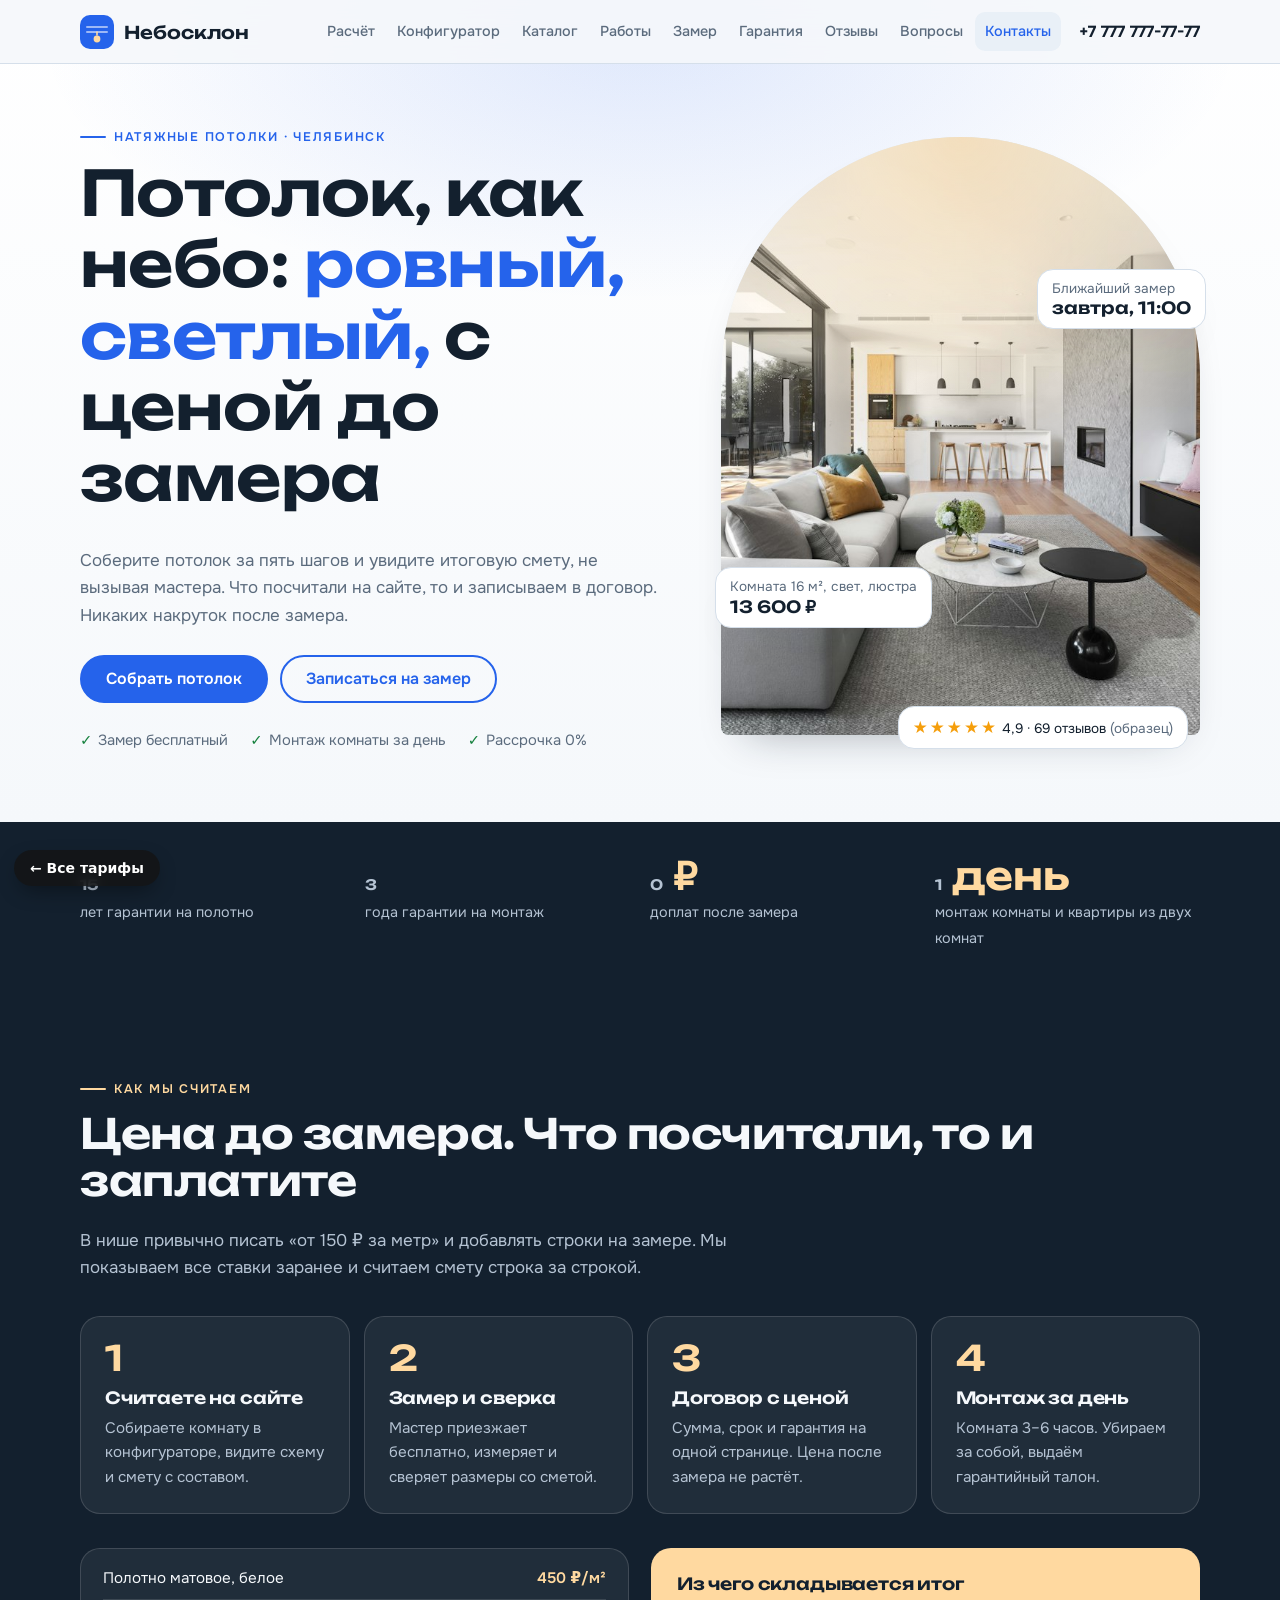
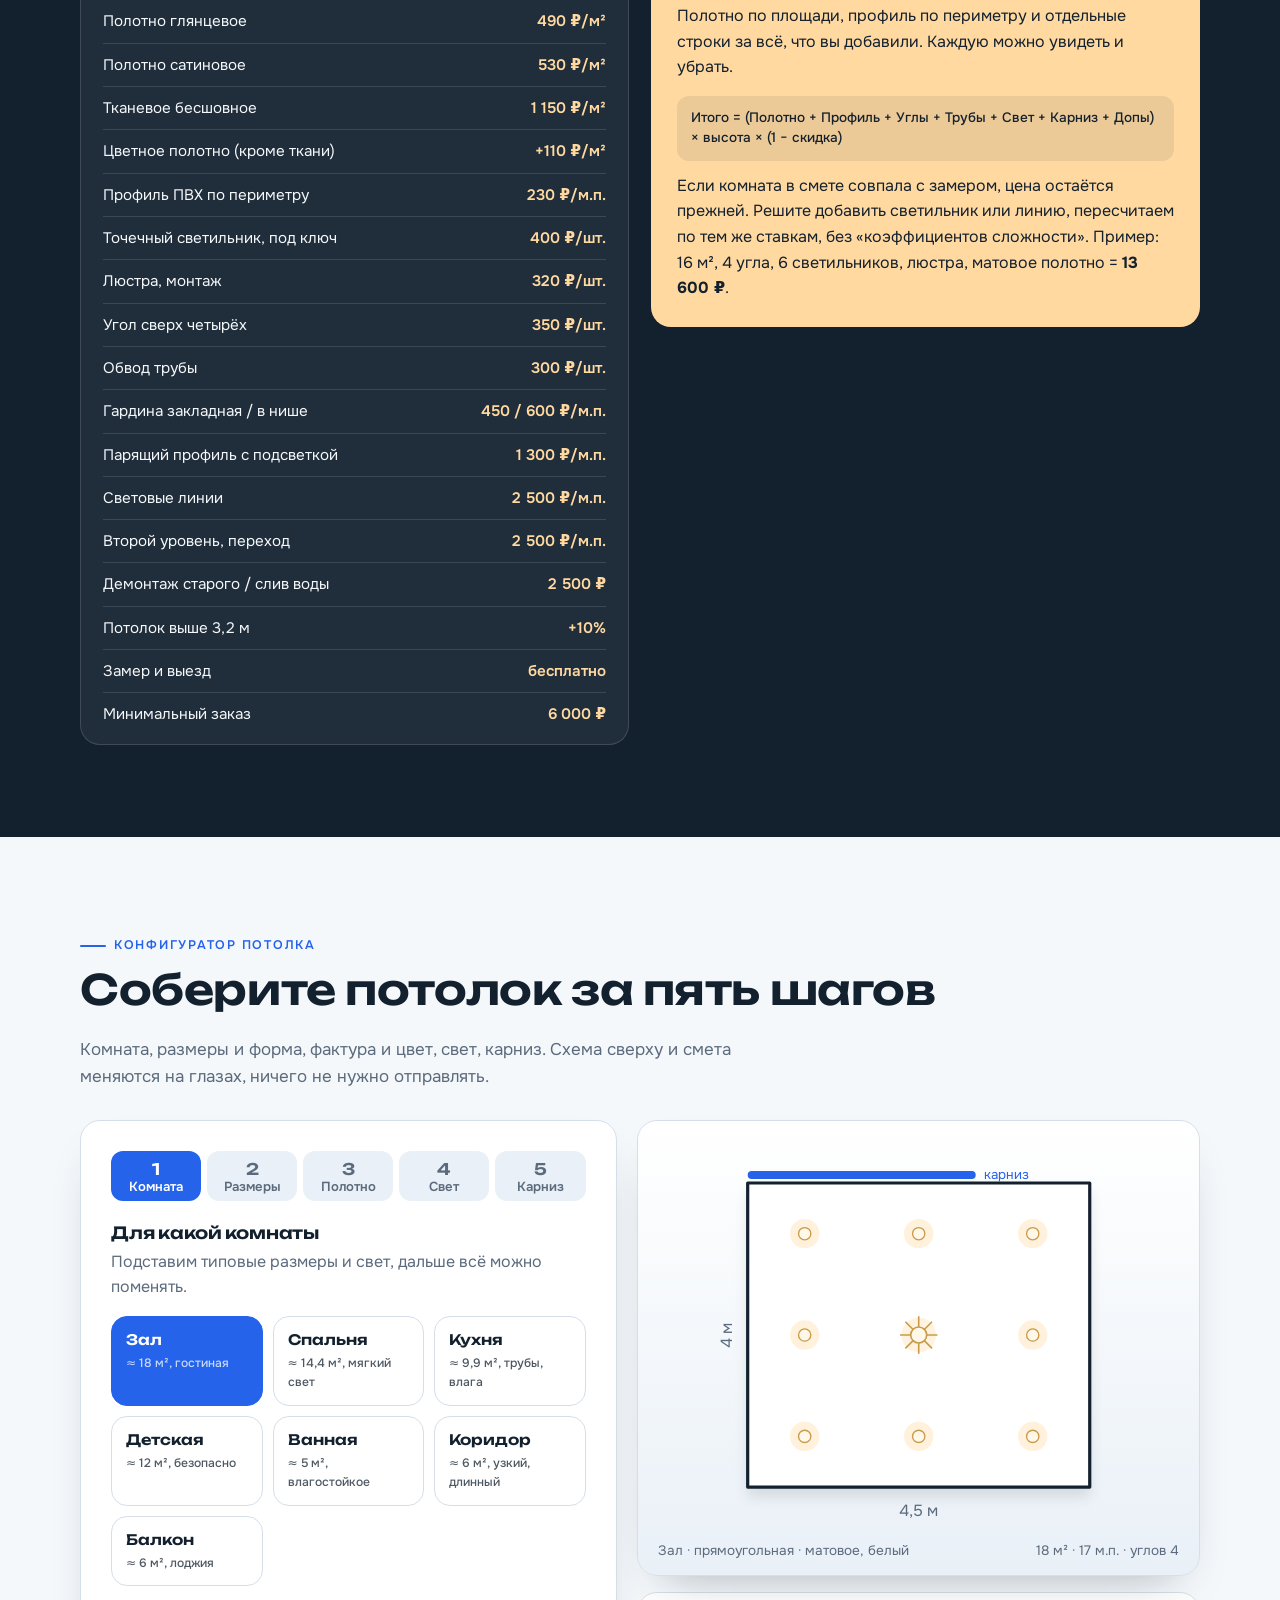
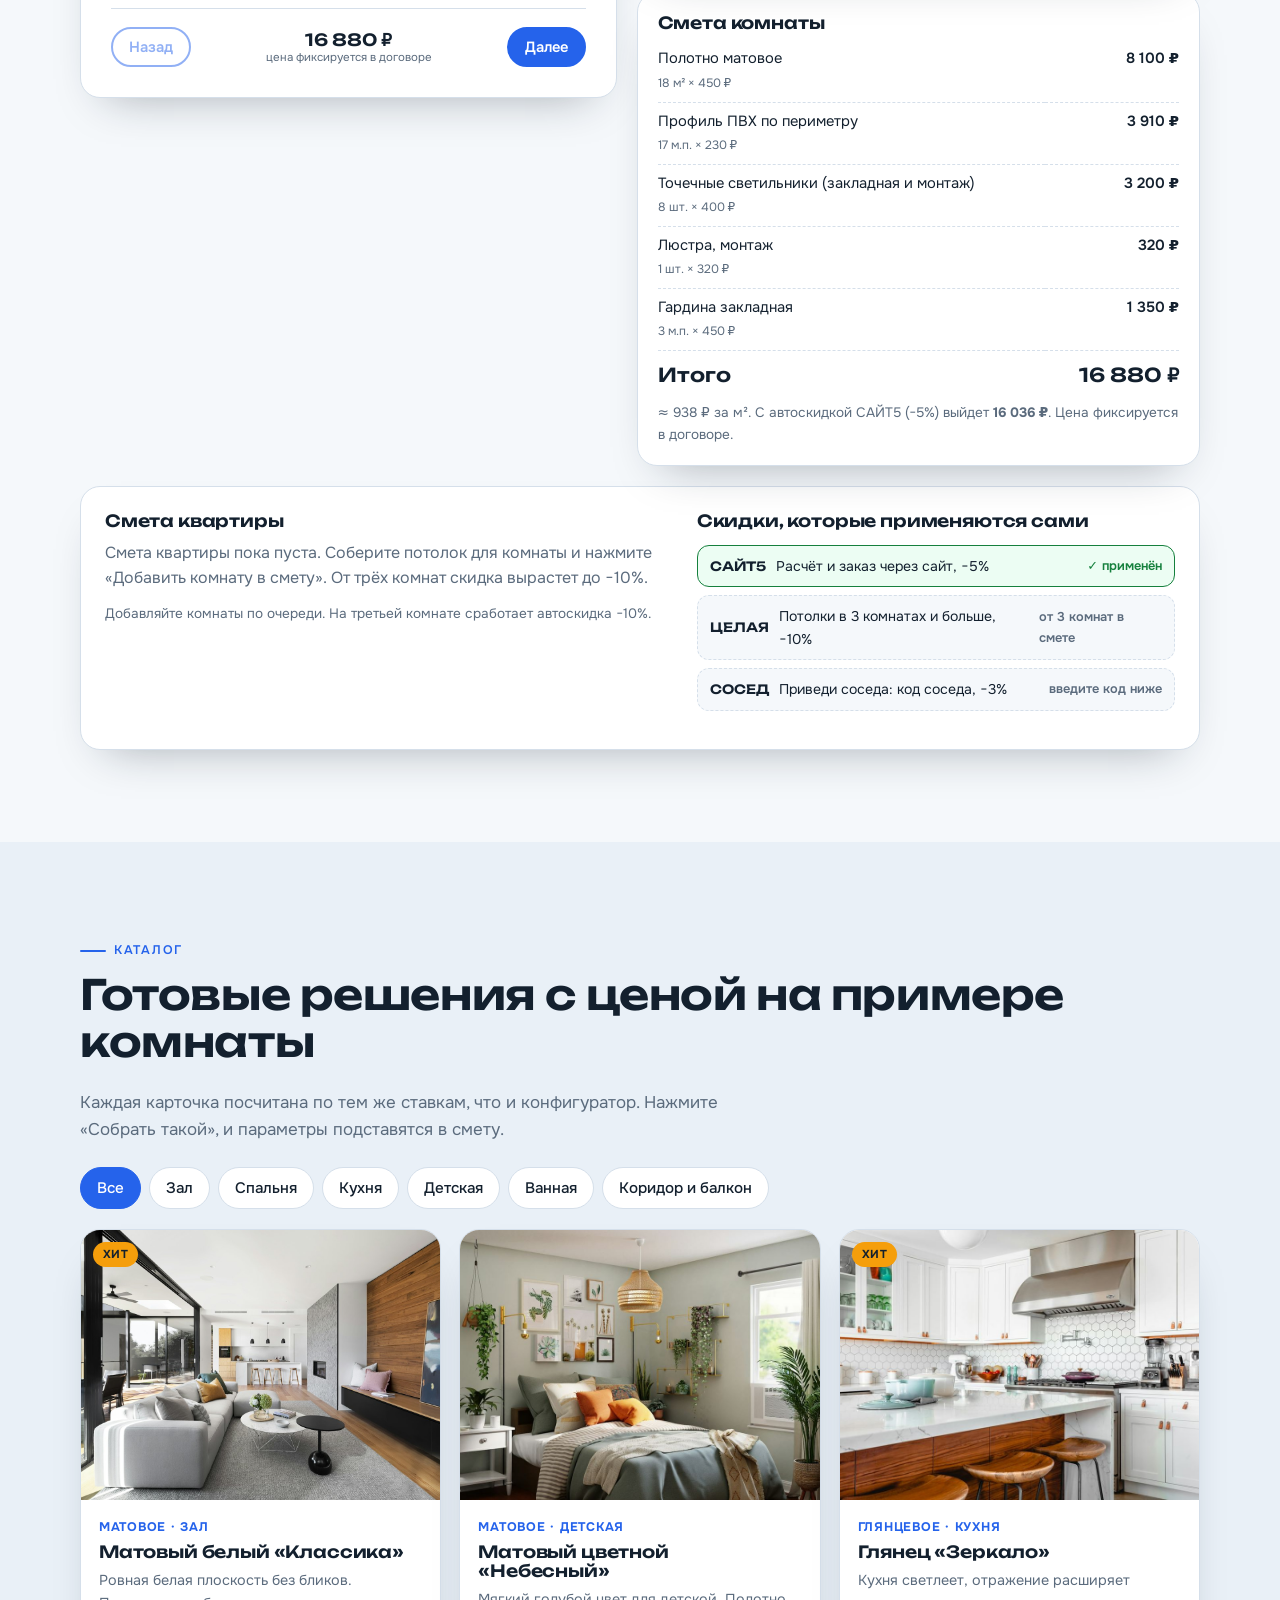
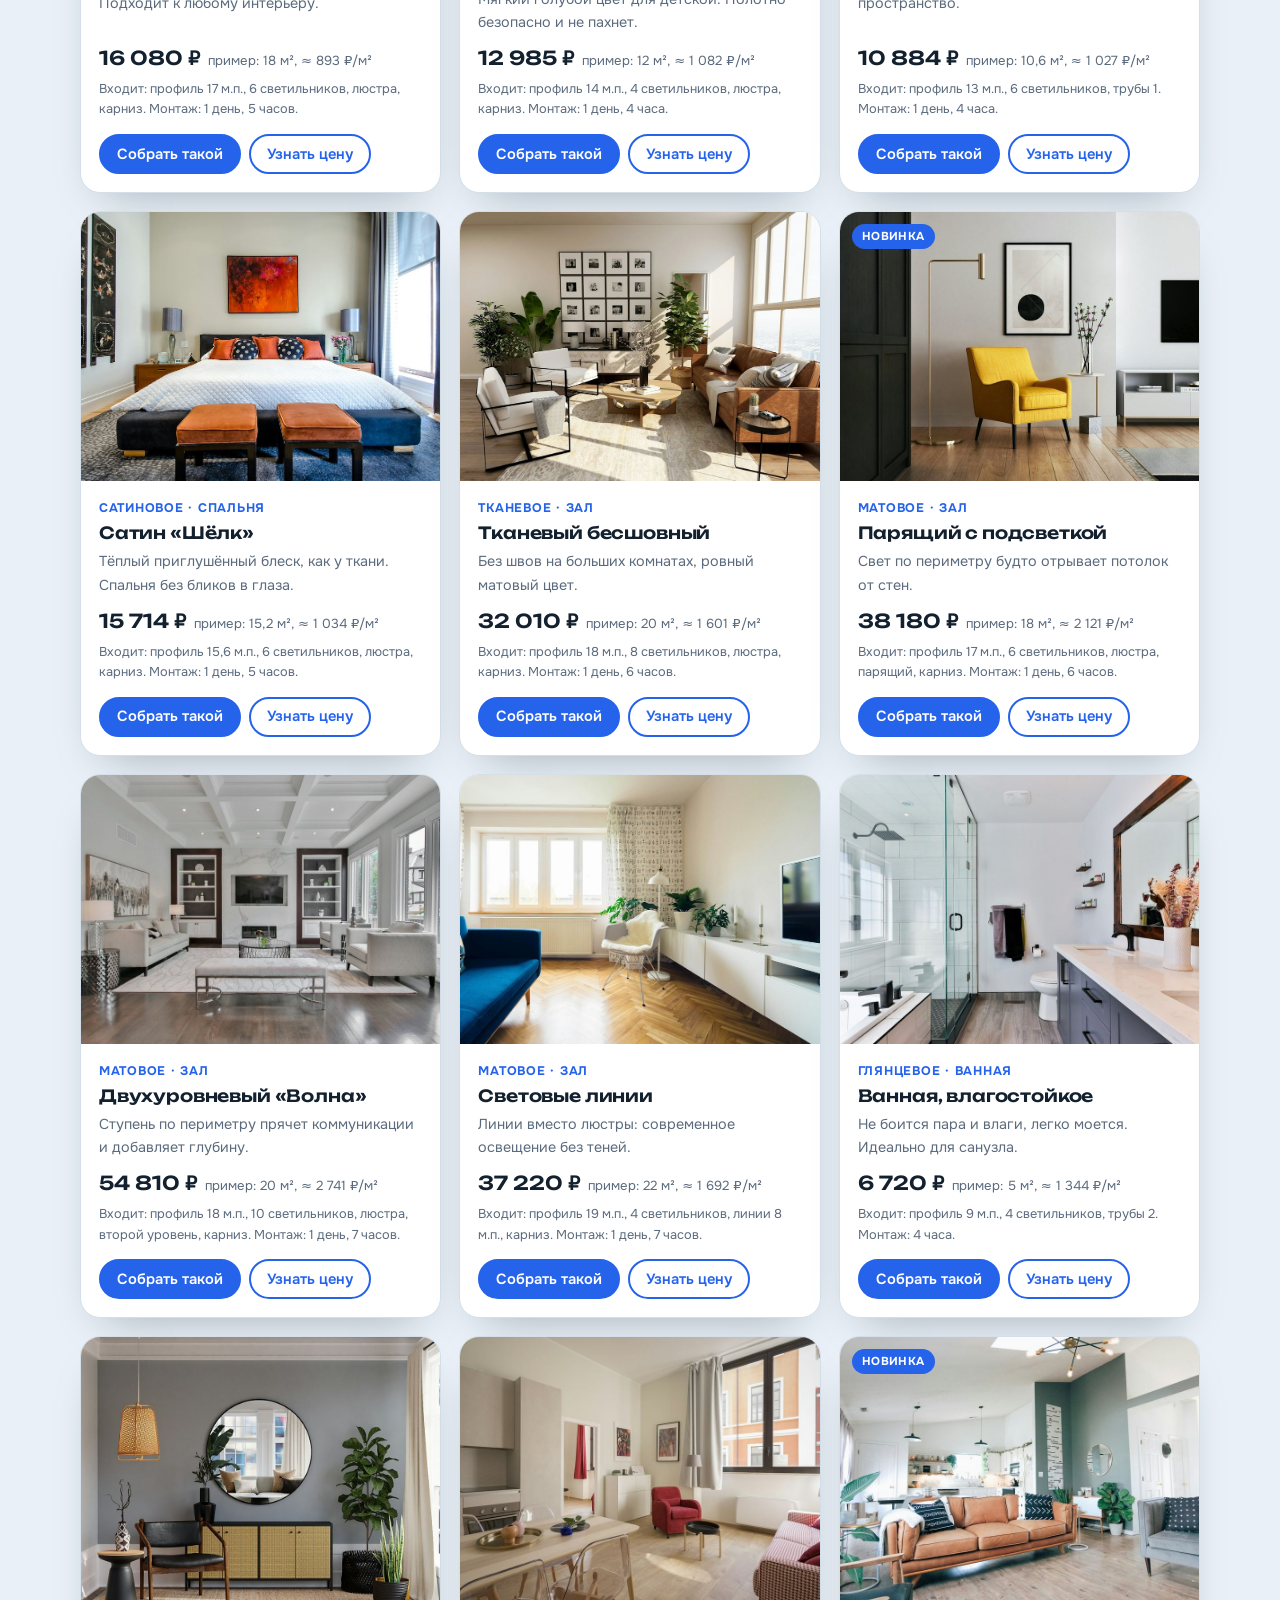
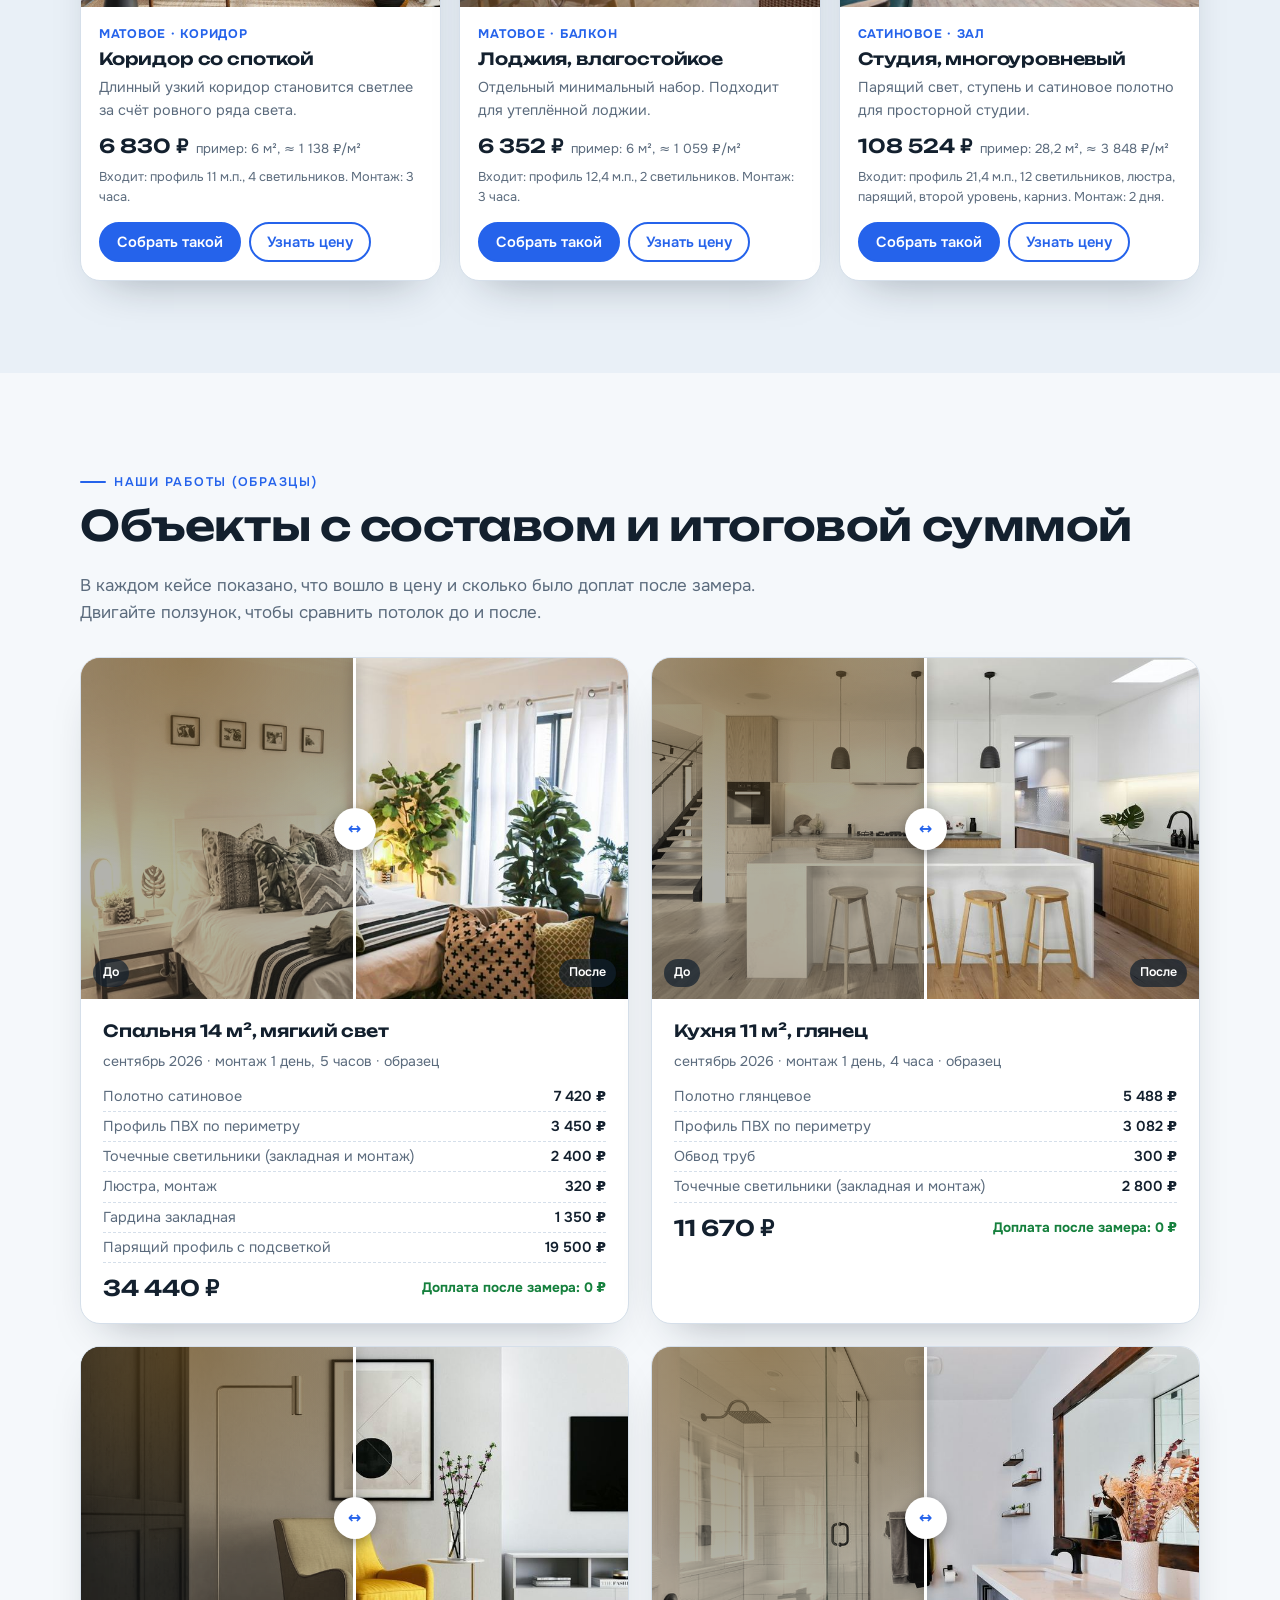
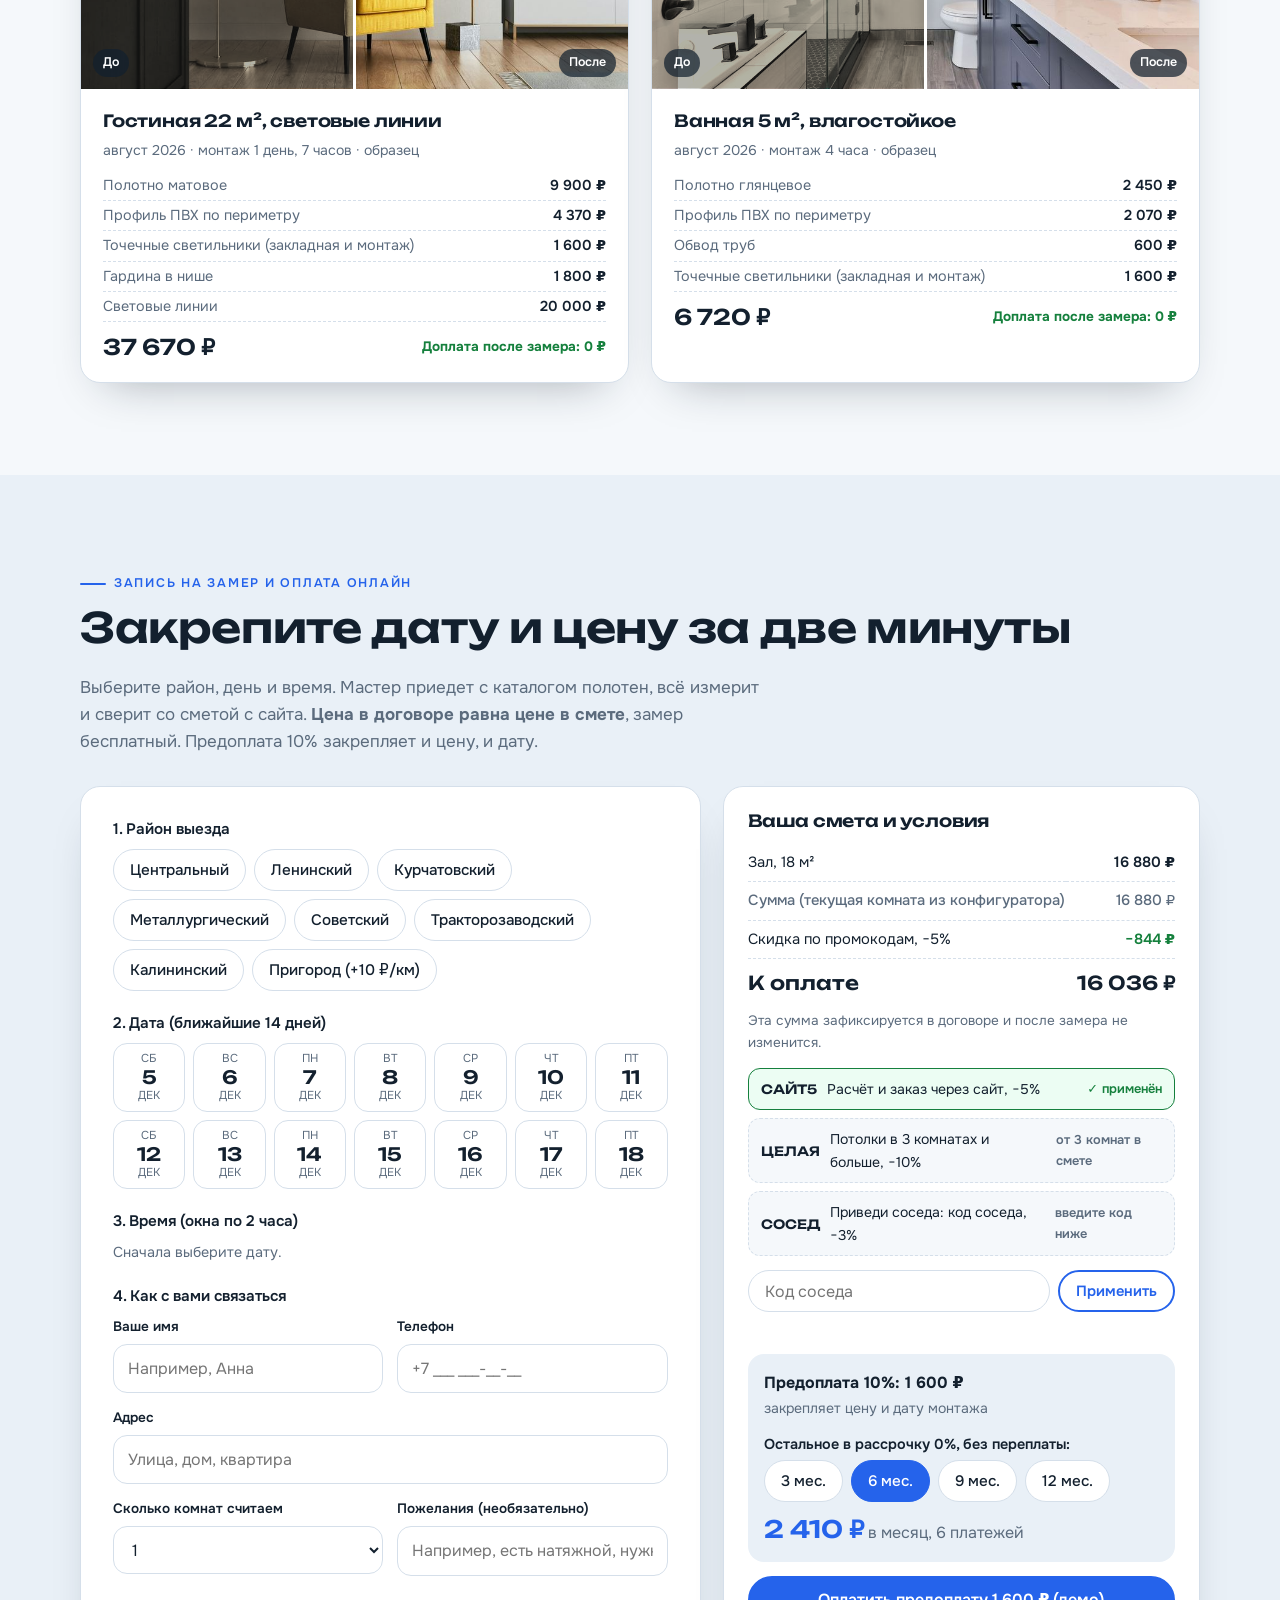
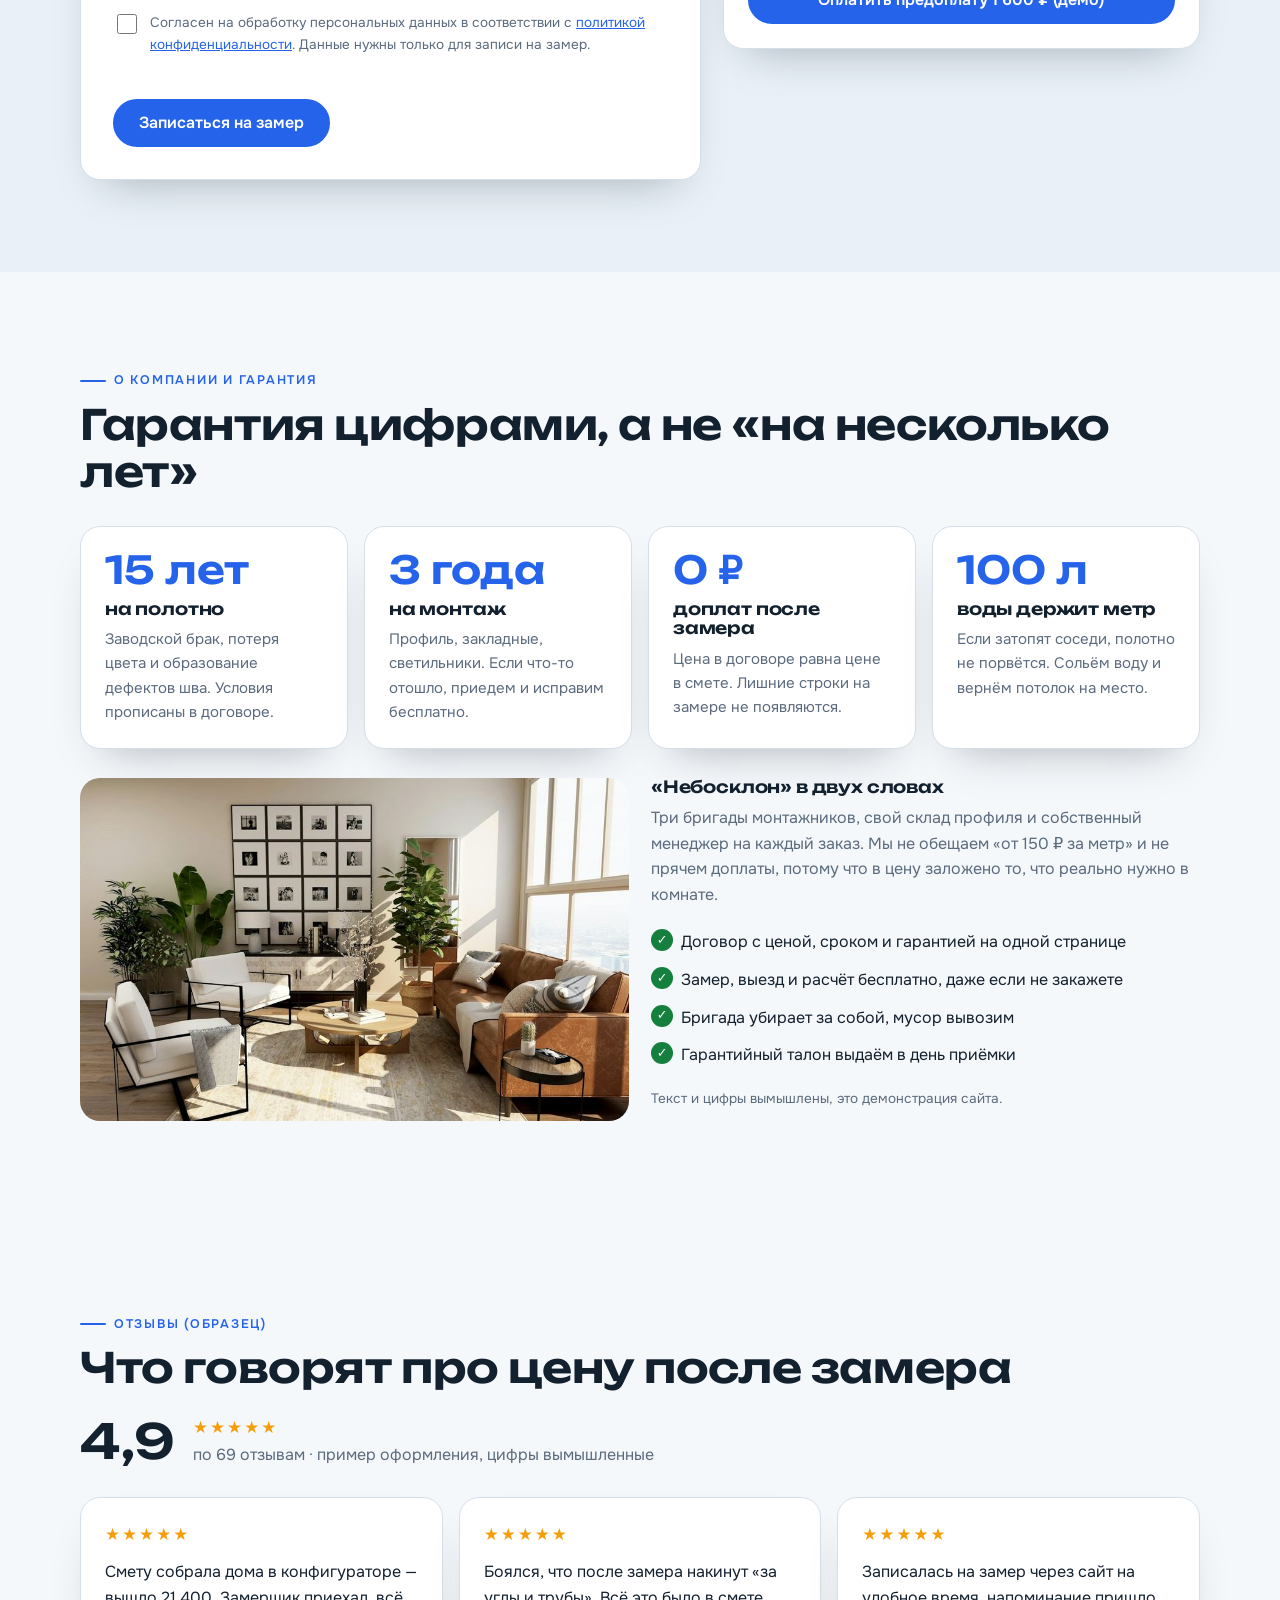
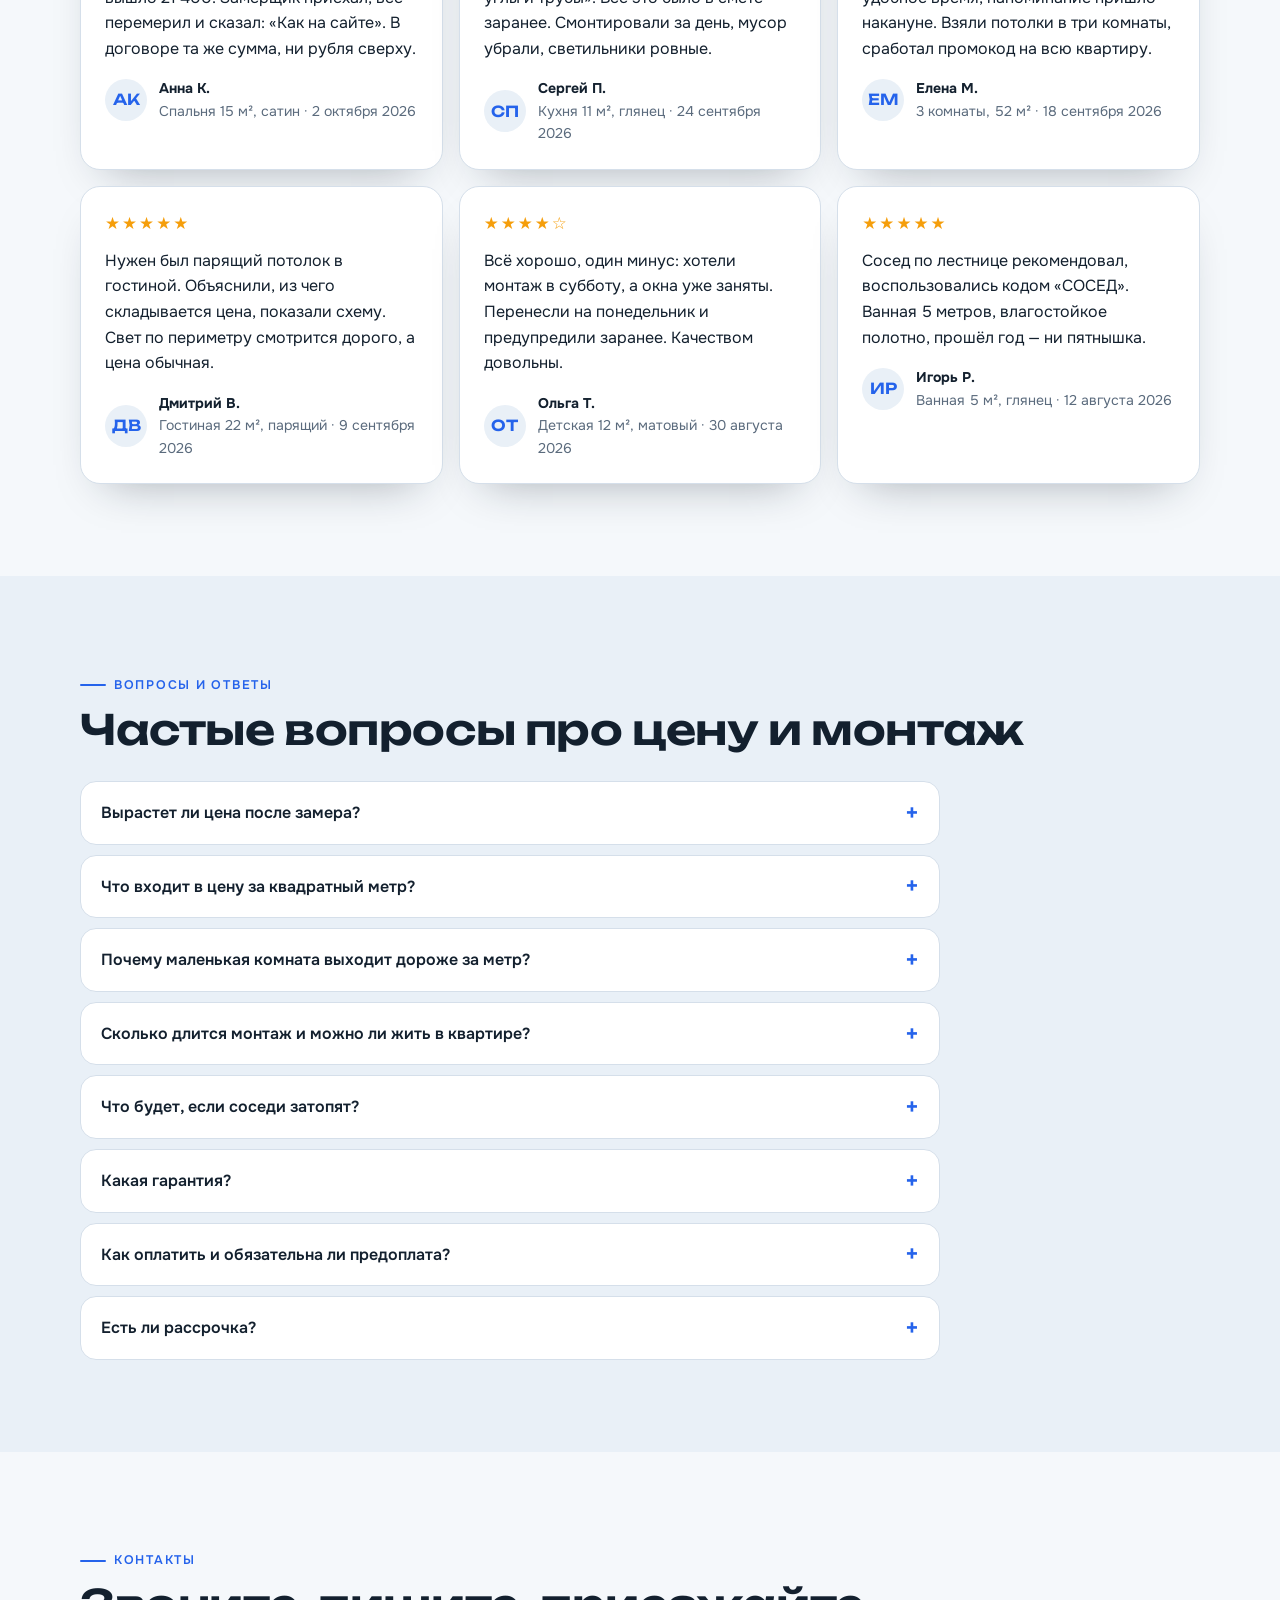
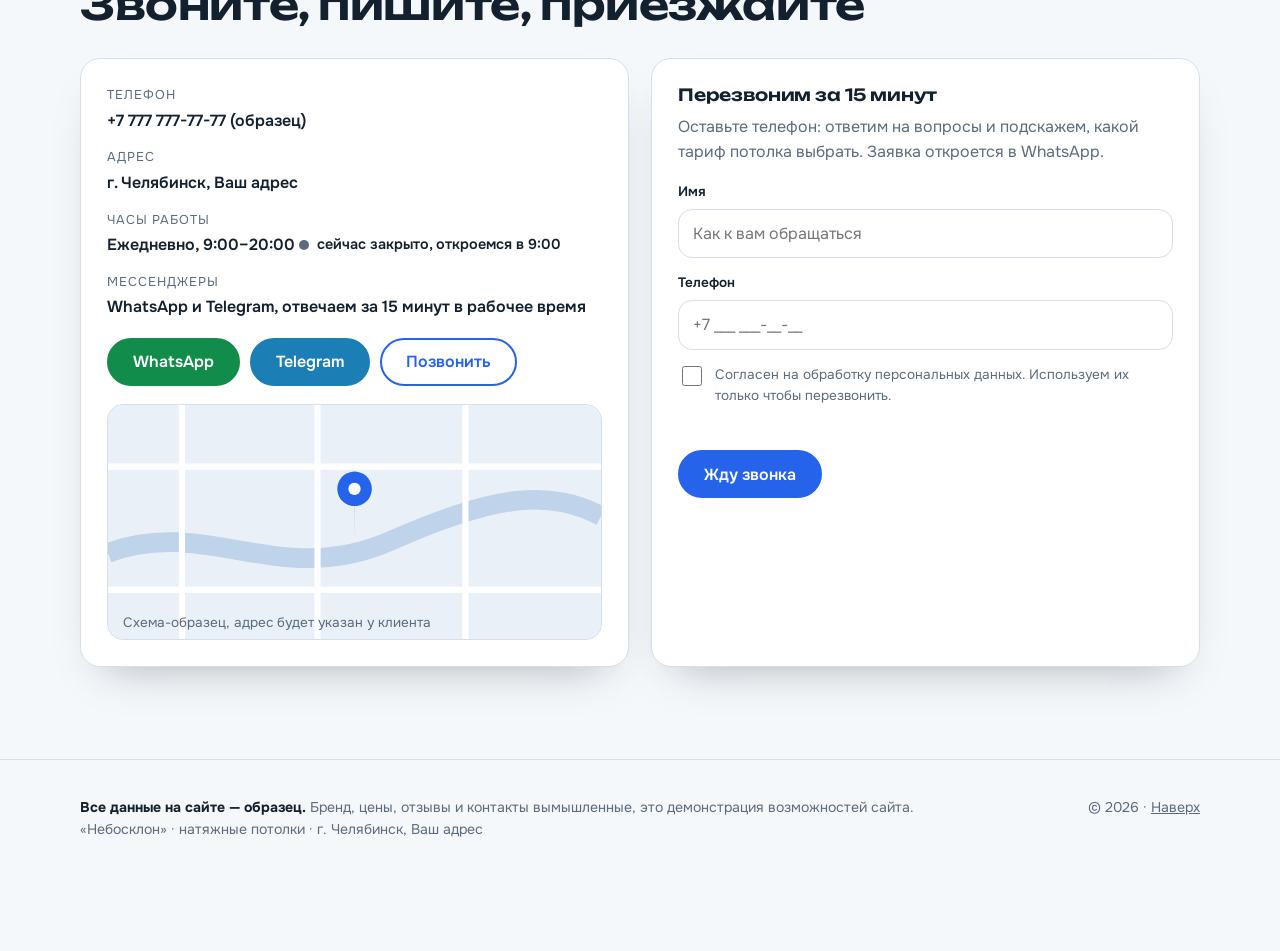
<file: 4-premium/index.html>
<!DOCTYPE html>
<html lang="ru">
<head>
<meta charset="UTF-8">
<meta name="viewport" content="width=device-width, initial-scale=1">
<title>Небосклон: натяжные потолки в Челябинске, цена до замера</title>
<meta name="description" content="Конфигуратор натяжного потолка со схемой и сметой, запись на замер по районам Челябинска, предоплата онлайн, рассрочка 0%. Цена в договоре не меняется.">
<meta name="robots" content="noindex, nofollow">
<meta name="theme-color" content="#F5F8FB">
<meta property="og:type" content="website">
<meta property="og:title" content="Небосклон: натяжные потолки в Челябинске, цена до замера">
<meta property="og:description" content="Конфигуратор натяжного потолка со схемой и сметой, запись на замер по районам Челябинска, предоплата онлайн, рассрочка 0%. Цена в договоре не меняется.">
<meta property="og:image" content="https://artemdobrovolskii1-bit.github.io/Natyazhnye-potolki/4-premium/img/1600607687939-ce8a6c25118c.jpg">
<link rel="icon" href="data:image/svg+xml,%3Csvg xmlns='http://www.w3.org/2000/svg' viewBox='0 0 34 34'%3E%3Crect width='34' height='34' rx='10' fill='%232563EB'/%3E%3Ccircle cx='17' cy='24' r='3.4' fill='%23FFD9A0'/%3E%3C/svg%3E">
<link href="fonts/fonts.css" rel="stylesheet">
<!-- Яндекс Метрика: вставьте сюда код счётчика клиента -->
<style>
:root{--bg:#F5F8FB;--bg2:#E9F0F7;--card:#FFFFFF;--ink:#13202E;--mute:#5B6B7D;--acc:#2563EB;--acc-ink:#FFFFFF;--line:#D5DFEA;
--acc2:#1D4ED8;--ok:#15803D;--warn:#F59E0B;--glow:#FFD9A0;--wa:#128C4A;--tg:#1B7FB5;--sh:0 22px 44px -26px rgba(19,32,46,.38);--r:20px}
*,*::before,*::after{box-sizing:border-box}
html{scroll-behavior:smooth;scroll-padding-top:74px;-webkit-text-size-adjust:100%}
body{margin:0;background:var(--bg);color:var(--ink);font:400 16px/1.6 Onest,system-ui,-apple-system,"Segoe UI",Roboto,sans-serif;overflow-x:hidden;overflow-x:clip}
img,svg,canvas{max-width:100%}
img{display:block}
h1,h2,h3,h4{font-family:Unbounded,system-ui,sans-serif;font-weight:600;line-height:1.14;margin:0 0 .55em;letter-spacing:-.01em}
h1{font-size:clamp(1.9rem,6vw,3.9rem)}
h2{font-size:clamp(1.55rem,4vw,2.6rem)}
h3{font-size:1.05rem}
p{margin:0 0 1em}
a{color:inherit}
button,input,select,textarea{font:inherit;color:inherit}
.wr{max-width:1160px;margin:0 auto;padding:0 20px}
.sec{padding:60px 0}
@media(min-width:768px){.sec{padding:92px 0}}
.alt{background:var(--bg2)}
.dark{background:var(--ink);color:var(--bg)}
.dark .mute,.dark .lead{color:#B5C3D3}
.eyebrow{display:inline-flex;align-items:center;gap:8px;font:600 .78rem/1 Onest,sans-serif;letter-spacing:.14em;text-transform:uppercase;color:var(--acc);margin-bottom:14px}
.eyebrow::before{content:"";width:26px;height:2px;background:currentColor;border-radius:2px}
.dark .eyebrow{color:var(--glow)}
.lead{font-size:1.06rem;color:var(--mute);max-width:62ch}
.mute{color:var(--mute)}
.sr{position:absolute;width:1px;height:1px;overflow:hidden;clip:rect(0 0 0 0);white-space:nowrap}
.card{background:var(--card);border:1px solid var(--line);border-radius:var(--r);box-shadow:var(--sh)}
/* кнопки */
.btn{display:inline-flex;align-items:center;justify-content:center;gap:8px;min-height:48px;padding:12px 24px;border-radius:999px;border:2px solid var(--acc);background:var(--acc);color:var(--acc-ink);font-weight:600;text-decoration:none;cursor:pointer;transition:transform .2s,background .2s,box-shadow .2s;line-height:1.1;text-align:center}
.btn:hover{background:var(--acc2);border-color:var(--acc2);transform:translateY(-2px);box-shadow:0 12px 24px -12px var(--acc)}
.btn.ghost{background:transparent;color:var(--acc)}
.btn.ghost:hover{background:var(--acc);color:var(--acc-ink)}
.btn.wa{background:var(--wa);border-color:var(--wa)}
.btn.tg{background:var(--tg);border-color:var(--tg)}
.btn.sm{min-height:40px;padding:8px 16px;font-size:.92rem}
.btn[disabled]{opacity:.5;cursor:not-allowed;transform:none;box-shadow:none}
:focus-visible{outline:3px solid var(--acc);outline-offset:2px}
.chips{display:flex;flex-wrap:wrap;gap:8px}
.chip{display:inline-flex;align-items:center;gap:6px;min-height:42px;padding:8px 16px;border-radius:999px;border:1.5px solid var(--line);background:var(--card);cursor:pointer;font-weight:500;font-size:.95rem;transition:.18s;text-align:left}
.chip:hover{border-color:var(--acc)}
.chip.on,.chip[aria-pressed="true"],.chip[aria-checked="true"]{background:var(--acc);border-color:var(--acc);color:var(--acc-ink)}
.chip small{opacity:.75;font-size:.8em}
.chip.busy{opacity:.4;text-decoration:line-through;cursor:not-allowed}
/* шапка */
.hd{position:fixed;top:0;left:0;right:0;z-index:100;height:64px;background:rgba(245,248,251,.88);-webkit-backdrop-filter:blur(12px);backdrop-filter:blur(12px);border-bottom:1px solid var(--line)}
.hd .wr{display:flex;align-items:center;gap:18px;height:100%}
.logo{display:flex;align-items:center;gap:10px;text-decoration:none;font:600 1.1rem Unbounded,sans-serif;white-space:nowrap}
.logo svg{flex:none}
.nv{display:none;margin-left:auto;gap:2px;align-items:center}
.nv a{padding:8px 10px;border-radius:10px;text-decoration:none;font-size:.9rem;font-weight:500;color:var(--mute);white-space:nowrap}
.nv a:hover,.nv a.on{color:var(--acc);background:var(--bg2)}
.hd-tel{display:none;font-weight:700;text-decoration:none;white-space:nowrap}
.burger{margin-left:auto;width:46px;height:46px;border-radius:12px;border:1px solid var(--line);background:var(--card);cursor:pointer;display:grid;place-items:center}
.burger span,.burger span::before,.burger span::after{display:block;width:20px;height:2px;background:var(--ink);border-radius:2px;position:relative;transition:.2s}
.burger span::before,.burger span::after{content:"";position:absolute;left:0}
.burger span::before{top:-6px}.burger span::after{top:6px}
.mnav{position:fixed;top:64px;left:0;right:0;bottom:0;z-index:99;background:var(--bg);padding:18px 20px 90px;overflow:auto;display:none}
.mnav.open{display:block}
.mnav a{display:block;padding:15px 4px;border-bottom:1px solid var(--line);text-decoration:none;font:500 1.15rem Unbounded,sans-serif}
.mnav .btn{margin-top:18px;width:100%}
@media(min-width:1180px){.nv{display:flex}.burger,.mnav{display:none!important}.hd-tel{display:block}.nv{margin-left:auto}}
.pbar{position:fixed;top:0;left:0;height:3px;width:0;background:var(--acc);z-index:120}
/* анимация появления */
.rv{opacity:0;transform:translateY(22px);transition:opacity .7s,transform .7s}
.rv.in{opacity:1;transform:none}
@media(prefers-reduced-motion:reduce){.rv{opacity:1;transform:none;transition:none}html{scroll-behavior:auto}*{animation:none!important}}
/* формы */
.fld{display:block;margin-bottom:14px}
.fld>span{display:block;font-size:.85rem;font-weight:600;margin-bottom:6px}
.fld input,.fld select,.fld textarea{width:100%;min-height:48px;padding:11px 14px;border:1.5px solid var(--line);border-radius:14px;background:var(--card);font-size:16px}
.fld textarea{min-height:90px;resize:vertical}
.fld input:focus,.fld select:focus,.fld textarea:focus{outline:none;border-color:var(--acc);box-shadow:0 0 0 3px rgba(37,99,235,.18)}
.cons{display:flex;gap:10px;align-items:flex-start;font-size:.85rem;color:var(--mute);margin:6px 0 16px}
.cons input{width:20px;height:20px;margin-top:2px;flex:none;accent-color:var(--acc)}
.cons a{color:var(--acc)}
.err{color:#B91C1C;font-size:.9rem;font-weight:600;margin:0 0 10px;min-height:1.2em}
fieldset{border:0;margin:0 0 22px;padding:0;min-width:0}
legend{font:600 .95rem Onest,sans-serif;margin-bottom:10px;padding:0}
.row2{display:grid;gap:0 14px}
@media(min-width:600px){.row2{grid-template-columns:1fr 1fr}}
input[type=range]{width:100%;accent-color:var(--acc);height:32px}
/* запись на замер */
.bk{display:grid;grid-template-columns:minmax(0,1fr);gap:22px;margin-top:30px}
.bk>*{min-width:0}
@media(min-width:960px){.bk{grid-template-columns:minmax(0,1.3fr) minmax(0,1fr);align-items:start}}
.bkform{padding:24px}
@media(min-width:768px){.bkform{padding:32px}}
.days{display:grid;grid-template-columns:repeat(auto-fill,minmax(66px,1fr));gap:8px}
.day{display:flex;flex-direction:column;align-items:center;padding:8px 4px;border:1.5px solid var(--line);border-radius:14px;background:var(--card);cursor:pointer;line-height:1.2;transition:.18s}
.day b{font:600 1.15rem Unbounded,sans-serif}
.day small{color:var(--mute);font-size:.72rem;text-transform:uppercase}
.day:hover{border-color:var(--acc)}
.day[aria-checked="true"]{background:var(--acc);border-color:var(--acc);color:var(--acc-ink)}
.day[aria-checked="true"] small{color:#DCE7FF}
.bksum{padding:24px;position:sticky;top:84px}
.bksum h3{margin-bottom:14px}
.sl{width:100%;border-collapse:collapse;font-size:.92rem}
.sl td{padding:7px 0;border-bottom:1px dashed var(--line);vertical-align:top}
.sl td:last-child{text-align:right;white-space:nowrap;font-weight:600;padding-left:10px}
.sl .sub td{color:var(--mute);font-weight:500}
.sl .tot td{border-bottom:0;font:600 1.2rem Unbounded,sans-serif;padding-top:12px}
.sl .disc td:last-child{color:var(--ok)}
.promos{display:grid;gap:8px;margin:14px 0}
.pr{display:flex;align-items:center;gap:10px;padding:9px 12px;border-radius:12px;border:1.5px dashed var(--line);font-size:.88rem;background:var(--bg)}
.pr b{font-family:Unbounded,sans-serif;font-size:.8rem}
.pr.on{border-style:solid;border-color:var(--ok);background:#ECFDF3}
.pr .st{margin-left:auto;font-weight:600;color:var(--mute);font-size:.8rem}
.pr.on .st{color:var(--ok)}
.inst{margin-top:18px;padding:16px;border-radius:16px;background:var(--bg2)}
.inst b.big{font:600 1.5rem Unbounded,sans-serif;color:var(--acc)}
.ok-box{padding:28px;text-align:center}
.ok-box .tick{width:64px;height:64px;border-radius:50%;background:var(--ok);color:#fff;display:grid;place-items:center;margin:0 auto 14px;font-size:2rem}
.ok-box .acts{display:flex;flex-wrap:wrap;gap:10px;justify-content:center;margin-top:16px}
/* модалка оплаты */
.modal{position:fixed;inset:0;z-index:2147483100;background:rgba(19,32,46,.6);display:none;align-items:center;justify-content:center;padding:16px;overflow:auto}
.modal.open{display:flex}
.mbox{background:var(--card);border-radius:24px;max-width:460px;width:100%;padding:26px;position:relative;max-height:96vh;overflow:auto}
.mbox .x{position:absolute;top:12px;right:12px;width:42px;height:42px;border-radius:50%;border:0;background:var(--bg2);cursor:pointer;font-size:1.3rem}
.demo-note{background:#FEF3C7;border:1px solid #F5D77A;color:#6B4B00;border-radius:12px;padding:9px 12px;font-size:.82rem;margin-bottom:14px}
.tabs{display:flex;gap:6px;margin-bottom:16px;background:var(--bg2);padding:4px;border-radius:999px}
.tabs button{flex:1;min-height:42px;border:0;border-radius:999px;background:transparent;cursor:pointer;font-weight:600}
.tabs button[aria-selected="true"]{background:var(--card);box-shadow:0 2px 8px rgba(19,32,46,.14)}
.qr{width:190px;height:190px;margin:8px auto 14px;display:block;border:1px solid var(--line);border-radius:12px;padding:8px;background:#fff}
.spin{width:44px;height:44px;border-radius:50%;border:4px solid var(--line);border-top-color:var(--acc);margin:20px auto;animation:sp 0.9s linear infinite}
@keyframes sp{to{transform:rotate(360deg)}}
/* FAQ */
.faq{display:grid;gap:10px;margin-top:28px;max-width:860px}
.faq details{background:var(--card);border:1px solid var(--line);border-radius:16px;padding:0 20px}
.faq summary{list-style:none;cursor:pointer;padding:18px 28px 18px 0;font-weight:600;position:relative}
.faq summary::-webkit-details-marker{display:none}
.faq summary::after{content:"+";position:absolute;right:0;top:50%;transform:translateY(-50%);font-size:1.5rem;color:var(--acc);transition:.2s}
.faq details[open] summary::after{transform:translateY(-50%) rotate(45deg)}
.faq details p{color:var(--mute);margin:0 0 18px}
/* отзывы */
.rev{display:grid;gap:16px;margin-top:30px}
@media(min-width:768px){.rev{grid-template-columns:repeat(2,1fr)}}
@media(min-width:1100px){.rev{grid-template-columns:repeat(3,1fr)}}
.rv-c{padding:24px}
.stars{color:var(--warn);letter-spacing:2px;font-size:1.05rem}
.rv-c .who{display:flex;gap:12px;align-items:center;margin-top:14px;font-size:.88rem}
.av{width:42px;height:42px;border-radius:50%;background:var(--bg2);color:var(--acc);display:grid;place-items:center;font:600 .95rem Unbounded,sans-serif;flex:none}
.rate{display:flex;gap:18px;align-items:center;flex-wrap:wrap;margin-top:18px}
.rate b{font:600 3rem Unbounded,sans-serif;line-height:1}
/* контакты */
.ct{display:grid;gap:22px;margin-top:30px}
@media(min-width:900px){.ct{grid-template-columns:1fr 1fr}}
.ct .card{padding:26px}
.ct dl{margin:0;display:grid;gap:14px}
.ct dt{font-size:.8rem;color:var(--mute);text-transform:uppercase;letter-spacing:.08em}
.ct dd{margin:2px 0 0;font-weight:600}
.ct dd a{text-decoration:none}
.open-now{display:inline-flex;align-items:center;gap:8px;font-size:.9rem;font-weight:600}
.open-now i{width:10px;height:10px;border-radius:50%;background:var(--mute)}
.open-now.on i{background:var(--ok);box-shadow:0 0 0 4px rgba(21,128,61,.2)}
.map{margin-top:18px;border-radius:16px;overflow:hidden;border:1px solid var(--line);background:var(--bg2)}
.map svg{display:block;width:100%;height:auto}
.cta-row{display:flex;flex-wrap:wrap;gap:10px;margin-top:18px}
/* подвал */
.ft{padding:36px 0 110px;border-top:1px solid var(--line);font-size:.88rem;color:var(--mute)}
.ft .wr{display:flex;flex-wrap:wrap;gap:12px 28px;justify-content:space-between}
.ft a{color:var(--mute)}
.sample{font-weight:700;color:var(--ink)}
/* плавающие кнопки */
.fab{position:fixed;right:14px;bottom:calc(14px + env(safe-area-inset-bottom,0px));z-index:90;display:flex;flex-direction:column;gap:10px}
.fab a{width:54px;height:54px;border-radius:50%;display:grid;place-items:center;color:#fff;box-shadow:0 10px 24px -8px rgba(19,32,46,.5);text-decoration:none}
.fab .c{background:var(--acc)}.fab .w{background:var(--wa)}
@media(min-width:768px){.fab{display:none}}
/* печать сметы */
#printSheet{display:none}
@media print{
body>*:not(#printSheet){display:none!important}
#printSheet{display:block!important;color:#000;background:#fff;font:13px/1.45 Onest,Arial,sans-serif;padding:0}
#printSheet h1{font-size:22px;margin:0 0 4px}
#printSheet table{width:100%;border-collapse:collapse;margin:14px 0}
#printSheet td,#printSheet th{border-bottom:1px solid #bbb;padding:6px 4px;text-align:left}
#printSheet td:last-child,#printSheet th:last-child{text-align:right;white-space:nowrap}
#printSheet .tt td{font-weight:700;font-size:16px;border-bottom:0}
#printSheet svg{max-width:340px;height:auto}
@page{margin:14mm}
}
/* ===== Премиум: страница ===== */
.hero{padding:96px 0 40px;position:relative;overflow:hidden;background:linear-gradient(180deg,#fff 0,var(--bg) 100%)}
.hero::before{content:"";position:absolute;left:50%;top:-220px;width:1200px;height:520px;transform:translateX(-50%);background:radial-gradient(closest-side,rgba(37,99,235,.14),transparent);pointer-events:none}
.hero .wr{display:grid;gap:34px;position:relative}
@media(min-width:960px){.hero{padding:120px 0 70px}.hero .wr{grid-template-columns:1.1fr .9fr;align-items:center;gap:56px}}
.hero h1 em{font-style:normal;color:var(--acc)}
.hero .lead{margin:18px 0 26px}
.cta{display:flex;flex-wrap:wrap;gap:12px}
.hero-pt{display:flex;flex-wrap:wrap;gap:8px 22px;margin:26px 0 0;padding:0;list-style:none;color:var(--mute);font-size:.92rem}
.hero-pt li::before{content:"✓";color:var(--ok);font-weight:700;margin-right:6px}
.hero-art{position:relative;max-width:520px;margin:0 auto;width:100%}
.arch{aspect-ratio:4/5;border-radius:999px 999px 32px 32px;overflow:hidden;position:relative;background:var(--bg2);box-shadow:var(--sh)}
.arch img{width:100%;height:100%;object-fit:cover}
.arch::after{content:"";position:absolute;inset:0;background:radial-gradient(circle at 50% 0,rgba(255,217,160,.55),transparent 55%),linear-gradient(180deg,rgba(255,255,255,.35),transparent 45%);animation:pulse 5s ease-in-out infinite alternate}
@keyframes pulse{from{opacity:.55}to{opacity:1}}
.fl{position:absolute;background:var(--card);border:1px solid var(--line);border-radius:16px;padding:10px 14px;box-shadow:var(--sh);font-size:.85rem;line-height:1.3}
.fl b{display:block;font:600 1.05rem Unbounded,sans-serif}
.fl.a{left:-6px;bottom:18%}.fl.b{right:-6px;top:22%}.fl.c{right:12px;bottom:-14px}
@media(max-width:480px){.fl.a{left:4px}.fl.b{right:4px}.fl.c{right:4px}}
.strip{background:var(--ink);color:var(--bg)}
.strip .wr{display:grid;grid-template-columns:1fr 1fr;gap:20px;padding-top:30px;padding-bottom:30px}
@media(min-width:768px){.strip .wr{grid-template-columns:repeat(4,1fr)}}
.strip b{display:block;font:600 clamp(1.6rem,4vw,2.4rem) Unbounded,sans-serif;color:var(--glow)}
.strip span{font-size:.9rem;color:#B5C3D3}
/* как считаем */
.how{display:grid;gap:14px;margin:34px 0}
@media(min-width:768px){.how{grid-template-columns:repeat(4,1fr)}}
.st4{background:rgba(255,255,255,.06);border:1px solid rgba(255,255,255,.14);border-radius:var(--r);padding:24px}
.st4 i{font:600 2.2rem/1 Unbounded,sans-serif;color:var(--glow);font-style:normal;display:block;margin-bottom:12px}
.st4 p{color:#B5C3D3;margin:0;font-size:.95rem}
.st4 h3{color:var(--bg)}
.dgrid{display:grid;gap:22px}
@media(min-width:960px){.dgrid{grid-template-columns:1fr 1fr;align-items:start}}
.pt{background:rgba(255,255,255,.06);border:1px solid rgba(255,255,255,.14);border-radius:var(--r);padding:8px 22px}
.pt table{width:100%;border-collapse:collapse;font-size:.95rem}
.pt td{padding:9px 0;border-bottom:1px solid rgba(255,255,255,.12)}
.pt td:last-child{text-align:right;font-weight:600;white-space:nowrap;color:var(--glow);padding-left:12px}
.pt tr:last-child td{border-bottom:0}
.fx{background:var(--glow);color:var(--ink);border-radius:var(--r);padding:26px}
.fx h3{margin-bottom:10px}
.fx code{display:block;background:rgba(19,32,46,.08);padding:12px 14px;border-radius:12px;font:500 .85rem/1.5 Onest,monospace;margin:12px 0}
/* конфигуратор */
.cfg{display:grid;gap:20px;margin-top:30px}
@media(min-width:1000px){.cfg{grid-template-columns:1fr 1.05fr;align-items:start}.cfg-view{order:2;position:sticky;top:84px}.cfg-steps{order:1}}
.scheme{padding:14px;position:relative;overflow:hidden;background:linear-gradient(180deg,#fff,var(--bg2))}
.scheme svg{width:100%;height:auto;display:block}
.sch-tag{display:flex;justify-content:space-between;gap:10px;font-size:.85rem;color:var(--mute);padding:4px 6px 0;flex-wrap:wrap}
.est{padding:20px;margin-top:16px}
.est h3{margin-bottom:8px}
.cfg-steps{padding:22px}
@media(min-width:768px){.cfg-steps{padding:30px}}
.stp{display:flex;gap:6px;list-style:none;margin:0 0 22px;padding:0}
.stp li{flex:1}
.stp button{width:100%;border:0;background:var(--bg2);border-radius:12px;min-height:50px;padding:6px 4px;cursor:pointer;font-size:.72rem;font-weight:600;color:var(--mute);line-height:1.15;transition:.18s;position:relative}
.stp button b{display:block;font:600 1rem Unbounded,sans-serif}
.stp button[aria-current="step"]{background:var(--acc);color:var(--acc-ink)}
.stp button.done{background:#DCE7FF;color:var(--acc2)}
@media(min-width:600px){.stp button{font-size:.82rem}}
.pane h3{margin-bottom:6px}
.pane>p{color:var(--mute);margin-bottom:16px}
.pane[hidden]{display:none}
.rl{display:grid;grid-template-columns:1fr 1fr;gap:10px}
@media(min-width:520px){.rl{grid-template-columns:repeat(3,1fr)}}
.rl .chip{flex-direction:column;align-items:flex-start;border-radius:16px;padding:12px 14px;gap:2px;min-height:68px}
.rl .chip b{font-family:Unbounded,sans-serif;font-size:.9rem}
.sld{margin-bottom:16px}
.sld label{display:flex;justify-content:space-between;font-weight:600;font-size:.92rem}
.sld output{color:var(--acc);font-family:Unbounded,sans-serif}
.rd{display:grid;grid-template-columns:repeat(3,1fr);gap:8px;margin:14px 0}
.rd div{background:var(--bg2);border-radius:14px;padding:10px;text-align:center;font-size:.8rem;color:var(--mute)}
.rd b{display:block;font:600 1.1rem Unbounded,sans-serif;color:var(--ink)}
.tx{display:grid;gap:10px;margin-bottom:18px}
@media(min-width:520px){.tx{grid-template-columns:1fr 1fr}}
.tx button{display:flex;gap:12px;text-align:left;border:1.5px solid var(--line);background:var(--card);border-radius:16px;padding:12px;cursor:pointer;transition:.18s;align-items:flex-start}
.tx button[aria-checked="true"]{border-color:var(--acc);box-shadow:0 0 0 3px rgba(37,99,235,.18)}
.tx svg{flex:none;border-radius:10px;width:56px;height:56px}
.tx b{display:block;font-size:.95rem}
.tx small{color:var(--mute);line-height:1.3;display:block;margin-top:2px}
.tx em{font-style:normal;color:var(--acc);font-weight:700;font-size:.85rem}
.sw{display:grid;grid-template-columns:repeat(6,1fr);gap:8px}
.sw button{aspect-ratio:1;border-radius:50%;border:2px solid var(--line);cursor:pointer;min-width:40px;min-height:40px;padding:0;position:relative}
.sw button[aria-checked="true"]{outline:3px solid var(--acc);outline-offset:2px}
.sw button.dk[aria-checked="true"]::after{color:#fff}
.sw button[aria-checked="true"]::after{content:"✓";position:absolute;inset:0;display:grid;place-items:center;font-weight:700;color:var(--ink)}
.opt{display:flex;align-items:center;justify-content:space-between;gap:12px;padding:12px 0;border-bottom:1px dashed var(--line)}
.opt:last-of-type{border-bottom:0}
.opt small{color:var(--mute);display:block;line-height:1.3}
.stepper{display:inline-flex;align-items:center;gap:4px;background:var(--bg2);border-radius:999px;padding:3px;flex:none}
.stepper button{width:40px;height:40px;border-radius:50%;border:0;background:var(--card);cursor:pointer;font-size:1.3rem;line-height:1;font-weight:600}
.stepper button:hover{background:var(--acc);color:var(--acc-ink)}
.stepper output{min-width:46px;text-align:center;font-weight:700;font-family:Unbounded,sans-serif;font-size:.9rem}
.nav-b{display:flex;align-items:center;justify-content:space-between;gap:10px;margin-top:22px;padding-top:18px;border-top:1px solid var(--line)}
.nav-b b{font:600 1.05rem Unbounded,sans-serif;text-align:center}
.nav-b b small{display:block;font:400 .72rem Onest,sans-serif;color:var(--mute)}
.ac{display:flex;flex-wrap:wrap;gap:10px;margin-top:16px}
.cartbox{padding:24px;margin-top:20px;display:grid;gap:18px}
@media(min-width:900px){.cartbox{grid-template-columns:1.2fr 1fr;align-items:start}}
/* каталог */
.fil{display:flex;flex-wrap:wrap;gap:8px 8px;margin:24px 0 8px}
.fil select{min-height:42px;border-radius:999px;border:1.5px solid var(--line);padding:6px 14px;background:var(--card);font-size:15px}
.cat{display:grid;gap:18px;margin-top:20px}
@media(min-width:640px){.cat{grid-template-columns:repeat(2,1fr)}}
@media(min-width:1000px){.cat{grid-template-columns:repeat(3,1fr)}}
.it{overflow:hidden;display:flex;flex-direction:column;transition:transform .25s,box-shadow .25s}
.it:hover{transform:translateY(-4px)}
.it .ph{position:relative;aspect-ratio:4/3;background:var(--bg2);overflow:hidden}
.it .ph img{width:100%;height:100%;object-fit:cover;transition:transform .6s}
.it:hover .ph img{transform:scale(1.05)}
.bdg{position:absolute;left:12px;top:12px;background:var(--warn);color:var(--ink);font:700 .72rem Onest,sans-serif;padding:5px 10px;border-radius:999px;letter-spacing:.04em;text-transform:uppercase}
.bdg.n{background:var(--acc);color:var(--acc-ink)}
.it .bd{padding:18px;display:flex;flex-direction:column;flex:1}
.it .tg{font-size:.78rem;color:var(--acc);font-weight:700;text-transform:uppercase;letter-spacing:.06em}
.it h3{margin:4px 0 8px}
.it p{color:var(--mute);font-size:.9rem;margin:0 0 12px}
.it .pr2{margin-top:auto;display:flex;align-items:baseline;gap:8px;flex-wrap:wrap}
.it .pr2 b{font:600 1.2rem Unbounded,sans-serif}
.it .pr2 span{color:var(--mute);font-size:.82rem}
.it .inc{font-size:.8rem;color:var(--mute);margin:8px 0 14px}
.it .ac2{display:flex;gap:8px;flex-wrap:wrap}
/* работы */
.cases{display:grid;gap:22px;margin-top:30px}
@media(min-width:900px){.cases{grid-template-columns:repeat(2,1fr)}}
.cs{overflow:hidden}
.ba{position:relative;aspect-ratio:16/10;overflow:hidden;background:var(--bg2);user-select:none;--p:50%}
.ba img{position:absolute;inset:0;width:100%;height:100%;object-fit:cover}
.ba .bf{position:absolute;inset:0;clip-path:inset(0 calc(100% - var(--p)) 0 0)}
.ba .bf img{filter:sepia(.6) saturate(.7) brightness(.72) contrast(.9)}
.ba .bf::after{content:"";position:absolute;inset:0;background:radial-gradient(ellipse at 20% 0,rgba(120,85,30,.5),transparent 45%),radial-gradient(ellipse at 80% 8%,rgba(90,70,40,.45),transparent 40%)}
.ba::after{content:"";position:absolute;top:0;bottom:0;left:var(--p);width:3px;margin-left:-1.5px;background:#fff;box-shadow:0 0 12px rgba(0,0,0,.4);pointer-events:none}
.ba input{position:absolute;inset:0;width:100%;height:100%;opacity:0;cursor:ew-resize;margin:0;z-index:3}
.ba .hd2{position:absolute;top:50%;left:var(--p);width:42px;height:42px;margin:-21px 0 0 -21px;border-radius:50%;background:#fff;box-shadow:0 4px 14px rgba(0,0,0,.35);display:grid;place-items:center;z-index:2;color:var(--acc);font-weight:700;pointer-events:none}
.ba .lb{position:absolute;bottom:12px;padding:4px 10px;border-radius:999px;background:rgba(19,32,46,.72);color:#fff;font-size:.78rem;font-weight:600;z-index:2}
.ba .lb.l{left:12px}.ba .lb.r{right:12px}
.cs .bd{padding:22px}
.cs ul{list-style:none;margin:10px 0;padding:0;font-size:.9rem;color:var(--mute)}
.cs li{padding:3px 0;border-bottom:1px dashed var(--line);display:flex;justify-content:space-between;gap:10px}
.cs li span:last-child{white-space:nowrap;color:var(--ink);font-weight:600}
.cs .sm{display:flex;justify-content:space-between;align-items:center;gap:10px;flex-wrap:wrap;margin-top:12px}
.cs .sm b{font:600 1.35rem Unbounded,sans-serif}
.cs .zero{color:var(--ok);font-weight:700;font-size:.85rem}
/* гарантия */
.gar{display:grid;gap:16px;margin-top:30px}
@media(min-width:700px){.gar{grid-template-columns:repeat(2,1fr)}}
@media(min-width:1100px){.gar{grid-template-columns:repeat(4,1fr)}}
.gc{padding:24px}
.gc i{font:600 2.4rem/1 Unbounded,sans-serif;color:var(--acc);font-style:normal;display:block;margin-bottom:10px}
.gc p{color:var(--mute);margin:0;font-size:.94rem}
.about{display:grid;gap:22px;margin-top:28px}
@media(min-width:900px){.about{grid-template-columns:1fr 1fr;align-items:center}}
.about .ph{border-radius:var(--r);overflow:hidden;aspect-ratio:16/10;background:var(--bg2)}
.about .ph img{width:100%;height:100%;object-fit:cover}
.chk{list-style:none;padding:0;margin:14px 0 0}
.chk li{padding:6px 0 6px 30px;position:relative}
.chk li::before{content:"✓";position:absolute;left:0;top:6px;width:22px;height:22px;border-radius:50%;background:var(--ok);color:#fff;display:grid;place-items:center;font-size:.8rem;font-weight:700}

</style>
</head>
<body>
<a href="../index.html" class="tarify-back" aria-label="Вернуться ко всем тарифам" style="position:fixed;left:14px;bottom:calc(14px + env(safe-area-inset-bottom,0px));z-index:2147483000;display:inline-flex;align-items:center;gap:6px;padding:11px 16px;border-radius:999px;background:rgba(20,20,20,.82);color:#fff;font:600 14px/1 system-ui,-apple-system,'Segoe UI',Roboto,sans-serif;text-decoration:none;box-shadow:0 8px 22px -6px rgba(0,0,0,.45);-webkit-backdrop-filter:blur(6px);backdrop-filter:blur(6px)">← Все тарифы</a><script data-fp>(function(){try{var k="fp:"+location.pathname.split("/")[1],q=/[?&]from=portfolio(&|$)/.test(location.search);if(q)sessionStorage.setItem(k,"1");if(q||sessionStorage.getItem(k)){var b=document.querySelector(".tarify-back");if(b)b.style.display="none"}}catch(e){}})();</script>
<header class="hd" id="hd"><div class="wr">
<a class="logo" href="#top" aria-label="Небосклон, на главную"><svg width="34" height="34" viewBox="0 0 34 34" aria-hidden="true"><rect width="34" height="34" rx="10" fill="#2563EB"/><path d="M7 12h20M7 17h20" stroke="#fff" stroke-width="2" stroke-linecap="round" opacity=".55"/><circle cx="17" cy="24" r="3.4" fill="#FFD9A0"/><path d="M17 20v-3" stroke="#FFD9A0" stroke-width="1.6" stroke-linecap="round"/></svg>Небосклон</a>
<nav class="nv" aria-label="Разделы сайта"><a href="#kak">Расчёт</a><a href="#config">Конфигуратор</a><a href="#catalog">Каталог</a><a href="#raboty">Работы</a><a href="#zamer">Замер</a><a href="#garantiya">Гарантия</a><a href="#otzyvy">Отзывы</a><a href="#faq">Вопросы</a><a href="#kontakty">Контакты</a></nav>
<a class="hd-tel" href="tel:+77777777777">+7 777 777-77-77</a>
<button class="burger" id="burger" type="button" aria-label="Открыть меню" aria-expanded="false" aria-controls="mnav"><span></span></button>
</div>
<div class="pbar" id="pbar"></div></header>
<nav class="mnav" id="mnav" aria-label="Меню"><a href="#kak">Как мы считаем</a><a href="#config">Конфигуратор</a><a href="#catalog">Каталог</a><a href="#raboty">Работы</a><a href="#zamer">Замер и оплата</a><a href="#garantiya">Гарантия</a><a href="#otzyvy">Отзывы</a><a href="#faq">Вопросы</a><a href="#kontakty">Контакты</a><a class="btn" href="tel:+77777777777">Позвонить</a></nav>
<main id="top">
<section class="hero">
<div class="wr">
<div>
<p class="eyebrow">Натяжные потолки · Челябинск</p>
<h1>Потолок, как небо: <em>ровный, светлый,</em> с ценой до замера</h1>
<p class="lead">Соберите потолок за пять шагов и увидите итоговую смету, не вызывая мастера. Что посчитали на сайте, то и записываем в договор. Никаких накруток после замера.</p>
<div class="cta"><a class="btn" href="#config">Собрать потолок</a><a class="btn ghost" href="#zamer">Записаться на замер</a></div>
<ul class="hero-pt"><li>Замер бесплатный</li><li>Монтаж комнаты за день</li><li>Рассрочка 0%</li></ul>
</div>
<div class="hero-art">
<div class="arch"><img src="img/1600607687939-ce8a6c25118c.jpg" width="900" height="1125" alt="Светлая гостиная с ровным потолком и встроенными светильниками" fetchpriority="high" data-ph></div>
<div class="fl a"><span class="mute">Комната 16 м², свет, люстра</span><b>13 600 ₽</b></div>
<div class="fl b"><span class="mute">Ближайший замер</span><b>завтра, 11:00</b></div>
<div class="fl c"><span class="stars">★★★★★</span> 4,9 · 69 отзывов <span class="mute">(образец)</span></div>
</div>
</div>
</section>
<div class="strip"><div class="wr">
<div><b><span data-count="15">15</span></b><span>лет гарантии на полотно</span></div>
<div><b><span data-count="3">3</span></b><span>года гарантии на монтаж</span></div>
<div><b><span data-count="0">0</span> ₽</b><span>доплат после замера</span></div>
<div><b><span data-count="1">1</span> день</b><span>монтаж комнаты и квартиры из двух комнат</span></div>
</div></div>

<section class="sec dark" id="kak">
<div class="wr">
<p class="eyebrow rv">Как мы считаем</p>
<h2 class="rv">Цена до замера. Что посчитали, то и заплатите</h2>
<p class="lead rv">В нише привычно писать «от 150 ₽ за метр» и добавлять строки на замере. Мы показываем все ставки заранее и считаем смету строка за строкой.</p>
<div class="how">
<div class="st4 rv"><i>1</i><h3>Считаете на сайте</h3><p>Собираете комнату в конфигураторе, видите схему и смету с составом.</p></div>
<div class="st4 rv"><i>2</i><h3>Замер и сверка</h3><p>Мастер приезжает бесплатно, измеряет и сверяет размеры со сметой.</p></div>
<div class="st4 rv"><i>3</i><h3>Договор с ценой</h3><p>Сумма, срок и гарантия на одной странице. Цена после замера не растёт.</p></div>
<div class="st4 rv"><i>4</i><h3>Монтаж за день</h3><p>Комната 3–6 часов. Убираем за собой, выдаём гарантийный талон.</p></div>
</div>
<div class="dgrid">
<div class="pt rv"><table aria-label="Прайс на потолки"><tbody id="rates"></tbody></table></div>
<div class="fx rv">
<h3>Из чего складывается итог</h3>
<p>Полотно по площади, профиль по периметру и отдельные строки за всё, что вы добавили. Каждую можно увидеть и убрать.</p>
<code>Итого = (Полотно + Профиль + Углы + Трубы + Свет + Карниз + Допы) × высота × (1 − скидка)</code>
<p style="margin:0">Если комната в смете совпала с замером, цена остаётся прежней. Решите добавить светильник или линию, пересчитаем по тем же ставкам, без «коэффициентов сложности». Пример: 16 м², 4 угла, 6 светильников, люстра, матовое полотно = <b>13 600 ₽</b>.</p>
</div>
</div>
</div>
</section>

<section class="sec" id="config">
<div class="wr">
<p class="eyebrow rv">Конфигуратор потолка</p>
<h2 class="rv">Соберите потолок за пять шагов</h2>
<p class="lead rv">Комната, размеры и форма, фактура и цвет, свет, карниз. Схема сверху и смета меняются на глазах, ничего не нужно отправлять.</p>
<div class="cfg">
<div class="cfg-view">
<div class="card scheme"><svg id="scheme" viewBox="0 0 400 300" role="img" aria-label="Схема потолка, вид сверху"></svg><div class="sch-tag"><span id="schT"></span><span id="schM"></span></div></div>
<div class="card est"><h3>Смета комнаты</h3><table class="sl" id="estT"></table><p class="mute" id="estN" style="font-size:.85rem;margin:8px 0 0"></p></div>
</div>
<div class="card cfg-steps">
<ol class="stp" id="stp"><li><button type="button" data-st="0"><b>1</b>Комната</button></li><li><button type="button" data-st="1"><b>2</b>Размеры</button></li><li><button type="button" data-st="2"><b>3</b>Полотно</button></li><li><button type="button" data-st="3"><b>4</b>Свет</button></li><li><button type="button" data-st="4"><b>5</b>Карниз</button></li></ol>
<div class="pane" data-p="0"><h3>Для какой комнаты</h3><p>Подставим типовые размеры и свет, дальше всё можно поменять.</p><div class="rl" id="roomL" role="radiogroup" aria-label="Комната"></div></div>
<div class="pane" data-p="1" hidden><h3>Размеры и форма</h3><p>Для сложной формы считаем углы и площадь. На замере мастер уточнит размеры, цена из договора не меняется.</p>
<div class="sld"><label for="rW">Ширина <output id="oW"></output></label><input type="range" id="rW" min="1.2" max="8" step="0.1"></div>
<div class="sld"><label for="rL">Длина <output id="oL"></output></label><input type="range" id="rL" min="1.2" max="8" step="0.1"></div>
<div class="chips" id="shapeL" role="radiogroup" aria-label="Форма комнаты"></div>
<div class="rd"><div><b id="dA"></b>площадь</div><div><b id="dP"></b>периметр</div><div><b id="dC"></b>углов</div></div>
<div class="opt"><div><b>Потолок выше 3,2 м</b><small>Работать приходится с лесами, поэтому +10% к итогу</small></div><button type="button" class="chip" id="tgHigh" aria-pressed="false">Нет</button></div></div>
<div class="pane" data-p="2" hidden><h3>Фактура и цвет</h3><p>Матовое прячет неровности, глянец отражает комнату, сатин даёт мягкий блеск.</p>
<div class="tx" id="texL" role="radiogroup" aria-label="Фактура полотна"></div>
<div style="font-weight:600;margin:0 0 8px">Цвет полотна <span class="mute" id="colN" style="font-weight:400"></span></div><div class="sw" id="colL" role="radiogroup" aria-label="Цвет полотна"></div>
<p class="mute" style="font-size:.85rem;margin:10px 0 0" id="colH"></p></div>
<div class="pane" data-p="3" hidden><h3>Свет</h3><p>Точечные светильники, люстра, световые линии и парящий профиль. Цена каждого пункта видна сразу.</p>
<div class="opt"><div><b>Точечные светильники</b><small>400 ₽ за шт., закладная и монтаж</small></div><div class="stepper" data-k="spots" data-min="0" data-max="30" data-step="1"><button type="button" aria-label="Меньше светильников">−</button><output>0</output><button type="button" aria-label="Больше светильников">+</button></div></div>
<div class="opt"><div><b>Люстра</b><small>320 ₽ за монтаж, закладная в цене</small></div><div class="stepper" data-k="chand" data-min="0" data-max="3" data-step="1"><button type="button" aria-label="Меньше люстр">−</button><output>0</output><button type="button" aria-label="Больше люстр">+</button></div></div>
<div class="opt"><div><b>Световые линии, м.п.</b><small>2 500 ₽ за метр погонный</small></div><div class="stepper" data-k="lineLen" data-min="0" data-max="20" data-step="1"><button type="button" aria-label="Меньше линий">−</button><output>0</output><button type="button" aria-label="Больше линий">+</button></div></div>
<div class="opt"><div><b>Парящий профиль по периметру</b><small>Подсветка вокруг потолка, 1 300 ₽ за м.п.</small></div><button type="button" class="chip" id="tgFloat" aria-pressed="false">Нет</button></div>
<div class="opt"><div><b>Второй уровень</b><small>Ступень по периметру, 2 500 ₽ за м.п.</small></div><button type="button" class="chip" id="tgLvl" aria-pressed="false">Нет</button></div></div>
<div class="pane" data-p="4" hidden><h3>Карниз и дополнительно</h3><p>Шторы без дыр в стенах и работы, которые нужны не всем.</p>
<div class="chips" id="curtL" role="radiogroup" aria-label="Гардина" style="margin-bottom:6px"></div>
<div class="opt" id="curtLenR"><div><b>Длина карниза, м.п.</b></div><div class="stepper" data-k="curtLen" data-min="1" data-max="8" data-step="0.5"><button type="button" aria-label="Короче">−</button><output>3</output><button type="button" aria-label="Длиннее">+</button></div></div>
<div class="opt"><div><b>Трубы и стояки</b><small>300 ₽ за обвод</small></div><div class="stepper" data-k="pipes" data-min="0" data-max="6" data-step="1"><button type="button" aria-label="Меньше труб">−</button><output>0</output><button type="button" aria-label="Больше труб">+</button></div></div>
<div class="opt"><div><b>Демонтаж старого потолка или слив воды</b><small>2 500 ₽ за услугу</small></div><button type="button" class="chip" id="tgDemo" aria-pressed="false">Нет</button></div>
<div class="ac"><button type="button" class="btn" id="addRoom">Добавить комнату в смету</button><a class="btn ghost" href="#zamer" id="toBook">Записаться на замер</a></div></div>
<div class="nav-b"><button type="button" class="btn ghost sm" id="bPrev">Назад</button><b><span id="miniT"></span><small>цена фиксируется в договоре</small></b><button type="button" class="btn sm" id="bNext">Далее</button></div>
</div>
</div>
<div class="card cartbox rv">
<div><h3>Смета квартиры</h3><div class="js-cart"></div><p class="mute" style="font-size:.85rem;margin:12px 0 0">Добавляйте комнаты по очереди. На третьей комнате сработает автоскидка −10%.</p></div>
<div><h3>Скидки, которые применяются сами</h3><div class="promos js-promos"></div></div>
</div>
</div>
</section>

<section class="sec alt" id="catalog">
<div class="wr">
<p class="eyebrow rv">Каталог</p>
<h2 class="rv">Готовые решения с ценой на примере комнаты</h2>
<p class="lead rv">Каждая карточка посчитана по тем же ставкам, что и конфигуратор. Нажмите «Собрать такой», и параметры подставятся в смету.</p>
<div class="fil rv" id="catFil" role="group" aria-label="Фильтр по комнате"></div>
<div class="cat" id="catGrid"></div>
</div>
</section>

<section class="sec" id="raboty">
<div class="wr">
<p class="eyebrow rv">Наши работы (образцы)</p>
<h2 class="rv">Объекты с составом и итоговой суммой</h2>
<p class="lead rv">В каждом кейсе показано, что вошло в цену и сколько было доплат после замера. Двигайте ползунок, чтобы сравнить потолок до и после.</p>
<div class="cases" id="cases"></div>
</div>
</section>
<section class="sec alt" id="zamer">
<div class="wr">
<p class="eyebrow rv">Запись на замер и оплата онлайн</p>
<h2 class="rv">Закрепите дату и цену за две минуты</h2>
<p class="lead rv">Выберите район, день и время. Мастер приедет с каталогом полотен, всё измерит и сверит со сметой с сайта. <b>Цена в договоре равна цене в смете</b>, замер бесплатный. Предоплата 10% закрепляет и цену, и дату.</p>
<div class="bk">
<form class="card bkform" id="bkForm" novalidate>

<fieldset><legend>1. Район выезда</legend>
<div class="chips" id="bkDist" role="radiogroup" aria-label="Район выезда"></div>
<p class="mute" id="bkKm" hidden style="margin:10px 0 0;font-size:.88rem">За пределами города выезд считается по 10 ₽ за километр от границы города, стоимость назовём заранее.</p></fieldset>
<fieldset><legend>2. Дата (ближайшие 14 дней)</legend>
<div class="days" id="bkDays" role="radiogroup" aria-label="Дата замера"></div></fieldset>
<fieldset><legend>3. Время (окна по 2 часа)</legend>
<div class="chips" id="bkSlots" role="radiogroup" aria-label="Время замера"></div></fieldset>
<fieldset><legend>4. Как с вами связаться</legend>
<div class="row2">
<label class="fld"><span>Ваше имя</span><input id="bkName" autocomplete="name" placeholder="Например, Анна" maxlength="60"></label>
<label class="fld"><span>Телефон</span><input id="bkPhone" type="tel" inputmode="tel" autocomplete="tel" placeholder="+7 ___ ___-__-__" maxlength="20"></label>
</div>
<label class="fld"><span>Адрес</span><input id="bkAddr" autocomplete="street-address" placeholder="Улица, дом, квартира" maxlength="120"></label>
<div class="row2">
<label class="fld"><span>Сколько комнат считаем</span><select id="bkRooms"><option>1</option><option>2</option><option>3</option><option>4</option><option>5 и больше</option></select></label>
<label class="fld"><span>Пожелания (необязательно)</span><input id="bkNote" placeholder="Например, есть натяжной, нужно снять" maxlength="140"></label>
</div></fieldset>
<label class="cons"><input type="checkbox" id="bkCons"><span>Согласен на обработку персональных данных в соответствии с <a href="#kontakty">политикой конфиденциальности</a>. Данные нужны только для записи на замер.</span></label>
<p class="err" id="bkErr" role="alert"></p>
<button class="btn" type="submit">Записаться на замер</button>
</form>
<aside class="card bksum" aria-live="polite">
<h3>Ваша смета и условия</h3>
<div id="bkSum"></div>
</aside>
</div>
<div class="card ok-box" id="bkOk" hidden></div>
</div>
</section>
<div class="modal" id="payModal" role="dialog" aria-modal="true" aria-labelledby="payTtl">
<div class="mbox">
<button class="x" type="button" id="payX" aria-label="Закрыть окно оплаты">×</button>
<div id="payBody"></div>
</div>
</div>
<section class="sec" id="garantiya">
<div class="wr">
<p class="eyebrow rv">О компании и гарантия</p>
<h2 class="rv">Гарантия цифрами, а не «на несколько лет»</h2>
<div class="gar">
<div class="card gc rv"><i>15 лет</i><h3>на полотно</h3><p>Заводской брак, потеря цвета и образование дефектов шва. Условия прописаны в договоре.</p></div>
<div class="card gc rv"><i>3 года</i><h3>на монтаж</h3><p>Профиль, закладные, светильники. Если что-то отошло, приедем и исправим бесплатно.</p></div>
<div class="card gc rv"><i>0 ₽</i><h3>доплат после замера</h3><p>Цена в договоре равна цене в смете. Лишние строки на замере не появляются.</p></div>
<div class="card gc rv"><i>100 л</i><h3>воды держит метр</h3><p>Если затопят соседи, полотно не порвётся. Сольём воду и вернём потолок на место.</p></div>
</div>
<div class="about">
<div class="ph rv"><img src="img/1600210492486-724fe5c67fb0.jpg" width="900" height="563" loading="lazy" alt="Светлая гостиная с панорамными окнами и ровным белым потолком" data-ph></div>
<div class="rv">
<h3>«Небосклон» в двух словах</h3>
<p class="mute">Три бригады монтажников, свой склад профиля и собственный менеджер на каждый заказ. Мы не обещаем «от 150 ₽ за метр» и не прячем доплаты, потому что в цену заложено то, что реально нужно в комнате.</p>
<ul class="chk"><li>Договор с ценой, сроком и гарантией на одной странице</li><li>Замер, выезд и расчёт бесплатно, даже если не закажете</li><li>Бригада убирает за собой, мусор вывозим</li><li>Гарантийный талон выдаём в день приёмки</li></ul>
<p class="mute" style="font-size:.85rem;margin-top:14px">Текст и цифры вымышлены, это демонстрация сайта.</p>
</div>
</div>
</div>
</section>
<section class="sec" id="otzyvy">
<div class="wr">
<p class="eyebrow rv">Отзывы (образец)</p>
<h2 class="rv">Что говорят про цену после замера</h2>
<div class="rate rv"><b>4,9</b><div><div class="stars" aria-label="Оценка 4,9 из 5">★★★★★</div><div class="mute">по 69 отзывам · пример оформления, цифры вымышленные</div></div></div>
<div class="rev">
<article class="card rv-c rv"><div class="stars" aria-label="5 из 5">★★★★★</div><p style="margin-top:10px">Смету собрала дома в конфигураторе — вышло 21 400. Замерщик приехал, всё перемерил и сказал: «Как на сайте». В договоре та же сумма, ни рубля сверху.</p><div class="who"><span class="av">АК</span><div><b>Анна К.</b><br><span class="mute">Спальня 15 м², сатин · 2 октября 2026</span></div></div></article>
<article class="card rv-c rv"><div class="stars" aria-label="5 из 5">★★★★★</div><p style="margin-top:10px">Боялся, что после замера накинут «за углы и трубы». Всё это было в смете заранее. Смонтировали за день, мусор убрали, светильники ровные.</p><div class="who"><span class="av">СП</span><div><b>Сергей П.</b><br><span class="mute">Кухня 11 м², глянец · 24 сентября 2026</span></div></div></article>
<article class="card rv-c rv"><div class="stars" aria-label="5 из 5">★★★★★</div><p style="margin-top:10px">Записалась на замер через сайт на удобное время, напоминание пришло накануне. Взяли потолки в три комнаты, сработал промокод на всю квартиру.</p><div class="who"><span class="av">ЕМ</span><div><b>Елена М.</b><br><span class="mute">3 комнаты, 52 м² · 18 сентября 2026</span></div></div></article>
<article class="card rv-c rv"><div class="stars" aria-label="5 из 5">★★★★★</div><p style="margin-top:10px">Нужен был парящий потолок в гостиной. Объяснили, из чего складывается цена, показали схему. Свет по периметру смотрится дорого, а цена обычная.</p><div class="who"><span class="av">ДВ</span><div><b>Дмитрий В.</b><br><span class="mute">Гостиная 22 м², парящий · 9 сентября 2026</span></div></div></article>
<article class="card rv-c rv"><div class="stars" aria-label="4 из 5">★★★★☆</div><p style="margin-top:10px">Всё хорошо, один минус: хотели монтаж в субботу, а окна уже заняты. Перенесли на понедельник и предупредили заранее. Качеством довольны.</p><div class="who"><span class="av">ОТ</span><div><b>Ольга Т.</b><br><span class="mute">Детская 12 м², матовый · 30 августа 2026</span></div></div></article>
<article class="card rv-c rv"><div class="stars" aria-label="5 из 5">★★★★★</div><p style="margin-top:10px">Сосед по лестнице рекомендовал, воспользовались кодом «СОСЕД». Ванная 5 метров, влагостойкое полотно, прошёл год — ни пятнышка.</p><div class="who"><span class="av">ИР</span><div><b>Игорь Р.</b><br><span class="mute">Ванная 5 м², глянец · 12 августа 2026</span></div></div></article>
</div>
</div>
</section>
<section class="sec alt" id="faq">
<div class="wr">
<p class="eyebrow rv">Вопросы и ответы</p>
<h2 class="rv">Частые вопросы про цену и монтаж</h2>
<div class="faq rv">
<details><summary>Вырастет ли цена после замера?</summary><p>Нет. Смета с сайта пересчитывается на замере по реальным размерам, и сумма из договора больше не меняется. Если мастер ошибся в расчёте, это наша ответственность, а не ваша доплата.</p></details>
<details><summary>Что входит в цену за квадратный метр?</summary><p>Полотно, багет по периметру считается отдельной строкой в смете, монтаж включён. Светильники, люстры, трубы, углы и карниз тоже отдельные строки с ценой за штуку, ничего не прячем в «звёздочках».</p></details>
<details><summary>Почему маленькая комната выходит дороже за метр?</summary><p>Периметр и выезд бригады не зависят от площади, поэтому на 5 м² профиль и работа весят больше. Для этого есть минимальный заказ: если смета меньше 6 000 ₽, считаем 6 000 ₽, и сайт покажет это в смете.</p></details>
<details><summary>Сколько длится монтаж и можно ли жить в квартире?</summary><p>Комната до 20 м² занимает 3–6 часов, квартира из двух комнат — день. Пыли почти нет, мебель и пол мы укрываем плёнкой сами, а после монтажа убираем за собой.</p></details>
<details><summary>Что будет, если соседи затопят?</summary><p>Натяжное полотно выдерживает около 100 литров воды на квадратный метр. Вызовите нас, мы сольём воду, просушим и вернём полотно на место. Слив воды стоит 2 500 ₽ (такая строка есть в смете), а если причина в нашем монтаже, это бесплатно.</p></details>
<details><summary>Какая гарантия?</summary><p>15 лет на полотно и 3 года на монтаж, прописано в договоре, а не на словах. Гарантийный талон выдаём в день приёмки.</p></details>
<details><summary>Как оплатить и обязательна ли предоплата?</summary><p>Замер бесплатный и без предоплаты. Предоплата 10% нужна, если вы хотите закрепить дату монтажа и цену. Остальное платите после приёмки: картой, СБП или наличными. На сайте можно оплатить предоплату онлайн, это демо-окно, настоящие платежи не принимаются.</p></details>
<details><summary>Есть ли рассрочка?</summary><p>Да, 0% на 3–12 месяцев после предоплаты. Платёж в месяц считается прямо в смете, переплаты нет.</p></details>
</div>
</div>
</section>
<section class="sec" id="kontakty">
<div class="wr">
<p class="eyebrow rv">Контакты</p>
<h2 class="rv">Звоните, пишите, приезжайте</h2>
<div class="ct">
<div class="card rv">
<dl>
<div><dt>Телефон</dt><dd><a href="tel:+77777777777">+7 777 777-77-77</a> (образец)</dd></div>
<div><dt>Адрес</dt><dd>г. Челябинск, Ваш адрес</dd></div>
<div><dt>Часы работы</dt><dd>Ежедневно, 9:00–20:00 <span class="open-now" id="openNow"><i></i><span>проверяем…</span></span></dd></div>
<div><dt>Мессенджеры</dt><dd>WhatsApp и Telegram, отвечаем за 15 минут в рабочее время</dd></div>
</dl>
<div class="cta-row">
<a class="btn wa" href="https://wa.me/77777777777?text=%D0%97%D0%B4%D1%80%D0%B0%D0%B2%D1%81%D1%82%D0%B2%D1%83%D0%B9%D1%82%D0%B5!%20%D0%A5%D0%BE%D1%87%D1%83%20%D1%80%D0%B0%D1%81%D1%81%D1%87%D0%B8%D1%82%D0%B0%D1%82%D1%8C%20%D0%BD%D0%B0%D1%82%D1%8F%D0%B6%D0%BD%D0%BE%D0%B9%20%D0%BF%D0%BE%D1%82%D0%BE%D0%BB%D0%BE%D0%BA%20(%D0%9D%D0%B5%D0%B1%D0%BE%D1%81%D0%BA%D0%BB%D0%BE%D0%BD)." target="_blank" rel="noopener">WhatsApp</a>
<a class="btn tg" href="https://t.me/" target="_blank" rel="noopener">Telegram</a>
<a class="btn ghost" href="tel:+77777777777">Позвонить</a>
</div>
<div class="map" aria-label="Схема района (образец)">
<svg viewBox="0 0 400 190" role="img" aria-label="Схематичная карта: офис Небосклон в Челябинске"><rect width="400" height="190" fill="#E9F0F7"/><path d="M0 120 C80 90 140 150 230 110 S360 70 400 90" stroke="#BFD3EA" stroke-width="16" fill="none"/><path d="M60 0V190M170 0V190M290 0V190M0 50H400M0 150H400" stroke="#fff" stroke-width="5"/><path d="M200 82a14 14 0 1 1 .1 0L200 112z" fill="#2563EB"/><circle cx="200" cy="68" r="5" fill="#fff"/><text x="12" y="180" font-size="11" fill="#5B6B7D" font-family="Onest,sans-serif">Схема-образец, адрес будет указан у клиента</text></svg>
</div>
</div>
<form class="card rv" id="cbForm" novalidate>
<h3>Перезвоним за 15 минут</h3>
<p class="mute">Оставьте телефон: ответим на вопросы и подскажем, какой тариф потолка выбрать. Заявка откроется в WhatsApp.</p>
<label class="fld"><span>Имя</span><input id="cbName" autocomplete="name" placeholder="Как к вам обращаться" maxlength="60"></label>
<label class="fld"><span>Телефон</span><input id="cbPhone" type="tel" inputmode="tel" autocomplete="tel" placeholder="+7 ___ ___-__-__" maxlength="20"></label>
<label class="cons"><input type="checkbox" id="cbCons"><span>Согласен на обработку персональных данных. Используем их только чтобы перезвонить.</span></label>
<p class="err" id="cbErr" role="alert"></p>
<button class="btn" type="submit">Жду звонка</button>
</form>
</div>
</div>
</section>
</main>
<footer class="ft"><div class="wr">
<div><b class="sample">Все данные на сайте — образец.</b> Бренд, цены, отзывы и контакты вымышленные, это демонстрация возможностей сайта.<br>«Небосклон» · натяжные потолки · г. Челябинск, Ваш адрес</div>
<div>© 2026 · <a href="#top">Наверх</a></div>
</div></footer>
<nav class="fab" aria-label="Быстрая связь"><a class="c" href="tel:+77777777777" aria-label="Позвонить"><svg width="24" height="24" viewBox="0 0 24 24" fill="none" stroke="currentColor" stroke-width="2" stroke-linecap="round" stroke-linejoin="round"><path d="M22 16.9v3a2 2 0 0 1-2.2 2 19.8 19.8 0 0 1-8.6-3.1 19.5 19.5 0 0 1-6-6A19.8 19.8 0 0 1 2.1 4.2 2 2 0 0 1 4.1 2h3a2 2 0 0 1 2 1.7c.1 1 .4 1.9.7 2.8a2 2 0 0 1-.5 2.1L8 9.9a16 16 0 0 0 6 6l1.3-1.3a2 2 0 0 1 2.1-.4c.9.3 1.8.6 2.8.7a2 2 0 0 1 1.7 2z"/></svg></a><a class="w" href="https://wa.me/77777777777" target="_blank" rel="noopener" aria-label="Написать в WhatsApp"><svg width="26" height="26" viewBox="0 0 24 24" fill="currentColor"><path d="M12 2a10 10 0 0 0-8.6 15.1L2 22l5-1.3A10 10 0 1 0 12 2zm5.2 13.9c-.2.6-1.3 1.2-1.8 1.2-.5.1-1 .2-3.2-.7a10.8 10.8 0 0 1-4.4-3.8c-.4-.6-1.5-2-1.5-3.8s.9-2.700 1.300-3.100c.3-.4.700-.4.900-.4h.6c.2 0 .4 0 .6.500l.8 2c.1.200.1.400 0 .600l-.4.600-.4.500c-.1.2-.3.400-.1.7a7.700 7.700 0 0 0 3.400 3c.3.100.5.100.7-.1l.9-1.100c.2-.3.400-.2.700-.1l1.900.9c.3.100.5.200.6.300.1.300.1.900-.100 1.500z"/></svg></a></nav>
<div id="printSheet" aria-hidden="true"></div>
<style data-hscroll>.hs-wrap{position:relative;min-width:0;max-width:100%}.hs-btn{position:absolute;top:50%;z-index:30;width:42px;height:42px;margin-top:-21px;border-radius:50%;border:1px solid rgba(255,255,255,.45);background:rgba(20,20,24,.62);color:#fff;font:600 18px/1 system-ui,sans-serif;display:flex;align-items:center;justify-content:center;cursor:pointer;-webkit-backdrop-filter:blur(6px);backdrop-filter:blur(6px);box-shadow:0 4px 14px rgba(0,0,0,.25);transition:opacity .25s,transform .2s;padding:0}.hs-btn:hover{transform:scale(1.08)}.hs-btn.l{left:6px}.hs-btn.r{right:6px}.hs-btn.off{opacity:0;pointer-events:none}.hs-wrap.sm .hs-btn{width:30px;height:30px;margin-top:-15px;font-size:14px}</style>
<script data-hscroll>(function(){function sc(el){var cs=getComputedStyle(el);return /(auto|scroll)/.test(cs.overflowX)&&el.scrollWidth>el.clientWidth+8&&el.clientHeight>40}
function upd(el){var w=el.parentNode,l=w.querySelector(':scope>.hs-btn.l'),r=w.querySelector(':scope>.hs-btn.r'),can=el.scrollWidth>el.clientWidth+8;l.classList.toggle('off',!can||el.scrollLeft<4);r.classList.toggle('off',!can||el.scrollLeft+el.clientWidth>=el.scrollWidth-4)}
function step(el){var c=el.firstElementChild,g=parseFloat(getComputedStyle(el).columnGap)||16,s=c?c.getBoundingClientRect().width+g:0;if(!s||s>el.clientWidth*.9)s=el.clientWidth*.8;return s}
function add(el){if(el.dataset.hs)return;el.dataset.hs=1;var w=document.createElement('div');w.className='hs-wrap'+(el.clientHeight<100?' sm':'');var cs=getComputedStyle(el);['gridColumn','gridRow','marginTop','marginBottom','marginLeft','marginRight','flex','alignSelf','width','maxWidth'].forEach(function(p){if(p.indexOf('margin')==0){w.style[p]=cs[p];el.style[p]='0'}else if(el.style[p]||p.indexOf('grid')==0||p=='alignSelf'||p=='flex'){w.style[p]=cs[p]}});el.parentNode.insertBefore(w,el);w.appendChild(el);
[['l','<svg width="18" height="18" viewBox="0 0 24 24" fill="none" stroke="currentColor" stroke-width="2" stroke-linecap="round" stroke-linejoin="round" aria-hidden="true"><path d="M19 12H5M12 19l-7-7 7-7"/></svg>','Прокрутить назад',-1],['r','<svg width="18" height="18" viewBox="0 0 24 24" fill="none" stroke="currentColor" stroke-width="2" stroke-linecap="round" stroke-linejoin="round" aria-hidden="true"><path d="M5 12h14M12 5l7 7-7 7"/></svg>','Прокрутить вперёд',1]].forEach(function(a){var b=document.createElement('button');b.type='button';b.className='hs-btn '+a[0]+' off';b.innerHTML=a[1];b.setAttribute('aria-label',a[2]);b.onclick=function(){el.scrollBy({left:a[3]*step(el),behavior:'smooth'})};w.appendChild(b)});
el.addEventListener('scroll',function(){upd(el)},{passive:true});upd(el)}
function scan(){document.querySelectorAll('body *:not(.hs-btn):not(.hs-wrap)').forEach(function(el){if(el.dataset.hs){upd(el);return}if(!el.closest('[data-no-hs]')&&sc(el))add(el)})}
var t;function later(){clearTimeout(t);t=setTimeout(scan,250)}
if(document.readyState!='loading')later();else document.addEventListener('DOMContentLoaded',later);
addEventListener('load',later);addEventListener('resize',later);document.addEventListener('click',function(e){if(!e.target.closest('.hs-btn'))later()},true)})();</script>
<script>
(function(){
'use strict';
/* ===== общее ядро: утилиты, расчёт, смета, промокоды, запись на замер, оплата ===== */
const KEY='nb4';
const $=(s,r)=>(r||document).querySelector(s), $$=(s,r)=>Array.prototype.slice.call((r||document).querySelectorAll(s));
const fmt=n=>Math.round(n).toString().replace(/\B(?=(\d{3})+(?!\d))/g,'\u00A0');
const fmt1=n=>(Math.round(n*10)/10).toString().replace('.',',');
const esc=s=>String(s).replace(/[&<>"]/g,c=>({'&':'&amp;','<':'&lt;','>':'&gt;','"':'&quot;'}[c]));
const RM=window.matchMedia&&matchMedia('(prefers-reduced-motion: reduce)').matches;
function sget(k){try{const r=localStorage.getItem(KEY+k);return r?JSON.parse(r):null}catch(e){return null}}
function sset(k,v){try{localStorage.setItem(KEY+k,JSON.stringify(v))}catch(e){}}
const WA='77777777777';
const waLink=t=>'https://wa.me/'+WA+'?text='+encodeURIComponent(t);

/* --- ставки: одна формула на весь сайт --- */
const R={tex:{matte:450,gloss:490,satin:530,fabric:1150},colorPlus:110,prof:230,corner:350,pipe:300,spot:400,chand:320,curt:{zak:450,nisha:600},floating:1300,line:2500,lvl2:2500,demo:2500,min:6000,kH:1.1};
const TEXN={matte:'матовое',gloss:'глянцевое',satin:'сатиновое',fabric:'тканевое бесшовное'};
function calc(c){
  const lines=[];let sum=0;
  const add=(n,q,u,p)=>{const v=Math.round(q*p);lines.push({n:n,q:q,u:u,p:p,v:v});sum+=v};
  const col=c.colored&&c.tex!=='fabric';
  add('Полотно '+TEXN[c.tex]+(col?' цветное':''),c.area,'м²',R.tex[c.tex]+(col?R.colorPlus:0));
  add('Профиль ПВХ по периметру',c.per,'м.п.',R.prof);
  if(c.corners>4)add('Углы сверх четырёх',c.corners-4,'шт.',R.corner);
  if(c.pipes>0)add('Обвод труб',c.pipes,'шт.',R.pipe);
  if(c.spots>0)add('Точечные светильники (закладная и монтаж)',c.spots,'шт.',R.spot);
  if(c.chand>0)add('Люстра, монтаж',c.chand,'шт.',R.chand);
  if(c.curt&&c.curt!=='none'&&c.curtLen>0)add(c.curt==='zak'?'Гардина закладная':'Гардина в нише',c.curtLen,'м.п.',R.curt[c.curt]);
  if(c.floatLen>0)add('Парящий профиль с подсветкой',c.floatLen,'м.п.',R.floating);
  if(c.lineLen>0)add('Световые линии',c.lineLen,'м.п.',R.line);
  if(c.lvl2Len>0)add('Второй уровень, переход',c.lvl2Len,'м.п.',R.lvl2);
  if(c.demo)add('Демонтаж старого потолка или слив воды',1,'услуга',R.demo);
  let base=sum,minApplied=false;
  if(base<R.min){base=R.min;minApplied=true}
  const hi=c.high?Math.round(base*(R.kH-1)):0;
  return {lines:lines,sum:sum,min:minApplied,base:base,hi:hi,total:base+hi,ppm:Math.round((base+hi)/Math.max(c.area,1))};
}
function lineHtml(l){return '<tr><td>'+esc(l.n)+'<br><span class="mute" style="font-size:.82em">'+fmt1(l.q)+' '+l.u+' × '+fmt(l.p)+' ₽</span></td><td>'+fmt(l.v)+' ₽</td></tr>'}
function calcRows(r){
  let h=r.lines.map(lineHtml).join('');
  if(r.min)h+='<tr class="sub"><td>Минимальный заказ<br><span class="mute" style="font-size:.82em">в маленьких комнатах метр дороже, поэтому смета не меньше '+fmt(R.min)+' ₽</span></td><td>'+fmt(r.base)+' ₽</td></tr>';
  if(r.hi)h+='<tr class="sub"><td>Высота потолка больше 3,2 м (+10%)</td><td>+'+fmt(r.hi)+' ₽</td></tr>';
  return h;
}

/* --- смета квартиры и промокоды (применяются автоматически) --- */
let cart=sget('_cart')||[];
let manual=sget('_code')||'';
let curFn=null;
function setCurrent(f){curFn=f;renderSummary();renderCart()}
function items(){if(cart.length)return cart;const c=curFn&&curFn();return c?[c]:[]}
function promoState(n){
  const full=n>=3,nb=manual==='СОСЕД';
  const list=[
    {c:'САЙТ5',t:'Расчёт и заказ через сайт, −5%',on:!full,note:full?'заменён на −10%':'применён'},
    {c:'ЦЕЛАЯ',t:'Потолки в 3 комнатах и больше, −10%',on:full,note:full?'применён':'от 3 комнат в смете'},
    {c:'СОСЕД',t:'Приведи соседа: код соседа, −3%',on:nb,note:nb?'применён':'введите код ниже'}
  ];
  return {pct:(full?10:5)+(nb?3:0),list:list};
}
function promosHtml(n){return promoState(n).list.map(p=>'<div class="pr'+(p.on?' on':'')+'"><b>'+p.c+'</b><span>'+p.t+'</span><span class="st">'+(p.on?'✓ ':'')+p.note+'</span></div>').join('')}
function grand(){
  const it=items();let sum=0;it.forEach(x=>{sum+=x.total});
  const ps=promoState(it.length);const d=Math.round(sum*ps.pct/100);
  return {items:it,sum:sum,pct:ps.pct,disc:d,total:sum-d,fromCart:cart.length>0,n:it.length};
}
function addToCart(it){if(cart.length>=8)return false;cart.push(it);sset('_cart',cart);renderSummary();renderCart();return true}
function removeFromCart(i){cart.splice(i,1);sset('_cart',cart);renderSummary();renderCart()}
function renderCart(){
  $$('.js-cart').forEach(el=>{
    if(!cart.length){el.innerHTML='<p class="mute" style="margin:0">Смета квартиры пока пуста. Соберите потолок для комнаты и нажмите «Добавить комнату в смету». От трёх комнат скидка вырастет до −10%.</p>';return}
    el.innerHTML='<table class="sl">'+cart.map((x,i)=>'<tr><td>'+esc(x.name)+'<br><span class="mute" style="font-size:.82em">'+esc(x.desc||'')+'</span></td><td>'+fmt(x.total)+' ₽ <button type="button" class="chip" style="min-height:30px;padding:2px 10px" data-rm="'+i+'" aria-label="Убрать из сметы '+esc(x.name)+'">×</button></td></tr>').join('')+'</table>';
  });
}
document.addEventListener('click',e=>{const b=e.target.closest('[data-rm]');if(b){removeFromCart(+b.getAttribute('data-rm'))}});

/* --- сводка в блоке записи: смета, скидки, предоплата, рассрочка --- */
let months=sget('_months')||6;
let paid=sget('_paid')||null;
function renderSummary(){
  const el=$('#bkSum');if(!el)return;
  const g=grand();
  if(!g.items.length){
    el.innerHTML='<p class="mute">Сметы пока нет. Соберите потолок в конфигураторе, и сумма появится здесь вместе со скидками и рассрочкой. Записаться на замер можно и без сметы.</p><div class="promos">'+promosHtml(0)+'</div><a class="btn ghost sm" href="#config">Собрать потолок</a>';
    return;
  }
  const pre=Math.round(g.total*0.1/10)*10,rest=g.total-pre,pay=Math.round(rest/months/10)*10;
  let h='<table class="sl">'+g.items.map(x=>'<tr><td>'+esc(x.name)+'</td><td>'+fmt(x.total)+' ₽</td></tr>').join('');
  h+='<tr class="sub"><td>Сумма'+(g.fromCart?' по смете квартиры':' (текущая комната из конфигуратора)')+'</td><td>'+fmt(g.sum)+' ₽</td></tr>';
  h+='<tr class="disc"><td>Скидка по промокодам, −'+g.pct+'%</td><td>−'+fmt(g.disc)+' ₽</td></tr>';
  h+='<tr class="tot"><td>К оплате</td><td>'+fmt(g.total)+' ₽</td></tr></table>';
  h+='<p class="mute" style="font-size:.85rem;margin:8px 0 0">Эта сумма зафиксируется в договоре и после замера не изменится.</p>';
  h+='<div class="promos">'+promosHtml(g.n)+'</div>';
  h+='<form class="chips" id="codeF" style="flex-wrap:nowrap;margin-bottom:6px"><input id="codeI" placeholder="Код соседа" aria-label="Промокод" style="flex:1;min-width:0;min-height:42px;border:1.5px solid var(--line);border-radius:999px;padding:6px 16px;font-size:16px" maxlength="12"><button class="btn sm ghost" type="submit">Применить</button></form><p class="err" id="codeE" style="margin:0"></p>';
  h+='<div class="inst"><b>Предоплата 10%: '+fmt(pre)+' ₽</b><br><span class="mute" style="font-size:.88rem">закрепляет цену и дату монтажа</span>';
  h+='<div style="margin:12px 0 4px;font-weight:600;font-size:.9rem">Остальное в рассрочку 0%, без переплаты:</div><div class="chips" role="radiogroup" aria-label="Срок рассрочки">'+[3,6,9,12].map(m=>'<button type="button" class="chip" role="radio" aria-checked="'+(m===months)+'" data-m="'+m+'">'+m+' мес.</button>').join('')+'</div>';
  h+='<p style="margin:12px 0 0"><b class="big">'+fmt(pay)+' ₽</b> <span class="mute">в месяц, '+months+' платежей</span></p></div>';
  if(paid)h+='<p style="margin:14px 0 0;color:var(--ok);font-weight:600">✓ Предоплата внесена (демо), платёж № '+esc(paid.id)+'</p>';
  else h+='<button type="button" class="btn" style="width:100%;margin-top:14px" data-pay="'+pre+'">Оплатить предоплату '+fmt(pre)+' ₽ (демо)</button>';
  el.innerHTML=h;
  $$('.js-promos').forEach(p=>{p.innerHTML=promosHtml(g.n)});
}
document.addEventListener('click',e=>{
  const m=e.target.closest('[data-m]');if(m){months=+m.getAttribute('data-m');sset('_months',months);renderSummary();return}
  const p=e.target.closest('[data-pay]');if(p){openPay(+p.getAttribute('data-pay'),p)}
});
document.addEventListener('submit',e=>{
  if(e.target.id!=='codeF')return;e.preventDefault();
  const v=($('#codeI').value||'').trim().toUpperCase();
  if(v==='СОСЕД'){manual='СОСЕД';sset('_code',manual);renderSummary()}
  else if(v==='САЙТ5'||v==='ЦЕЛАЯ'){$('#codeE').textContent='Этот код уже применяется сам, вводить его не нужно.'}
  else $('#codeE').textContent='Такого кода нет. Скидки САЙТ5 и ЦЕЛАЯ применяются автоматически.';
});

/* --- запись на замер --- */
const DIST=['Центральный','Ленинский','Курчатовский','Металлургический','Советский','Тракторозаводский','Калининский','Пригород (+10 ₽/км)'];
const SLOTS=[[9,11],[11,13],[13,15],[15,17],[17,19]];
const WD=['вс','пн','вт','ср','чт','пт','сб'],WDL=['воскресенье','понедельник','вторник','среда','четверг','пятница','суббота'];
const MON=['янв','фев','мар','апр','мая','июн','июл','авг','сен','окт','ноя','дек'];
const bk={dist:'',day:-1,slot:-1};
const days=[];
(function(){const n=new Date();for(let i=1;i<=14;i++)days.push(new Date(n.getFullYear(),n.getMonth(),n.getDate()+i))})();
const pad2=n=>(n<10?'0':'')+n;
const slotTxt=s=>pad2(SLOTS[s][0])+':00–'+pad2(SLOTS[s][1])+':00';
const busy=(d,s)=>((d.getDate()*5+s*3+d.getDay())%7)===0;
function renderBk(){
  const dEl=$('#bkDist');if(!dEl)return;
  dEl.innerHTML=DIST.map(d=>'<button type="button" class="chip" role="radio" aria-checked="'+(bk.dist===d)+'" data-d="'+d+'">'+d+'</button>').join('');
  $('#bkKm').hidden=bk.dist.indexOf('Пригород')!==0;
  $('#bkDays').innerHTML=days.map((d,i)=>'<button type="button" class="day" role="radio" aria-checked="'+(bk.day===i)+'" data-day="'+i+'"><small>'+WD[d.getDay()]+'</small><b>'+d.getDate()+'</b><small>'+MON[d.getMonth()]+'</small></button>').join('');
  const sEl=$('#bkSlots');
  if(bk.day<0)sEl.innerHTML='<span class="mute" style="font-size:.9rem">Сначала выберите дату.</span>';
  else sEl.innerHTML=SLOTS.map((s,i)=>{const b=busy(days[bk.day],i);return '<button type="button" class="chip'+(b?' busy':'')+'" role="radio" aria-checked="'+(bk.slot===i)+'" data-s="'+i+'"'+(b?' aria-disabled="true" title="Занято"':'')+'>'+slotTxt(i)+'</button>'}).join('');
}
document.addEventListener('click',e=>{
  const d=e.target.closest('[data-d]');if(d){bk.dist=d.getAttribute('data-d');renderBk();return}
  const dy=e.target.closest('[data-day]');if(dy){bk.day=+dy.getAttribute('data-day');if(bk.slot>-1&&busy(days[bk.day],bk.slot))bk.slot=-1;renderBk();return}
  const s=e.target.closest('[data-s]');if(s&&!s.classList.contains('busy')){bk.slot=+s.getAttribute('data-s');renderBk()}
});
function icsStamp(d,h){return d.getFullYear()+pad2(d.getMonth()+1)+pad2(d.getDate())+'T'+pad2(h)+'0000'}
const icsEsc=s=>String(s).replace(/\\/g,'\\\\').replace(/;/g,'\\;').replace(/,/g,'\\,').replace(/\r?\n/g,'\\n');
function makeIcs(o){
  const d=o.date,now=new Date();
  const z=now.getUTCFullYear()+pad2(now.getUTCMonth()+1)+pad2(now.getUTCDate())+'T'+pad2(now.getUTCHours())+pad2(now.getUTCMinutes())+'00Z';
  return ['BEGIN:VCALENDAR','VERSION:2.0','PRODID:-//Nebosklon demo//RU','CALSCALE:GREGORIAN','METHOD:PUBLISH','BEGIN:VEVENT','UID:'+now.getTime()+'@nebosklon.example','DTSTAMP:'+z,
   'DTSTART:'+icsStamp(d,o.h1),'DTEND:'+icsStamp(d,o.h2),'SUMMARY:'+icsEsc(o.title),'DESCRIPTION:'+icsEsc(o.desc),'LOCATION:'+icsEsc(o.loc),
   'BEGIN:VALARM','TRIGGER:-P1D','ACTION:DISPLAY','DESCRIPTION:Завтра встреча','END:VALARM','END:VEVENT','END:VCALENDAR'].join('\r\n');
}
function downloadBlob(name,text,type){
  try{const u=URL.createObjectURL(new Blob([text],{type:type||'text/plain'}));const a=document.createElement('a');a.href=u;a.download=name;document.body.appendChild(a);a.click();setTimeout(()=>{URL.revokeObjectURL(u);a.remove()},500)}catch(e){}
}
function initBk(){
  const f=$('#bkForm');if(!f)return;renderBk();
  const saved=sget('_booking');if(saved)showOk(saved,true);
  f.addEventListener('submit',e=>{
    e.preventDefault();
    const fm=$('#bkFormat'),home=!fm||fm.value.indexOf('дома')>-1;
    const name=$('#bkName').value.trim(),ph=$('#bkPhone').value.replace(/\D/g,''),err=$('#bkErr');
    let m='';
    if(home&&!bk.dist)m='Выберите район выезда.';
    else if(bk.day<0)m='Выберите дату замера.';
    else if(bk.slot<0)m='Выберите время.';
    else if(name.length<2)m='Укажите имя.';
    else if(ph.length<10||ph.length>11)m='Проверьте телефон: нужно 10–11 цифр.';
    else if(!$('#bkCons').checked)m='Нужно согласие на обработку персональных данных.';
    err.textContent=m;if(m)return;
    const g=grand();
    const b={dist:home?bk.dist:'',day:bk.day,slot:bk.slot,name:name,phone:$('#bkPhone').value.trim(),addr:$('#bkAddr').value.trim(),rooms:$('#bkRooms').value,note:$('#bkNote').value.trim(),fmt:fm?fm.value:'Замер у вас дома',total:g.total,n:g.n,id:'З-'+String(Date.now()).slice(-6)};
    sset('_booking',b);showOk(b,false);
  });
}
function showOk(b,restored){
  const box=$('#bkOk');if(!box)return;
  const d=days[b.day]||days[0];
  const when=WDL[d.getDay()]+', '+d.getDate()+' '+MON[d.getMonth()]+', '+slotTxt(b.slot);
  const text='Здравствуйте! Запись на замер ('+b.id+'): '+when+'. Район: '+(b.dist||'—')+'. '+b.name+', '+b.phone+(b.addr?'. Адрес: '+b.addr:'')+'. Комнат: '+b.rooms+(b.total?'. Смета с сайта: '+fmt(b.total)+' ₽':'')+'.';
  const ics=makeIcs({date:d,h1:SLOTS[b.slot][0],h2:SLOTS[b.slot][1],title:'Небосклон: '+(b.fmt.indexOf('дома')>-1?'замер потолка':b.fmt.toLowerCase()),desc:'Запись '+b.id+'. '+(b.total?'Смета с сайта: '+fmt(b.total)+' руб., цена фиксируется в договоре. ':'')+'Демо-запись, данные вымышленные.',loc:b.addr||'г. Челябинск, Ваш адрес'});
  box.hidden=false;
  box.innerHTML='<div class="tick" aria-hidden="true">✓</div><h3>'+(restored?'Ваша запись сохранена':'Вы записаны')+'</h3><p class="mute" style="max-width:52ch;margin:0 auto">'+esc(b.name)+', ждём вас: <b>'+esc(when)+'</b>'+(b.dist?', '+esc(b.dist)+' район':'')+'. Накануне напомним по телефону. Это демо: запись хранится только в вашем браузере.</p><div class="acts"><a class="btn wa" href="'+waLink(text)+'" target="_blank" rel="noopener">Отправить в WhatsApp</a><a class="btn tg" href="https://t.me/" target="_blank" rel="noopener">Написать в Telegram</a><button type="button" class="btn ghost" id="icsBtn">Добавить в календарь (.ics)</button><button type="button" class="btn ghost" id="bkReset">Записаться заново</button></div>';
  $('#icsBtn').onclick=()=>downloadBlob('zamer-nebosklon.ics',ics,'text/calendar;charset=utf-8');
  $('#bkReset').onclick=()=>{try{localStorage.removeItem(KEY+'_booking')}catch(e){}bk.day=-1;bk.slot=-1;box.hidden=true;renderBk()};
  if(!restored)box.scrollIntoView({behavior:RM?'auto':'smooth',block:'center'});
}

/* --- демо-оплата (карта / СБП), ничего никуда не отправляется --- */
let payOpener=null;
function qrSvg(seed){
  let s=seed||7;const r=()=>{s=(s*1103515245+12345)&0x7fffffff;return s/0x7fffffff},N=25;let out='';
  const fd=(x,y)=>x===0||x===6||y===0||y===6||(x>=2&&x<=4&&y>=2&&y<=4);
  for(let y=0;y<N;y++)for(let x=0;x<N;x++){
    let on,lx=-1,ly=-1;
    if(x<7&&y<7){lx=x;ly=y}else if(x>=N-7&&y<7){lx=x-(N-7);ly=y}else if(x<7&&y>=N-7){lx=x;ly=y-(N-7)}
    if(lx>=0)on=fd(lx,ly);
    else if((x<8&&y<8)||(x>=N-8&&y<8)||(x<8&&y>=N-8))on=false;
    else on=r()>0.5;
    if(on)out+='<rect x="'+x+'" y="'+y+'" width="1" height="1"/>';
  }
  return '<svg class="qr" viewBox="-1 -1 '+(N+2)+' '+(N+2)+'" role="img" aria-label="Демонстрационный QR-код СБП, не рабочий"><g fill="#13202E">'+out+'</g></svg>';
}
function openPay(amount,opener){
  payOpener=opener||null;
  const m=$('#payModal'),b=$('#payBody');
  b.innerHTML='<h3 id="payTtl">Предоплата 10%</h3><div class="demo-note"><b>Демо-окно.</b> Деньги не списываются, данные карты никуда не уходят и не сохраняются. Введите любые цифры.</div><p style="margin-bottom:14px">К оплате: <b style="font:600 1.4rem Unbounded,sans-serif">'+fmt(amount)+' ₽</b><br><span class="mute" style="font-size:.88rem">закрепляет цену в договоре и дату монтажа</span></p>'
   +'<div class="tabs" role="tablist"><button type="button" role="tab" aria-selected="true" data-pt="card">Банковская карта</button><button type="button" role="tab" aria-selected="false" data-pt="sbp">СБП</button></div>'
   +'<form id="payCard" novalidate><label class="fld"><span>Номер карты</span><input id="pcN" inputmode="numeric" autocomplete="off" placeholder="0000 0000 0000 0000" maxlength="19"></label><div class="row2"><label class="fld"><span>Срок (ММ/ГГ)</span><input id="pcE" inputmode="numeric" autocomplete="off" placeholder="12/29" maxlength="5"></label><label class="fld"><span>CVC</span><input id="pcC" inputmode="numeric" autocomplete="off" placeholder="123" maxlength="3" type="password"></label></div><p class="err" id="pcErr" role="alert"></p><button class="btn" style="width:100%" type="submit">Оплатить '+fmt(amount)+' ₽</button></form>'
   +'<div id="paySbp" hidden style="text-align:center">'+qrSvg(amount)+'<p class="mute" style="font-size:.9rem">Наведите камеру банковского приложения на код. Здесь это картинка-образец.</p><button type="button" class="btn" style="width:100%" id="sbpGo">Я оплатил в приложении банка</button></div>';
  m.classList.add('open');document.body.style.overflow='hidden';
  const n=$('#pcN');setTimeout(()=>n&&n.focus(),50);
  n.addEventListener('input',()=>{n.value=n.value.replace(/\D/g,'').slice(0,16).replace(/(.{4})/g,'$1 ').trim()});
  $('#pcE').addEventListener('input',e=>{let v=e.target.value.replace(/\D/g,'').slice(0,4);if(v.length>2)v=v.slice(0,2)+'/'+v.slice(2);e.target.value=v});
  $('#pcC').addEventListener('input',e=>{e.target.value=e.target.value.replace(/\D/g,'').slice(0,3)});
  $$('[data-pt]',b).forEach(t=>t.onclick=()=>{$$('[data-pt]',b).forEach(x=>x.setAttribute('aria-selected',x===t));const sbp=t.getAttribute('data-pt')==='sbp';$('#payCard').hidden=sbp;$('#paySbp').hidden=!sbp});
  $('#payCard').addEventListener('submit',e=>{
    e.preventDefault();
    const num=$('#pcN').value.replace(/\D/g,''),ex=$('#pcE').value,mm=+ex.slice(0,2);
    let msg='';
    if(num.length!==16)msg='Номер карты: нужно 16 цифр.';
    else if(!/^\d\d\/\d\d$/.test(ex)||mm<1||mm>12)msg='Срок действия в формате ММ/ГГ.';
    else if($('#pcC').value.length!==3)msg='CVC: три цифры.';
    $('#pcErr').textContent=msg;if(msg)return;
    processPay(amount);
  });
  $('#sbpGo').onclick=()=>processPay(amount);
}
function processPay(amount){
  const b=$('#payBody');b.innerHTML='<div class="spin" role="status" aria-label="Проводим платёж"></div><p style="text-align:center">Проводим демо-платёж…</p>';
  setTimeout(()=>{
    paid={id:String(Date.now()).slice(-7),amount:amount};sset('_paid',paid);
    b.innerHTML='<div class="ok-box" style="padding:10px 0"><div class="tick" aria-hidden="true">✓</div><h3 id="payTtl">Оплата прошла (демо)</h3><p class="mute">Предоплата '+fmt(amount)+' ₽ закрепила цену и дату. Платёж № '+paid.id+'. Чек пришлёт менеджер (в демо ничего не отправляется).</p><button class="btn" type="button" id="payDone">Готово</button></div>';
    $('#payDone').onclick=closePay;renderSummary();
  },1400);
}
function closePay(){const m=$('#payModal');m.classList.remove('open');document.body.style.overflow='';if(payOpener&&document.contains(payOpener))payOpener.focus();else{const p=$('[data-pay]');if(p)p.focus()}}
document.addEventListener('keydown',e=>{
  const m=$('#payModal');if(!m||!m.classList.contains('open'))return;
  if(e.key==='Escape'){closePay();return}
  if(e.key==='Tab'){const f=$$('button,input,[href]',m).filter(x=>!x.disabled&&x.offsetParent!==null);if(!f.length)return;const a=f[0],z=f[f.length-1];if(e.shiftKey&&document.activeElement===a){e.preventDefault();z.focus()}else if(!e.shiftKey&&document.activeElement===z){e.preventDefault();a.focus()}}
});
(function(){const m=$('#payModal');if(!m)return;$('#payX').onclick=closePay;m.addEventListener('click',e=>{if(e.target===m)closePay()})})();

/* --- общий интерфейс: меню, прогресс, появление, открыто сейчас, форма звонка --- */
function initUi(){
  const bg=$('#burger'),mn=$('#mnav');
  if(bg){bg.onclick=()=>{const o=mn.classList.toggle('open');bg.setAttribute('aria-expanded',o);document.body.style.overflow=o?'hidden':''};
    $$('a',mn).forEach(a=>a.addEventListener('click',()=>{mn.classList.remove('open');bg.setAttribute('aria-expanded','false');document.body.style.overflow=''}))}
  const pb=$('#pbar');
  if(pb){const u=()=>{const h=document.documentElement.scrollHeight-innerHeight;pb.style.width=(h>0?Math.min(100,scrollY/h*100):0)+'%'};addEventListener('scroll',u,{passive:true});u()}
  if('IntersectionObserver' in window){
    const io=new IntersectionObserver(es=>es.forEach(en=>{if(en.isIntersecting){en.target.classList.add('in');io.unobserve(en.target)}}),{threshold:.12});
    $$('.rv').forEach(el=>io.observe(el));
    const links=$$('.nv a'),map={};links.forEach(a=>{map[a.getAttribute('href').slice(1)]=a});
    const so=new IntersectionObserver(es=>es.forEach(en=>{if(en.isIntersecting){links.forEach(l=>l.classList.remove('on'));const a=map[en.target.id];if(a)a.classList.add('on')}}),{rootMargin:'-45% 0px -50% 0px'});
    Object.keys(map).forEach(id=>{const s=document.getElementById(id);if(s)so.observe(s)});
    $$('[data-count]').forEach(el=>{
      const t=+el.getAttribute('data-count'),sfx=el.getAttribute('data-sfx')||'';
      const co=new IntersectionObserver(es=>{if(es[0].isIntersecting){co.disconnect();if(RM){el.textContent=fmt(t)+sfx;return}const t0=performance.now();const st=now=>{const k=Math.min(1,(now-t0)/1200);el.textContent=fmt(t*(1-Math.pow(1-k,3)))+sfx;if(k<1)requestAnimationFrame(st)};requestAnimationFrame(st)}},{threshold:.4});co.observe(el)});
  }else $$('.rv').forEach(el=>el.classList.add('in'));
  const on=$('#openNow');
  if(on){const n=new Date(),h=(n.getUTCHours()+5)%24,open=h>=9&&h<20;on.classList.toggle('on',open);on.lastElementChild.textContent=open?'открыто сейчас':'сейчас закрыто, откроемся в 9:00'}
  const cb=$('#cbForm');
  if(cb)cb.addEventListener('submit',e=>{
    e.preventDefault();const n=$('#cbName').value.trim(),p=$('#cbPhone').value.replace(/\D/g,''),er=$('#cbErr');
    if(n.length<2){er.textContent='Укажите имя.';return}
    if(p.length<10||p.length>11){er.textContent='Проверьте телефон: нужно 10–11 цифр.';return}
    if(!$('#cbCons').checked){er.textContent='Нужно согласие на обработку персональных данных.';return}
    er.textContent='';
    const t='Здравствуйте! Меня зовут '+n+', телефон '+$('#cbPhone').value.trim()+'. Прошу перезвонить по натяжным потолкам.';
    cb.innerHTML='<div class="ok-box" style="padding:10px 0"><div class="tick" aria-hidden="true">✓</div><h3>Заявка готова</h3><p class="mute">Нажмите кнопку, чтобы отправить её в WhatsApp. Это демо, ничего не отправлено автоматически.</p><a class="btn wa" href="'+waLink(t)+'" target="_blank" rel="noopener">Отправить в WhatsApp</a></div>';
  });
  const rt=$('#rates');
  if(rt)rt.innerHTML=[['Полотно матовое, белое','450 ₽/м²'],['Полотно глянцевое','490 ₽/м²'],['Полотно сатиновое','530 ₽/м²'],['Тканевое бесшовное','1 150 ₽/м²'],['Цветное полотно (кроме ткани)','+110 ₽/м²'],['Профиль ПВХ по периметру','230 ₽/м.п.'],['Точечный светильник, под ключ','400 ₽/шт.'],['Люстра, монтаж','320 ₽/шт.'],['Угол сверх четырёх','350 ₽/шт.'],['Обвод трубы','300 ₽/шт.'],['Гардина закладная / в нише','450 / 600 ₽/м.п.'],['Парящий профиль с подсветкой','1 300 ₽/м.п.'],['Световые линии','2 500 ₽/м.п.'],['Второй уровень, переход','2 500 ₽/м.п.'],['Демонтаж старого / слив воды','2 500 ₽'],['Потолок выше 3,2 м','+10%'],['Замер и выезд','бесплатно'],['Минимальный заказ','6 000 ₽']].map(r=>'<tr><td>'+r[0]+'</td><td>'+r[1]+'</td></tr>').join('');
}
/* ===== Премиум: конфигуратор со схемой, каталог, работы ===== */
const ROOMS={
  hall:{n:'Зал',h:'гостиная',w:4.5,l:4,spots:8,chand:1,pipes:0,curt:'zak',curtLen:3},
  bed:{n:'Спальня',h:'мягкий свет',w:3.6,l:4,spots:6,chand:1,pipes:0,curt:'zak',curtLen:3},
  kit:{n:'Кухня',h:'трубы, влага',w:3.3,l:3,spots:5,chand:0,pipes:1,curt:'none',curtLen:2},
  kid:{n:'Детская',h:'безопасно',w:3,l:4,spots:5,chand:1,pipes:0,curt:'zak',curtLen:2.5},
  bath:{n:'Ванная',h:'влагостойкое',w:2,l:2.5,spots:3,chand:0,pipes:2,curt:'none',curtLen:2,tex:'gloss'},
  hallway:{n:'Коридор',h:'узкий, длинный',w:1.5,l:4,spots:3,chand:0,pipes:0,curt:'none',curtLen:2},
  bal:{n:'Балкон',h:'лоджия',w:1.2,l:5,spots:2,chand:0,pipes:0,curt:'none',curtLen:2}
};
const SHAPES={rect:{n:'Прямоугольная',c:4,f:1},l:{n:'Г-образная',c:6,f:0.848},u:{n:'П-образная',c:8,f:0.886}};
const COLORS=[['Белый','#FFFFFF'],['Слоновая кость','#F6F0E0'],['Светло-серый','#D8DEE5'],['Графит','#4A5563'],['Небесный','#A9C8EE'],['Мятный','#BFE3D0'],['Песочный','#E4D3B8'],['Розовый','#F0CBD0'],['Лавандовый','#D7CCEE'],['Антрацит','#2A3340'],['Глубокий синий','#1F3C7A'],['Терракота','#C98062']];
const DARK=[3,9,10,11];
const TEXI={
  matte:{n:'Матовое',p:'450 ₽/м²',d:'Не бликует и прячет неровности. Классика для любой комнаты.'},
  gloss:{n:'Глянцевое',p:'490 ₽/м²',d:'Отражает комнату и визуально поднимает потолок. Для кухни и ванной.'},
  satin:{n:'Сатиновое',p:'530 ₽/м²',d:'Мягкий шёлковый блеск, без зеркала. Тёплый вариант для спальни.'},
  fabric:{n:'Тканевое',p:'1 150 ₽/м²',d:'Бесшовное полотно, тёплое на вид. Не боится холода.'}
};
const DEF={room:'hall',w:4.5,l:4,shape:'rect',tex:'matte',color:0,spots:8,chand:1,lineLen:0,floatOn:false,lvl2:false,curt:'zak',curtLen:3,pipes:0,demo:false,high:false};
const st=Object.assign({step:0},DEF);

function cfgOf(s){
  const sh=SHAPES[s.shape],mn=Math.min(s.w,s.l);
  const area=Math.round(s.w*s.l*sh.f*10)/10;
  const per=Math.round((2*(s.w+s.l)+(s.shape==='u'?0.76*mn:0))*10)/10;
  return {area:area,per:per,tex:s.tex,colored:s.color>0,corners:sh.c,pipes:s.pipes,spots:s.spots,chand:s.chand,curt:s.curt,curtLen:s.curtLen,
    floatLen:s.floatOn?per:0,lineLen:s.lineLen,lvl2Len:s.lvl2?Math.max(0,Math.round((2*(s.w+s.l)-3.6)*10)/10):0,demo:s.demo,high:s.high};
}
function merge(o){return Object.assign({},DEF,ROOMS[o.room||'hall'],o)}

/* --- схема сверху --- */
function drawScheme(s,c){
  const W=400,H=300,pad=36,rw=Math.max(s.w,s.l),rh=Math.min(s.w,s.l);
  const sc=Math.min((W-2*pad)/rw,(H-2*pad)/rh),pw=rw*sc,ph=rh*sc,x0=(W-pw)/2,y0=(H-ph)/2;
  const cw=.38*pw,ch=.4*ph,nw=.3*pw,nh=.38*ph;
  let d='M'+x0+' '+y0+'H'+(x0+pw)+'V'+(y0+ph)+'H'+x0+'Z';
  if(s.shape==='l')d='M'+x0+' '+y0+'H'+(x0+pw-cw)+'V'+(y0+ch)+'H'+(x0+pw)+'V'+(y0+ph)+'H'+x0+'Z';
  if(s.shape==='u')d='M'+x0+' '+y0+'H'+(x0+(pw-nw)/2)+'V'+(y0+nh)+'H'+(x0+(pw+nw)/2)+'V'+y0+'H'+(x0+pw)+'V'+(y0+ph)+'H'+x0+'Z';
  const inS=(x,y)=>{
    if(x<x0+14||x>x0+pw-14||y<y0+14||y>y0+ph-14)return false;
    if(s.shape==='l'&&x>x0+pw-cw-12&&y<y0+ch+12)return false;
    if(s.shape==='u'&&x>x0+(pw-nw)/2-12&&x<x0+(pw+nw)/2+12&&y<y0+nh+12)return false;
    return true;
  };
  const cx=x0+pw/2,cy=y0+ph*(s.shape==='u'?.65:.5);
  const pts=[];
  if(s.spots>0){
    let cols=Math.max(1,Math.ceil(Math.sqrt(s.spots*pw/ph))),rows=Math.max(1,Math.ceil(s.spots/cols));
    for(let t=0;t<40;t++){
      const cand=[];
      for(let r=0;r<rows;r++)for(let q=0;q<cols;q++){
        const x=x0+pw*(q+.5)/cols,y=y0+ph*(r+.5)/rows;
        if(inS(x,y)&&!(s.chand>0&&Math.abs(x-cx)<24&&Math.abs(y-cy)<24))cand.push([x,y]);
      }
      if(cand.length>=s.spots){for(let i=0;i<s.spots;i++)pts.push(cand[Math.floor(i*cand.length/s.spots)]);break}
      if(t%2)cols++;else rows++;
    }
  }
  const col=COLORS[s.color][1],dk=DARK.indexOf(s.color)>-1;
  let g='<defs><clipPath id="cp"><path d="'+d+'"/></clipPath>'
   +'<linearGradient id="gl" x1="0" y1="0" x2="1" y2="1"><stop offset="0" stop-color="#fff" stop-opacity="0"/><stop offset=".3" stop-color="#fff" stop-opacity=".8"/><stop offset=".45" stop-color="#fff" stop-opacity="0"/><stop offset=".68" stop-color="#fff" stop-opacity=".5"/><stop offset="1" stop-color="#fff" stop-opacity="0"/></linearGradient>'
   +'<linearGradient id="sa" x1="0" y1="0" x2="1" y2="1"><stop offset="0" stop-color="#fff" stop-opacity=".45"/><stop offset=".6" stop-color="#fff" stop-opacity="0"/><stop offset="1" stop-color="#000" stop-opacity=".06"/></linearGradient>'
   +'<pattern id="fb" width="5" height="5" patternUnits="userSpaceOnUse"><path d="M0 0L5 5M5 0L0 5" stroke="#000" stroke-opacity=".09" stroke-width=".7"/></pattern>'
   +'<filter id="bl" x="-20%" y="-20%" width="140%" height="140%"><feGaussianBlur stdDeviation="5"/></filter></defs>';
  g+='<rect x="0" y="0" width="400" height="300" fill="none"/>';
  g+='<path d="'+d+'" transform="translate(0 7)" fill="#13202E" opacity=".12" filter="url(#bl)"/>';
  g+='<path d="'+d+'" fill="'+col+'"/>';
  g+='<g clip-path="url(#cp)">';
  if(s.tex==='gloss')g+='<rect x="'+x0+'" y="'+y0+'" width="'+pw+'" height="'+ph+'" fill="url(#gl)"/>';
  if(s.tex==='satin')g+='<rect x="'+x0+'" y="'+y0+'" width="'+pw+'" height="'+ph+'" fill="url(#sa)"/>';
  if(s.tex==='fabric')g+='<rect x="'+x0+'" y="'+y0+'" width="'+pw+'" height="'+ph+'" fill="url(#fb)"/>';
  if(s.lvl2){const i=Math.min(pw,ph)*.16;g+='<rect x="'+(x0+i)+'" y="'+(y0+i)+'" width="'+(pw-2*i)+'" height="'+(ph-2*i)+'" rx="6" fill="none" stroke="'+(dk?'#fff':'#13202E')+'" stroke-opacity=".55" stroke-width="1.6" stroke-dasharray="6 4"/>'}
  if(s.floatOn){g+='<path d="'+d+'" fill="none" stroke="#FFD9A0" stroke-width="13" opacity=".75" filter="url(#bl)"/><path d="'+d+'" fill="none" stroke="#FFF3D6" stroke-width="3"/>'}
  if(s.lineLen>0){
    const bars=Math.max(1,Math.ceil(s.lineLen/(rw*.8)));
    for(let i=0;i<bars;i++){
      const len=Math.min(pw-34,(s.lineLen/bars)*sc),y=y0+ph*(i+1)/(bars+1);
      g+='<rect x="'+(cx-len/2)+'" y="'+(y-3)+'" width="'+len+'" height="6" rx="3" fill="#FFD9A0" opacity=".7" filter="url(#bl)"/><rect x="'+(cx-len/2)+'" y="'+(y-2)+'" width="'+len+'" height="4" rx="2" fill="#FFF8E8" stroke="#E9C27E" stroke-width=".7"/>';
    }
  }
  pts.forEach(p=>{g+='<circle cx="'+p[0].toFixed(1)+'" cy="'+p[1].toFixed(1)+'" r="11" fill="#FFD9A0" opacity=".38"/><circle cx="'+p[0].toFixed(1)+'" cy="'+p[1].toFixed(1)+'" r="4.6" fill="#FFF8E8" stroke="#C99A4A" stroke-width="1"/>'});
  if(s.chand>0){
    for(let i=0;i<s.chand;i++){const x=cx+(i-(s.chand-1)/2)*38;
      g+='<g transform="translate('+x+' '+cy+')" stroke="#C99A4A" stroke-width="1.2" fill="#FFF8E8"><circle r="13" fill="#FFD9A0" opacity=".35" stroke="none"/><circle r="6"/><path d="M0 -6V-14M0 6V14M-6 0H-14M6 0H14M-4 -4L-10 -10M4 -4L10 -10M-4 4L-10 10M4 4L10 10" fill="none"/></g>'}
  }
  for(let i=0;i<s.pipes;i++)g+='<circle cx="'+(x0+16+i*20)+'" cy="'+(y0+ph-16)+'" r="6" fill="#9AA7B5" stroke="#5B6B7D" stroke-width="1.4"/>';
  g+='</g>';
  g+='<path d="'+d+'" fill="none" stroke="#13202E" stroke-width="2.4" stroke-linejoin="round"/>';
  if(s.curt!=='none'){const L=Math.min(pw,s.curtLen*sc);g+='<rect x="'+x0+'" y="'+(y0-9)+'" width="'+L+'" height="6" rx="3" fill="#2563EB"/><text x="'+(x0+L+6)+'" y="'+(y0-3)+'" font-size="10" fill="#2563EB" font-family="Onest,sans-serif">'+(s.curt==='zak'?'карниз':'ниша')+'</text>'}
  g+='<text x="'+cx+'" y="'+(y0+ph+22)+'" text-anchor="middle" font-size="12" fill="#5B6B7D" font-family="Onest,sans-serif">'+fmt1(rw)+' м</text>';
  g+='<text transform="translate('+(x0-12)+' '+(y0+ph/2)+') rotate(-90)" text-anchor="middle" font-size="12" fill="#5B6B7D" font-family="Onest,sans-serif">'+fmt1(rh)+' м</text>';
  $('#scheme').innerHTML=g;
  $('#schT').textContent=ROOMS[s.room].n+' · '+SHAPES[s.shape].n.toLowerCase()+' · '+TEXI[s.tex].n.toLowerCase()+', '+COLORS[s.color][0].toLowerCase();
  $('#schM').textContent=fmt1(c.area)+' м² · '+fmt1(c.per)+' м.п. · углов '+c.corners;
}

/* --- обновление всего --- */
let lastCalc=null;
function curItem(){
  const c=cfgOf(st),r=calc(c);
  return {name:ROOMS[st.room].n+', '+fmt1(c.area)+' м²',total:r.total,desc:TEXI[st.tex].n.toLowerCase()+(c.spots?', светильников '+c.spots:'')+(c.floatLen?', парящий':'')};
}
function update(){
  const c=cfgOf(st),r=calc(c);lastCalc=r;
  drawScheme(st,c);
  $('#estT').innerHTML=calcRows(r)+'<tr class="tot"><td>Итого</td><td>'+fmt(r.total)+' ₽</td></tr>';
  $('#estN').innerHTML='≈ '+fmt(r.ppm)+' ₽ за м². '+(c.area<7?'В маленьких комнатах метр дороже: профиль и работа весят больше. ':'')+'С автоскидкой САЙТ5 (−5%) выйдет <b>'+fmt(r.total*0.95)+' ₽</b>. Цена фиксируется в договоре.';
  $('#miniT').textContent=fmt(r.total)+' ₽';
  $('#oW').textContent=fmt1(st.w)+' м';$('#oL').textContent=fmt1(st.l)+' м';
  $('#rW').value=st.w;$('#rL').value=st.l;
  $('#dA').textContent=fmt1(c.area)+' м²';$('#dP').textContent=fmt1(c.per)+' м';$('#dC').textContent=c.corners;
  $$('#roomL button').forEach(b=>b.setAttribute('aria-checked',b.dataset.r===st.room));
  $$('#shapeL button').forEach(b=>b.setAttribute('aria-checked',b.dataset.s===st.shape));
  $$('#texL button').forEach(b=>b.setAttribute('aria-checked',b.dataset.t===st.tex));
  $$('#colL button').forEach(b=>b.setAttribute('aria-checked',+b.dataset.c===st.color));
  $$('#curtL button').forEach(b=>b.setAttribute('aria-checked',b.dataset.u===st.curt));
  $('#curtLenR').hidden=st.curt==='none';
  $$('.stepper').forEach(sp=>{sp.querySelector('output').textContent=fmt1(st[sp.dataset.k])});
  [['tgHigh','high'],['tgFloat','floatOn'],['tgLvl','lvl2'],['tgDemo','demo']].forEach(a=>{const b=$('#'+a[0]);b.setAttribute('aria-pressed',st[a[1]]);b.textContent=st[a[1]]?'Да':'Нет'});
  $('#colN').textContent='· '+COLORS[st.color][0];
  $('#colH').textContent=st.tex==='fabric'?'Для тканевого полотна цвет без доплаты.':(st.color>0?'Цветное полотно: +110 ₽ к цене метра.':'Белое полотно без доплаты.');
  renderSummary();
}
function setStep(n){
  st.step=n;
  $$('.pane').forEach(p=>{p.hidden=+p.dataset.p!==n});
  $$('#stp button').forEach((b,i)=>{b.classList.toggle('done',i<n);b.setAttribute('aria-current',i===n?'step':'false')});
  $('#bPrev').disabled=n===0;$('#bNext').textContent=n===4?'К замеру':'Далее';
}
function initCfg(){
  $('#roomL').innerHTML=Object.keys(ROOMS).map(k=>'<button type="button" class="chip" role="radio" data-r="'+k+'"><b>'+ROOMS[k].n+'</b><small>≈ '+fmt1(ROOMS[k].w*ROOMS[k].l)+' м², '+ROOMS[k].h+'</small></button>').join('');
  $('#shapeL').innerHTML=Object.keys(SHAPES).map(k=>'<button type="button" class="chip" role="radio" data-s="'+k+'">'+SHAPES[k].n+' <small>'+SHAPES[k].c+' угла</small></button>').join('');
  const ic={matte:'<rect width="56" height="56" fill="#EEF3F8"/>',gloss:'<rect width="56" height="56" fill="#E3ECF6"/><path d="M0 40L40 0H56L0 56Z" fill="#fff" opacity=".85"/><path d="M26 56L56 26V40L40 56Z" fill="#fff" opacity=".5"/>',satin:'<rect width="56" height="56" fill="#EAF0F6"/><rect width="56" height="56" fill="url(#sx)"/>',fabric:'<rect width="56" height="56" fill="#EEF1F4"/><path d="M0 0L56 56M0 14L42 56M0 28L28 56M14 0L56 42M28 0L56 28" stroke="#9AA7B5" stroke-width=".8" opacity=".6"/>'};
  $('#texL').innerHTML=Object.keys(TEXI).map(k=>'<button type="button" role="radio" data-t="'+k+'"><svg viewBox="0 0 56 56" aria-hidden="true"><defs><linearGradient id="sx" x1="0" y1="0" x2="1" y2="1"><stop offset="0" stop-color="#fff"/><stop offset="1" stop-color="#D8E1EC"/></linearGradient></defs>'+ic[k]+'</svg><span><b>'+TEXI[k].n+'</b> <em>'+TEXI[k].p+'</em><small>'+TEXI[k].d+'</small></span></button>').join('');
  $('#colL').innerHTML=COLORS.map((c,i)=>'<button type="button" role="radio" class="'+(DARK.indexOf(i)>-1?'dk':'')+'" data-c="'+i+'" style="background:'+c[1]+'" title="'+c[0]+'" aria-label="'+c[0]+'"></button>').join('');
  $('#curtL').innerHTML=[['none','Без карниза'],['zak','Закладная, 450 ₽/м.п.'],['nisha','Ниша, 600 ₽/м.п.']].map(a=>'<button type="button" class="chip" role="radio" data-u="'+a[0]+'">'+a[1]+'</button>').join('');
  document.addEventListener('click',e=>{
    let b;
    if(b=e.target.closest('#roomL button')){const r=ROOMS[b.dataset.r];Object.assign(st,DEF,r,{room:b.dataset.r,tex:r.tex||'matte'});update();return}
    if(b=e.target.closest('#shapeL button')){st.shape=b.dataset.s;update();return}
    if(b=e.target.closest('#texL button')){st.tex=b.dataset.t;update();return}
    if(b=e.target.closest('#colL button')){st.color=+b.dataset.c;update();return}
    if(b=e.target.closest('#curtL button')){st.curt=b.dataset.u;update();return}
    if(b=e.target.closest('.stepper button')){
      const sp=b.parentNode,k=sp.dataset.k,dir=b===sp.firstElementChild?-1:1,stp=+sp.dataset.step;
      st[k]=Math.round(Math.min(+sp.dataset.max,Math.max(+sp.dataset.min,st[k]+dir*stp))*10)/10;update();return}
    if(b=e.target.closest('#stp button')){setStep(+b.dataset.st);return}
  });
  [['tgHigh','high'],['tgFloat','floatOn'],['tgLvl','lvl2'],['tgDemo','demo']].forEach(a=>$('#'+a[0]).onclick=()=>{st[a[1]]=!st[a[1]];update()});
  $('#rW').oninput=e=>{st.w=+e.target.value;update()};
  $('#rL').oninput=e=>{st.l=+e.target.value;update()};
  $('#bPrev').onclick=()=>setStep(Math.max(0,st.step-1));
  $('#bNext').onclick=()=>{if(st.step<4)setStep(st.step+1);else location.hash='#zamer'};
  $('#addRoom').onclick=function(){
    const ok=addToCart(curItem());const b=this;
    b.textContent=ok?'Добавлено ✓':'Максимум 8 комнат';setTimeout(()=>{b.textContent='Добавить комнату в смету'},1800);
  };
  setStep(0);setCurrent(curItem);update();
}

/* --- каталог --- */
const CAT=[
  {n:'Матовый белый «Классика»',room:'hall',tex:'matte',w:4.5,l:4,spots:6,chand:1,badge:'Хит',time:'1 день, 5 часов',img:'1600607687939-ce8a6c25118c',t:'Ровная белая плоскость без бликов. Подходит к любому интерьеру.'},
  {n:'Матовый цветной «Небесный»',room:'kid',tex:'matte',color:4,w:3,l:4,spots:4,chand:1,time:'1 день, 4 часа',img:'1615874959474-d609969a20ed',t:'Мягкий голубой цвет для детской. Полотно безопасно и не пахнет.'},
  {n:'Глянец «Зеркало»',room:'kit',tex:'gloss',w:3.3,l:3.2,spots:6,chand:0,pipes:1,badge:'Хит',time:'1 день, 4 часа',img:'1556912172-45b7abe8b7e1',t:'Кухня светлеет, отражение расширяет пространство.'},
  {n:'Сатин «Шёлк»',room:'bed',tex:'satin',w:3.8,l:4,spots:6,chand:1,curt:'zak',curtLen:3,time:'1 день, 5 часов',img:'1540518614846-7eded433c457',t:'Тёплый приглушённый блеск, как у ткани. Спальня без бликов в глаза.'},
  {n:'Тканевый бесшовный',room:'hall',tex:'fabric',w:5,l:4,spots:8,chand:1,time:'1 день, 6 часов',img:'1600210492486-724fe5c67fb0',t:'Без швов на больших комнатах, ровный матовый цвет.'},
  {n:'Парящий с подсветкой',room:'hall',tex:'matte',w:4.5,l:4,spots:6,chand:1,floatOn:true,badge:'Новинка',time:'1 день, 6 часов',img:'1586023492125-27b2c045efd7',t:'Свет по периметру будто отрывает потолок от стен.'},
  {n:'Двухуровневый «Волна»',room:'hall',tex:'matte',w:5,l:4,spots:10,chand:1,lvl2:true,time:'1 день, 7 часов',img:'1598928506311-c55ded91a20c',t:'Ступень по периметру прячет коммуникации и добавляет глубину.'},
  {n:'Световые линии',room:'hall',tex:'matte',w:5.5,l:4,spots:4,chand:0,lineLen:8,time:'1 день, 7 часов',img:'1493809842364-78817add7ffb',t:'Линии вместо люстры: современное освещение без теней.'},
  {n:'Ванная, влагостойкое',room:'bath',tex:'gloss',w:2,l:2.5,spots:4,chand:0,pipes:2,time:'4 часа',img:'1584622650111-993a426fbf0a',t:'Не боится пара и влаги, легко моется. Идеально для санузла.'},
  {n:'Коридор со споткой',room:'hallway',tex:'matte',w:1.5,l:4,spots:4,chand:0,time:'3 часа',img:'1618219908412-a29a1bb7b86e',t:'Длинный узкий коридор становится светлее за счёт ровного ряда света.'},
  {n:'Лоджия, влагостойкое',room:'bal',tex:'matte',w:1.2,l:5,spots:2,chand:0,time:'3 часа',img:'1522708323590-d24dbb6b0267',t:'Отдельный минимальный набор. Подходит для утеплённой лоджии.'},
  {n:'Студия, многоуровневый',room:'hall',tex:'satin',w:6,l:4.7,spots:12,chand:1,floatOn:true,lvl2:true,high:true,badge:'Новинка',time:'2 дня',img:'1554995207-c18c203602cb',t:'Парящий свет, ступень и сатиновое полотно для просторной студии.'}
];
const FILT=[['all','Все'],['hall','Зал'],['bed','Спальня'],['kit','Кухня'],['kid','Детская'],['bath','Ванная'],['small','Коридор и балкон']];
let cf='all';
function catHtml(it,i){
  const s=merge(it),c=cfgOf(s),r=calc(c);
  const inc=['профиль '+fmt1(c.per)+' м.п.',c.spots?c.spots+' светильников':'',c.chand?'люстра':'',c.floatLen?'парящий':'',c.lineLen?'линии '+c.lineLen+' м.п.':'',c.lvl2Len?'второй уровень':'',c.pipes?'трубы '+c.pipes:'',c.curt!=='none'?'карниз':''].filter(Boolean).join(', ');
  return '<article class="card it rv" data-i="'+i+'"><div class="ph"><img src="img/'+it.img+'.jpg" width="640" height="480" loading="lazy" alt="Пример комнаты: '+esc(it.n)+'" data-ph>'+(it.badge?'<span class="bdg'+(it.badge==='Новинка'?' n':'')+'">'+it.badge+'</span>':'')+'</div><div class="bd"><span class="tg">'+TEXI[it.tex].n+' · '+ROOMS[it.room].n+'</span><h3>'+esc(it.n)+'</h3><p>'+esc(it.t)+'</p><div class="pr2"><b>'+fmt(r.total)+' ₽</b><span>пример: '+fmt1(c.area)+' м², ≈ '+fmt(r.ppm)+' ₽/м²</span></div><div class="inc">Входит: '+inc+'. Монтаж: '+it.time+'.</div><div class="ac2"><button type="button" class="btn sm" data-load="'+i+'">Собрать такой</button><a class="btn sm ghost" target="_blank" rel="noopener" href="'+waLink('Здравствуйте! Интересует потолок «'+it.n+'». Хочу узнать точную стоимость.')+'">Узнать цену</a></div></div></article>';
}
function renderCat(){
  $('#catFil').innerHTML=FILT.map(f=>'<button type="button" class="chip" aria-pressed="'+(cf===f[0])+'" data-f="'+f[0]+'">'+f[1]+'</button>').join('');
  const list=CAT.map((it,i)=>[it,i]).filter(x=>cf==='all'||x[0].room===cf||(cf==='small'&&(x[0].room==='hallway'||x[0].room==='bal')));
  $('#catGrid').innerHTML=list.length?list.map(x=>catHtml(x[0],x[1])).join(''):'<p class="mute">В этой категории пока нет решений, выберите другую.</p>';
  $$('#catGrid .rv').forEach(el=>el.classList.add('in'));
}
document.addEventListener('click',e=>{
  const f=e.target.closest('[data-f]');if(f){cf=f.dataset.f;renderCat();return}
  const l=e.target.closest('[data-load]');
  if(l){const it=CAT[+l.dataset.load];Object.assign(st,merge(it),{room:it.room,color:it.color||0});
    update();setStep(2);$('#config').scrollIntoView({behavior:RM?'auto':'smooth'})}
});

/* --- работы --- */
const CASES=[
  {n:'Спальня 14 м², мягкий свет',cfg:{room:'bed',w:3.5,l:4,tex:'satin',spots:6,chand:1,floatOn:true,curt:'zak',curtLen:3},when:'сентябрь 2026',time:'1 день, 5 часов',img:'1571508601891-ca5e7a713859'},
  {n:'Кухня 11 м², глянец',cfg:{room:'kit',w:3.3,l:3.4,tex:'gloss',spots:7,chand:0,pipes:1},when:'сентябрь 2026',time:'1 день, 4 часа',img:'1600585152220-90363fe7e115'},
  {n:'Гостиная 22 м², световые линии',cfg:{room:'hall',w:5.5,l:4,tex:'matte',spots:4,chand:0,lineLen:8,curt:'nisha',curtLen:3},when:'август 2026',time:'1 день, 7 часов',img:'1586023492125-27b2c045efd7'},
  {n:'Ванная 5 м², влагостойкое',cfg:{room:'bath',w:2,l:2.5,tex:'gloss',spots:4,chand:0,pipes:2},when:'август 2026',time:'4 часа',img:'1584622650111-993a426fbf0a'}
];
function renderCases(){
  $('#cases').innerHTML=CASES.map((k,i)=>{
    const c=cfgOf(merge(k.cfg)),r=calc(c);
    const img='img/'+k.img+'.jpg';
    return '<article class="card cs rv"><div class="ba" id="ba'+i+'"><img src="'+img+'" width="800" height="500" loading="lazy" alt="После: '+esc(k.n)+'" data-ph><div class="bf"><img src="'+img+'" width="800" height="500" loading="lazy" alt="До: старый потолок в этой комнате (образец)" data-ph></div><span class="lb l">До</span><span class="lb r">После</span><span class="hd2" aria-hidden="true">↔</span><input type="range" min="2" max="98" value="50" aria-label="Сравнить потолок до и после: '+esc(k.n)+'"></div><div class="bd"><h3>'+esc(k.n)+'</h3><p class="mute" style="margin:0;font-size:.88rem">'+k.when+' · монтаж '+k.time+' · образец</p><ul>'+r.lines.map(l=>'<li><span>'+esc(l.n)+'</span><span>'+fmt(l.v)+' ₽</span></li>').join('')+'</ul><div class="sm"><b>'+fmt(r.total)+' ₽</b><span class="zero">Доплата после замера: 0 ₽</span></div></div></article>';
  }).join('');
  $$('.ba input').forEach(inp=>inp.addEventListener('input',()=>{inp.parentNode.style.setProperty('--p',inp.value+'%')}));
  $$('#cases .rv').forEach(el=>el.classList.add('in'));
}

/* --- запуск --- */
document.addEventListener('error',e=>{
  const im=e.target;
  if(im&&im.tagName==='IMG'&&im.hasAttribute('data-ph')&&!im.dataset.f){im.dataset.f=1;im.src='data:image/svg+xml;utf8,'+encodeURIComponent('<svg xmlns="http://www.w3.org/2000/svg" viewBox="0 0 800 600"><rect width="800" height="600" fill="#E9F0F7"/><rect x="40" y="40" width="720" height="60" rx="30" fill="#D5DFEA"/><circle cx="400" cy="300" r="46" fill="#FFD9A0"/><text x="400" y="480" text-anchor="middle" font-family="sans-serif" font-size="30" fill="#5B6B7D">Фото скоро появится</text></svg>')}
},true);
initUi();initBk();initCfg();renderCat();renderCases();renderSummary();renderCart();

})();
</script>
</body>
</html>
</file>
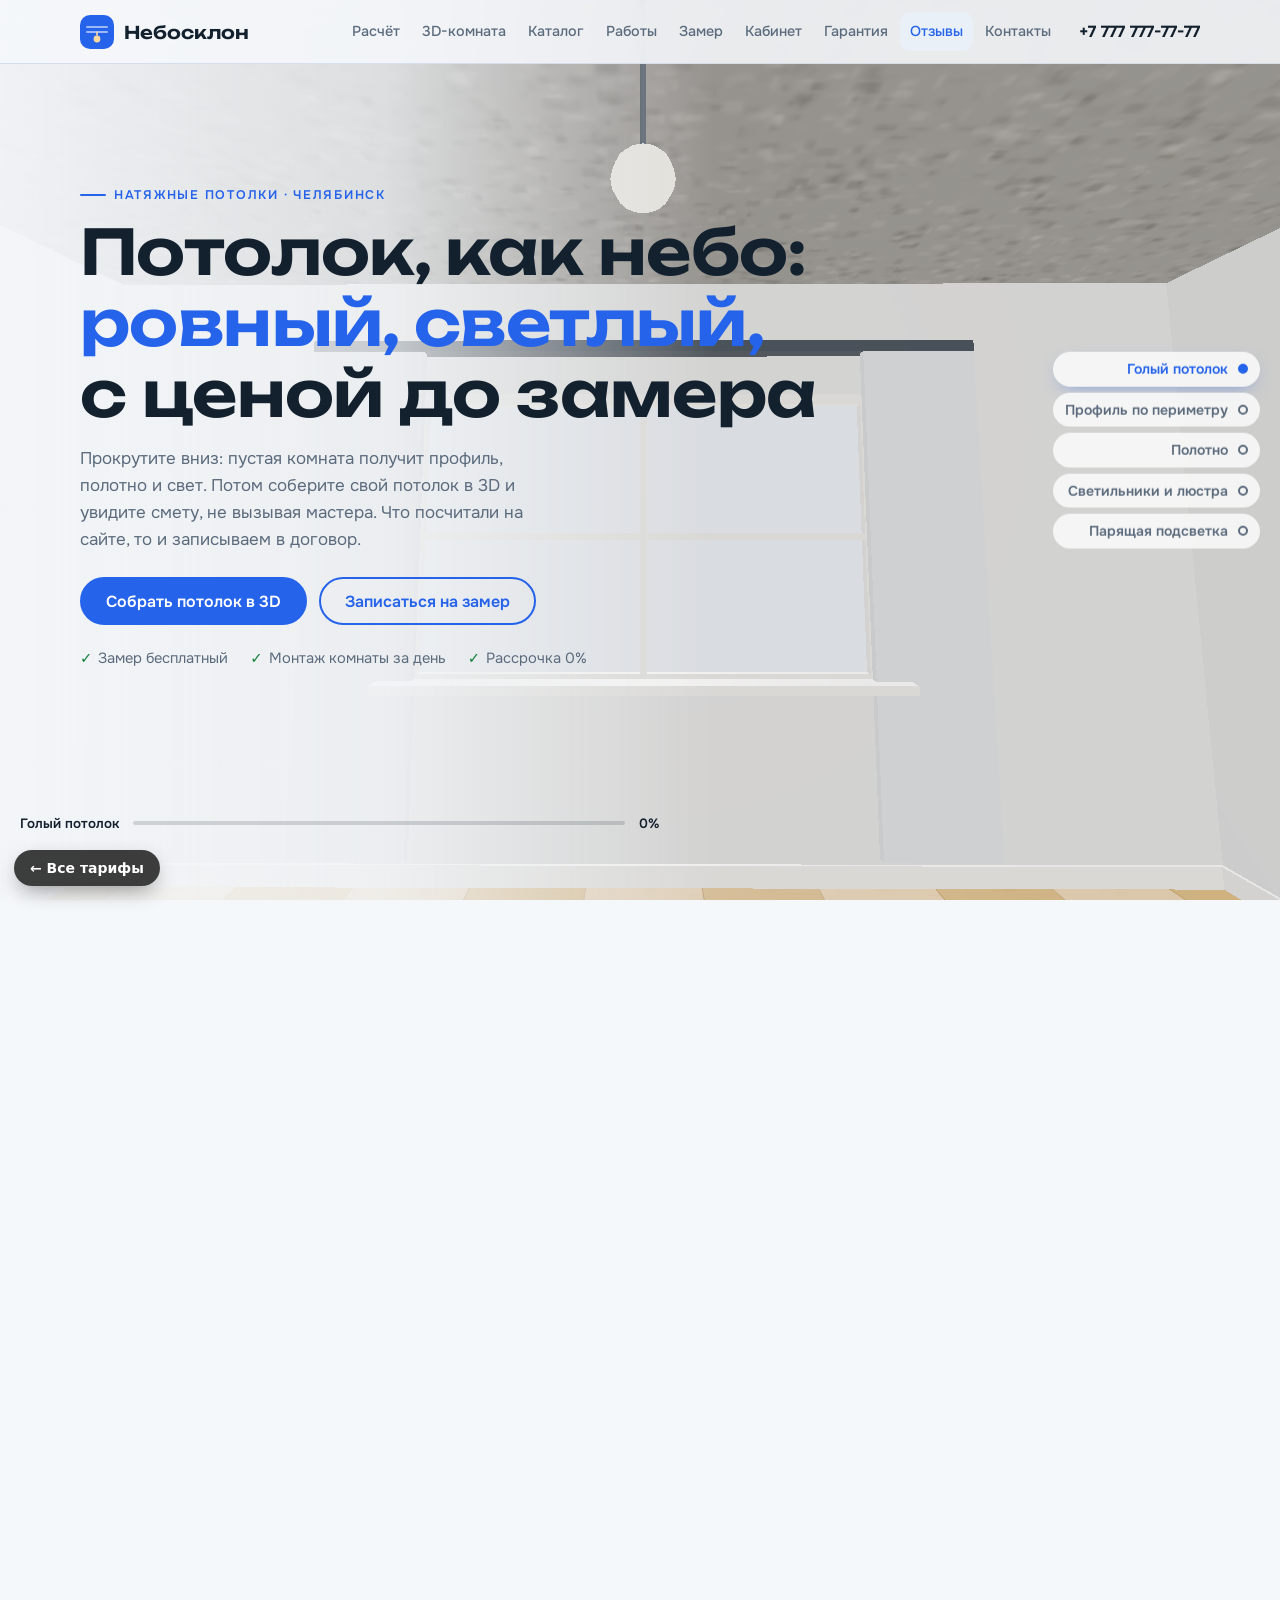
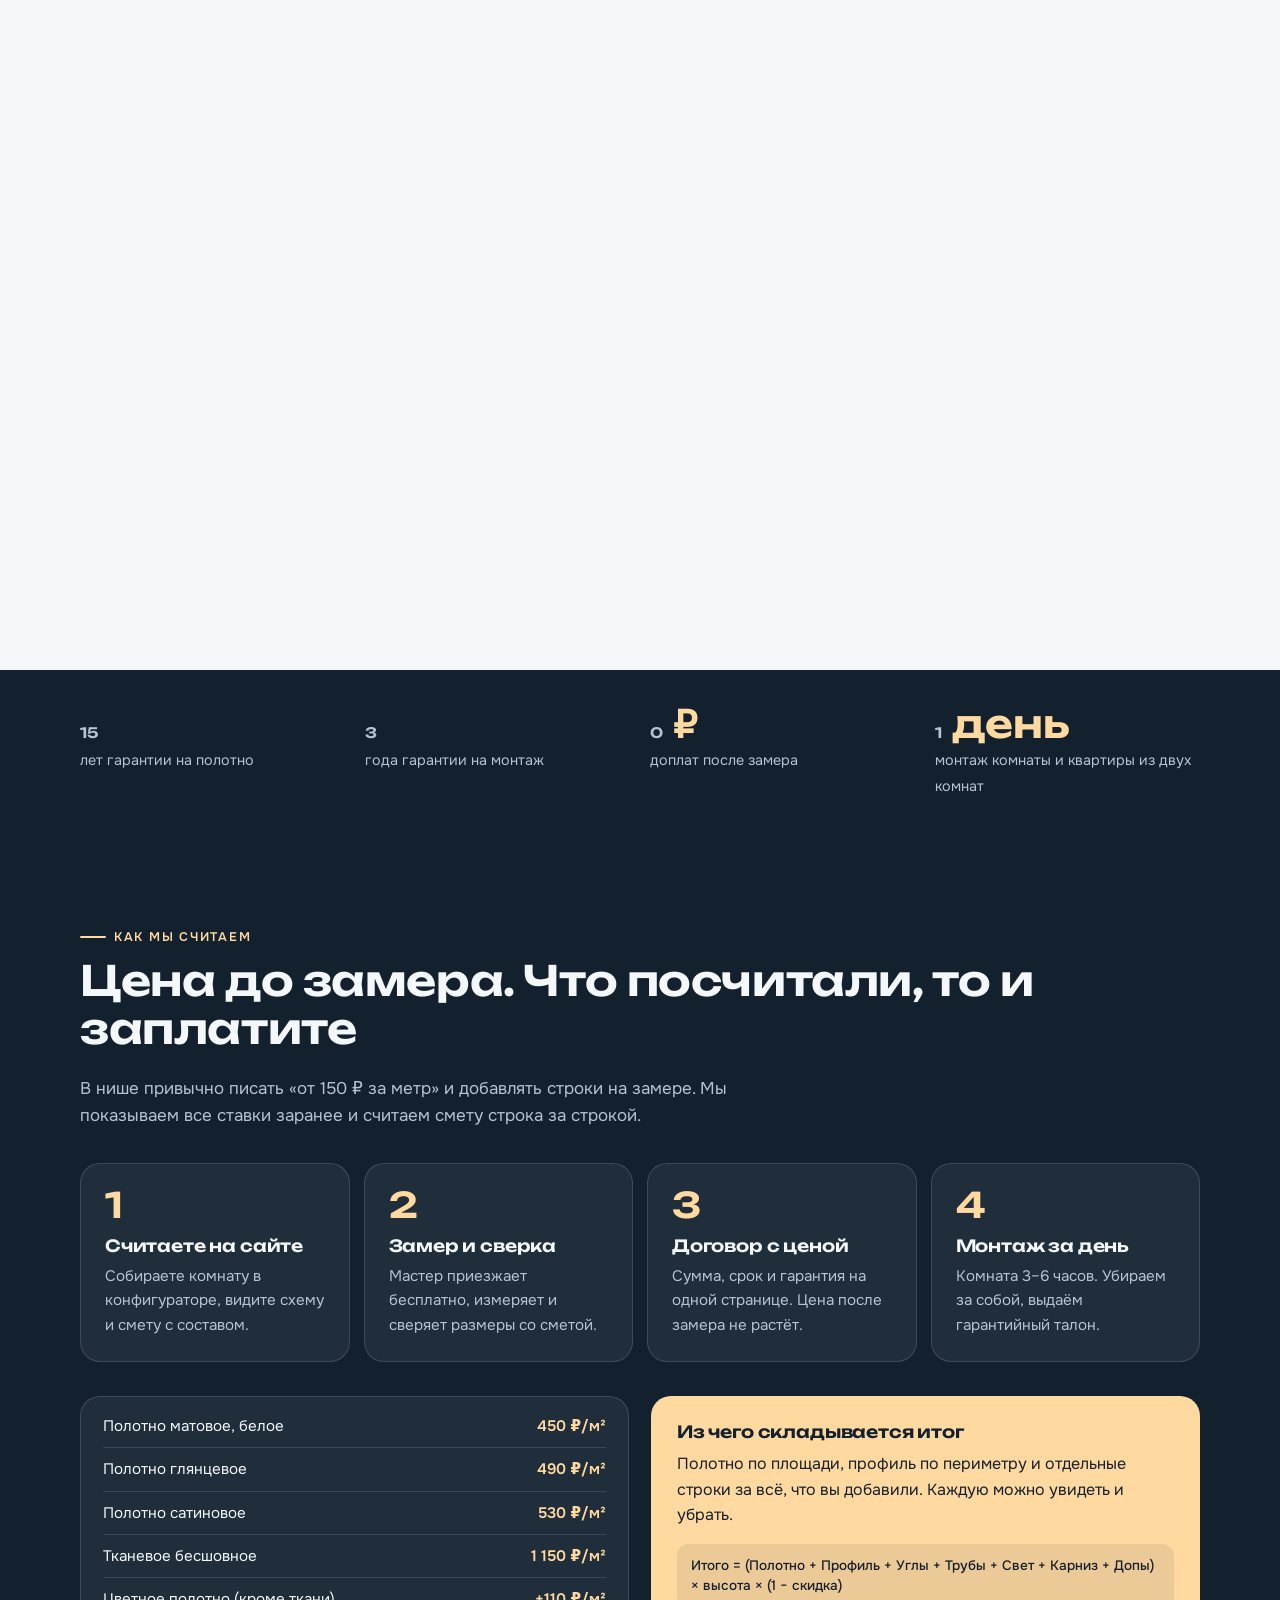
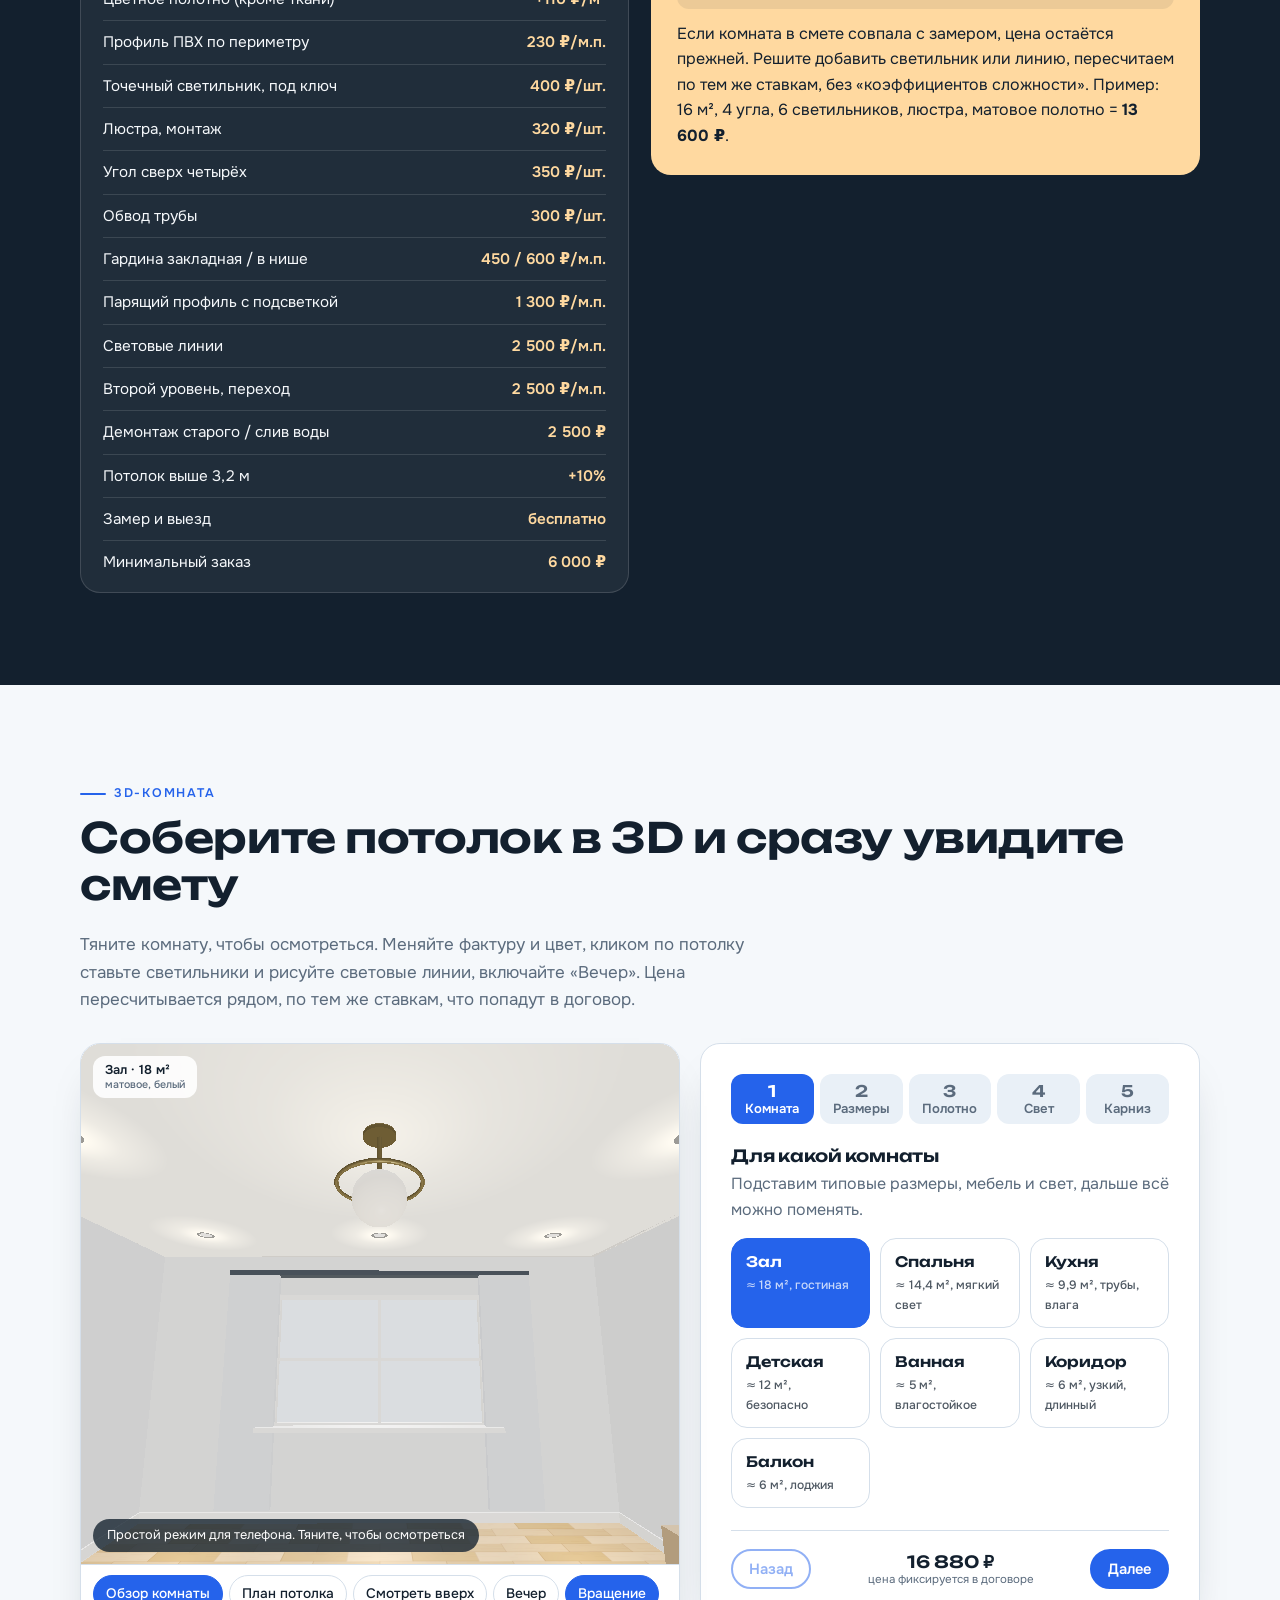
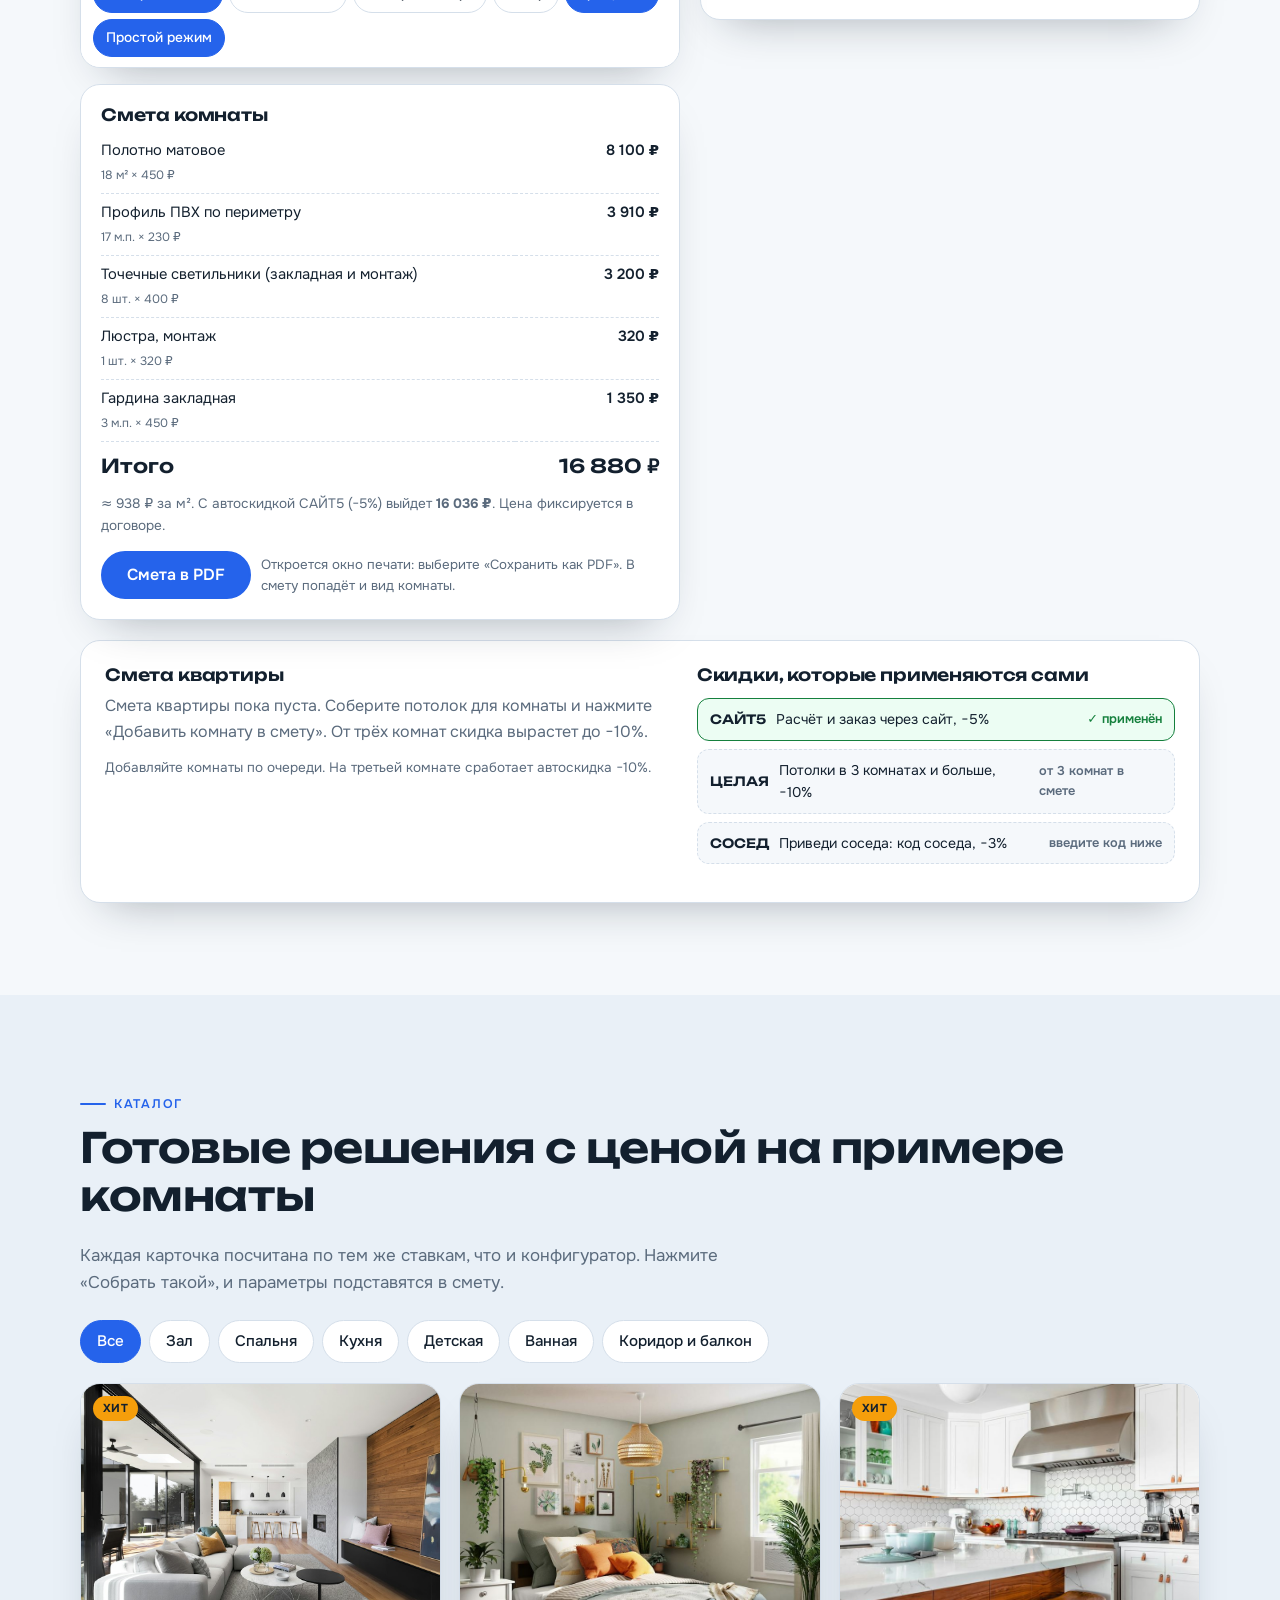
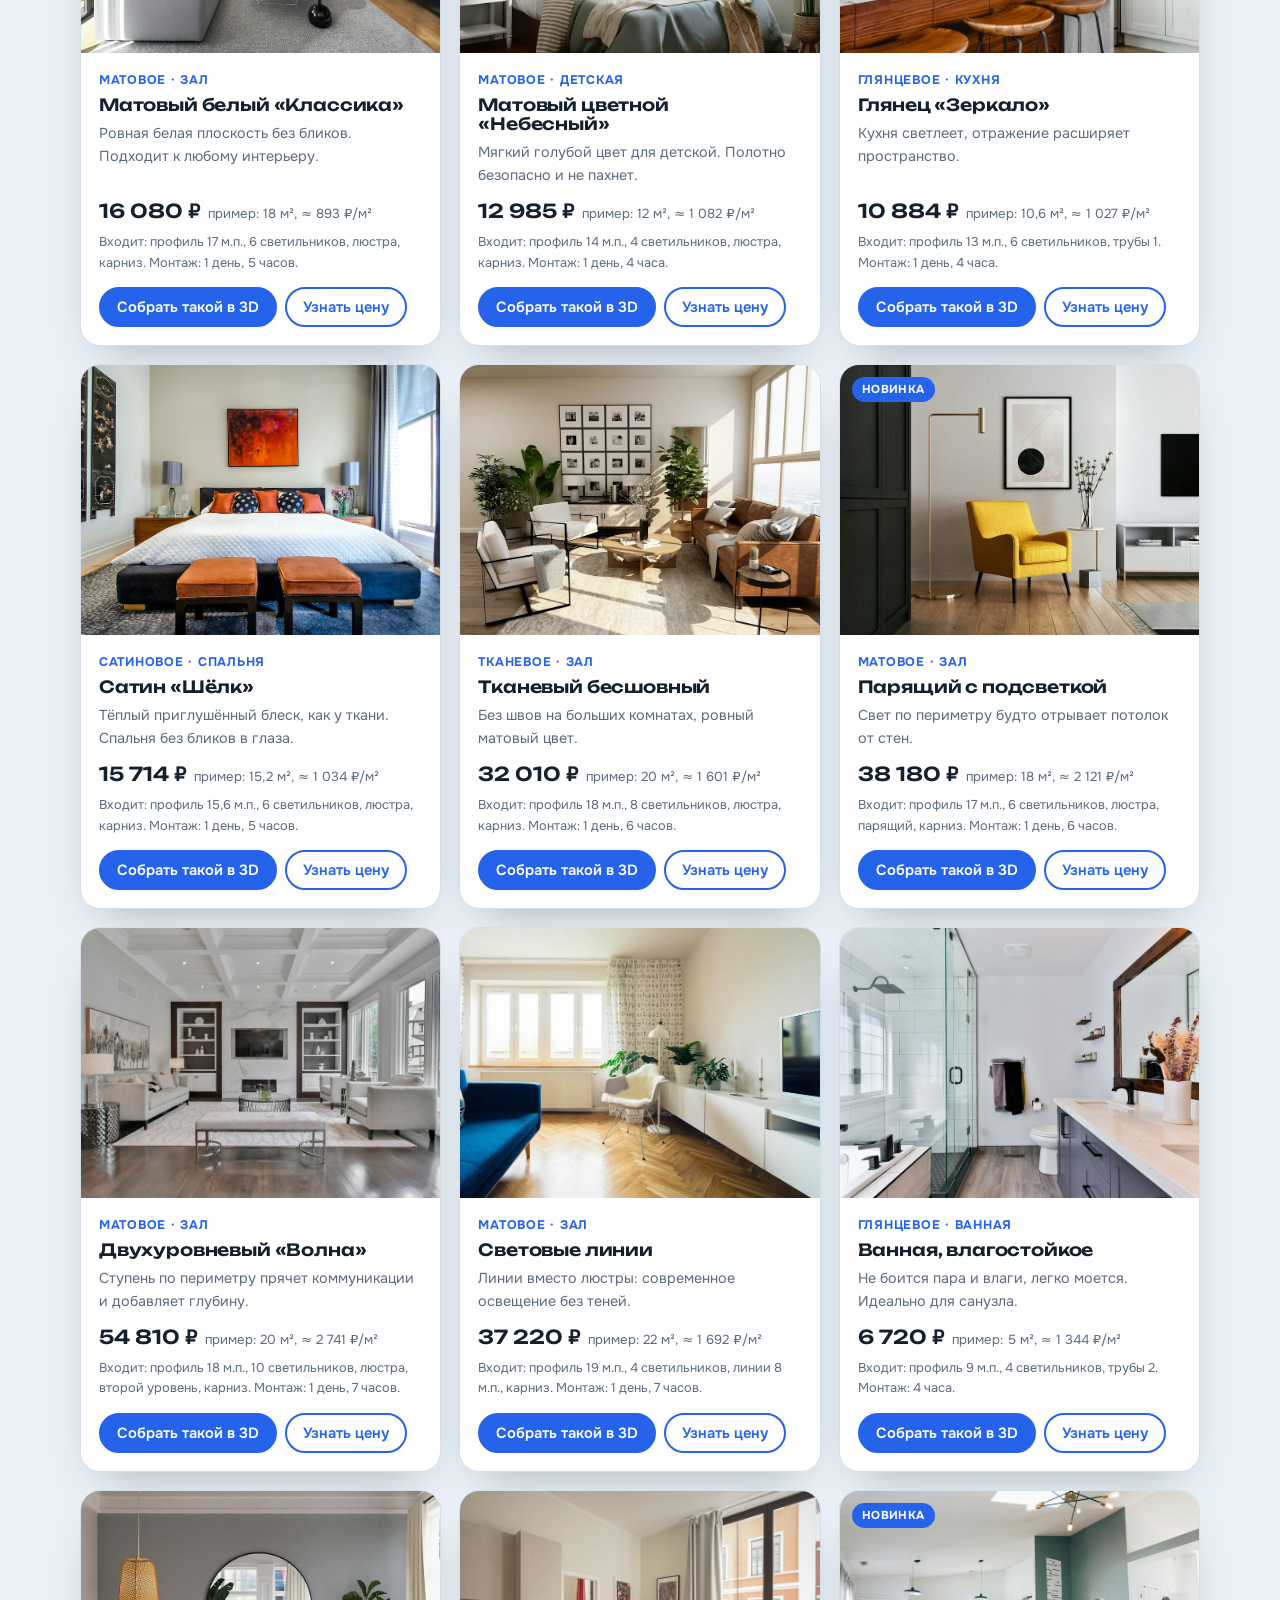
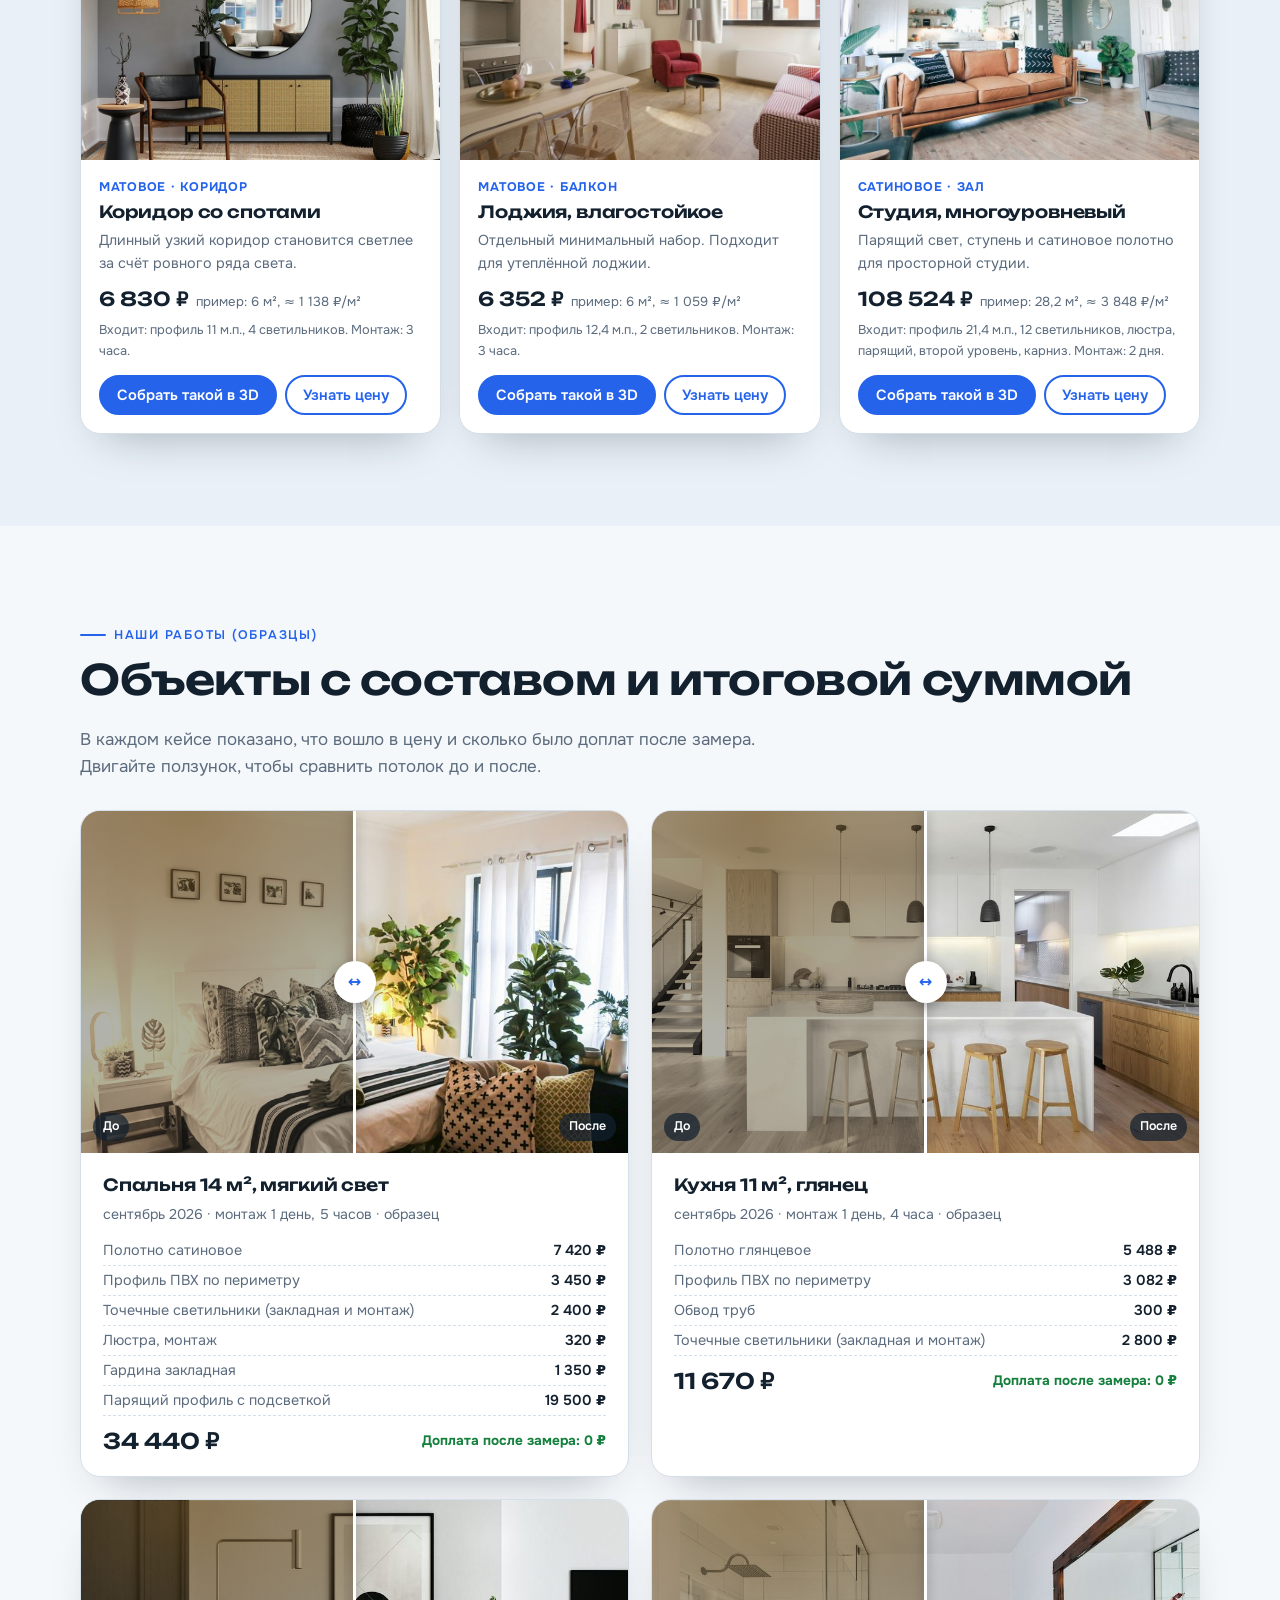
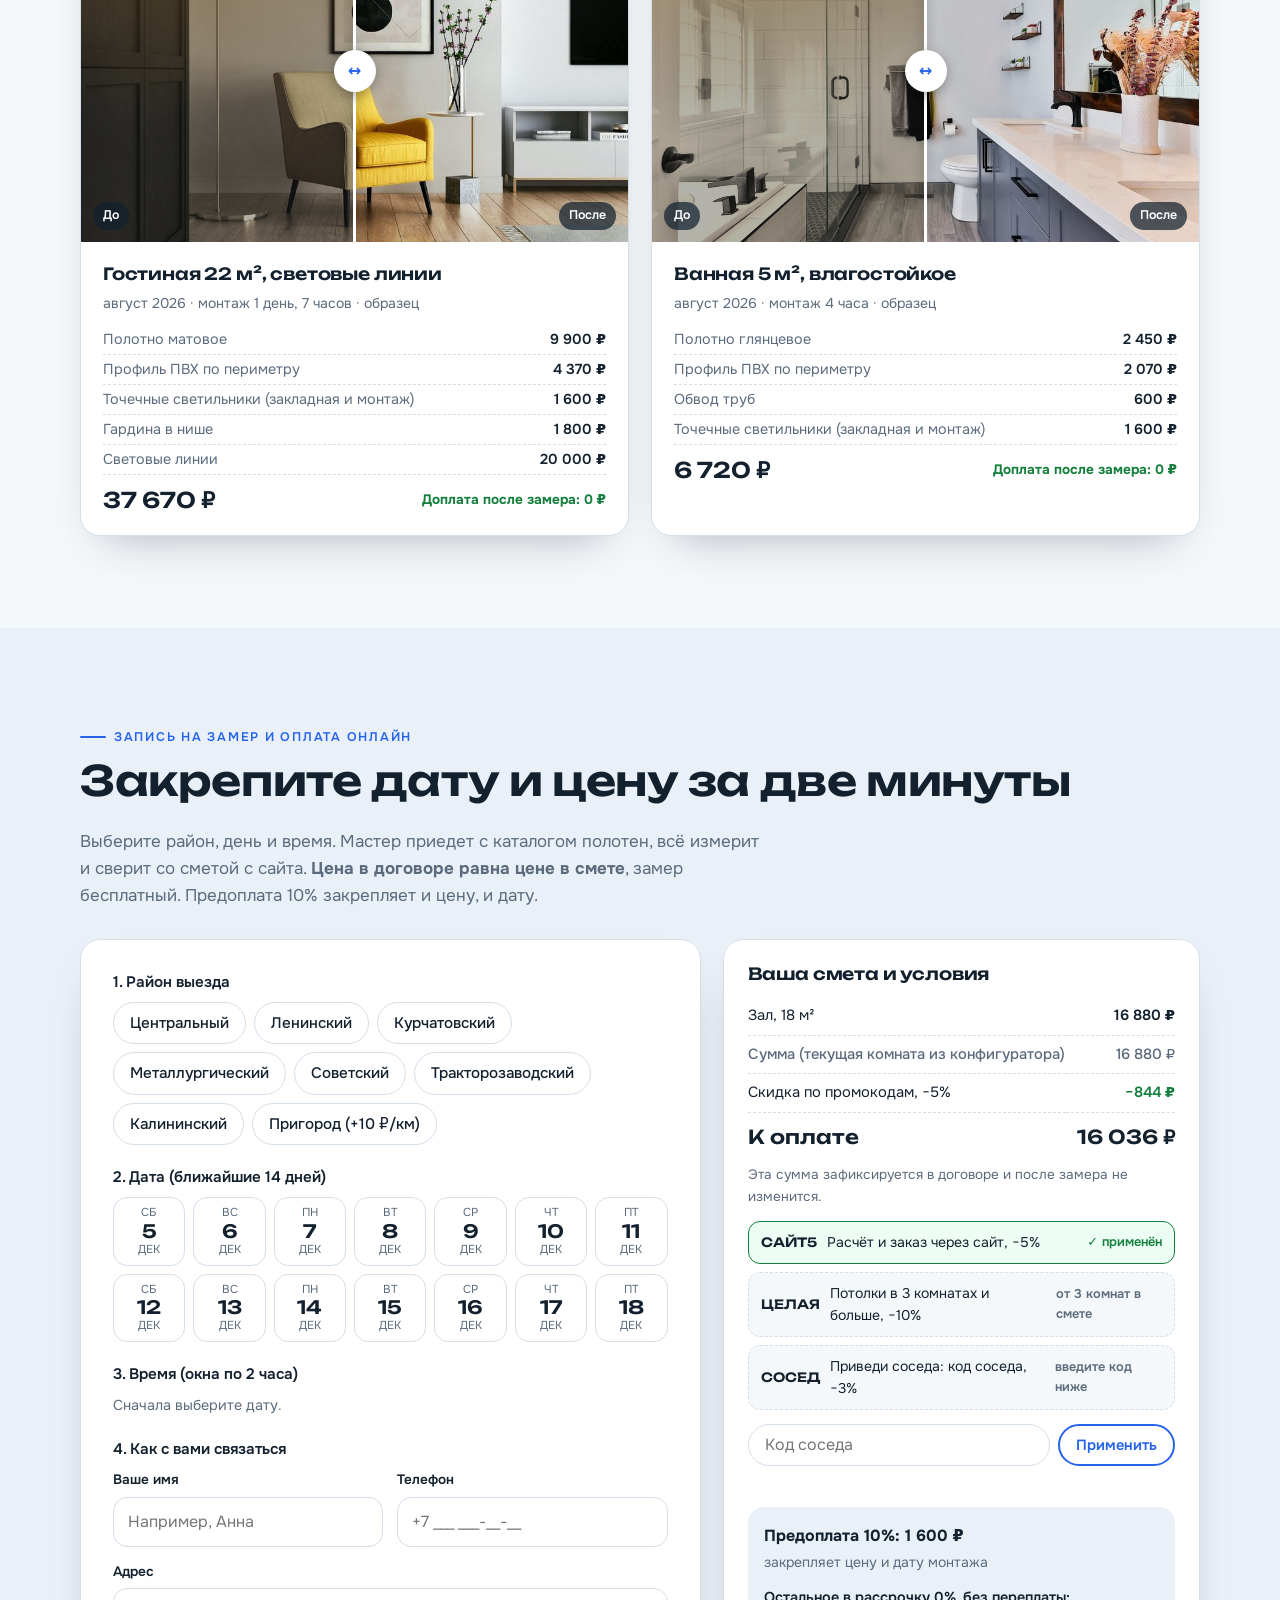
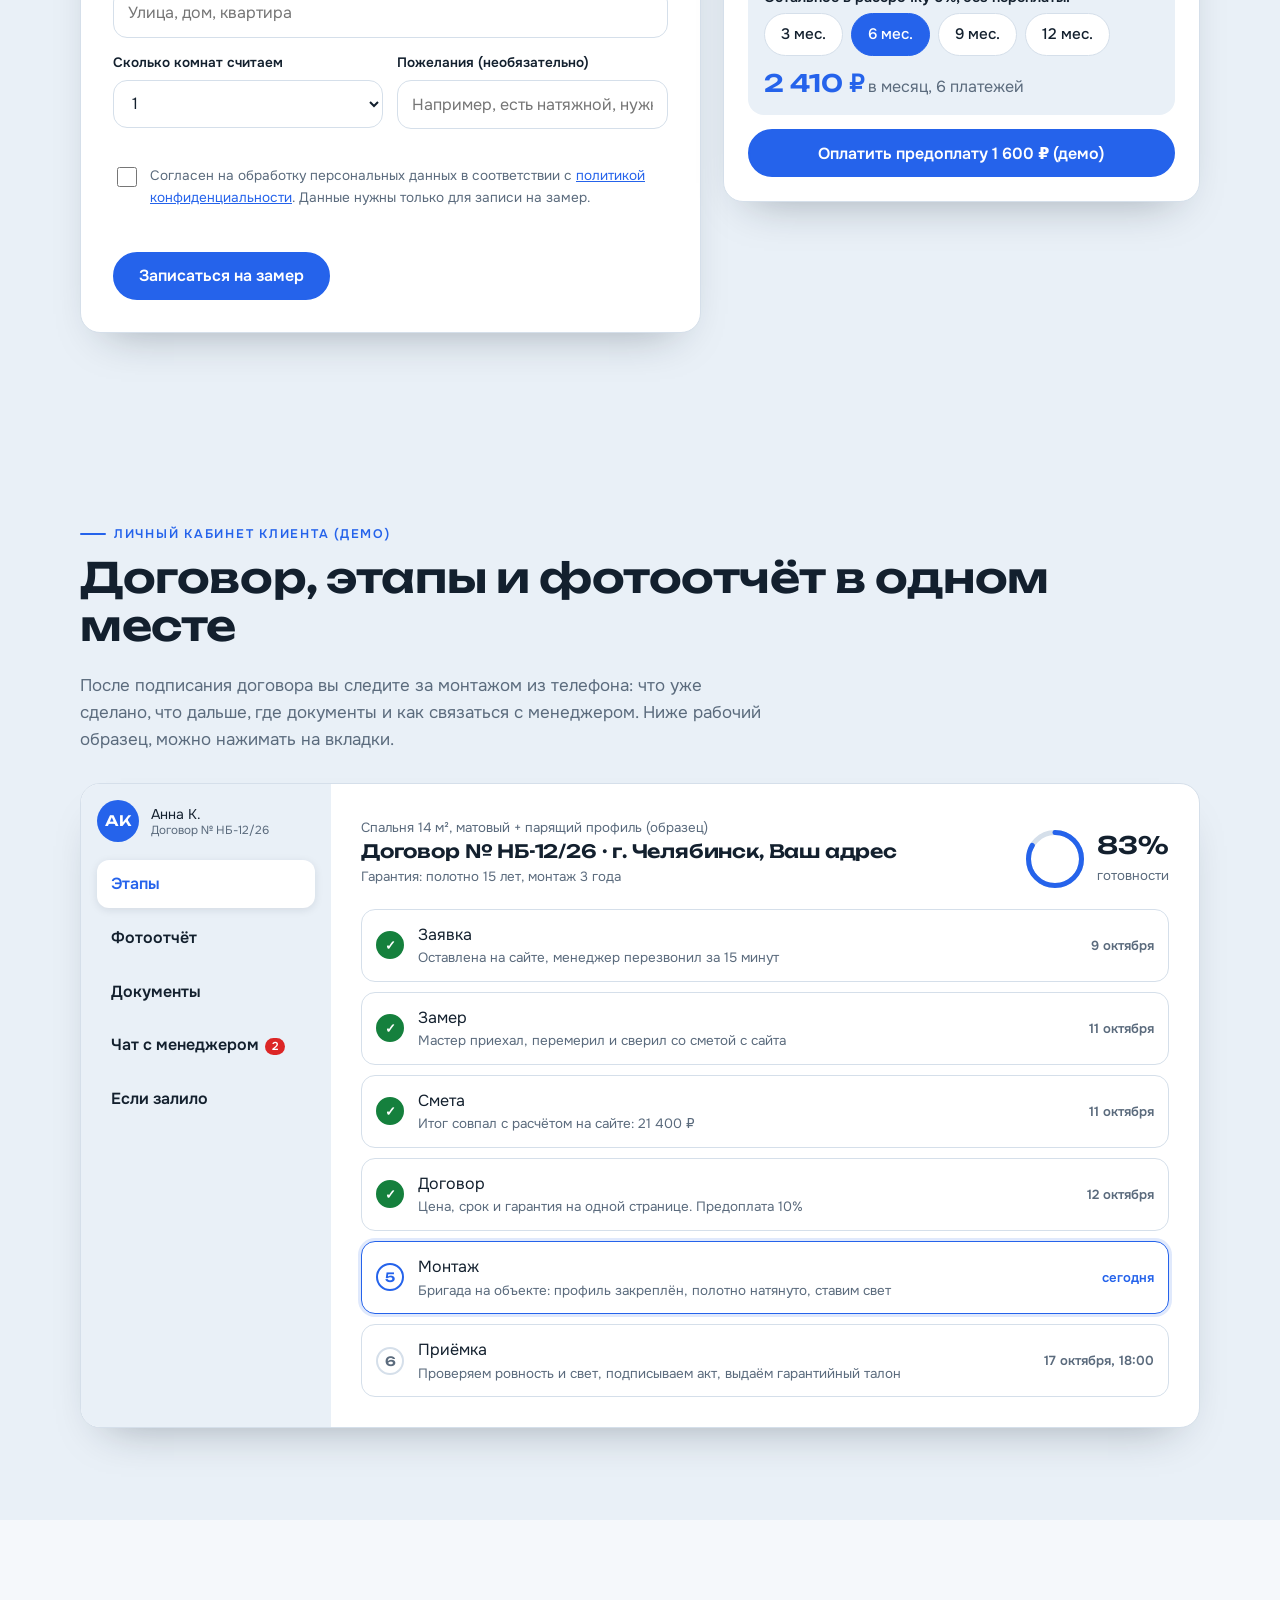
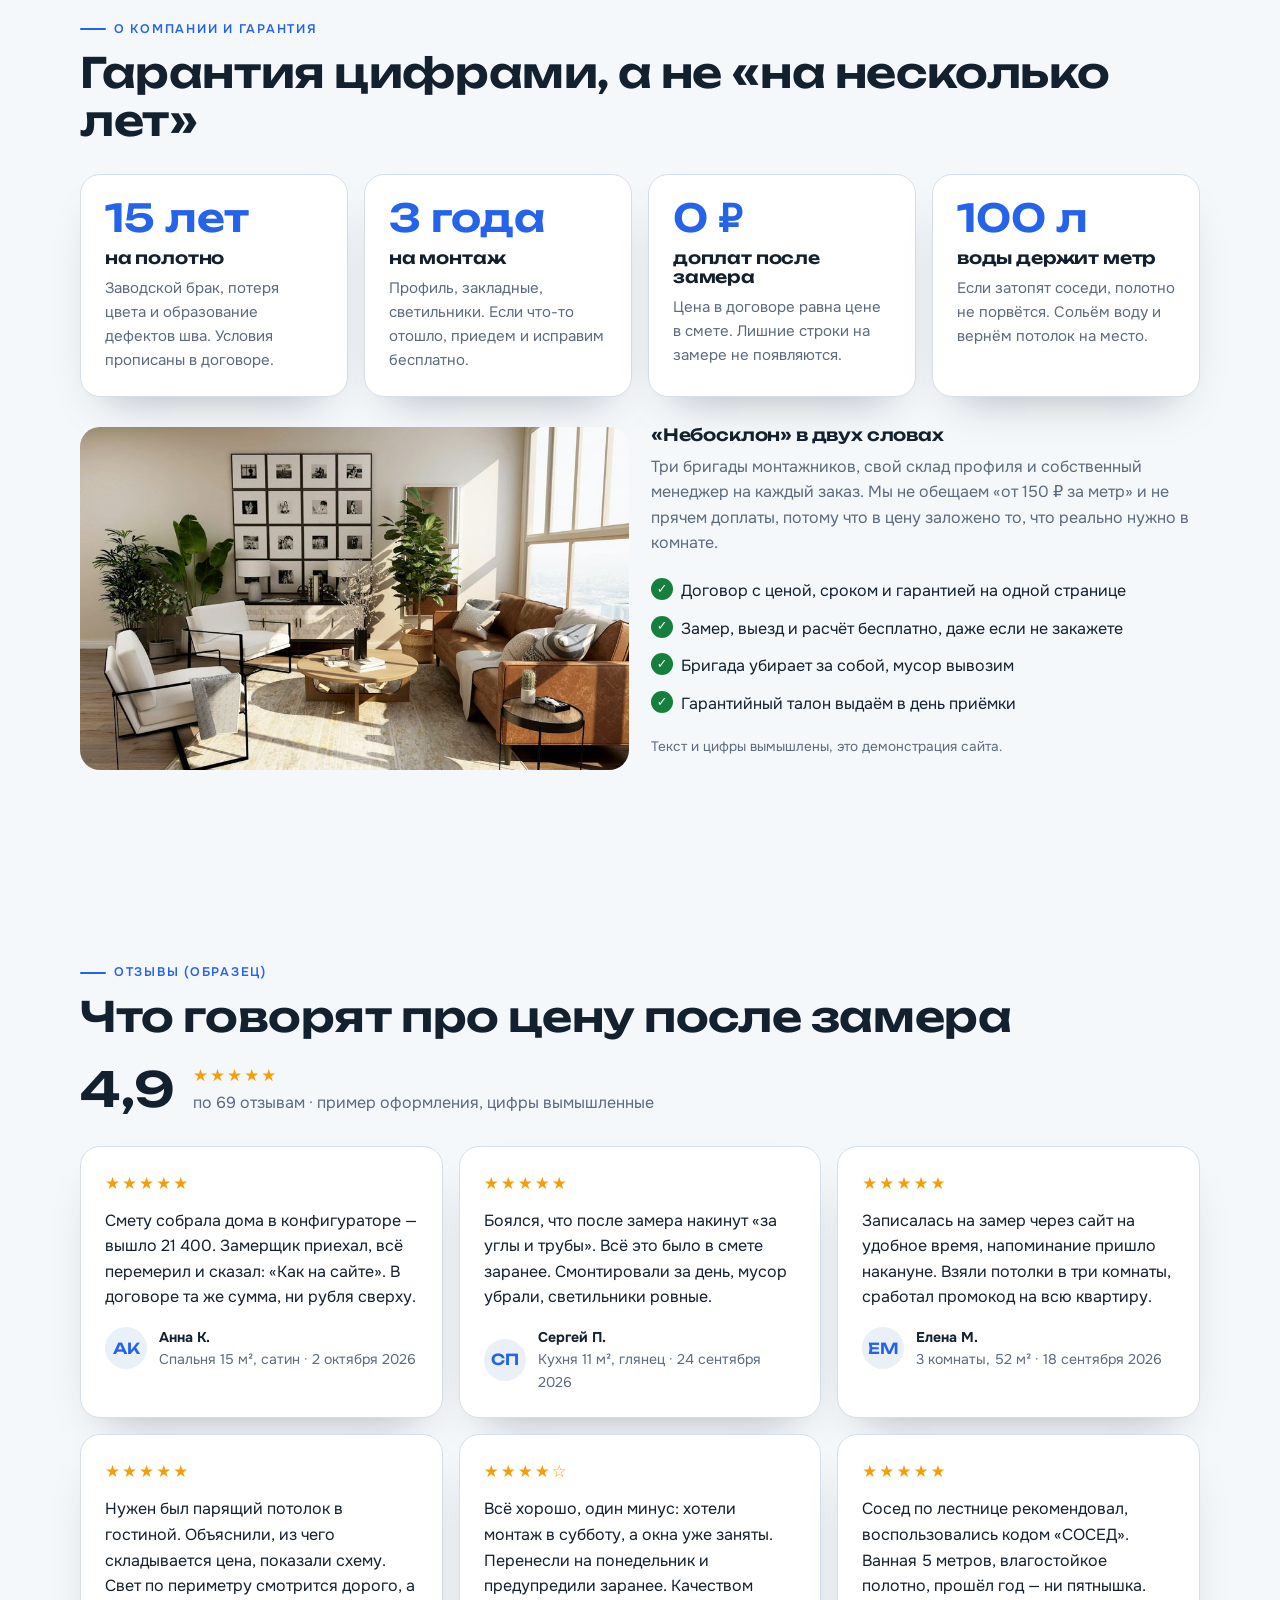
<file: 5-premium-plus/index.html>
<!DOCTYPE html>
<html lang="ru">
<head>
<meta charset="UTF-8">
<meta name="viewport" content="width=device-width, initial-scale=1">
<title>Небосклон: натяжные потолки в Челябинске, 3D и цена до замера</title>
<meta name="description" content="Соберите натяжной потолок в 3D-комнате: фактура, цвет, свет и смета в PDF. Запись на замер, предоплата онлайн, личный кабинет. Цена в договоре не меняется.">
<meta name="robots" content="noindex, nofollow">
<meta name="theme-color" content="#F5F8FB">
<meta property="og:type" content="website">
<meta property="og:title" content="Небосклон: натяжные потолки в Челябинске, 3D и цена до замера">
<meta property="og:description" content="Соберите натяжной потолок в 3D-комнате: фактура, цвет, свет и смета в PDF. Запись на замер, предоплата онлайн, личный кабинет. Цена в договоре не меняется.">
<meta property="og:image" content="https://artemdobrovolskii1-bit.github.io/Natyazhnye-potolki/5-premium-plus/img/1600607687939-ce8a6c25118c.jpg">
<link rel="icon" href="data:image/svg+xml,%3Csvg xmlns='http://www.w3.org/2000/svg' viewBox='0 0 34 34'%3E%3Crect width='34' height='34' rx='10' fill='%232563EB'/%3E%3Ccircle cx='17' cy='24' r='3.4' fill='%23FFD9A0'/%3E%3C/svg%3E">
<link href="fonts/fonts.css" rel="stylesheet">
<!-- Яндекс Метрика: вставьте сюда код счётчика клиента -->
<style>
:root{--bg:#F5F8FB;--bg2:#E9F0F7;--card:#FFFFFF;--ink:#13202E;--mute:#5B6B7D;--acc:#2563EB;--acc-ink:#FFFFFF;--line:#D5DFEA;
--acc2:#1D4ED8;--ok:#15803D;--warn:#F59E0B;--glow:#FFD9A0;--wa:#128C4A;--tg:#1B7FB5;--sh:0 22px 44px -26px rgba(19,32,46,.38);--r:20px}
*,*::before,*::after{box-sizing:border-box}
html{scroll-behavior:smooth;scroll-padding-top:74px;-webkit-text-size-adjust:100%}
body{margin:0;background:var(--bg);color:var(--ink);font:400 16px/1.6 Onest,system-ui,-apple-system,"Segoe UI",Roboto,sans-serif;overflow-x:hidden;overflow-x:clip}
img,svg,canvas{max-width:100%}
img{display:block}
h1,h2,h3,h4{font-family:Unbounded,system-ui,sans-serif;font-weight:600;line-height:1.14;margin:0 0 .55em;letter-spacing:-.01em}
h1{font-size:clamp(1.9rem,6vw,3.9rem)}
h2{font-size:clamp(1.55rem,4vw,2.6rem)}
h3{font-size:1.05rem}
p{margin:0 0 1em}
a{color:inherit}
button,input,select,textarea{font:inherit;color:inherit}
.wr{max-width:1160px;margin:0 auto;padding:0 20px}
.sec{padding:60px 0}
@media(min-width:768px){.sec{padding:92px 0}}
.alt{background:var(--bg2)}
.dark{background:var(--ink);color:var(--bg)}
.dark .mute,.dark .lead{color:#B5C3D3}
.eyebrow{display:inline-flex;align-items:center;gap:8px;font:600 .78rem/1 Onest,sans-serif;letter-spacing:.14em;text-transform:uppercase;color:var(--acc);margin-bottom:14px}
.eyebrow::before{content:"";width:26px;height:2px;background:currentColor;border-radius:2px}
.dark .eyebrow{color:var(--glow)}
.lead{font-size:1.06rem;color:var(--mute);max-width:62ch}
.mute{color:var(--mute)}
.sr{position:absolute;width:1px;height:1px;overflow:hidden;clip:rect(0 0 0 0);white-space:nowrap}
.card{background:var(--card);border:1px solid var(--line);border-radius:var(--r);box-shadow:var(--sh)}
/* кнопки */
.btn{display:inline-flex;align-items:center;justify-content:center;gap:8px;min-height:48px;padding:12px 24px;border-radius:999px;border:2px solid var(--acc);background:var(--acc);color:var(--acc-ink);font-weight:600;text-decoration:none;cursor:pointer;transition:transform .2s,background .2s,box-shadow .2s;line-height:1.1;text-align:center}
.btn:hover{background:var(--acc2);border-color:var(--acc2);transform:translateY(-2px);box-shadow:0 12px 24px -12px var(--acc)}
.btn.ghost{background:transparent;color:var(--acc)}
.btn.ghost:hover{background:var(--acc);color:var(--acc-ink)}
.btn.wa{background:var(--wa);border-color:var(--wa)}
.btn.tg{background:var(--tg);border-color:var(--tg)}
.btn.sm{min-height:40px;padding:8px 16px;font-size:.92rem}
.btn[disabled]{opacity:.5;cursor:not-allowed;transform:none;box-shadow:none}
:focus-visible{outline:3px solid var(--acc);outline-offset:2px}
.chips{display:flex;flex-wrap:wrap;gap:8px}
.chip{display:inline-flex;align-items:center;gap:6px;min-height:42px;padding:8px 16px;border-radius:999px;border:1.5px solid var(--line);background:var(--card);cursor:pointer;font-weight:500;font-size:.95rem;transition:.18s;text-align:left}
.chip:hover{border-color:var(--acc)}
.chip.on,.chip[aria-pressed="true"],.chip[aria-checked="true"]{background:var(--acc);border-color:var(--acc);color:var(--acc-ink)}
.chip small{opacity:.75;font-size:.8em}
.chip.busy{opacity:.4;text-decoration:line-through;cursor:not-allowed}
/* шапка */
.hd{position:fixed;top:0;left:0;right:0;z-index:100;height:64px;background:rgba(245,248,251,.88);-webkit-backdrop-filter:blur(12px);backdrop-filter:blur(12px);border-bottom:1px solid var(--line)}
.hd .wr{display:flex;align-items:center;gap:18px;height:100%}
.logo{display:flex;align-items:center;gap:10px;text-decoration:none;font:600 1.1rem Unbounded,sans-serif;white-space:nowrap}
.logo svg{flex:none}
.nv{display:none;margin-left:auto;gap:2px;align-items:center}
.nv a{padding:8px 10px;border-radius:10px;text-decoration:none;font-size:.9rem;font-weight:500;color:var(--mute);white-space:nowrap}
.nv a:hover,.nv a.on{color:var(--acc);background:var(--bg2)}
.hd-tel{display:none;font-weight:700;text-decoration:none;white-space:nowrap}
.burger{margin-left:auto;width:46px;height:46px;border-radius:12px;border:1px solid var(--line);background:var(--card);cursor:pointer;display:grid;place-items:center}
.burger span,.burger span::before,.burger span::after{display:block;width:20px;height:2px;background:var(--ink);border-radius:2px;position:relative;transition:.2s}
.burger span::before,.burger span::after{content:"";position:absolute;left:0}
.burger span::before{top:-6px}.burger span::after{top:6px}
.mnav{position:fixed;top:64px;left:0;right:0;bottom:0;z-index:99;background:var(--bg);padding:18px 20px 90px;overflow:auto;display:none}
.mnav.open{display:block}
.mnav a{display:block;padding:15px 4px;border-bottom:1px solid var(--line);text-decoration:none;font:500 1.15rem Unbounded,sans-serif}
.mnav .btn{margin-top:18px;width:100%}
@media(min-width:1180px){.nv{display:flex}.burger,.mnav{display:none!important}.hd-tel{display:block}.nv{margin-left:auto}}
.pbar{position:fixed;top:0;left:0;height:3px;width:0;background:var(--acc);z-index:120}
/* анимация появления */
.rv{opacity:0;transform:translateY(22px);transition:opacity .7s,transform .7s}
.rv.in{opacity:1;transform:none}
@media(prefers-reduced-motion:reduce){.rv{opacity:1;transform:none;transition:none}html{scroll-behavior:auto}*{animation:none!important}}
/* формы */
.fld{display:block;margin-bottom:14px}
.fld>span{display:block;font-size:.85rem;font-weight:600;margin-bottom:6px}
.fld input,.fld select,.fld textarea{width:100%;min-height:48px;padding:11px 14px;border:1.5px solid var(--line);border-radius:14px;background:var(--card);font-size:16px}
.fld textarea{min-height:90px;resize:vertical}
.fld input:focus,.fld select:focus,.fld textarea:focus{outline:none;border-color:var(--acc);box-shadow:0 0 0 3px rgba(37,99,235,.18)}
.cons{display:flex;gap:10px;align-items:flex-start;font-size:.85rem;color:var(--mute);margin:6px 0 16px}
.cons input{width:20px;height:20px;margin-top:2px;flex:none;accent-color:var(--acc)}
.cons a{color:var(--acc)}
.err{color:#B91C1C;font-size:.9rem;font-weight:600;margin:0 0 10px;min-height:1.2em}
fieldset{border:0;margin:0 0 22px;padding:0;min-width:0}
legend{font:600 .95rem Onest,sans-serif;margin-bottom:10px;padding:0}
.row2{display:grid;gap:0 14px}
@media(min-width:600px){.row2{grid-template-columns:1fr 1fr}}
input[type=range]{width:100%;accent-color:var(--acc);height:32px}
/* запись на замер */
.bk{display:grid;grid-template-columns:minmax(0,1fr);gap:22px;margin-top:30px}
.bk>*{min-width:0}
@media(min-width:960px){.bk{grid-template-columns:minmax(0,1.3fr) minmax(0,1fr);align-items:start}}
.bkform{padding:24px}
@media(min-width:768px){.bkform{padding:32px}}
.days{display:grid;grid-template-columns:repeat(auto-fill,minmax(66px,1fr));gap:8px}
.day{display:flex;flex-direction:column;align-items:center;padding:8px 4px;border:1.5px solid var(--line);border-radius:14px;background:var(--card);cursor:pointer;line-height:1.2;transition:.18s}
.day b{font:600 1.15rem Unbounded,sans-serif}
.day small{color:var(--mute);font-size:.72rem;text-transform:uppercase}
.day:hover{border-color:var(--acc)}
.day[aria-checked="true"]{background:var(--acc);border-color:var(--acc);color:var(--acc-ink)}
.day[aria-checked="true"] small{color:#DCE7FF}
.bksum{padding:24px;position:sticky;top:84px}
.bksum h3{margin-bottom:14px}
.sl{width:100%;border-collapse:collapse;font-size:.92rem}
.sl td{padding:7px 0;border-bottom:1px dashed var(--line);vertical-align:top}
.sl td:last-child{text-align:right;white-space:nowrap;font-weight:600;padding-left:10px}
.sl .sub td{color:var(--mute);font-weight:500}
.sl .tot td{border-bottom:0;font:600 1.2rem Unbounded,sans-serif;padding-top:12px}
.sl .disc td:last-child{color:var(--ok)}
.promos{display:grid;gap:8px;margin:14px 0}
.pr{display:flex;align-items:center;gap:10px;padding:9px 12px;border-radius:12px;border:1.5px dashed var(--line);font-size:.88rem;background:var(--bg)}
.pr b{font-family:Unbounded,sans-serif;font-size:.8rem}
.pr.on{border-style:solid;border-color:var(--ok);background:#ECFDF3}
.pr .st{margin-left:auto;font-weight:600;color:var(--mute);font-size:.8rem}
.pr.on .st{color:var(--ok)}
.inst{margin-top:18px;padding:16px;border-radius:16px;background:var(--bg2)}
.inst b.big{font:600 1.5rem Unbounded,sans-serif;color:var(--acc)}
.ok-box{padding:28px;text-align:center}
.ok-box .tick{width:64px;height:64px;border-radius:50%;background:var(--ok);color:#fff;display:grid;place-items:center;margin:0 auto 14px;font-size:2rem}
.ok-box .acts{display:flex;flex-wrap:wrap;gap:10px;justify-content:center;margin-top:16px}
/* модалка оплаты */
.modal{position:fixed;inset:0;z-index:2147483100;background:rgba(19,32,46,.6);display:none;align-items:center;justify-content:center;padding:16px;overflow:auto}
.modal.open{display:flex}
.mbox{background:var(--card);border-radius:24px;max-width:460px;width:100%;padding:26px;position:relative;max-height:96vh;overflow:auto}
.mbox .x{position:absolute;top:12px;right:12px;width:42px;height:42px;border-radius:50%;border:0;background:var(--bg2);cursor:pointer;font-size:1.3rem}
.demo-note{background:#FEF3C7;border:1px solid #F5D77A;color:#6B4B00;border-radius:12px;padding:9px 12px;font-size:.82rem;margin-bottom:14px}
.tabs{display:flex;gap:6px;margin-bottom:16px;background:var(--bg2);padding:4px;border-radius:999px}
.tabs button{flex:1;min-height:42px;border:0;border-radius:999px;background:transparent;cursor:pointer;font-weight:600}
.tabs button[aria-selected="true"]{background:var(--card);box-shadow:0 2px 8px rgba(19,32,46,.14)}
.qr{width:190px;height:190px;margin:8px auto 14px;display:block;border:1px solid var(--line);border-radius:12px;padding:8px;background:#fff}
.spin{width:44px;height:44px;border-radius:50%;border:4px solid var(--line);border-top-color:var(--acc);margin:20px auto;animation:sp 0.9s linear infinite}
@keyframes sp{to{transform:rotate(360deg)}}
/* FAQ */
.faq{display:grid;gap:10px;margin-top:28px;max-width:860px}
.faq details{background:var(--card);border:1px solid var(--line);border-radius:16px;padding:0 20px}
.faq summary{list-style:none;cursor:pointer;padding:18px 28px 18px 0;font-weight:600;position:relative}
.faq summary::-webkit-details-marker{display:none}
.faq summary::after{content:"+";position:absolute;right:0;top:50%;transform:translateY(-50%);font-size:1.5rem;color:var(--acc);transition:.2s}
.faq details[open] summary::after{transform:translateY(-50%) rotate(45deg)}
.faq details p{color:var(--mute);margin:0 0 18px}
/* отзывы */
.rev{display:grid;gap:16px;margin-top:30px}
@media(min-width:768px){.rev{grid-template-columns:repeat(2,1fr)}}
@media(min-width:1100px){.rev{grid-template-columns:repeat(3,1fr)}}
.rv-c{padding:24px}
.stars{color:var(--warn);letter-spacing:2px;font-size:1.05rem}
.rv-c .who{display:flex;gap:12px;align-items:center;margin-top:14px;font-size:.88rem}
.av{width:42px;height:42px;border-radius:50%;background:var(--bg2);color:var(--acc);display:grid;place-items:center;font:600 .95rem Unbounded,sans-serif;flex:none}
.rate{display:flex;gap:18px;align-items:center;flex-wrap:wrap;margin-top:18px}
.rate b{font:600 3rem Unbounded,sans-serif;line-height:1}
/* контакты */
.ct{display:grid;gap:22px;margin-top:30px}
@media(min-width:900px){.ct{grid-template-columns:1fr 1fr}}
.ct .card{padding:26px}
.ct dl{margin:0;display:grid;gap:14px}
.ct dt{font-size:.8rem;color:var(--mute);text-transform:uppercase;letter-spacing:.08em}
.ct dd{margin:2px 0 0;font-weight:600}
.ct dd a{text-decoration:none}
.open-now{display:inline-flex;align-items:center;gap:8px;font-size:.9rem;font-weight:600}
.open-now i{width:10px;height:10px;border-radius:50%;background:var(--mute)}
.open-now.on i{background:var(--ok);box-shadow:0 0 0 4px rgba(21,128,61,.2)}
.map{margin-top:18px;border-radius:16px;overflow:hidden;border:1px solid var(--line);background:var(--bg2)}
.map svg{display:block;width:100%;height:auto}
.cta-row{display:flex;flex-wrap:wrap;gap:10px;margin-top:18px}
/* подвал */
.ft{padding:36px 0 110px;border-top:1px solid var(--line);font-size:.88rem;color:var(--mute)}
.ft .wr{display:flex;flex-wrap:wrap;gap:12px 28px;justify-content:space-between}
.ft a{color:var(--mute)}
.sample{font-weight:700;color:var(--ink)}
/* плавающие кнопки */
.fab{position:fixed;right:14px;bottom:calc(14px + env(safe-area-inset-bottom,0px));z-index:90;display:flex;flex-direction:column;gap:10px}
.fab a{width:54px;height:54px;border-radius:50%;display:grid;place-items:center;color:#fff;box-shadow:0 10px 24px -8px rgba(19,32,46,.5);text-decoration:none}
.fab .c{background:var(--acc)}.fab .w{background:var(--wa)}
@media(min-width:768px){.fab{display:none}}
/* печать сметы */
#printSheet{display:none}
@media print{
body>*:not(#printSheet){display:none!important}
#printSheet{display:block!important;color:#000;background:#fff;font:13px/1.45 Onest,Arial,sans-serif;padding:0}
#printSheet h1{font-size:22px;margin:0 0 4px}
#printSheet table{width:100%;border-collapse:collapse;margin:14px 0}
#printSheet td,#printSheet th{border-bottom:1px solid #bbb;padding:6px 4px;text-align:left}
#printSheet td:last-child,#printSheet th:last-child{text-align:right;white-space:nowrap}
#printSheet .tt td{font-weight:700;font-size:16px;border-bottom:0}
#printSheet svg{max-width:340px;height:auto}
@page{margin:14mm}
}
/* ===== Премиум: страница ===== */
.hero{padding:96px 0 40px;position:relative;overflow:hidden;background:linear-gradient(180deg,#fff 0,var(--bg) 100%)}
.hero::before{content:"";position:absolute;left:50%;top:-220px;width:1200px;height:520px;transform:translateX(-50%);background:radial-gradient(closest-side,rgba(37,99,235,.14),transparent);pointer-events:none}
.hero .wr{display:grid;gap:34px;position:relative}
@media(min-width:960px){.hero{padding:120px 0 70px}.hero .wr{grid-template-columns:1.1fr .9fr;align-items:center;gap:56px}}
.hero h1 em{font-style:normal;color:var(--acc)}
.hero .lead{margin:18px 0 26px}
.cta{display:flex;flex-wrap:wrap;gap:12px}
.hero-pt{display:flex;flex-wrap:wrap;gap:8px 22px;margin:26px 0 0;padding:0;list-style:none;color:var(--mute);font-size:.92rem}
.hero-pt li::before{content:"✓";color:var(--ok);font-weight:700;margin-right:6px}
.hero-art{position:relative;max-width:520px;margin:0 auto;width:100%}
.arch{aspect-ratio:4/5;border-radius:999px 999px 32px 32px;overflow:hidden;position:relative;background:var(--bg2);box-shadow:var(--sh)}
.arch img{width:100%;height:100%;object-fit:cover}
.arch::after{content:"";position:absolute;inset:0;background:radial-gradient(circle at 50% 0,rgba(255,217,160,.55),transparent 55%),linear-gradient(180deg,rgba(255,255,255,.35),transparent 45%);animation:pulse 5s ease-in-out infinite alternate}
@keyframes pulse{from{opacity:.55}to{opacity:1}}
.fl{position:absolute;background:var(--card);border:1px solid var(--line);border-radius:16px;padding:10px 14px;box-shadow:var(--sh);font-size:.85rem;line-height:1.3}
.fl b{display:block;font:600 1.05rem Unbounded,sans-serif}
.fl.a{left:-6px;bottom:18%}.fl.b{right:-6px;top:22%}.fl.c{right:12px;bottom:-14px}
@media(max-width:480px){.fl.a{left:4px}.fl.b{right:4px}.fl.c{right:4px}}
.strip{background:var(--ink);color:var(--bg)}
.strip .wr{display:grid;grid-template-columns:1fr 1fr;gap:20px;padding-top:30px;padding-bottom:30px}
@media(min-width:768px){.strip .wr{grid-template-columns:repeat(4,1fr)}}
.strip b{display:block;font:600 clamp(1.6rem,4vw,2.4rem) Unbounded,sans-serif;color:var(--glow)}
.strip span{font-size:.9rem;color:#B5C3D3}
/* как считаем */
.how{display:grid;gap:14px;margin:34px 0}
@media(min-width:768px){.how{grid-template-columns:repeat(4,1fr)}}
.st4{background:rgba(255,255,255,.06);border:1px solid rgba(255,255,255,.14);border-radius:var(--r);padding:24px}
.st4 i{font:600 2.2rem/1 Unbounded,sans-serif;color:var(--glow);font-style:normal;display:block;margin-bottom:12px}
.st4 p{color:#B5C3D3;margin:0;font-size:.95rem}
.st4 h3{color:var(--bg)}
.dgrid{display:grid;gap:22px}
@media(min-width:960px){.dgrid{grid-template-columns:1fr 1fr;align-items:start}}
.pt{background:rgba(255,255,255,.06);border:1px solid rgba(255,255,255,.14);border-radius:var(--r);padding:8px 22px}
.pt table{width:100%;border-collapse:collapse;font-size:.95rem}
.pt td{padding:9px 0;border-bottom:1px solid rgba(255,255,255,.12)}
.pt td:last-child{text-align:right;font-weight:600;white-space:nowrap;color:var(--glow);padding-left:12px}
.pt tr:last-child td{border-bottom:0}
.fx{background:var(--glow);color:var(--ink);border-radius:var(--r);padding:26px}
.fx h3{margin-bottom:10px}
.fx code{display:block;background:rgba(19,32,46,.08);padding:12px 14px;border-radius:12px;font:500 .85rem/1.5 Onest,monospace;margin:12px 0}
/* конфигуратор */
.cfg{display:grid;gap:20px;margin-top:30px}
@media(min-width:1000px){.cfg{grid-template-columns:1fr 1.05fr;align-items:start}.cfg-view{order:2;position:sticky;top:84px}.cfg-steps{order:1}}
.scheme{padding:14px;position:relative;overflow:hidden;background:linear-gradient(180deg,#fff,var(--bg2))}
.scheme svg{width:100%;height:auto;display:block}
.sch-tag{display:flex;justify-content:space-between;gap:10px;font-size:.85rem;color:var(--mute);padding:4px 6px 0;flex-wrap:wrap}
.est{padding:20px;margin-top:16px}
.est h3{margin-bottom:8px}
.cfg-steps{padding:22px}
@media(min-width:768px){.cfg-steps{padding:30px}}
.stp{display:flex;gap:6px;list-style:none;margin:0 0 22px;padding:0}
.stp li{flex:1}
.stp button{width:100%;border:0;background:var(--bg2);border-radius:12px;min-height:50px;padding:6px 4px;cursor:pointer;font-size:.72rem;font-weight:600;color:var(--mute);line-height:1.15;transition:.18s;position:relative}
.stp button b{display:block;font:600 1rem Unbounded,sans-serif}
.stp button[aria-current="step"]{background:var(--acc);color:var(--acc-ink)}
.stp button.done{background:#DCE7FF;color:var(--acc2)}
@media(min-width:600px){.stp button{font-size:.82rem}}
.pane h3{margin-bottom:6px}
.pane>p{color:var(--mute);margin-bottom:16px}
.pane[hidden]{display:none}
.rl{display:grid;grid-template-columns:1fr 1fr;gap:10px}
@media(min-width:520px){.rl{grid-template-columns:repeat(3,1fr)}}
.rl .chip{flex-direction:column;align-items:flex-start;border-radius:16px;padding:12px 14px;gap:2px;min-height:68px}
.rl .chip b{font-family:Unbounded,sans-serif;font-size:.9rem}
.sld{margin-bottom:16px}
.sld label{display:flex;justify-content:space-between;font-weight:600;font-size:.92rem}
.sld output{color:var(--acc);font-family:Unbounded,sans-serif}
.rd{display:grid;grid-template-columns:repeat(3,1fr);gap:8px;margin:14px 0}
.rd div{background:var(--bg2);border-radius:14px;padding:10px;text-align:center;font-size:.8rem;color:var(--mute)}
.rd b{display:block;font:600 1.1rem Unbounded,sans-serif;color:var(--ink)}
.tx{display:grid;gap:10px;margin-bottom:18px}
@media(min-width:520px){.tx{grid-template-columns:1fr 1fr}}
.tx button{display:flex;gap:12px;text-align:left;border:1.5px solid var(--line);background:var(--card);border-radius:16px;padding:12px;cursor:pointer;transition:.18s;align-items:flex-start}
.tx button[aria-checked="true"]{border-color:var(--acc);box-shadow:0 0 0 3px rgba(37,99,235,.18)}
.tx svg{flex:none;border-radius:10px;width:56px;height:56px}
.tx b{display:block;font-size:.95rem}
.tx small{color:var(--mute);line-height:1.3;display:block;margin-top:2px}
.tx em{font-style:normal;color:var(--acc);font-weight:700;font-size:.85rem}
.sw{display:grid;grid-template-columns:repeat(6,1fr);gap:8px}
.sw button{aspect-ratio:1;border-radius:50%;border:2px solid var(--line);cursor:pointer;min-width:40px;min-height:40px;padding:0;position:relative}
.sw button[aria-checked="true"]{outline:3px solid var(--acc);outline-offset:2px}
.sw button.dk[aria-checked="true"]::after{color:#fff}
.sw button[aria-checked="true"]::after{content:"✓";position:absolute;inset:0;display:grid;place-items:center;font-weight:700;color:var(--ink)}
.opt{display:flex;align-items:center;justify-content:space-between;gap:12px;padding:12px 0;border-bottom:1px dashed var(--line)}
.opt:last-of-type{border-bottom:0}
.opt small{color:var(--mute);display:block;line-height:1.3}
.stepper{display:inline-flex;align-items:center;gap:4px;background:var(--bg2);border-radius:999px;padding:3px;flex:none}
.stepper button{width:40px;height:40px;border-radius:50%;border:0;background:var(--card);cursor:pointer;font-size:1.3rem;line-height:1;font-weight:600}
.stepper button:hover{background:var(--acc);color:var(--acc-ink)}
.stepper output{min-width:46px;text-align:center;font-weight:700;font-family:Unbounded,sans-serif;font-size:.9rem}
.nav-b{display:flex;align-items:center;justify-content:space-between;gap:10px;margin-top:22px;padding-top:18px;border-top:1px solid var(--line)}
.nav-b b{font:600 1.05rem Unbounded,sans-serif;text-align:center}
.nav-b b small{display:block;font:400 .72rem Onest,sans-serif;color:var(--mute)}
.ac{display:flex;flex-wrap:wrap;gap:10px;margin-top:16px}
.cartbox{padding:24px;margin-top:20px;display:grid;gap:18px}
@media(min-width:900px){.cartbox{grid-template-columns:1.2fr 1fr;align-items:start}}
/* каталог */
.fil{display:flex;flex-wrap:wrap;gap:8px 8px;margin:24px 0 8px}
.fil select{min-height:42px;border-radius:999px;border:1.5px solid var(--line);padding:6px 14px;background:var(--card);font-size:15px}
.cat{display:grid;gap:18px;margin-top:20px}
@media(min-width:640px){.cat{grid-template-columns:repeat(2,1fr)}}
@media(min-width:1000px){.cat{grid-template-columns:repeat(3,1fr)}}
.it{overflow:hidden;display:flex;flex-direction:column;transition:transform .25s,box-shadow .25s}
.it:hover{transform:translateY(-4px)}
.it .ph{position:relative;aspect-ratio:4/3;background:var(--bg2);overflow:hidden}
.it .ph img{width:100%;height:100%;object-fit:cover;transition:transform .6s}
.it:hover .ph img{transform:scale(1.05)}
.bdg{position:absolute;left:12px;top:12px;background:var(--warn);color:var(--ink);font:700 .72rem Onest,sans-serif;padding:5px 10px;border-radius:999px;letter-spacing:.04em;text-transform:uppercase}
.bdg.n{background:var(--acc);color:var(--acc-ink)}
.it .bd{padding:18px;display:flex;flex-direction:column;flex:1}
.it .tg{font-size:.78rem;color:var(--acc);font-weight:700;text-transform:uppercase;letter-spacing:.06em}
.it h3{margin:4px 0 8px}
.it p{color:var(--mute);font-size:.9rem;margin:0 0 12px}
.it .pr2{margin-top:auto;display:flex;align-items:baseline;gap:8px;flex-wrap:wrap}
.it .pr2 b{font:600 1.2rem Unbounded,sans-serif}
.it .pr2 span{color:var(--mute);font-size:.82rem}
.it .inc{font-size:.8rem;color:var(--mute);margin:8px 0 14px}
.it .ac2{display:flex;gap:8px;flex-wrap:wrap}
/* работы */
.cases{display:grid;gap:22px;margin-top:30px}
@media(min-width:900px){.cases{grid-template-columns:repeat(2,1fr)}}
.cs{overflow:hidden}
.ba{position:relative;aspect-ratio:16/10;overflow:hidden;background:var(--bg2);user-select:none;--p:50%}
.ba img{position:absolute;inset:0;width:100%;height:100%;object-fit:cover}
.ba .bf{position:absolute;inset:0;clip-path:inset(0 calc(100% - var(--p)) 0 0)}
.ba .bf img{filter:sepia(.6) saturate(.7) brightness(.72) contrast(.9)}
.ba .bf::after{content:"";position:absolute;inset:0;background:radial-gradient(ellipse at 20% 0,rgba(120,85,30,.5),transparent 45%),radial-gradient(ellipse at 80% 8%,rgba(90,70,40,.45),transparent 40%)}
.ba::after{content:"";position:absolute;top:0;bottom:0;left:var(--p);width:3px;margin-left:-1.5px;background:#fff;box-shadow:0 0 12px rgba(0,0,0,.4);pointer-events:none}
.ba input{position:absolute;inset:0;width:100%;height:100%;opacity:0;cursor:ew-resize;margin:0;z-index:3}
.ba .hd2{position:absolute;top:50%;left:var(--p);width:42px;height:42px;margin:-21px 0 0 -21px;border-radius:50%;background:#fff;box-shadow:0 4px 14px rgba(0,0,0,.35);display:grid;place-items:center;z-index:2;color:var(--acc);font-weight:700;pointer-events:none}
.ba .lb{position:absolute;bottom:12px;padding:4px 10px;border-radius:999px;background:rgba(19,32,46,.72);color:#fff;font-size:.78rem;font-weight:600;z-index:2}
.ba .lb.l{left:12px}.ba .lb.r{right:12px}
.cs .bd{padding:22px}
.cs ul{list-style:none;margin:10px 0;padding:0;font-size:.9rem;color:var(--mute)}
.cs li{padding:3px 0;border-bottom:1px dashed var(--line);display:flex;justify-content:space-between;gap:10px}
.cs li span:last-child{white-space:nowrap;color:var(--ink);font-weight:600}
.cs .sm{display:flex;justify-content:space-between;align-items:center;gap:10px;flex-wrap:wrap;margin-top:12px}
.cs .sm b{font:600 1.35rem Unbounded,sans-serif}
.cs .zero{color:var(--ok);font-weight:700;font-size:.85rem}
/* гарантия */
.gar{display:grid;gap:16px;margin-top:30px}
@media(min-width:700px){.gar{grid-template-columns:repeat(2,1fr)}}
@media(min-width:1100px){.gar{grid-template-columns:repeat(4,1fr)}}
.gc{padding:24px}
.gc i{font:600 2.4rem/1 Unbounded,sans-serif;color:var(--acc);font-style:normal;display:block;margin-bottom:10px}
.gc p{color:var(--mute);margin:0;font-size:.94rem}
.about{display:grid;gap:22px;margin-top:28px}
@media(min-width:900px){.about{grid-template-columns:1fr 1fr;align-items:center}}
.about .ph{border-radius:var(--r);overflow:hidden;aspect-ratio:16/10;background:var(--bg2)}
.about .ph img{width:100%;height:100%;object-fit:cover}
.chk{list-style:none;padding:0;margin:14px 0 0}
.chk li{padding:6px 0 6px 30px;position:relative}
.chk li::before{content:"✓";position:absolute;left:0;top:6px;width:22px;height:22px;border-radius:50%;background:var(--ok);color:#fff;display:grid;place-items:center;font-size:.8rem;font-weight:700}

/* ===== Премиум+: 3D-комната, сборка потолка при прокрутке, личный кабинет ===== */
.asm{height:430vh;position:relative}
.asm .stick{position:sticky;top:0;height:100vh;height:100svh;overflow:hidden;background:linear-gradient(180deg,#dbe6f2 0,#f5f8fb 100%)}
.asm canvas{position:absolute;inset:0;width:100%;height:100%;display:block}
.asm .fb{position:absolute;inset:0}
.asm .fb[hidden]{display:none}
.asm .fb img{width:100%;height:100%;object-fit:cover}
.asm .ov{position:absolute;inset:0;pointer-events:none;background:linear-gradient(90deg,rgba(245,248,251,.94) 0,rgba(245,248,251,.74) 30%,rgba(245,248,251,0) 56%)}
.asm .ov .wr{height:100%;display:flex;flex-direction:column;justify-content:center;padding-top:70px;padding-bottom:110px}
.asm h1{max-width:13ch;margin:0 0 16px}
.asm h1 em{font-style:normal;color:var(--acc)}
.asm .lead{max-width:44ch;margin:0 0 24px}
.asm .cta{pointer-events:auto}
.asm .hero-pt{margin-top:22px}
.steps{position:absolute;right:20px;top:50%;transform:translateY(-50%);display:grid;gap:6px;list-style:none;margin:0;padding:0;pointer-events:none}
.steps li{display:flex;align-items:center;justify-content:flex-end;gap:10px;font-size:.88rem;font-weight:600;color:var(--mute);padding:6px 12px;border-radius:999px;background:rgba(255,255,255,.78);-webkit-backdrop-filter:blur(6px);backdrop-filter:blur(6px);transition:.3s}
.steps li::after{content:"";width:10px;height:10px;border-radius:50%;border:2px solid currentColor;flex:none}
.steps li.on{color:var(--acc);box-shadow:0 6px 18px -8px rgba(37,99,235,.55)}
.steps li.on::after{background:var(--acc)}
.steps li.done{color:var(--ok)}
.steps li.done::after{background:var(--ok);border-color:var(--ok)}
.prog{position:absolute;left:20px;right:20px;bottom:66px;display:flex;align-items:center;gap:14px;font-size:.84rem;font-weight:600;color:var(--ink);max-width:640px;pointer-events:none}
.prog .bar{flex:1;height:4px;background:rgba(19,32,46,.16);border-radius:4px;overflow:hidden}
.prog .bar i{display:block;height:100%;width:0;background:var(--acc)}
.prog span{white-space:nowrap}
@media(max-width:899px){.steps{display:none}.asm .ov{background:linear-gradient(180deg,rgba(245,248,251,.95) 0,rgba(245,248,251,.82) 52%,rgba(245,248,251,0) 82%)}.asm .ov .wr{justify-content:flex-start;padding-top:84px}.asm .hero-pt{display:none}.asm h1{font-size:clamp(1.7rem,8vw,2.3rem)}.asm .lead{font-size:.98rem;margin-bottom:16px}.asm .cta .btn{flex:1;min-width:0}}
@media(prefers-reduced-motion:reduce){.asm{height:100vh;height:100svh}}
/* 3D-конфигуратор */
.cfg3{display:grid;gap:20px;margin-top:30px}
.cfg3>*{min-width:0}
@media(min-width:1000px){.cfg3{grid-template-columns:1.2fr 1fr;align-items:start}.cfg3>.cv{position:sticky;top:84px}}
.vcard{overflow:hidden}
.vwrap{position:relative;height:clamp(300px,64vw,520px);width:100%;background:linear-gradient(#dfe8f3,#cfdbe9);overflow:hidden;cursor:grab;touch-action:pan-y;-webkit-user-select:none;user-select:none;transition:background .5s}
.vwrap.night{background:#0f1a2c}
.vwrap.drag{cursor:grabbing}
.vwrap.tool{cursor:crosshair}
.vwrap canvas{position:absolute;inset:0;width:100%;height:100%;display:block}
.vtag{position:absolute;left:12px;top:12px;max-width:calc(100% - 24px);background:rgba(255,255,255,.88);border-radius:12px;padding:6px 12px;font-size:.8rem;font-weight:600;line-height:1.3;pointer-events:none;color:var(--ink)}
.vtag small{display:block;color:var(--mute);font-weight:500}
.vhint{position:absolute;left:12px;bottom:12px;max-width:calc(100% - 24px);background:rgba(19,32,46,.78);color:#fff;border-radius:999px;padding:6px 14px;font-size:.8rem;pointer-events:none;transition:opacity .4s}
.vt{display:flex;flex-wrap:wrap;gap:6px;padding:10px 12px;border-top:1px solid var(--line);background:var(--card)}
.vt .chip{min-height:38px;padding:6px 12px;font-size:.86rem}
.vt .sep{flex:1 0 8px}
.fb3[hidden],.card[hidden]{display:none}
.no3d .js3d{display:none!important}
.tool-hint{margin:8px 0 0;font-size:.85rem;color:var(--mute);min-height:1.3em}
.lnrow{display:flex;flex-wrap:wrap;gap:8px;margin-top:10px}
.lnrow .chip{min-height:38px;font-size:.88rem}
.bar-print{display:flex;flex-wrap:wrap;gap:10px;margin-top:14px;align-items:center}
.bar-print small{color:var(--mute);flex:1 1 200px}
/* личный кабинет */
.lk{display:grid;margin-top:30px;overflow:hidden;padding:0}
@media(min-width:900px){.lk{grid-template-columns:250px 1fr}}
.lk aside{background:var(--bg2);padding:16px;display:flex;flex-direction:column;gap:6px}
.lk .who{display:flex;gap:12px;align-items:center;margin-bottom:12px;font-size:.88rem;line-height:1.3}
.lk .who i{width:42px;height:42px;border-radius:50%;background:var(--acc);color:#fff;display:grid;place-items:center;font:600 .9rem Unbounded,sans-serif;font-style:normal;flex:none}
.lk .who small{display:block;color:var(--mute)}
.lk [role=tab]{border:0;background:transparent;text-align:left;padding:11px 14px;border-radius:12px;font-weight:600;cursor:pointer;min-height:44px;color:var(--ink);white-space:nowrap}
.lk [role=tab][aria-selected="true"]{background:var(--card);color:var(--acc);box-shadow:0 2px 8px rgba(19,32,46,.1)}
.lk [role=tab] em{font-style:normal;background:#DC2626;color:#fff;border-radius:999px;font-size:.72rem;padding:1px 7px;margin-left:6px}
@media(max-width:899px){.lk aside{flex-direction:row;overflow-x:auto;padding:10px}.lk .who{display:none}}
.lk .main{padding:22px;min-width:0}
@media(min-width:768px){.lk .main{padding:30px}}
.lk .top{display:flex;justify-content:space-between;align-items:flex-end;gap:16px;flex-wrap:wrap;margin-bottom:20px}
.lk .top h3{margin:2px 0 0;font-size:1.15rem}
.lk .top small{color:var(--mute)}
.ring{display:flex;align-items:center;gap:12px}
.ring svg{width:60px;height:60px;transform:rotate(-90deg)}
.ring b{font:600 1.5rem Unbounded,sans-serif}
.lk [role=tabpanel][hidden]{display:none}
.stg{display:grid;gap:10px;list-style:none;margin:0;padding:0}
.stg li{display:grid;grid-template-columns:30px 1fr auto;gap:12px;align-items:center;padding:12px 14px;border:1.5px solid var(--line);border-radius:14px;background:var(--card)}
.stg li i{width:28px;height:28px;border-radius:50%;display:grid;place-items:center;font:600 .8rem Unbounded,sans-serif;font-style:normal;border:2px solid var(--line);color:var(--mute)}
.stg li.d i{background:var(--ok);border-color:var(--ok);color:#fff}
.stg li.n{border-color:var(--acc);box-shadow:0 0 0 3px rgba(37,99,235,.14)}
.stg li.n i{border-color:var(--acc);color:var(--acc)}
.stg small{display:block;color:var(--mute);font-size:.84rem}
.stg .tm{font-size:.82rem;font-weight:600;color:var(--mute);white-space:nowrap}
.stg li.n .tm{color:var(--acc)}
.lkph{display:grid;grid-template-columns:1fr 1fr;gap:12px}
.lkph figure{margin:0;position:relative;border-radius:14px;overflow:hidden;aspect-ratio:4/3;background:var(--bg2)}
.lkph img{width:100%;height:100%;object-fit:cover}
.lkph figcaption{position:absolute;left:0;right:0;bottom:0;padding:22px 12px 10px;background:linear-gradient(transparent,rgba(19,32,46,.78));color:#fff;font-size:.82rem;font-weight:600}
.lkdoc{display:grid;gap:8px}
.lkdoc button{display:flex;align-items:center;gap:12px;width:100%;text-align:left;padding:12px 14px;border:1.5px solid var(--line);border-radius:14px;background:var(--card);cursor:pointer;min-height:52px;transition:.18s}
.lkdoc button:hover{border-color:var(--acc)}
.lkdoc b{font-size:.68rem;background:#FEE2E2;color:#B91C1C;border-radius:6px;padding:4px 6px;font-weight:700;flex:none}
.lkdoc span{flex:1}
.lkdoc small{color:var(--mute);font-size:.8rem;white-space:nowrap}
.chat{display:flex;flex-direction:column;gap:10px;max-height:320px;overflow:auto;padding-right:4px}
.msg{max-width:82%;padding:10px 14px;border-radius:14px;background:var(--bg2);font-size:.92rem}
.msg small{display:block;color:var(--mute);font-size:.74rem;margin-bottom:2px}
.msg.me{align-self:flex-end;background:#DCE7FF}
.chatf{display:flex;gap:8px;margin-top:12px}
.chatf input{flex:1;min-width:0;min-height:48px;padding:10px 14px;border:1.5px solid var(--line);border-radius:14px;background:var(--card);font-size:16px}
.flood{counter-reset:f;list-style:none;margin:0 0 16px;padding:0;display:grid;gap:10px}
.flood li{counter-increment:f;position:relative;padding:12px 14px 12px 52px;border:1.5px solid var(--line);border-radius:14px;background:var(--card)}
.flood li::before{content:counter(f);position:absolute;left:14px;top:50%;transform:translateY(-50%);width:28px;height:28px;border-radius:50%;background:var(--acc);color:#fff;display:grid;place-items:center;font:600 .85rem Unbounded,sans-serif}
.toast{position:fixed;left:50%;bottom:84px;transform:translate(-50%,20px);background:var(--ink);color:#fff;padding:10px 18px;border-radius:999px;font-size:.9rem;z-index:2147483200;opacity:0;pointer-events:none;transition:.3s;max-width:calc(100% - 32px);text-align:center}
.toast.on{opacity:1;transform:translate(-50%,0)}
#printSheet img.pl{max-width:300px;height:auto;border:1px solid #bbb;display:block;margin:8px 0}
.pimgs{display:flex;gap:12px;flex-wrap:wrap;margin:10px 0}
.pimgs figure{margin:0}
.pimgs figcaption{font-size:11px;color:#555}
.chip:disabled{opacity:.45;cursor:not-allowed}
#printSheet h2{font-size:22px;margin:0 0 4px}

</style>
</head>
<body>
<a href="../index.html" class="tarify-back" aria-label="Вернуться ко всем тарифам" style="position:fixed;left:14px;bottom:calc(14px + env(safe-area-inset-bottom,0px));z-index:2147483000;display:inline-flex;align-items:center;gap:6px;padding:11px 16px;border-radius:999px;background:rgba(20,20,20,.82);color:#fff;font:600 14px/1 system-ui,-apple-system,'Segoe UI',Roboto,sans-serif;text-decoration:none;box-shadow:0 8px 22px -6px rgba(0,0,0,.45);-webkit-backdrop-filter:blur(6px);backdrop-filter:blur(6px)">← Все тарифы</a><script data-fp>(function(){try{var k="fp:"+location.pathname.split("/")[1],q=/[?&]from=portfolio(&|$)/.test(location.search);if(q)sessionStorage.setItem(k,"1");if(q||sessionStorage.getItem(k)){var b=document.querySelector(".tarify-back");if(b)b.style.display="none"}}catch(e){}})();</script>
<header class="hd" id="hd"><div class="wr">
<a class="logo" href="#top" aria-label="Небосклон, на главную"><svg width="34" height="34" viewBox="0 0 34 34" aria-hidden="true"><rect width="34" height="34" rx="10" fill="#2563EB"/><path d="M7 12h20M7 17h20" stroke="#fff" stroke-width="2" stroke-linecap="round" opacity=".55"/><circle cx="17" cy="24" r="3.4" fill="#FFD9A0"/><path d="M17 20v-3" stroke="#FFD9A0" stroke-width="1.6" stroke-linecap="round"/></svg>Небосклон</a>
<nav class="nv" aria-label="Разделы сайта"><a href="#kak">Расчёт</a><a href="#config">3D-комната</a><a href="#catalog">Каталог</a><a href="#raboty">Работы</a><a href="#zamer">Замер</a><a href="#kabinet">Кабинет</a><a href="#garantiya">Гарантия</a><a href="#otzyvy">Отзывы</a><a href="#kontakty">Контакты</a></nav>
<a class="hd-tel" href="tel:+77777777777">+7 777 777-77-77</a>
<button class="burger" id="burger" type="button" aria-label="Открыть меню" aria-expanded="false" aria-controls="mnav"><span></span></button>
</div>
<div class="pbar" id="pbar"></div></header>
<nav class="mnav" id="mnav" aria-label="Меню"><a href="#kak">Как мы считаем</a><a href="#config">3D-комната</a><a href="#catalog">Каталог</a><a href="#raboty">Работы</a><a href="#zamer">Замер и оплата</a><a href="#kabinet">Личный кабинет</a><a href="#garantiya">Гарантия</a><a href="#otzyvy">Отзывы</a><a href="#faq">Вопросы</a><a href="#kontakty">Контакты</a><a class="btn" href="tel:+77777777777">Позвонить</a></nav>
<main id="top">
<section class="asm" id="hero" aria-label="Потолок собирается при прокрутке">
<div class="stick">
<div class="fb" id="asmFb" hidden></div>
<canvas id="asmCv" role="img" aria-label="3D-комната: профиль, полотно и свет появляются при прокрутке страницы"></canvas>
<div class="ov"><div class="wr">
<p class="eyebrow">Натяжные потолки · Челябинск</p>
<h1>Потолок, как небо: <em>ровный, светлый,</em> с ценой до замера</h1>
<p class="lead">Прокрутите вниз: пустая комната получит профиль, полотно и свет. Потом соберите свой потолок в 3D и увидите смету, не вызывая мастера. Что посчитали на сайте, то и записываем в договор.</p>
<div class="cta"><a class="btn" href="#config">Собрать потолок в 3D</a><a class="btn ghost" href="#zamer">Записаться на замер</a></div>
<ul class="hero-pt"><li>Замер бесплатный</li><li>Монтаж комнаты за день</li><li>Рассрочка 0%</li></ul>
</div></div>
<ol class="steps" id="steps" aria-label="Этапы монтажа"><li>Голый потолок</li><li>Профиль по периметру</li><li>Полотно</li><li>Светильники и люстра</li><li>Парящая подсветка</li></ol>
<div class="prog" aria-hidden="true"><span id="stage">Голый потолок</span><div class="bar"><i id="hbar"></i></div><span id="hpct">0%</span></div>
</div>
</section>
<div class="strip"><div class="wr">
<div><b><span data-count="15">15</span></b><span>лет гарантии на полотно</span></div>
<div><b><span data-count="3">3</span></b><span>года гарантии на монтаж</span></div>
<div><b><span data-count="0">0</span> ₽</b><span>доплат после замера</span></div>
<div><b><span data-count="1">1</span> день</b><span>монтаж комнаты и квартиры из двух комнат</span></div>
</div></div>

<section class="sec dark" id="kak">
<div class="wr">
<p class="eyebrow rv">Как мы считаем</p>
<h2 class="rv">Цена до замера. Что посчитали, то и заплатите</h2>
<p class="lead rv">В нише привычно писать «от 150 ₽ за метр» и добавлять строки на замере. Мы показываем все ставки заранее и считаем смету строка за строкой.</p>
<div class="how">
<div class="st4 rv"><i>1</i><h3>Считаете на сайте</h3><p>Собираете комнату в конфигураторе, видите схему и смету с составом.</p></div>
<div class="st4 rv"><i>2</i><h3>Замер и сверка</h3><p>Мастер приезжает бесплатно, измеряет и сверяет размеры со сметой.</p></div>
<div class="st4 rv"><i>3</i><h3>Договор с ценой</h3><p>Сумма, срок и гарантия на одной странице. Цена после замера не растёт.</p></div>
<div class="st4 rv"><i>4</i><h3>Монтаж за день</h3><p>Комната 3–6 часов. Убираем за собой, выдаём гарантийный талон.</p></div>
</div>
<div class="dgrid">
<div class="pt rv"><table aria-label="Прайс на потолки"><tbody id="rates"></tbody></table></div>
<div class="fx rv">
<h3>Из чего складывается итог</h3>
<p>Полотно по площади, профиль по периметру и отдельные строки за всё, что вы добавили. Каждую можно увидеть и убрать.</p>
<code>Итого = (Полотно + Профиль + Углы + Трубы + Свет + Карниз + Допы) × высота × (1 − скидка)</code>
<p style="margin:0">Если комната в смете совпала с замером, цена остаётся прежней. Решите добавить светильник или линию, пересчитаем по тем же ставкам, без «коэффициентов сложности». Пример: 16 м², 4 угла, 6 светильников, люстра, матовое полотно = <b>13 600 ₽</b>.</p>
</div>
</div>
</div>
</section>

<section class="sec" id="config">
<div class="wr">
<p class="eyebrow rv">3D-комната</p>
<h2 class="rv">Соберите потолок в 3D и сразу увидите смету</h2>
<p class="lead rv">Тяните комнату, чтобы осмотреться. Меняйте фактуру и цвет, кликом по потолку ставьте светильники и рисуйте световые линии, включайте «Вечер». Цена пересчитывается рядом, по тем же ставкам, что попадут в договор.</p>
<div class="cfg3">
<div class="cv">
<div class="card vcard">
<div class="vwrap" id="vwrap">
<canvas id="cfgCv" role="img" aria-label="3D-комната с натяжным потолком: тяните, чтобы осмотреться"></canvas>
<span class="vtag" id="vTag"></span>
<span class="vhint" id="vHint">Тяните, чтобы осмотреться</span>
</div>
<div class="vt" id="vt" role="toolbar" aria-label="Управление 3D-комнатой">
<button type="button" class="chip" id="vtView" aria-pressed="true">Обзор комнаты</button>
<button type="button" class="chip" id="vtPlan" aria-pressed="false">План потолка</button>
<button type="button" class="chip" id="vtUp" aria-pressed="false">Смотреть вверх</button>
<button type="button" class="chip" id="vtNight" aria-pressed="false">Вечер</button>
<button type="button" class="chip" id="vtRot" aria-pressed="true">Вращение</button>
<button type="button" class="chip" id="vtLite" aria-pressed="false" title="Без отражений и с меньшей нагрузкой, для слабых телефонов">Простой режим</button>
</div>
</div>
<div class="card scheme" id="fbScheme" hidden><svg id="scheme" viewBox="0 0 400 300" role="img" aria-label="Схема потолка, вид сверху"></svg><div class="sch-tag"><span id="schT"></span><span id="schM"></span></div><p class="mute" style="font-size:.85rem;margin:6px 6px 2px">3D недоступно на этом устройстве, поэтому показана схема сверху. Смета и все настройки работают так же.</p></div>
<div class="card est"><h3>Смета комнаты</h3><table class="sl" id="estT"></table><p class="mute" id="estN" style="font-size:.85rem;margin:8px 0 0"></p>
<div class="bar-print"><button type="button" class="btn" id="bPdf">Смета в PDF</button><small>Откроется окно печати: выберите «Сохранить как PDF». В смету попадёт и вид комнаты.</small></div></div>
</div>
<div class="card cfg-steps">
<ol class="stp" id="stp"><li><button type="button" data-st="0"><b>1</b>Комната</button></li><li><button type="button" data-st="1"><b>2</b>Размеры</button></li><li><button type="button" data-st="2"><b>3</b>Полотно</button></li><li><button type="button" data-st="3"><b>4</b>Свет</button></li><li><button type="button" data-st="4"><b>5</b>Карниз</button></li></ol>
<div class="pane" data-p="0"><h3>Для какой комнаты</h3><p>Подставим типовые размеры, мебель и свет, дальше всё можно поменять.</p><div class="rl" id="roomL" role="radiogroup" aria-label="Комната"></div></div>
<div class="pane" data-p="1" hidden><h3>Размеры и форма</h3><p>Комната в 3D меняется вместе с ползунками. На замере мастер уточнит размеры, цена из договора не меняется.</p>
<div class="sld"><label for="rW">Ширина <output id="oW"></output></label><input type="range" id="rW" min="1.2" max="8" step="0.1"></div>
<div class="sld"><label for="rL">Длина <output id="oL"></output></label><input type="range" id="rL" min="1.2" max="8" step="0.1"></div>
<div class="chips" id="shapeL" role="radiogroup" aria-label="Форма комнаты"></div>
<div class="rd"><div><b id="dA"></b>площадь</div><div><b id="dP"></b>периметр</div><div><b id="dC"></b>углов</div></div>
<div class="opt"><div><b>Потолок выше 3,2 м</b><small>Работать приходится с лесами, поэтому +10% к итогу</small></div><button type="button" class="chip" id="tgHigh" aria-pressed="false">Нет</button></div></div>
<div class="pane" data-p="2" hidden><h3>Фактура и цвет</h3><p>Матовое прячет неровности, глянец отражает комнату (попробуйте в 3D), сатин даёт мягкий блеск, ткань выглядит тепло.</p>
<div class="tx" id="texL" role="radiogroup" aria-label="Фактура полотна"></div>
<div style="font-weight:600;margin:0 0 8px">Цвет полотна <span class="mute" id="colN" style="font-weight:400"></span></div><div class="sw" id="colL" role="radiogroup" aria-label="Цвет полотна"></div>
<p class="mute" style="font-size:.85rem;margin:10px 0 0" id="colH"></p></div>
<div class="pane" data-p="3" hidden><h3>Свет</h3><p>Светильники и световые линии можно расставить прямо на потолке в 3D. Цена каждого пункта видна сразу.</p>
<div class="opt"><div><b>Точечные светильники</b><small id="spInfo">400 ₽ за шт., закладная и монтаж. До 20 штук</small></div><div class="stepper" data-k="spots" data-min="0" data-max="20" data-step="1"><button type="button" aria-label="Меньше светильников">−</button><output>0</output><button type="button" aria-label="Больше светильников">+</button></div></div>
<div class="opt js3d" style="display:block"><b>Расставить кликом по потолку</b><small style="display:block;color:var(--mute)">Включите инструмент и кликайте по потолку. Повторный клик по светильнику убирает его. Линия рисуется двумя кликами.</small>
<div class="lnrow"><button type="button" class="chip" id="tlSpot" aria-pressed="false">Ставить светильники</button><button type="button" class="chip" id="tlLine" aria-pressed="false">Рисовать световую линию</button></div>
<p class="tool-hint" id="toolHint" role="status"></p></div>
<div class="opt" style="display:block"><b>Световые линии, м.п.</b><small style="display:block;color:var(--mute)" id="lnInfo">2 500 ₽ за метр погонный</small>
<div class="lnrow"><button type="button" class="chip" id="lnAdd">+ линия 2 м.п.</button><button type="button" class="chip" id="lnUndo">Убрать последнюю</button><button type="button" class="chip" id="lnClr">Убрать все</button></div></div>
<div class="opt"><div><b>Люстра</b><small>320 ₽ за монтаж, закладная в цене</small></div><div class="stepper" data-k="chand" data-min="0" data-max="3" data-step="1"><button type="button" aria-label="Меньше люстр">−</button><output>0</output><button type="button" aria-label="Больше люстр">+</button></div></div>
<div class="opt"><div><b>Парящий профиль по периметру</b><small>Светящаяся щель вокруг потолка, 1 300 ₽ за м.п.</small></div><button type="button" class="chip" id="tgFloat" aria-pressed="false">Нет</button></div>
<div class="opt"><div><b>Второй уровень</b><small>Ступень по периметру, 2 500 ₽ за м.п.</small></div><button type="button" class="chip" id="tgLvl" aria-pressed="false">Нет</button></div></div>
<div class="pane" data-p="4" hidden><h3>Карниз и дополнительно</h3><p>Шторы без дыр в стенах и работы, которые нужны не всем.</p>
<div class="chips" id="curtL" role="radiogroup" aria-label="Гардина" style="margin-bottom:6px"></div>
<div class="opt" id="curtLenR"><div><b>Длина карниза, м.п.</b></div><div class="stepper" data-k="curtLen" data-min="1" data-max="8" data-step="0.5"><button type="button" aria-label="Короче">−</button><output>3</output><button type="button" aria-label="Длиннее">+</button></div></div>
<div class="opt"><div><b>Трубы и стояки</b><small>300 ₽ за обвод</small></div><div class="stepper" data-k="pipes" data-min="0" data-max="6" data-step="1"><button type="button" aria-label="Меньше труб">−</button><output>0</output><button type="button" aria-label="Больше труб">+</button></div></div>
<div class="opt"><div><b>Демонтаж старого потолка или слив воды</b><small>2 500 ₽ за услугу</small></div><button type="button" class="chip" id="tgDemo" aria-pressed="false">Нет</button></div>
<div class="ac"><button type="button" class="btn" id="addRoom">Добавить комнату в смету</button><a class="btn ghost" href="#zamer" id="toBook">Записаться на замер</a></div></div>
<div class="nav-b"><button type="button" class="btn ghost sm" id="bPrev">Назад</button><b><span id="miniT"></span><small>цена фиксируется в договоре</small></b><button type="button" class="btn sm" id="bNext">Далее</button></div>
</div>
</div>
<div class="card cartbox rv">
<div><h3>Смета квартиры</h3><div class="js-cart"></div><p class="mute" style="font-size:.85rem;margin:12px 0 0">Добавляйте комнаты по очереди. На третьей комнате сработает автоскидка −10%.</p></div>
<div><h3>Скидки, которые применяются сами</h3><div class="promos js-promos"></div></div>
</div>
</div>
</section>

<section class="sec alt" id="catalog">
<div class="wr">
<p class="eyebrow rv">Каталог</p>
<h2 class="rv">Готовые решения с ценой на примере комнаты</h2>
<p class="lead rv">Каждая карточка посчитана по тем же ставкам, что и конфигуратор. Нажмите «Собрать такой», и параметры подставятся в смету.</p>
<div class="fil rv" id="catFil" role="group" aria-label="Фильтр по комнате"></div>
<div class="cat" id="catGrid"></div>
</div>
</section>

<section class="sec" id="raboty">
<div class="wr">
<p class="eyebrow rv">Наши работы (образцы)</p>
<h2 class="rv">Объекты с составом и итоговой суммой</h2>
<p class="lead rv">В каждом кейсе показано, что вошло в цену и сколько было доплат после замера. Двигайте ползунок, чтобы сравнить потолок до и после.</p>
<div class="cases" id="cases"></div>
</div>
</section>
<section class="sec alt" id="zamer">
<div class="wr">
<p class="eyebrow rv">Запись на замер и оплата онлайн</p>
<h2 class="rv">Закрепите дату и цену за две минуты</h2>
<p class="lead rv">Выберите район, день и время. Мастер приедет с каталогом полотен, всё измерит и сверит со сметой с сайта. <b>Цена в договоре равна цене в смете</b>, замер бесплатный. Предоплата 10% закрепляет и цену, и дату.</p>
<div class="bk">
<form class="card bkform" id="bkForm" novalidate>

<fieldset><legend>1. Район выезда</legend>
<div class="chips" id="bkDist" role="radiogroup" aria-label="Район выезда"></div>
<p class="mute" id="bkKm" hidden style="margin:10px 0 0;font-size:.88rem">За пределами города выезд считается по 10 ₽ за километр от границы города, стоимость назовём заранее.</p></fieldset>
<fieldset><legend>2. Дата (ближайшие 14 дней)</legend>
<div class="days" id="bkDays" role="radiogroup" aria-label="Дата замера"></div></fieldset>
<fieldset><legend>3. Время (окна по 2 часа)</legend>
<div class="chips" id="bkSlots" role="radiogroup" aria-label="Время замера"></div></fieldset>
<fieldset><legend>4. Как с вами связаться</legend>
<div class="row2">
<label class="fld"><span>Ваше имя</span><input id="bkName" autocomplete="name" placeholder="Например, Анна" maxlength="60"></label>
<label class="fld"><span>Телефон</span><input id="bkPhone" type="tel" inputmode="tel" autocomplete="tel" placeholder="+7 ___ ___-__-__" maxlength="20"></label>
</div>
<label class="fld"><span>Адрес</span><input id="bkAddr" autocomplete="street-address" placeholder="Улица, дом, квартира" maxlength="120"></label>
<div class="row2">
<label class="fld"><span>Сколько комнат считаем</span><select id="bkRooms"><option>1</option><option>2</option><option>3</option><option>4</option><option>5 и больше</option></select></label>
<label class="fld"><span>Пожелания (необязательно)</span><input id="bkNote" placeholder="Например, есть натяжной, нужно снять" maxlength="140"></label>
</div></fieldset>
<label class="cons"><input type="checkbox" id="bkCons"><span>Согласен на обработку персональных данных в соответствии с <a href="#kontakty">политикой конфиденциальности</a>. Данные нужны только для записи на замер.</span></label>
<p class="err" id="bkErr" role="alert"></p>
<button class="btn" type="submit">Записаться на замер</button>
</form>
<aside class="card bksum" aria-live="polite">
<h3>Ваша смета и условия</h3>
<div id="bkSum"></div>
</aside>
</div>
<div class="card ok-box" id="bkOk" hidden></div>
</div>
</section>
<div class="modal" id="payModal" role="dialog" aria-modal="true" aria-labelledby="payTtl">
<div class="mbox">
<button class="x" type="button" id="payX" aria-label="Закрыть окно оплаты">×</button>
<div id="payBody"></div>
</div>
</div>
<section class="sec alt" id="kabinet">
<div class="wr">
<p class="eyebrow rv">Личный кабинет клиента (демо)</p>
<h2 class="rv">Договор, этапы и фотоотчёт в одном месте</h2>
<p class="lead rv">После подписания договора вы следите за монтажом из телефона: что уже сделано, что дальше, где документы и как связаться с менеджером. Ниже рабочий образец, можно нажимать на вкладки.</p>
<div class="card lk rv">
<aside role="tablist" aria-label="Разделы кабинета" aria-orientation="vertical">
<div class="who"><i>АК</i><div>Анна К.<small>Договор № НБ-12/26</small></div></div>
<button type="button" role="tab" id="tb1" aria-controls="tp1" aria-selected="true">Этапы</button>
<button type="button" role="tab" id="tb2" aria-controls="tp2" aria-selected="false" tabindex="-1">Фотоотчёт</button>
<button type="button" role="tab" id="tb3" aria-controls="tp3" aria-selected="false" tabindex="-1">Документы</button>
<button type="button" role="tab" id="tb4" aria-controls="tp4" aria-selected="false" tabindex="-1">Чат с менеджером<em id="unread">2</em></button>
<button type="button" role="tab" id="tb5" aria-controls="tp5" aria-selected="false" tabindex="-1">Если залило</button>
</aside>
<div class="main">
<div class="top"><div><small>Спальня 14 м², матовый + парящий профиль (образец)</small><h3>Договор № НБ-12/26 · г. Челябинск, Ваш адрес</h3><small>Гарантия: полотно 15 лет, монтаж 3 года</small></div>
<div class="ring"><svg viewBox="0 0 36 36" aria-hidden="true"><circle cx="18" cy="18" r="15.9" fill="none" stroke="#D5DFEA" stroke-width="3"/><circle id="ringC" cx="18" cy="18" r="15.9" fill="none" stroke="#2563EB" stroke-width="3" stroke-dasharray="0 100" stroke-linecap="round"/></svg><div><b>83%</b><br><small class="mute">готовности</small></div></div></div>
<div role="tabpanel" id="tp1" aria-labelledby="tb1"><ol class="stg">
<li class="d"><i>✓</i><span>Заявка<small>Оставлена на сайте, менеджер перезвонил за 15 минут</small></span><span class="tm">9 октября</span></li>
<li class="d"><i>✓</i><span>Замер<small>Мастер приехал, перемерил и сверил со сметой с сайта</small></span><span class="tm">11 октября</span></li>
<li class="d"><i>✓</i><span>Смета<small>Итог совпал с расчётом на сайте: 21 400 ₽</small></span><span class="tm">11 октября</span></li>
<li class="d"><i>✓</i><span>Договор<small>Цена, срок и гарантия на одной странице. Предоплата 10%</small></span><span class="tm">12 октября</span></li>
<li class="n"><i>5</i><span>Монтаж<small>Бригада на объекте: профиль закреплён, полотно натянуто, ставим свет</small></span><span class="tm">сегодня</span></li>
<li><i>6</i><span>Приёмка<small>Проверяем ровность и свет, подписываем акт, выдаём гарантийный талон</small></span><span class="tm">17 октября, 18:00</span></li>
</ol></div>
<div role="tabpanel" id="tp2" aria-labelledby="tb2" hidden><div class="lkph" id="lkPh"></div></div>
<div role="tabpanel" id="tp3" aria-labelledby="tb3" hidden><div class="lkdoc" id="lkDoc"></div></div>
<div role="tabpanel" id="tp4" aria-labelledby="tb4" hidden>
<div class="chat" id="chat" aria-live="polite">
<div class="msg"><small>Максим, менеджер · 09:05</small>Доброе утро! Бригада на объекте, полотно натянули. Сегодня ставим свет и убираем.</div>
<div class="msg me"><small>Вы · 09:18</small>Отлично. Светильников будет шесть, как в смете?</div>
<div class="msg"><small>Максим, менеджер · 09:21</small>Да, шесть и люстра. Через час пришлю фото готового потолка.</div>
</div>
<form class="chatf" id="chatF"><input id="chatI" placeholder="Написать менеджеру…" aria-label="Сообщение менеджеру" maxlength="200" autocomplete="off"><button class="btn sm" type="submit">Отправить</button></form>
<p class="mute" style="font-size:.82rem;margin:8px 0 0">Образец чата: сообщения никуда не отправляются.</p>
</div>
<div role="tabpanel" id="tp5" aria-labelledby="tb5" hidden>
<h3>Что делать, если соседи затопили</h3>
<ol class="flood">
<li><b>Не паникуйте и не прокалывайте полотно.</b> Вода держится в полотне, а потолок не рвётся: метр выдерживает около 100 литров.</li>
<li><b>Отключите электричество в комнате.</b> Выключите автомат и не включайте свет, пока вода не слита.</li>
<li><b>Позвоните нам.</b> Приедем в тот же день, аккуратно сольём воду через светильник или угол и просушим полотно.</li>
<li><b>Вызовите представителя управляющей компании.</b> Акт о затоплении нужен для компенсации от виновника.</li>
<li><b>Верните потолок на место.</b> После просушки мастер натянет полотно, чаще всего оно возвращается без следов.</li>
</ol>
<div class="cta"><a class="btn" href="tel:+77777777777">Позвонить в аварийную службу</a><a class="btn wa" href="https://wa.me/77777777777?text=%D0%97%D0%B4%D1%80%D0%B0%D0%B2%D1%81%D1%82%D0%B2%D1%83%D0%B9%D1%82%D0%B5!%20%D0%97%D0%B0%D0%BB%D0%B8%D0%BB%D0%B8%20%D0%BF%D0%BE%D1%82%D0%BE%D0%BB%D0%BE%D0%BA%2C%20%D0%BD%D1%83%D0%B6%D0%B5%D0%BD%20%D1%81%D0%BB%D0%B8%D0%B2%20%D0%B2%D0%BE%D0%B4%D1%8B." target="_blank" rel="noopener">Написать в WhatsApp</a><a class="btn tg" href="https://t.me/" target="_blank" rel="noopener">Telegram</a></div>
<p class="mute" style="font-size:.85rem;margin:14px 0 0">Слив воды стоит 2 500 ₽, а если причина в нашем монтаже, это бесплатно. Условия образцовые.</p>
</div>
</div>
</div>
</div>
</section>
<section class="sec" id="garantiya">
<div class="wr">
<p class="eyebrow rv">О компании и гарантия</p>
<h2 class="rv">Гарантия цифрами, а не «на несколько лет»</h2>
<div class="gar">
<div class="card gc rv"><i>15 лет</i><h3>на полотно</h3><p>Заводской брак, потеря цвета и образование дефектов шва. Условия прописаны в договоре.</p></div>
<div class="card gc rv"><i>3 года</i><h3>на монтаж</h3><p>Профиль, закладные, светильники. Если что-то отошло, приедем и исправим бесплатно.</p></div>
<div class="card gc rv"><i>0 ₽</i><h3>доплат после замера</h3><p>Цена в договоре равна цене в смете. Лишние строки на замере не появляются.</p></div>
<div class="card gc rv"><i>100 л</i><h3>воды держит метр</h3><p>Если затопят соседи, полотно не порвётся. Сольём воду и вернём потолок на место.</p></div>
</div>
<div class="about">
<div class="ph rv"><img src="img/1600210492486-724fe5c67fb0.jpg" width="900" height="563" loading="lazy" alt="Светлая гостиная с панорамными окнами и ровным белым потолком" data-ph></div>
<div class="rv">
<h3>«Небосклон» в двух словах</h3>
<p class="mute">Три бригады монтажников, свой склад профиля и собственный менеджер на каждый заказ. Мы не обещаем «от 150 ₽ за метр» и не прячем доплаты, потому что в цену заложено то, что реально нужно в комнате.</p>
<ul class="chk"><li>Договор с ценой, сроком и гарантией на одной странице</li><li>Замер, выезд и расчёт бесплатно, даже если не закажете</li><li>Бригада убирает за собой, мусор вывозим</li><li>Гарантийный талон выдаём в день приёмки</li></ul>
<p class="mute" style="font-size:.85rem;margin-top:14px">Текст и цифры вымышлены, это демонстрация сайта.</p>
</div>
</div>
</div>
</section>
<section class="sec" id="otzyvy">
<div class="wr">
<p class="eyebrow rv">Отзывы (образец)</p>
<h2 class="rv">Что говорят про цену после замера</h2>
<div class="rate rv"><b>4,9</b><div><div class="stars" aria-label="Оценка 4,9 из 5">★★★★★</div><div class="mute">по 69 отзывам · пример оформления, цифры вымышленные</div></div></div>
<div class="rev">
<article class="card rv-c rv"><div class="stars" aria-label="5 из 5">★★★★★</div><p style="margin-top:10px">Смету собрала дома в конфигураторе — вышло 21 400. Замерщик приехал, всё перемерил и сказал: «Как на сайте». В договоре та же сумма, ни рубля сверху.</p><div class="who"><span class="av">АК</span><div><b>Анна К.</b><br><span class="mute">Спальня 15 м², сатин · 2 октября 2026</span></div></div></article>
<article class="card rv-c rv"><div class="stars" aria-label="5 из 5">★★★★★</div><p style="margin-top:10px">Боялся, что после замера накинут «за углы и трубы». Всё это было в смете заранее. Смонтировали за день, мусор убрали, светильники ровные.</p><div class="who"><span class="av">СП</span><div><b>Сергей П.</b><br><span class="mute">Кухня 11 м², глянец · 24 сентября 2026</span></div></div></article>
<article class="card rv-c rv"><div class="stars" aria-label="5 из 5">★★★★★</div><p style="margin-top:10px">Записалась на замер через сайт на удобное время, напоминание пришло накануне. Взяли потолки в три комнаты, сработал промокод на всю квартиру.</p><div class="who"><span class="av">ЕМ</span><div><b>Елена М.</b><br><span class="mute">3 комнаты, 52 м² · 18 сентября 2026</span></div></div></article>
<article class="card rv-c rv"><div class="stars" aria-label="5 из 5">★★★★★</div><p style="margin-top:10px">Нужен был парящий потолок в гостиной. Объяснили, из чего складывается цена, показали схему. Свет по периметру смотрится дорого, а цена обычная.</p><div class="who"><span class="av">ДВ</span><div><b>Дмитрий В.</b><br><span class="mute">Гостиная 22 м², парящий · 9 сентября 2026</span></div></div></article>
<article class="card rv-c rv"><div class="stars" aria-label="4 из 5">★★★★☆</div><p style="margin-top:10px">Всё хорошо, один минус: хотели монтаж в субботу, а окна уже заняты. Перенесли на понедельник и предупредили заранее. Качеством довольны.</p><div class="who"><span class="av">ОТ</span><div><b>Ольга Т.</b><br><span class="mute">Детская 12 м², матовый · 30 августа 2026</span></div></div></article>
<article class="card rv-c rv"><div class="stars" aria-label="5 из 5">★★★★★</div><p style="margin-top:10px">Сосед по лестнице рекомендовал, воспользовались кодом «СОСЕД». Ванная 5 метров, влагостойкое полотно, прошёл год — ни пятнышка.</p><div class="who"><span class="av">ИР</span><div><b>Игорь Р.</b><br><span class="mute">Ванная 5 м², глянец · 12 августа 2026</span></div></div></article>
</div>
</div>
</section>
<section class="sec alt" id="faq">
<div class="wr">
<p class="eyebrow rv">Вопросы и ответы</p>
<h2 class="rv">Частые вопросы про цену и монтаж</h2>
<div class="faq rv">
<details><summary>Вырастет ли цена после замера?</summary><p>Нет. Смета с сайта пересчитывается на замере по реальным размерам, и сумма из договора больше не меняется. Если мастер ошибся в расчёте, это наша ответственность, а не ваша доплата.</p></details>
<details><summary>Что входит в цену за квадратный метр?</summary><p>Полотно, багет по периметру считается отдельной строкой в смете, монтаж включён. Светильники, люстры, трубы, углы и карниз тоже отдельные строки с ценой за штуку, ничего не прячем в «звёздочках».</p></details>
<details><summary>Почему маленькая комната выходит дороже за метр?</summary><p>Периметр и выезд бригады не зависят от площади, поэтому на 5 м² профиль и работа весят больше. Для этого есть минимальный заказ: если смета меньше 6 000 ₽, считаем 6 000 ₽, и сайт покажет это в смете.</p></details>
<details><summary>Сколько длится монтаж и можно ли жить в квартире?</summary><p>Комната до 20 м² занимает 3–6 часов, квартира из двух комнат — день. Пыли почти нет, мебель и пол мы укрываем плёнкой сами, а после монтажа убираем за собой.</p></details>
<details><summary>Что будет, если соседи затопят?</summary><p>Натяжное полотно выдерживает около 100 литров воды на квадратный метр. Вызовите нас, мы сольём воду, просушим и вернём полотно на место. Слив воды стоит 2 500 ₽ (такая строка есть в смете), а если причина в нашем монтаже, это бесплатно.</p></details>
<details><summary>Какая гарантия?</summary><p>15 лет на полотно и 3 года на монтаж, прописано в договоре, а не на словах. Гарантийный талон выдаём в день приёмки.</p></details>
<details><summary>Как оплатить и обязательна ли предоплата?</summary><p>Замер бесплатный и без предоплаты. Предоплата 10% нужна, если вы хотите закрепить дату монтажа и цену. Остальное платите после приёмки: картой, СБП или наличными. На сайте можно оплатить предоплату онлайн, это демо-окно, настоящие платежи не принимаются.</p></details>
<details><summary>Есть ли рассрочка?</summary><p>Да, 0% на 3–12 месяцев после предоплаты. Платёж в месяц считается прямо в смете, переплаты нет.</p></details>
</div>
</div>
</section>
<section class="sec" id="kontakty">
<div class="wr">
<p class="eyebrow rv">Контакты</p>
<h2 class="rv">Звоните, пишите, приезжайте</h2>
<div class="ct">
<div class="card rv">
<dl>
<div><dt>Телефон</dt><dd><a href="tel:+77777777777">+7 777 777-77-77</a> (образец)</dd></div>
<div><dt>Адрес</dt><dd>г. Челябинск, Ваш адрес</dd></div>
<div><dt>Часы работы</dt><dd>Ежедневно, 9:00–20:00 <span class="open-now" id="openNow"><i></i><span>проверяем…</span></span></dd></div>
<div><dt>Мессенджеры</dt><dd>WhatsApp и Telegram, отвечаем за 15 минут в рабочее время</dd></div>
</dl>
<div class="cta-row">
<a class="btn wa" href="https://wa.me/77777777777?text=%D0%97%D0%B4%D1%80%D0%B0%D0%B2%D1%81%D1%82%D0%B2%D1%83%D0%B9%D1%82%D0%B5!%20%D0%A5%D0%BE%D1%87%D1%83%20%D1%80%D0%B0%D1%81%D1%81%D1%87%D0%B8%D1%82%D0%B0%D1%82%D1%8C%20%D0%BD%D0%B0%D1%82%D1%8F%D0%B6%D0%BD%D0%BE%D0%B9%20%D0%BF%D0%BE%D1%82%D0%BE%D0%BB%D0%BE%D0%BA%20(%D0%9D%D0%B5%D0%B1%D0%BE%D1%81%D0%BA%D0%BB%D0%BE%D0%BD)." target="_blank" rel="noopener">WhatsApp</a>
<a class="btn tg" href="https://t.me/" target="_blank" rel="noopener">Telegram</a>
<a class="btn ghost" href="tel:+77777777777">Позвонить</a>
</div>
<div class="map" aria-label="Схема района (образец)">
<svg viewBox="0 0 400 190" role="img" aria-label="Схематичная карта: офис Небосклон в Челябинске"><rect width="400" height="190" fill="#E9F0F7"/><path d="M0 120 C80 90 140 150 230 110 S360 70 400 90" stroke="#BFD3EA" stroke-width="16" fill="none"/><path d="M60 0V190M170 0V190M290 0V190M0 50H400M0 150H400" stroke="#fff" stroke-width="5"/><path d="M200 82a14 14 0 1 1 .1 0L200 112z" fill="#2563EB"/><circle cx="200" cy="68" r="5" fill="#fff"/><text x="12" y="180" font-size="11" fill="#5B6B7D" font-family="Onest,sans-serif">Схема-образец, адрес будет указан у клиента</text></svg>
</div>
</div>
<form class="card rv" id="cbForm" novalidate>
<h3>Перезвоним за 15 минут</h3>
<p class="mute">Оставьте телефон: ответим на вопросы и подскажем, какой тариф потолка выбрать. Заявка откроется в WhatsApp.</p>
<label class="fld"><span>Имя</span><input id="cbName" autocomplete="name" placeholder="Как к вам обращаться" maxlength="60"></label>
<label class="fld"><span>Телефон</span><input id="cbPhone" type="tel" inputmode="tel" autocomplete="tel" placeholder="+7 ___ ___-__-__" maxlength="20"></label>
<label class="cons"><input type="checkbox" id="cbCons"><span>Согласен на обработку персональных данных. Используем их только чтобы перезвонить.</span></label>
<p class="err" id="cbErr" role="alert"></p>
<button class="btn" type="submit">Жду звонка</button>
</form>
</div>
</div>
</section>
</main>
<footer class="ft"><div class="wr">
<div><b class="sample">Все данные на сайте — образец.</b> Бренд, цены, отзывы и контакты вымышленные, это демонстрация тарифа «Премиум+».<br>«Небосклон» · натяжные потолки · г. Челябинск, Ваш адрес</div>
<div>© 2026 · <a href="#top">Наверх</a></div>
</div></footer>
<nav class="fab" aria-label="Быстрая связь"><a class="c" href="tel:+77777777777" aria-label="Позвонить"><svg width="24" height="24" viewBox="0 0 24 24" fill="none" stroke="currentColor" stroke-width="2" stroke-linecap="round" stroke-linejoin="round"><path d="M22 16.9v3a2 2 0 0 1-2.2 2 19.8 19.8 0 0 1-8.6-3.1 19.5 19.5 0 0 1-6-6A19.8 19.8 0 0 1 2.1 4.2 2 2 0 0 1 4.1 2h3a2 2 0 0 1 2 1.7c.1 1 .4 1.9.7 2.8a2 2 0 0 1-.5 2.1L8 9.9a16 16 0 0 0 6 6l1.3-1.3a2 2 0 0 1 2.1-.4c.9.3 1.8.6 2.8.7a2 2 0 0 1 1.7 2z"/></svg></a><a class="w" href="https://wa.me/77777777777" target="_blank" rel="noopener" aria-label="Написать в WhatsApp"><svg width="26" height="26" viewBox="0 0 24 24" fill="currentColor"><path d="M12 2a10 10 0 0 0-8.6 15.1L2 22l5-1.3A10 10 0 1 0 12 2zm5.2 13.9c-.2.6-1.3 1.2-1.8 1.2-.5.1-1 .2-3.2-.7a10.8 10.8 0 0 1-4.4-3.8c-.4-.6-1.5-2-1.5-3.8s.9-2.700 1.300-3.100c.3-.4.700-.4.900-.4h.6c.2 0 .4 0 .6.500l.8 2c.1.200.1.400 0 .600l-.4.600-.4.500c-.1.2-.3.400-.1.7a7.700 7.700 0 0 0 3.400 3c.3.100.5.100.7-.1l.9-1.100c.2-.3.400-.2.700-.1l1.900.9c.3.100.5.200.6.300.1.300.1.900-.100 1.500z"/></svg></a></nav>
<div id="printSheet" aria-hidden="true"></div>
<script src="three.min.js"></script>
<style data-hscroll>.hs-wrap{position:relative;min-width:0;max-width:100%}.hs-btn{position:absolute;top:50%;z-index:30;width:42px;height:42px;margin-top:-21px;border-radius:50%;border:1px solid rgba(255,255,255,.45);background:rgba(20,20,24,.62);color:#fff;font:600 18px/1 system-ui,sans-serif;display:flex;align-items:center;justify-content:center;cursor:pointer;-webkit-backdrop-filter:blur(6px);backdrop-filter:blur(6px);box-shadow:0 4px 14px rgba(0,0,0,.25);transition:opacity .25s,transform .2s;padding:0}.hs-btn:hover{transform:scale(1.08)}.hs-btn.l{left:6px}.hs-btn.r{right:6px}.hs-btn.off{opacity:0;pointer-events:none}.hs-wrap.sm .hs-btn{width:30px;height:30px;margin-top:-15px;font-size:14px}</style>
<script data-hscroll>(function(){function sc(el){var cs=getComputedStyle(el);return /(auto|scroll)/.test(cs.overflowX)&&el.scrollWidth>el.clientWidth+8&&el.clientHeight>40}
function upd(el){var w=el.parentNode,l=w.querySelector(':scope>.hs-btn.l'),r=w.querySelector(':scope>.hs-btn.r'),can=el.scrollWidth>el.clientWidth+8;l.classList.toggle('off',!can||el.scrollLeft<4);r.classList.toggle('off',!can||el.scrollLeft+el.clientWidth>=el.scrollWidth-4)}
function step(el){var c=el.firstElementChild,g=parseFloat(getComputedStyle(el).columnGap)||16,s=c?c.getBoundingClientRect().width+g:0;if(!s||s>el.clientWidth*.9)s=el.clientWidth*.8;return s}
function add(el){if(el.dataset.hs)return;el.dataset.hs=1;var w=document.createElement('div');w.className='hs-wrap'+(el.clientHeight<100?' sm':'');var cs=getComputedStyle(el);['gridColumn','gridRow','marginTop','marginBottom','marginLeft','marginRight','flex','alignSelf','width','maxWidth'].forEach(function(p){if(p.indexOf('margin')==0){w.style[p]=cs[p];el.style[p]='0'}else if(el.style[p]||p.indexOf('grid')==0||p=='alignSelf'||p=='flex'){w.style[p]=cs[p]}});el.parentNode.insertBefore(w,el);w.appendChild(el);
[['l','<svg width="18" height="18" viewBox="0 0 24 24" fill="none" stroke="currentColor" stroke-width="2" stroke-linecap="round" stroke-linejoin="round" aria-hidden="true"><path d="M19 12H5M12 19l-7-7 7-7"/></svg>','Прокрутить назад',-1],['r','<svg width="18" height="18" viewBox="0 0 24 24" fill="none" stroke="currentColor" stroke-width="2" stroke-linecap="round" stroke-linejoin="round" aria-hidden="true"><path d="M5 12h14M12 5l7 7-7 7"/></svg>','Прокрутить вперёд',1]].forEach(function(a){var b=document.createElement('button');b.type='button';b.className='hs-btn '+a[0]+' off';b.innerHTML=a[1];b.setAttribute('aria-label',a[2]);b.onclick=function(){el.scrollBy({left:a[3]*step(el),behavior:'smooth'})};w.appendChild(b)});
el.addEventListener('scroll',function(){upd(el)},{passive:true});upd(el)}
function scan(){document.querySelectorAll('body *:not(.hs-btn):not(.hs-wrap)').forEach(function(el){if(el.dataset.hs){upd(el);return}if(!el.closest('[data-no-hs]')&&sc(el))add(el)})}
var t;function later(){clearTimeout(t);t=setTimeout(scan,250)}
if(document.readyState!='loading')later();else document.addEventListener('DOMContentLoaded',later);
addEventListener('load',later);addEventListener('resize',later);document.addEventListener('click',function(e){if(!e.target.closest('.hs-btn'))later()},true)})();</script>
<script>
(function(){
'use strict';
const KEY='nb5';
const $=(s,r)=>(r||document).querySelector(s), $$=(s,r)=>Array.prototype.slice.call((r||document).querySelectorAll(s));
const fmt=n=>Math.round(n).toString().replace(/\B(?=(\d{3})+(?!\d))/g,'\u00A0');
const fmt1=n=>(Math.round(n*10)/10).toString().replace('.',',');
const esc=s=>String(s).replace(/[&<>"]/g,c=>({'&':'&amp;','<':'&lt;','>':'&gt;','"':'&quot;'}[c]));
const RM=window.matchMedia&&matchMedia('(prefers-reduced-motion: reduce)').matches;
function sget(k){try{const r=localStorage.getItem(KEY+k);return r?JSON.parse(r):null}catch(e){return null}}
function sset(k,v){try{localStorage.setItem(KEY+k,JSON.stringify(v))}catch(e){}}
const WA='77777777777';
const waLink=t=>'https://wa.me/'+WA+'?text='+encodeURIComponent(t);

/* --- ставки: одна формула на весь сайт --- */
const R={tex:{matte:450,gloss:490,satin:530,fabric:1150},colorPlus:110,prof:230,corner:350,pipe:300,spot:400,chand:320,curt:{zak:450,nisha:600},floating:1300,line:2500,lvl2:2500,demo:2500,min:6000,kH:1.1};
const TEXN={matte:'матовое',gloss:'глянцевое',satin:'сатиновое',fabric:'тканевое бесшовное'};
function calc(c){
  const lines=[];let sum=0;
  const add=(n,q,u,p)=>{const v=Math.round(q*p);lines.push({n:n,q:q,u:u,p:p,v:v});sum+=v};
  const col=c.colored&&c.tex!=='fabric';
  add('Полотно '+TEXN[c.tex]+(col?' цветное':''),c.area,'м²',R.tex[c.tex]+(col?R.colorPlus:0));
  add('Профиль ПВХ по периметру',c.per,'м.п.',R.prof);
  if(c.corners>4)add('Углы сверх четырёх',c.corners-4,'шт.',R.corner);
  if(c.pipes>0)add('Обвод труб',c.pipes,'шт.',R.pipe);
  if(c.spots>0)add('Точечные светильники (закладная и монтаж)',c.spots,'шт.',R.spot);
  if(c.chand>0)add('Люстра, монтаж',c.chand,'шт.',R.chand);
  if(c.curt&&c.curt!=='none'&&c.curtLen>0)add(c.curt==='zak'?'Гардина закладная':'Гардина в нише',c.curtLen,'м.п.',R.curt[c.curt]);
  if(c.floatLen>0)add('Парящий профиль с подсветкой',c.floatLen,'м.п.',R.floating);
  if(c.lineLen>0)add('Световые линии',c.lineLen,'м.п.',R.line);
  if(c.lvl2Len>0)add('Второй уровень, переход',c.lvl2Len,'м.п.',R.lvl2);
  if(c.demo)add('Демонтаж старого потолка или слив воды',1,'услуга',R.demo);
  let base=sum,minApplied=false;
  if(base<R.min){base=R.min;minApplied=true}
  const hi=c.high?Math.round(base*(R.kH-1)):0;
  return {lines:lines,sum:sum,min:minApplied,base:base,hi:hi,total:base+hi,ppm:Math.round((base+hi)/Math.max(c.area,1))};
}
function lineHtml(l){return '<tr><td>'+esc(l.n)+'<br><span class="mute" style="font-size:.82em">'+fmt1(l.q)+' '+l.u+' × '+fmt(l.p)+' ₽</span></td><td>'+fmt(l.v)+' ₽</td></tr>'}
function calcRows(r){
  let h=r.lines.map(lineHtml).join('');
  if(r.min)h+='<tr class="sub"><td>Минимальный заказ<br><span class="mute" style="font-size:.82em">в маленьких комнатах метр дороже, поэтому смета не меньше '+fmt(R.min)+' ₽</span></td><td>'+fmt(r.base)+' ₽</td></tr>';
  if(r.hi)h+='<tr class="sub"><td>Высота потолка больше 3,2 м (+10%)</td><td>+'+fmt(r.hi)+' ₽</td></tr>';
  return h;
}

/* --- смета квартиры и промокоды (применяются автоматически) --- */
let cart=sget('_cart')||[];
let manual=sget('_code')||'';
let curFn=null;
function setCurrent(f){curFn=f;renderSummary();renderCart()}
function items(){if(cart.length)return cart;const c=curFn&&curFn();return c?[c]:[]}
function promoState(n){
  const full=n>=3,nb=manual==='СОСЕД';
  const list=[
    {c:'САЙТ5',t:'Расчёт и заказ через сайт, −5%',on:!full,note:full?'заменён на −10%':'применён'},
    {c:'ЦЕЛАЯ',t:'Потолки в 3 комнатах и больше, −10%',on:full,note:full?'применён':'от 3 комнат в смете'},
    {c:'СОСЕД',t:'Приведи соседа: код соседа, −3%',on:nb,note:nb?'применён':'введите код ниже'}
  ];
  return {pct:(full?10:5)+(nb?3:0),list:list};
}
function promosHtml(n){return promoState(n).list.map(p=>'<div class="pr'+(p.on?' on':'')+'"><b>'+p.c+'</b><span>'+p.t+'</span><span class="st">'+(p.on?'✓ ':'')+p.note+'</span></div>').join('')}
function grand(){
  const it=items();let sum=0;it.forEach(x=>{sum+=x.total});
  const ps=promoState(it.length);const d=Math.round(sum*ps.pct/100);
  return {items:it,sum:sum,pct:ps.pct,disc:d,total:sum-d,fromCart:cart.length>0,n:it.length};
}
function addToCart(it){if(cart.length>=8)return false;cart.push(it);sset('_cart',cart);renderSummary();renderCart();return true}
function removeFromCart(i){cart.splice(i,1);sset('_cart',cart);renderSummary();renderCart()}
function renderCart(){
  $$('.js-cart').forEach(el=>{
    if(!cart.length){el.innerHTML='<p class="mute" style="margin:0">Смета квартиры пока пуста. Соберите потолок для комнаты и нажмите «Добавить комнату в смету». От трёх комнат скидка вырастет до −10%.</p>';return}
    el.innerHTML='<table class="sl">'+cart.map((x,i)=>'<tr><td>'+esc(x.name)+'<br><span class="mute" style="font-size:.82em">'+esc(x.desc||'')+'</span></td><td>'+fmt(x.total)+' ₽ <button type="button" class="chip" style="min-height:30px;padding:2px 10px" data-rm="'+i+'" aria-label="Убрать из сметы '+esc(x.name)+'">×</button></td></tr>').join('')+'</table>';
  });
}
document.addEventListener('click',e=>{const b=e.target.closest('[data-rm]');if(b){removeFromCart(+b.getAttribute('data-rm'))}});

/* --- сводка в блоке записи: смета, скидки, предоплата, рассрочка --- */
let months=sget('_months')||6;
let paid=sget('_paid')||null;
function renderSummary(){
  const el=$('#bkSum');if(!el)return;
  const g=grand();
  if(!g.items.length){
    el.innerHTML='<p class="mute">Сметы пока нет. Соберите потолок в конфигураторе, и сумма появится здесь вместе со скидками и рассрочкой. Записаться на замер можно и без сметы.</p><div class="promos">'+promosHtml(0)+'</div><a class="btn ghost sm" href="#config">Собрать потолок</a>';
    return;
  }
  const pre=Math.round(g.total*0.1/10)*10,rest=g.total-pre,pay=Math.round(rest/months/10)*10;
  let h='<table class="sl">'+g.items.map(x=>'<tr><td>'+esc(x.name)+'</td><td>'+fmt(x.total)+' ₽</td></tr>').join('');
  h+='<tr class="sub"><td>Сумма'+(g.fromCart?' по смете квартиры':' (текущая комната из конфигуратора)')+'</td><td>'+fmt(g.sum)+' ₽</td></tr>';
  h+='<tr class="disc"><td>Скидка по промокодам, −'+g.pct+'%</td><td>−'+fmt(g.disc)+' ₽</td></tr>';
  h+='<tr class="tot"><td>К оплате</td><td>'+fmt(g.total)+' ₽</td></tr></table>';
  h+='<p class="mute" style="font-size:.85rem;margin:8px 0 0">Эта сумма зафиксируется в договоре и после замера не изменится.</p>';
  h+='<div class="promos">'+promosHtml(g.n)+'</div>';
  h+='<form class="chips" id="codeF" style="flex-wrap:nowrap;margin-bottom:6px"><input id="codeI" placeholder="Код соседа" aria-label="Промокод" style="flex:1;min-width:0;min-height:42px;border:1.5px solid var(--line);border-radius:999px;padding:6px 16px;font-size:16px" maxlength="12"><button class="btn sm ghost" type="submit">Применить</button></form><p class="err" id="codeE" style="margin:0"></p>';
  h+='<div class="inst"><b>Предоплата 10%: '+fmt(pre)+' ₽</b><br><span class="mute" style="font-size:.88rem">закрепляет цену и дату монтажа</span>';
  h+='<div style="margin:12px 0 4px;font-weight:600;font-size:.9rem">Остальное в рассрочку 0%, без переплаты:</div><div class="chips" role="radiogroup" aria-label="Срок рассрочки">'+[3,6,9,12].map(m=>'<button type="button" class="chip" role="radio" aria-checked="'+(m===months)+'" data-m="'+m+'">'+m+' мес.</button>').join('')+'</div>';
  h+='<p style="margin:12px 0 0"><b class="big">'+fmt(pay)+' ₽</b> <span class="mute">в месяц, '+months+' платежей</span></p></div>';
  if(paid)h+='<p style="margin:14px 0 0;color:var(--ok);font-weight:600">✓ Предоплата внесена (демо), платёж № '+esc(paid.id)+'</p>';
  else h+='<button type="button" class="btn" style="width:100%;margin-top:14px" data-pay="'+pre+'">Оплатить предоплату '+fmt(pre)+' ₽ (демо)</button>';
  el.innerHTML=h;
  $$('.js-promos').forEach(p=>{p.innerHTML=promosHtml(g.n)});
}
document.addEventListener('click',e=>{
  const m=e.target.closest('[data-m]');if(m){months=+m.getAttribute('data-m');sset('_months',months);renderSummary();return}
  const p=e.target.closest('[data-pay]');if(p){openPay(+p.getAttribute('data-pay'),p)}
});
document.addEventListener('submit',e=>{
  if(e.target.id!=='codeF')return;e.preventDefault();
  const v=($('#codeI').value||'').trim().toUpperCase();
  if(v==='СОСЕД'){manual='СОСЕД';sset('_code',manual);renderSummary()}
  else if(v==='САЙТ5'||v==='ЦЕЛАЯ'){$('#codeE').textContent='Этот код уже применяется сам, вводить его не нужно.'}
  else $('#codeE').textContent='Такого кода нет. Скидки САЙТ5 и ЦЕЛАЯ применяются автоматически.';
});

/* --- запись на замер --- */
const DIST=['Центральный','Ленинский','Курчатовский','Металлургический','Советский','Тракторозаводский','Калининский','Пригород (+10 ₽/км)'];
const SLOTS=[[9,11],[11,13],[13,15],[15,17],[17,19]];
const WD=['вс','пн','вт','ср','чт','пт','сб'],WDL=['воскресенье','понедельник','вторник','среда','четверг','пятница','суббота'];
const MON=['янв','фев','мар','апр','мая','июн','июл','авг','сен','окт','ноя','дек'];
const bk={dist:'',day:-1,slot:-1};
const days=[];
(function(){const n=new Date();for(let i=1;i<=14;i++)days.push(new Date(n.getFullYear(),n.getMonth(),n.getDate()+i))})();
const pad2=n=>(n<10?'0':'')+n;
const slotTxt=s=>pad2(SLOTS[s][0])+':00–'+pad2(SLOTS[s][1])+':00';
const busy=(d,s)=>((d.getDate()*5+s*3+d.getDay())%7)===0;
function renderBk(){
  const dEl=$('#bkDist');if(!dEl)return;
  dEl.innerHTML=DIST.map(d=>'<button type="button" class="chip" role="radio" aria-checked="'+(bk.dist===d)+'" data-d="'+d+'">'+d+'</button>').join('');
  $('#bkKm').hidden=bk.dist.indexOf('Пригород')!==0;
  $('#bkDays').innerHTML=days.map((d,i)=>'<button type="button" class="day" role="radio" aria-checked="'+(bk.day===i)+'" data-day="'+i+'"><small>'+WD[d.getDay()]+'</small><b>'+d.getDate()+'</b><small>'+MON[d.getMonth()]+'</small></button>').join('');
  const sEl=$('#bkSlots');
  if(bk.day<0)sEl.innerHTML='<span class="mute" style="font-size:.9rem">Сначала выберите дату.</span>';
  else sEl.innerHTML=SLOTS.map((s,i)=>{const b=busy(days[bk.day],i);return '<button type="button" class="chip'+(b?' busy':'')+'" role="radio" aria-checked="'+(bk.slot===i)+'" data-s="'+i+'"'+(b?' aria-disabled="true" title="Занято"':'')+'>'+slotTxt(i)+'</button>'}).join('');
}
document.addEventListener('click',e=>{
  const d=e.target.closest('[data-d]');if(d){bk.dist=d.getAttribute('data-d');renderBk();return}
  const dy=e.target.closest('[data-day]');if(dy){bk.day=+dy.getAttribute('data-day');if(bk.slot>-1&&busy(days[bk.day],bk.slot))bk.slot=-1;renderBk();return}
  const s=e.target.closest('[data-s]');if(s&&!s.classList.contains('busy')){bk.slot=+s.getAttribute('data-s');renderBk()}
});
function icsStamp(d,h){return d.getFullYear()+pad2(d.getMonth()+1)+pad2(d.getDate())+'T'+pad2(h)+'0000'}
const icsEsc=s=>String(s).replace(/\\/g,'\\\\').replace(/;/g,'\\;').replace(/,/g,'\\,').replace(/\r?\n/g,'\\n');
function makeIcs(o){
  const d=o.date,now=new Date();
  const z=now.getUTCFullYear()+pad2(now.getUTCMonth()+1)+pad2(now.getUTCDate())+'T'+pad2(now.getUTCHours())+pad2(now.getUTCMinutes())+'00Z';
  return ['BEGIN:VCALENDAR','VERSION:2.0','PRODID:-//Nebosklon demo//RU','CALSCALE:GREGORIAN','METHOD:PUBLISH','BEGIN:VEVENT','UID:'+now.getTime()+'@nebosklon.example','DTSTAMP:'+z,
   'DTSTART:'+icsStamp(d,o.h1),'DTEND:'+icsStamp(d,o.h2),'SUMMARY:'+icsEsc(o.title),'DESCRIPTION:'+icsEsc(o.desc),'LOCATION:'+icsEsc(o.loc),
   'BEGIN:VALARM','TRIGGER:-P1D','ACTION:DISPLAY','DESCRIPTION:Завтра встреча','END:VALARM','END:VEVENT','END:VCALENDAR'].join('\r\n');
}
function downloadBlob(name,text,type){
  try{const u=URL.createObjectURL(new Blob([text],{type:type||'text/plain'}));const a=document.createElement('a');a.href=u;a.download=name;document.body.appendChild(a);a.click();setTimeout(()=>{URL.revokeObjectURL(u);a.remove()},500)}catch(e){}
}
function initBk(){
  const f=$('#bkForm');if(!f)return;renderBk();
  const saved=sget('_booking');if(saved)showOk(saved,true);
  f.addEventListener('submit',e=>{
    e.preventDefault();
    const fm=$('#bkFormat'),home=!fm||fm.value.indexOf('дома')>-1;
    const name=$('#bkName').value.trim(),ph=$('#bkPhone').value.replace(/\D/g,''),err=$('#bkErr');
    let m='';
    if(home&&!bk.dist)m='Выберите район выезда.';
    else if(bk.day<0)m='Выберите дату замера.';
    else if(bk.slot<0)m='Выберите время.';
    else if(name.length<2)m='Укажите имя.';
    else if(ph.length<10||ph.length>11)m='Проверьте телефон: нужно 10–11 цифр.';
    else if(!$('#bkCons').checked)m='Нужно согласие на обработку персональных данных.';
    err.textContent=m;if(m)return;
    const g=grand();
    const b={dist:home?bk.dist:'',day:bk.day,slot:bk.slot,name:name,phone:$('#bkPhone').value.trim(),addr:$('#bkAddr').value.trim(),rooms:$('#bkRooms').value,note:$('#bkNote').value.trim(),fmt:fm?fm.value:'Замер у вас дома',total:g.total,n:g.n,id:'З-'+String(Date.now()).slice(-6)};
    sset('_booking',b);showOk(b,false);
  });
}
function showOk(b,restored){
  const box=$('#bkOk');if(!box)return;
  const d=days[b.day]||days[0];
  const when=WDL[d.getDay()]+', '+d.getDate()+' '+MON[d.getMonth()]+', '+slotTxt(b.slot);
  const text='Здравствуйте! Запись на замер ('+b.id+'): '+when+'. Район: '+(b.dist||'—')+'. '+b.name+', '+b.phone+(b.addr?'. Адрес: '+b.addr:'')+'. Комнат: '+b.rooms+(b.total?'. Смета с сайта: '+fmt(b.total)+' ₽':'')+'.';
  const ics=makeIcs({date:d,h1:SLOTS[b.slot][0],h2:SLOTS[b.slot][1],title:'Небосклон: '+(b.fmt.indexOf('дома')>-1?'замер потолка':b.fmt.toLowerCase()),desc:'Запись '+b.id+'. '+(b.total?'Смета с сайта: '+fmt(b.total)+' руб., цена фиксируется в договоре. ':'')+'Демо-запись, данные вымышленные.',loc:b.addr||'г. Челябинск, Ваш адрес'});
  box.hidden=false;
  box.innerHTML='<div class="tick" aria-hidden="true">✓</div><h3>'+(restored?'Ваша запись сохранена':'Вы записаны')+'</h3><p class="mute" style="max-width:52ch;margin:0 auto">'+esc(b.name)+', ждём вас: <b>'+esc(when)+'</b>'+(b.dist?', '+esc(b.dist)+' район':'')+'. Накануне напомним по телефону. Это демо: запись хранится только в вашем браузере.</p><div class="acts"><a class="btn wa" href="'+waLink(text)+'" target="_blank" rel="noopener">Отправить в WhatsApp</a><a class="btn tg" href="https://t.me/" target="_blank" rel="noopener">Написать в Telegram</a><button type="button" class="btn ghost" id="icsBtn">Добавить в календарь (.ics)</button><button type="button" class="btn ghost" id="bkReset">Записаться заново</button></div>';
  $('#icsBtn').onclick=()=>downloadBlob('zamer-nebosklon.ics',ics,'text/calendar;charset=utf-8');
  $('#bkReset').onclick=()=>{try{localStorage.removeItem(KEY+'_booking')}catch(e){}bk.day=-1;bk.slot=-1;box.hidden=true;renderBk()};
  if(!restored)box.scrollIntoView({behavior:RM?'auto':'smooth',block:'center'});
}

/* --- демо-оплата (карта / СБП), ничего никуда не отправляется --- */
let payOpener=null;
function qrSvg(seed){
  let s=seed||7;const r=()=>{s=(s*1103515245+12345)&0x7fffffff;return s/0x7fffffff},N=25;let out='';
  const fd=(x,y)=>x===0||x===6||y===0||y===6||(x>=2&&x<=4&&y>=2&&y<=4);
  for(let y=0;y<N;y++)for(let x=0;x<N;x++){
    let on,lx=-1,ly=-1;
    if(x<7&&y<7){lx=x;ly=y}else if(x>=N-7&&y<7){lx=x-(N-7);ly=y}else if(x<7&&y>=N-7){lx=x;ly=y-(N-7)}
    if(lx>=0)on=fd(lx,ly);
    else if((x<8&&y<8)||(x>=N-8&&y<8)||(x<8&&y>=N-8))on=false;
    else on=r()>0.5;
    if(on)out+='<rect x="'+x+'" y="'+y+'" width="1" height="1"/>';
  }
  return '<svg class="qr" viewBox="-1 -1 '+(N+2)+' '+(N+2)+'" role="img" aria-label="Демонстрационный QR-код СБП, не рабочий"><g fill="#13202E">'+out+'</g></svg>';
}
function openPay(amount,opener){
  payOpener=opener||null;
  const m=$('#payModal'),b=$('#payBody');
  b.innerHTML='<h3 id="payTtl">Предоплата 10%</h3><div class="demo-note"><b>Демо-окно.</b> Деньги не списываются, данные карты никуда не уходят и не сохраняются. Введите любые цифры.</div><p style="margin-bottom:14px">К оплате: <b style="font:600 1.4rem Unbounded,sans-serif">'+fmt(amount)+' ₽</b><br><span class="mute" style="font-size:.88rem">закрепляет цену в договоре и дату монтажа</span></p>'
   +'<div class="tabs" role="tablist"><button type="button" role="tab" aria-selected="true" data-pt="card">Банковская карта</button><button type="button" role="tab" aria-selected="false" data-pt="sbp">СБП</button></div>'
   +'<form id="payCard" novalidate><label class="fld"><span>Номер карты</span><input id="pcN" inputmode="numeric" autocomplete="off" placeholder="0000 0000 0000 0000" maxlength="19"></label><div class="row2"><label class="fld"><span>Срок (ММ/ГГ)</span><input id="pcE" inputmode="numeric" autocomplete="off" placeholder="12/29" maxlength="5"></label><label class="fld"><span>CVC</span><input id="pcC" inputmode="numeric" autocomplete="off" placeholder="123" maxlength="3" type="password"></label></div><p class="err" id="pcErr" role="alert"></p><button class="btn" style="width:100%" type="submit">Оплатить '+fmt(amount)+' ₽</button></form>'
   +'<div id="paySbp" hidden style="text-align:center">'+qrSvg(amount)+'<p class="mute" style="font-size:.9rem">Наведите камеру банковского приложения на код. Здесь это картинка-образец.</p><button type="button" class="btn" style="width:100%" id="sbpGo">Я оплатил в приложении банка</button></div>';
  m.classList.add('open');document.body.style.overflow='hidden';
  const n=$('#pcN');setTimeout(()=>n&&n.focus(),50);
  n.addEventListener('input',()=>{n.value=n.value.replace(/\D/g,'').slice(0,16).replace(/(.{4})/g,'$1 ').trim()});
  $('#pcE').addEventListener('input',e=>{let v=e.target.value.replace(/\D/g,'').slice(0,4);if(v.length>2)v=v.slice(0,2)+'/'+v.slice(2);e.target.value=v});
  $('#pcC').addEventListener('input',e=>{e.target.value=e.target.value.replace(/\D/g,'').slice(0,3)});
  $$('[data-pt]',b).forEach(t=>t.onclick=()=>{$$('[data-pt]',b).forEach(x=>x.setAttribute('aria-selected',x===t));const sbp=t.getAttribute('data-pt')==='sbp';$('#payCard').hidden=sbp;$('#paySbp').hidden=!sbp});
  $('#payCard').addEventListener('submit',e=>{
    e.preventDefault();
    const num=$('#pcN').value.replace(/\D/g,''),ex=$('#pcE').value,mm=+ex.slice(0,2);
    let msg='';
    if(num.length!==16)msg='Номер карты: нужно 16 цифр.';
    else if(!/^\d\d\/\d\d$/.test(ex)||mm<1||mm>12)msg='Срок действия в формате ММ/ГГ.';
    else if($('#pcC').value.length!==3)msg='CVC: три цифры.';
    $('#pcErr').textContent=msg;if(msg)return;
    processPay(amount);
  });
  $('#sbpGo').onclick=()=>processPay(amount);
}
function processPay(amount){
  const b=$('#payBody');b.innerHTML='<div class="spin" role="status" aria-label="Проводим платёж"></div><p style="text-align:center">Проводим демо-платёж…</p>';
  setTimeout(()=>{
    paid={id:String(Date.now()).slice(-7),amount:amount};sset('_paid',paid);
    b.innerHTML='<div class="ok-box" style="padding:10px 0"><div class="tick" aria-hidden="true">✓</div><h3 id="payTtl">Оплата прошла (демо)</h3><p class="mute">Предоплата '+fmt(amount)+' ₽ закрепила цену и дату. Платёж № '+paid.id+'. Чек пришлёт менеджер (в демо ничего не отправляется).</p><button class="btn" type="button" id="payDone">Готово</button></div>';
    $('#payDone').onclick=closePay;renderSummary();
  },1400);
}
function closePay(){const m=$('#payModal');m.classList.remove('open');document.body.style.overflow='';if(payOpener&&document.contains(payOpener))payOpener.focus();else{const p=$('[data-pay]');if(p)p.focus()}}
document.addEventListener('keydown',e=>{
  const m=$('#payModal');if(!m||!m.classList.contains('open'))return;
  if(e.key==='Escape'){closePay();return}
  if(e.key==='Tab'){const f=$$('button,input,[href]',m).filter(x=>!x.disabled&&x.offsetParent!==null);if(!f.length)return;const a=f[0],z=f[f.length-1];if(e.shiftKey&&document.activeElement===a){e.preventDefault();z.focus()}else if(!e.shiftKey&&document.activeElement===z){e.preventDefault();a.focus()}}
});
(function(){const m=$('#payModal');if(!m)return;$('#payX').onclick=closePay;m.addEventListener('click',e=>{if(e.target===m)closePay()})})();

/* --- общий интерфейс: меню, прогресс, появление, открыто сейчас, форма звонка --- */
function initUi(){
  const bg=$('#burger'),mn=$('#mnav');
  if(bg){bg.onclick=()=>{const o=mn.classList.toggle('open');bg.setAttribute('aria-expanded',o);document.body.style.overflow=o?'hidden':''};
    $$('a',mn).forEach(a=>a.addEventListener('click',()=>{mn.classList.remove('open');bg.setAttribute('aria-expanded','false');document.body.style.overflow=''}))}
  const pb=$('#pbar');
  if(pb){const u=()=>{const h=document.documentElement.scrollHeight-innerHeight;pb.style.width=(h>0?Math.min(100,scrollY/h*100):0)+'%'};addEventListener('scroll',u,{passive:true});u()}
  if('IntersectionObserver' in window){
    const io=new IntersectionObserver(es=>es.forEach(en=>{if(en.isIntersecting){en.target.classList.add('in');io.unobserve(en.target)}}),{threshold:.12});
    $$('.rv').forEach(el=>io.observe(el));
    const links=$$('.nv a'),map={};links.forEach(a=>{map[a.getAttribute('href').slice(1)]=a});
    const so=new IntersectionObserver(es=>es.forEach(en=>{if(en.isIntersecting){links.forEach(l=>l.classList.remove('on'));const a=map[en.target.id];if(a)a.classList.add('on')}}),{rootMargin:'-45% 0px -50% 0px'});
    Object.keys(map).forEach(id=>{const s=document.getElementById(id);if(s)so.observe(s)});
    $$('[data-count]').forEach(el=>{
      const t=+el.getAttribute('data-count'),sfx=el.getAttribute('data-sfx')||'';
      const co=new IntersectionObserver(es=>{if(es[0].isIntersecting){co.disconnect();if(RM){el.textContent=fmt(t)+sfx;return}const t0=performance.now();const st=now=>{const k=Math.min(1,(now-t0)/1200);el.textContent=fmt(t*(1-Math.pow(1-k,3)))+sfx;if(k<1)requestAnimationFrame(st)};requestAnimationFrame(st)}},{threshold:.4});co.observe(el)});
  }else $$('.rv').forEach(el=>el.classList.add('in'));
  const on=$('#openNow');
  if(on){const n=new Date(),h=(n.getUTCHours()+5)%24,open=h>=9&&h<20;on.classList.toggle('on',open);on.lastElementChild.textContent=open?'открыто сейчас':'сейчас закрыто, откроемся в 9:00'}
  const cb=$('#cbForm');
  if(cb)cb.addEventListener('submit',e=>{
    e.preventDefault();const n=$('#cbName').value.trim(),p=$('#cbPhone').value.replace(/\D/g,''),er=$('#cbErr');
    if(n.length<2){er.textContent='Укажите имя.';return}
    if(p.length<10||p.length>11){er.textContent='Проверьте телефон: нужно 10–11 цифр.';return}
    if(!$('#cbCons').checked){er.textContent='Нужно согласие на обработку персональных данных.';return}
    er.textContent='';
    const t='Здравствуйте! Меня зовут '+n+', телефон '+$('#cbPhone').value.trim()+'. Прошу перезвонить по натяжным потолкам.';
    cb.innerHTML='<div class="ok-box" style="padding:10px 0"><div class="tick" aria-hidden="true">✓</div><h3>Заявка готова</h3><p class="mute">Нажмите кнопку, чтобы отправить её в WhatsApp. Это демо, ничего не отправлено автоматически.</p><a class="btn wa" href="'+waLink(t)+'" target="_blank" rel="noopener">Отправить в WhatsApp</a></div>';
  });
  const rt=$('#rates');
  if(rt)rt.innerHTML=[['Полотно матовое, белое','450 ₽/м²'],['Полотно глянцевое','490 ₽/м²'],['Полотно сатиновое','530 ₽/м²'],['Тканевое бесшовное','1 150 ₽/м²'],['Цветное полотно (кроме ткани)','+110 ₽/м²'],['Профиль ПВХ по периметру','230 ₽/м.п.'],['Точечный светильник, под ключ','400 ₽/шт.'],['Люстра, монтаж','320 ₽/шт.'],['Угол сверх четырёх','350 ₽/шт.'],['Обвод трубы','300 ₽/шт.'],['Гардина закладная / в нише','450 / 600 ₽/м.п.'],['Парящий профиль с подсветкой','1 300 ₽/м.п.'],['Световые линии','2 500 ₽/м.п.'],['Второй уровень, переход','2 500 ₽/м.п.'],['Демонтаж старого / слив воды','2 500 ₽'],['Потолок выше 3,2 м','+10%'],['Замер и выезд','бесплатно'],['Минимальный заказ','6 000 ₽']].map(r=>'<tr><td>'+r[0]+'</td><td>'+r[1]+'</td></tr>').join('');
}
/* ===== Премиум+: модель комнаты, геометрия, расстановка света ===== */
const ROOMS={
  hall:{n:'Зал',h:'гостиная',w:4.5,l:4,spots:8,chand:1,pipes:0,curt:'zak',curtLen:3},
  bed:{n:'Спальня',h:'мягкий свет',w:3.6,l:4,spots:6,chand:1,pipes:0,curt:'zak',curtLen:3},
  kit:{n:'Кухня',h:'трубы, влага',w:3.3,l:3,spots:5,chand:0,pipes:1,curt:'none',curtLen:2},
  kid:{n:'Детская',h:'безопасно',w:3,l:4,spots:5,chand:1,pipes:0,curt:'zak',curtLen:2.5},
  bath:{n:'Ванная',h:'влагостойкое',w:2,l:2.5,spots:3,chand:0,pipes:2,curt:'none',curtLen:2,tex:'gloss'},
  hallway:{n:'Коридор',h:'узкий, длинный',w:1.5,l:4,spots:3,chand:0,pipes:0,curt:'none',curtLen:2},
  bal:{n:'Балкон',h:'лоджия',w:1.2,l:5,spots:2,chand:0,pipes:0,curt:'none',curtLen:2}
};
const SHAPES={rect:{n:'Прямоугольная',c:4},l:{n:'Г-образная',c:6},u:{n:'П-образная',c:8}};
const COLORS=[['Белый','#FFFFFF'],['Слоновая кость','#F6F0E0'],['Светло-серый','#D8DEE5'],['Графит','#4A5563'],['Небесный','#A9C8EE'],['Мятный','#BFE3D0'],['Песочный','#E4D3B8'],['Розовый','#F0CBD0'],['Лавандовый','#D7CCEE'],['Антрацит','#2A3340'],['Глубокий синий','#1F3C7A'],['Терракота','#C98062']];
const DARK=[3,9,10,11];
const TEXI={
  matte:{n:'Матовое',p:'450 ₽/м²',d:'Не бликует и прячет неровности. Классика для любой комнаты.'},
  gloss:{n:'Глянцевое',p:'490 ₽/м²',d:'Отражает комнату, как зеркало, и визуально поднимает потолок.'},
  satin:{n:'Сатиновое',p:'530 ₽/м²',d:'Мягкий шёлковый блеск, без зеркала. Тёплый вариант для спальни.'},
  fabric:{n:'Тканевое',p:'1 150 ₽/м²',d:'Бесшовное полотно с фактурой ткани. Не боится холода.'}
};
const DEF={room:'hall',w:4.5,l:4,shape:'rect',tex:'matte',color:0,spots:8,chand:1,lineLen:0,floatOn:false,lvl2:false,curt:'zak',curtLen:3,pipes:0,demo:false,high:false};
const MAXSP=20,MAXLN=20,H0=2.7;
const snap=(v,g)=>Math.round(v/g)*g;
const clamp=(v,a,b)=>Math.max(a,Math.min(b,v));

function mkPoly(s){
  const hw=s.w/2,hl=s.l/2;
  if(s.shape==='l'){const cw=.38*s.w,ch=.4*s.l;return [[-hw,-hl],[hw-cw,-hl],[hw-cw,-hl+ch],[hw,-hl+ch],[hw,hl],[-hw,hl]]}
  if(s.shape==='u'){const nw=.3*s.w,nh=.38*s.l;return [[-hw,-hl],[-nw/2,-hl],[-nw/2,-hl+nh],[nw/2,-hl+nh],[nw/2,-hl],[hw,-hl],[hw,hl],[-hw,hl]]}
  return [[-hw,-hl],[hw,-hl],[hw,hl],[-hw,hl]];
}
function pArea(p){let a=0;for(let i=0;i<p.length;i++){const q=p[(i+1)%p.length];a+=p[i][0]*q[1]-q[0]*p[i][1]}return a/2}
function pPer(p){let a=0;for(let i=0;i<p.length;i++){const q=p[(i+1)%p.length];a+=Math.hypot(q[0]-p[i][0],q[1]-p[i][1])}return a}
function pIn(p,x,z){let c=false;for(let i=0,j=p.length-1;i<p.length;j=i++){if(((p[i][1]>z)!==(p[j][1]>z))&&(x<(p[j][0]-p[i][0])*(z-p[i][1])/(p[j][1]-p[i][1])+p[i][0]))c=!c}return c}
function dSeg(px,pz,a,b){const dx=b[0]-a[0],dz=b[1]-a[1],l2=dx*dx+dz*dz;let t=l2?((px-a[0])*dx+(pz-a[1])*dz)/l2:0;t=clamp(t,0,1);return Math.hypot(px-a[0]-t*dx,pz-a[1]-t*dz)}
function wallD(p,x,z){let m=99;for(let i=0;i<p.length;i++)m=Math.min(m,dSeg(x,z,p[i],p[(i+1)%p.length]));return m}
function inset(p,d){const n=p.length;return p.map((v,i)=>{const a=p[(i+n-1)%n],b=p[(i+1)%n],e1=[v[0]-a[0],v[1]-a[1]],e2=[b[0]-v[0],b[1]-v[1]],l1=Math.hypot(e1[0],e1[1]),l2=Math.hypot(e2[0],e2[1]);return [v[0]+d*(-e1[1]/l1-e2[1]/l2),v[1]+d*(e1[0]/l1+e2[0]/l2)]})}
function bboxOf(p){const xs=p.map(q=>q[0]),zs=p.map(q=>q[1]),x0=Math.min.apply(null,xs),x1=Math.max.apply(null,xs),z0=Math.min.apply(null,zs),z1=Math.max.apply(null,zs);return {x0:x0,x1:x1,z0:z0,z1:z1,w:x1-x0,d:z1-z0}}
const lenOf=ln=>ln.reduce((a,l)=>a+Math.hypot(l[1][0]-l[0][0],l[1][1]-l[0][1]),0);
function chandPos(s){const out=[],z=s.shape==='rect'?0:.12*s.l;for(let i=0;i<s.chand;i++)out.push([snap((i-(s.chand-1)/2)*1.4,.05),z]);return out}
function nearCh(s,x,z){return chandPos(s).some(q=>Math.hypot(q[0]-x,q[1]-z)<.65)}
function spotMargin(s){return s.lvl2?.5:.32}

/* расстановка светильников равномерной сеткой */
function autoSpots(s,n){
  const out=[];if(n<=0)return out;
  const p=mkPoly(s),b=bboxOf(p),m=spotMargin(s)+.1;
  let cols=Math.max(1,Math.ceil(Math.sqrt(n*b.w/b.d))),rows=Math.max(1,Math.ceil(n/cols));
  for(let t=0;t<40;t++){
    const cand=[];
    for(let r=0;r<rows;r++)for(let q=0;q<cols;q++){
      const x=b.x0+b.w*(q+.5)/cols,z=b.z0+b.d*(r+.5)/rows;
      if(pIn(p,x,z)&&wallD(p,x,z)>m&&!nearCh(s,x,z))cand.push([snap(x,.05),snap(z,.05)]);
    }
    if(cand.length>=n){for(let i=0;i<n;i++)out.push(cand[Math.floor(i*cand.length/n)]);return out}
    if(t%2)cols++;else rows++;
  }
  return out;
}
/* следующий светильник: в самое свободное место */
function nextSpot(s){
  const p=mkPoly(s),b=bboxOf(p),ch=chandPos(s);let best=null,bs=-1;
  for(let x=snap(b.x0,.25);x<=b.x1;x+=.25)for(let z=snap(b.z0,.25);z<=b.z1;z+=.25){
    if(!pIn(p,x,z))continue;const wd=wallD(p,x,z);if(wd<spotMargin(s))continue;
    let md=9;s.sp.forEach(q=>{md=Math.min(md,Math.hypot(q[0]-x,q[1]-z))});ch.forEach(q=>{md=Math.min(md,Math.hypot(q[0]-x,q[1]-z)*1.2)});
    const sc=Math.min(md,2.2*wd);if(sc>bs){bs=sc;best=[snap(x,.05),snap(z,.05)]}
  }
  return best;
}
/* световые линии: параллельные отрезки вдоль длинной стороны */
function autoLines(s,len){
  if(len<=0)return [];
  const hw=s.w/2,hl=s.l/2,horiz=s.w>=s.l,maxD=Math.max(s.w,s.l),bars=Math.max(1,Math.ceil(len/(maxD*.8))),per=len/bars,zmin=s.shape==='rect'?-hl:-hl+.45*s.l,out=[];
  for(let i=0;i<bars;i++){
    const f=(i+1)/(bars+1);
    if(horiz){const L=Math.round(Math.min(per,s.w-.8)*4)/4,z=snap(zmin+.35+(hl-.35-zmin-.35)*f,.25);out.push([[-L/2,z],[L/2,z]])}
    else{const zr0=zmin+.4,zr1=hl-.4,L=Math.round(Math.min(per,zr1-zr0)*4)/4,x=snap(-hw+.35+(s.w-.7)*f,.25),zc=(zr0+zr1)/2;out.push([[x,zc-L/2],[x,zc+L/2]])}
  }
  return out;
}
function freshState(o){
  const b=Object.assign({},DEF,ROOMS[o.room||'hall'],o);
  b.sp=autoSpots(b,b.spots);b.ln=autoLines(b,b.lineLen);return b;
}
function cfgOf(s){
  const p=mkPoly(s),area=Math.round(pArea(p)*10)/10,per=Math.round(pPer(p)*10)/10;
  const spots=s.sp?s.sp.length:s.spots,lineLen=s.ln?Math.round(lenOf(s.ln)*10)/10:s.lineLen;
  return {area:area,per:per,tex:s.tex,colored:s.color>0,corners:SHAPES[s.shape].c,pipes:s.pipes,spots:spots,chand:s.chand,curt:s.curt,curtLen:s.curtLen,
    floatLen:s.floatOn?per:0,lineLen:lineLen,lvl2Len:s.lvl2?Math.max(0,Math.round((per-3.6)*10)/10):0,demo:s.demo,high:s.high};
}
function merge(o){return Object.assign({},DEF,ROOMS[o.room||'hall'],o)}

/* ===== Премиум+: настоящая 3D-сцена на Three.js ===== */
const HAS3D=(function(){try{if(!window.THREE)return false;const c=document.createElement('canvas');return !!(c.getContext('webgl')||c.getContext('experimental-webgl'))}catch(e){return false}})();
const WEAK=(function(){try{return (matchMedia('(pointer:coarse)').matches&&Math.min(screen.width,screen.height)<900)||(navigator.deviceMemory&&navigator.deviceMemory<=2)||(navigator.hardwareConcurrency&&navigator.hardwareConcurrency<=2)}catch(e){return false}})();
const TC={};
function cTex(key,w,h,draw){
  if(TC[key])return TC[key];
  const c=document.createElement('canvas');c.width=w;c.height=h;draw(c.getContext('2d'),w,h);
  const t=new THREE.CanvasTexture(c);t.encoding=THREE.sRGBEncoding;t.wrapS=t.wrapT=THREE.RepeatWrapping;t.anisotropy=4;TC[key]=t;return t;
}
const woodTex=()=>cTex('wood',256,256,(g,w,h)=>{
  const cols=['#C9A47A','#BE9A6E','#D2AE86','#B8925F','#C4A076'];
  for(let y=0;y<8;y++)for(let k=0;k<2;k++){
    const x0=k*128-(y%2)*64;g.fillStyle=cols[(y*2+k+(y>>1))%5];g.fillRect(x0,y*32,128,32);
    g.fillStyle='rgba(70,40,15,.07)';for(let i=0;i<6;i++)g.fillRect(x0+Math.random()*120,y*32+Math.random()*30,18+Math.random()*60,1);
    g.fillStyle='rgba(60,35,15,.35)';g.fillRect(x0,y*32,128,1);g.fillRect(x0,y*32,1,32);
    if(x0<0){g.fillStyle=cols[(y*2+k+(y>>1))%5];g.fillRect(x0+256,y*32,128,32);g.fillStyle='rgba(60,35,15,.35)';g.fillRect(x0+256,y*32,1,32)}
  }});
const tileTex=()=>cTex('tile',256,256,(g,w,h)=>{
  for(let y=0;y<2;y++)for(let x=0;x<2;x++){g.fillStyle=(x+y)%2?'#E6EAEE':'#DDE3E9';g.fillRect(x*128,y*128,128,128)}
  g.fillStyle='rgba(120,130,140,.55)';g.fillRect(0,0,256,2);g.fillRect(0,128,256,2);g.fillRect(0,0,2,256);g.fillRect(128,0,2,256);
});
const slabTex=()=>cTex('slab',128,128,(g,w,h)=>{
  g.fillStyle='#8E9094';g.fillRect(0,0,w,h);
  for(let i=0;i<1400;i++){g.fillStyle='rgba('+(Math.random()>.5?'255,255,255':'0,0,0')+','+(Math.random()*.09)+')';g.fillRect(Math.random()*w,Math.random()*h,1+Math.random()*3,1+Math.random()*3)}
});
const weaveTex=()=>cTex('weave',32,32,(g,w,h)=>{
  g.fillStyle='#FFFFFF';g.fillRect(0,0,w,h);g.fillStyle='rgba(60,70,90,.16)';
  for(let i=0;i<w;i+=2)g.fillRect(i,0,1,h);for(let j=0;j<h;j+=2)g.fillRect(0,j,w,1);
});

function shapeGeo(pts,holes,facing){
  const up=facing==='up',v=p=>new THREE.Vector2(p[0],up?-p[1]:p[1]);
  const sh=new THREE.Shape(pts.map(v));
  if(holes)holes.forEach(h=>sh.holes.push(new THREE.Path(h.map(v))));
  const g=new THREE.ShapeGeometry(sh);g.rotateX(up?-Math.PI/2:Math.PI/2);return g;
}
function setUV(g,fn){const p=g.attributes.position,uv=g.attributes.uv;for(let i=0;i<p.count;i++){const a=fn(p.getX(i),p.getZ(i));uv.setXY(i,a[0],a[1])}uv.needsUpdate=true}
function framesOf(poly){
  const n=poly.length,E=poly.map((p,i)=>{const q=poly[(i+1)%n],dx=q[0]-p[0],dz=q[1]-p[1],len=Math.hypot(dx,dz);return {dx:dx,dz:dz,len:len,r:Math.atan2(-dz,dx),mx:(p[0]+q[0])/2,mz:(p[1]+q[1])/2,nz:dx/len}});
  E.forEach((e,i)=>{const a=E[(i+n-1)%n],b=E[(i+1)%n];e.cvS=(a.dx*e.dz-a.dz*e.dx)>0;e.cvE=(e.dx*b.dz-e.dz*b.dx)>0});
  return E;
}
/* карта света: ореолы вокруг светильников, линии, подсветка периметра */
function lightCanvas(s,bb,C,S,floor){
  const sc=S/Math.max(bb.w,bb.d),c=document.createElement('canvas');c.width=Math.max(8,Math.round(bb.w*sc));c.height=Math.max(8,Math.round(bb.d*sc));
  const g=c.getContext('2d'),X=x=>(x-bb.x0)*sc,Z=z=>(z-bb.z0)*sc;g.globalCompositeOperation='lighter';
  const glow=(x,z,rad,a)=>{const R=rad*sc,gr=g.createRadialGradient(X(x),Z(z),0,X(x),Z(z),R);gr.addColorStop(0,'rgba(255,217,160,'+a+')');gr.addColorStop(.5,'rgba(255,217,160,'+(a*.35)+')');gr.addColorStop(1,'rgba(255,217,160,0)');g.fillStyle=gr;g.fillRect(X(x)-R,Z(z)-R,2*R,2*R)};
  s.sp.forEach(q=>glow(q[0],q[1],floor?1.05:.42,floor?.5:.85));
  chandPos(s).forEach(q=>glow(q[0],q[1],floor?1.8:1,floor?.5:.45));
  g.lineCap='round';g.shadowColor='rgba(255,217,160,1)';
  s.ln.forEach(l=>{g.beginPath();g.moveTo(X(l[0][0]),Z(l[0][1]));g.lineTo(X(l[1][0]),Z(l[1][1]));
    if(floor){g.strokeStyle='rgba(255,217,160,.3)';g.lineWidth=.9*sc;g.shadowBlur=.5*sc}else{g.strokeStyle='rgba(255,230,190,.6)';g.lineWidth=.14*sc;g.shadowBlur=.3*sc}g.stroke()});
  if(s.floatOn&&!floor){g.shadowBlur=.35*sc;g.strokeStyle='rgba(255,226,170,.75)';g.lineWidth=.12*sc;g.beginPath();C.forEach((p,i)=>{i?g.lineTo(X(p[0]),Z(p[1])):g.moveTo(X(p[0]),Z(p[1]))});g.closePath();g.stroke()}
  return c;
}
function sheetMat(s,o){
  const m=new THREE.MeshStandardMaterial({color:COLORS[s.color][1],roughness:.93,metalness:0,envMapIntensity:0});
  if(s.tex==='gloss'){m.roughness=o.lite?.22:.05;m.envMapIntensity=.8}
  else if(s.tex==='satin'){m.roughness=o.lite?.55:.36;m.envMapIntensity=.35}
  else if(s.tex==='fabric'){m.roughness=1;m.map=weaveTex()}
  if(o.env&&(s.tex==='gloss'||s.tex==='satin'))m.envMap=o.env;
  if(o.hero){m.transparent=true}
  return m;
}

/* ---------- сборка комнаты: стены, пол, мебель, потолок, свет ---------- */
function buildRoom(s,o){
  const lite=!!o.lite,H=H0,G=new THREE.Group(),P={G:G,disp:[],bars:[],spots:[],nSp:s.sp.length};
  const pts=mkPoly(s),bb=bboxOf(pts),E=framesOf(pts);
  const M=(c,x)=>new THREE.MeshStandardMaterial(Object.assign({color:c,roughness:.85,metalness:0},x||{}));
  const add=(geo,mat,x,y,z,par)=>{const m=new THREE.Mesh(geo,mat);m.position.set(x,y,z);(par||G).add(m);return m};
  const box=(w,h,d,mat,x,y,z,par)=>add(new THREE.BoxGeometry(w,h,d),mat,x,y,z,par);
  const cyl=(r,h,mat,x,y,z,par,seg)=>add(new THREE.CylinderGeometry(r,r,h,seg||16),mat,x,y,z,par);
  const eg=(e,par)=>{const g=new THREE.Group();g.position.set(e.mx,0,e.mz);g.rotation.y=e.r;(par||G).add(g);return g};
  P.bb=bb;P.pts=pts;
  const sheetY=H-.135,bandY=sheetY-.165;P.sheetY=sheetY;

  /* стены и плинтус */
  const wallM=M('#D9E1EB',{roughness:.95}),baseM=M('#FFFFFF',{roughness:.5}),wallsG=new THREE.Group();G.add(wallsG);
  E.forEach(e=>{const g=eg(e,wallsG),a=e.cvS?.1:0,b=e.cvE?.1:0;box(e.len+a+b,H,.1,wallM,(b-a)/2,H/2,-.05,g);box(e.len,.09,.016,baseM,0,.045,.008,g)});

  /* окно в северной стене, карниз и шторы */
  let wi=-1,wl=0;E.forEach((e,i)=>{if(e.nz>.7&&e.len>wl){wl=e.len;wi=i}});
  P.winMat=new THREE.MeshBasicMaterial({color:0xCFE6FF});
  if(wi>=0&&wl>1.1){
    const g=eg(E[wi]),ww=Math.min(2,wl-.5),fr=M('#FFFFFF',{roughness:.5});
    add(new THREE.PlaneGeometry(ww,1.25),P.winMat,0,1.5,.014,g);
    box(ww+.1,.05,.07,fr,0,.875,.03,g);box(ww+.1,.05,.07,fr,0,2.125,.03,g);box(.05,1.3,.07,fr,-ww/2-.02,1.5,.03,g);box(.05,1.3,.07,fr,ww/2+.02,1.5,.03,g);box(.03,1.25,.05,fr,0,1.5,.03,g);box(ww,.03,.05,fr,0,1.5,.03,g);box(ww+.3,.04,.22,fr,0,.86,.1,g);
    if(s.curt!=='none'){
      const cl=Math.min(s.curtLen,wl-.2),cm=M('#C9D6EA',{roughness:1});
      box(cl,.05,.1,M('#2A3340',{roughness:.5,metalness:.4}),0,2.36,.08,g);
      [-1,1].forEach(sg=>box(.5,2.2,.05,cm,sg*Math.min(ww/2+.38,cl/2-.25),1.25,.1,g));
    }
  }

  /* пол */
  const kitchenish=s.room==='kit'||s.room==='bath'||s.room==='hallway';
  const fGeo=shapeGeo(pts,null,'up');setUV(fGeo,(x,z)=>[x,z]);
  add(fGeo,M('#FFFFFF',{map:kitchenish?tileTex():woodTex(),roughness:kitchenish?.35:.7}),0,0,0);

  /* мебель */
  const fG=new THREE.Group();G.add(fG);P.furnG=fG;
  const wood=M('#8A6542',{roughness:.6}),dark=M('#1E2630',{roughness:.4}),white=M('#F4F6F8',{roughness:.4});
  const z1=bb.z1,x1=bb.x1,x0=bb.x0;
  if(s.room==='hall'){
    box(2.6,.015,1.8,M('#B9C7DA',{roughness:1}),0,.01,z1-1.75,fG);
    const sf=M('#6F86A6',{roughness:.9});box(2.2,.4,.9,sf,0,.2,z1-.55,fG);box(2.2,.5,.2,sf,0,.62,z1-.15,fG);box(.2,.55,.9,sf,-1.1,.32,z1-.55,fG);box(.2,.55,.9,sf,1.1,.32,z1-.55,fG);
    box(1.1,.04,.6,wood,0,.4,z1-1.65,fG);[[-.5,-.25],[.5,-.25],[-.5,.25],[.5,.25]].forEach(q=>box(.05,.4,.05,wood,q[0],.2,z1-1.65+q[1],fG));
    box(.4,.45,1.8,wood,x1-.25,.23,0,fG);box(.05,.75,1.3,dark,x1-.1,1.05,0,fG);
    cyl(.14,.3,M('#D9D2C6'),x0+.4,.15,z1-.4,fG);add(new THREE.SphereGeometry(.38,12,10),M('#5E8A55'),x0+.4,.7,z1-.4,fG);
    cyl(.025,1.55,dark,-1.55,.78,z1-.6,fG,8);add(new THREE.CylinderGeometry(.14,.2,.26,14,1,true),M('#F3E7D2',{side:THREE.DoubleSide}),-1.55,1.6,z1-.6,fG);
  }else if(s.room==='bed'){
    box(1.7,.35,2,wood,0,.18,z1-1.1,fG);box(1.6,.22,1.9,M('#F3F0EA',{roughness:1}),0,.46,z1-1.1,fG);box(1.8,1,.08,wood,0,.6,z1-.06,fG);
    box(.6,.12,.35,M('#FFFFFF',{roughness:1}),-.45,.62,z1-.35,fG);box(.6,.12,.35,M('#FFFFFF',{roughness:1}),.45,.62,z1-.35,fG);box(1.6,.05,.9,M('#9DB4D2',{roughness:1}),0,.58,z1-1.55,fG);
    [-1.1,1.1].forEach(x=>box(.45,.5,.4,wood,x,.25,z1-.28,fG));
    box(.6,2.2,1.6,M('#E6E1D8',{roughness:.6}),x1-.35,1.1,-.1,fG);
  }else if(s.room==='kit'){
    const L=Math.min(bb.w-.6,3.4),cb=M('#E4E9EF',{roughness:.5});
    box(L,.88,.6,cb,0,.44,z1-.32,fG);box(L+.02,.04,.64,M('#4B5563',{roughness:.3}),0,.9,z1-.32,fG);box(L,.7,.35,cb,0,1.75,z1-.2,fG);
    if(L/2+.7<x1-.1)box(.65,1.9,.65,M('#CBD2DA',{roughness:.3,metalness:.3}),L/2+.38,.95,z1-.35,fG);
    cyl(.4,.04,white,-.2,.74,.2,fG,20);cyl(.04,.72,dark,-.2,.37,.2,fG,8);
  }else if(s.room==='kid'){
    box(.95,.3,1.85,wood,x0+.6,.15,z1-1.1,fG);box(.9,.18,1.8,M('#F8D7DA',{roughness:1}),x0+.6,.39,z1-1.1,fG);
    box(1.1,.04,.55,wood,x1-.4,.74,-.2,fG);[[-.5,-.25],[.5,-.25],[-.5,.25],[.5,.25]].forEach(q=>box(.04,.72,.04,wood,x1-.4+q[1]*.6,.36,-.2+q[0]*.5,fG));
    cyl(.8,.012,M('#F4C2C2',{roughness:1}),0,.008,.2,fG,28);
  }else if(s.room==='bath'){
    box(1.7,.55,.75,M('#F7F9FB',{roughness:.2}),0,.28,z1-.45,fG);box(.55,.85,.4,white,x1-.3,.43,-.1,fG);box(.6,.85,.6,M('#E5E9EE',{roughness:.3}),x0+.4,.43,z1-.35,fG);
    box(.45,.7,.03,M('#BFD6EA',{roughness:.1,metalness:.3}),x1-.05,1.4,-.1,fG);
  }else if(s.room==='hallway'){
    box(.35,.9,1.1,wood,x1-.2,.45,z1-1,fG);box(.03,1.1,.6,M('#BFD6EA',{roughness:.1,metalness:.3}),x1-.02,1.4,z1-1,fG);box(.4,.4,.8,M('#8696AA',{roughness:1}),x0+.25,.2,z1-.9,fG);
  }else{
    box(.5,.45,.5,wood,0,.23,z1-.45,fG);box(.4,.04,.4,M('#8696AA',{roughness:1}),0,.47,z1-.45,fG);
  }

  /* перекрытие и полотно */
  P.slab=add(Object.assign(shapeGeo(pts,null,'down'),{}),M('#FFFFFF',{map:slabTex(),roughness:1}),0,H,0);
  setUV(P.slab.geometry,(x,z)=>[x/2,z/2]);
  const B=s.lvl2?inset(pts,.4):pts,C=s.floatOn?inset(B,.06):B;
  const ceilG=new THREE.Group();G.add(ceilG);P.ceilG=ceilG;
  const sheetG=new THREE.Group();ceilG.add(sheetG);P.sheetG=sheetG;
  const sm=sheetMat(s,o);P.sheetMat=sm;
  const sg=shapeGeo(C,null,'down');setUV(sg,(x,z)=>[x*5,z*5]);P.sheet=add(sg,sm,0,sheetY,0,sheetG);
  if(s.lvl2){
    const bg=shapeGeo(pts,[B],'down');setUV(bg,(x,z)=>[x*5,z*5]);add(bg,sm,0,bandY,0,sheetG);
    framesOf(B).forEach(e=>{const g=eg(e,sheetG);add(new THREE.PlaneGeometry(e.len,sheetY-bandY),sm,0,(sheetY+bandY)/2,0,g)});
  }
  if(s.floatOn){P.glowMat=new THREE.MeshBasicMaterial({color:0xFFE9BD,transparent:true});P.glow=add(shapeGeo(B,[C],'down'),P.glowMat,0,sheetY+.004,0,ceilG)}
  /* профиль по периметру */
  const barM=M('#F4F7FB',{roughness:.4,metalness:.3}),barY=(s.lvl2?bandY:sheetY)+.035;
  E.forEach(e=>{const g=eg(e),bg=new THREE.Group();g.add(bg);box(e.len,.07,.045,barM,0,barY,.0225,bg);P.bars.push(bg)});
  if(s.curt==='nisha'&&wi>=0&&wl>1.1)box(Math.min(s.curtLen,wl-.2),.012,.24,M('#121A26',{roughness:.6}),0,sheetY-.004,.14,eg(E[wi],ceilG));
  /* карты света */
  const SZ=lite?256:512,uvN=(x,z)=>[(x-bb.x0)/bb.w,1-(z-bb.z0)/bb.d];
  const mkOv=(canvas)=>{const t=new THREE.CanvasTexture(canvas);t.encoding=THREE.sRGBEncoding;t.generateMipmaps=false;t.minFilter=THREE.LinearFilter;P.disp.push(t);return new THREE.MeshBasicMaterial({map:t,transparent:true,blending:THREE.AdditiveBlending,depthWrite:false,opacity:.2})};
  const cg=shapeGeo(C,null,'down');setUV(cg,uvN);P.ovC=mkOv(lightCanvas(s,bb,C,SZ,false));add(cg,P.ovC,0,sheetY-.004,0,ceilG).renderOrder=2;
  const fgg=shapeGeo(pts,null,'up');setUV(fgg,uvN);P.ovF=mkOv(lightCanvas(s,bb,C,SZ,true));add(fgg,P.ovF,0,.006,0,G).renderOrder=2;
  /* светильники */
  const discGeo=new THREE.CircleGeometry(.05,18).rotateX(Math.PI/2),ringGeo=new THREE.RingGeometry(.05,.07,22).rotateX(Math.PI/2);
  const dm=new THREE.MeshBasicMaterial({color:0xFFF4DA}),rm=M('#B9C0CB',{roughness:.35,metalness:.6});
  const spG=new THREE.Group();ceilG.add(spG);P.spG=spG;
  s.sp.forEach(q=>{const g=new THREE.Group();g.position.set(q[0],sheetY-.004,q[1]);spG.add(g);add(discGeo,dm,0,0,0,g);add(ringGeo,rm,0,-.001,0,g);P.spots.push(g)});
  /* световые линии */
  const lm=new THREE.MeshBasicMaterial({color:0xFFF6E2}),lnG=new THREE.Group();ceilG.add(lnG);
  s.ln.forEach(l=>{const dx=l[1][0]-l[0][0],dz=l[1][1]-l[0][1],len=Math.hypot(dx,dz);if(len<.05)return;
    const m=add(new THREE.PlaneGeometry(len,.05).rotateX(Math.PI/2),lm,(l[0][0]+l[1][0])/2,sheetY-.006,(l[0][1]+l[1][1])/2,lnG);m.rotation.y=Math.atan2(-dz,dx)});
  /* люстры */
  const gold=M('#C9A24E',{roughness:.3,metalness:.8}),chG=new THREE.Group(),chM=new THREE.Group();ceilG.add(chG);ceilG.add(chM);P.chG=chG;P.chMark=chM;P.chandEm=[];
  const mkM=new THREE.MeshBasicMaterial({color:0xC9A24E});
  chandPos(s).forEach(q=>{
    const g=new THREE.Group();g.position.set(q[0],sheetY,q[1]);chG.add(g);
    cyl(.012,.25,gold,0,-.125,0,g,6);cyl(.08,.02,gold,0,-.01,0,g,14);
    const gm=M('#F7EFE2',{roughness:.4,emissive:0xFFD9A0,emissiveIntensity:.1});P.chandEm.push(gm);
    add(new THREE.SphereGeometry(.13,18,12),gm,0,-.33,0,g);add(new THREE.TorusGeometry(.2,.01,6,28).rotateX(Math.PI/2),gold,0,-.26,0,g);
    add(new THREE.RingGeometry(.12,.17,24).rotateX(Math.PI/2),mkM,q[0],sheetY-.012,q[1],chM);add(new THREE.CircleGeometry(.05,12).rotateX(Math.PI/2),mkM,q[0],sheetY-.012,q[1],chM);
  });
  chM.visible=false;
  /* голая лампочка (только в начале сборки на первом экране) */
  if(o.hero){const bl=new THREE.Group();bl.position.set(0,H,0);G.add(bl);cyl(.006,.5,dark,0,-.25,0,bl,5);add(new THREE.SphereGeometry(.06,12,10),new THREE.MeshBasicMaterial({color:0xFFF1C9}),0,-.55,0,bl);P.bulb=bl}
  /* трубы */
  const vs=pts.slice().sort((a,b)=>b[1]-a[1]||a[0]-b[0]),pm=M('#9AA7B5',{roughness:.4,metalness:.5});
  for(let i=0;i<s.pipes;i++){const v=vs[i%vs.length],k=.16/Math.max(.2,Math.hypot(v[0],v[1])),x=v[0]-v[0]*k,z=v[1]-v[1]*k;cyl(.045,H,pm,x,H/2,z,G,12);add(new THREE.TorusGeometry(.075,.014,6,16).rotateX(Math.PI/2),pm,x,sheetY-.006,z,ceilG)}
  /* точки сетки для расстановки света и плоскость выбора */
  const gp=[],gm2=s.lvl2?.5:.3;
  for(let x=snap(bb.x0,.25);x<=bb.x1;x+=.25)for(let z=snap(bb.z0,.25);z<=bb.z1;z+=.25)if(pIn(pts,x,z)&&wallD(pts,x,z)>=gm2)gp.push(x,sheetY-.012,z);
  const gg=new THREE.BufferGeometry();gg.setAttribute('position',new THREE.Float32BufferAttribute(gp,3));
  P.grid=new THREE.Points(gg,new THREE.PointsMaterial({color:0x2563EB,size:3,sizeAttenuation:false,transparent:true,opacity:.6}));P.grid.visible=false;ceilG.add(P.grid);
  P.pick=add(shapeGeo(pts,null,'down'),new THREE.MeshBasicMaterial({visible:false,side:THREE.DoubleSide}),0,sheetY,0);
  return P;
}
function disposeRoom(P){
  P.G.traverse(o=>{if(o.geometry)o.geometry.dispose();if(o.material)(Array.isArray(o.material)?o.material:[o.material]).forEach(m=>m.dispose())});
  P.disp.forEach(t=>t.dispose());
}

/* ---------- просмотр: камера, свет, день и вечер, выбор точки на потолке ---------- */
function Viewer(canvas,opt){
  const self=this;
  this.canvas=canvas;this.opt=opt||{};this.hero=!!this.opt.hero;this.lite=!!this.opt.lite;this.mode='view';this.tool='none';
  this.yaw=0;this.pitch=.16;this.auto=!!this.opt.auto;this.t=0;this.n=0;this.nT=0;this.prog=1;this.progT=1;this.hf=1;
  this.vis=true;this.dirty=true;this.P=null;this.px=0;this.py=0;this.asp=1.3;this.lost=false;this.needEnv=false;this.skip=false;
  const r=this.r=new THREE.WebGLRenderer({canvas:canvas,antialias:!this.lite,powerPreference:'high-performance'});
  r.setPixelRatio(Math.min(window.devicePixelRatio||1,this.lite?1.25:1.75));
  r.outputEncoding=THREE.sRGBEncoding;r.toneMapping=THREE.ACESFilmicToneMapping;r.toneMappingExposure=1.05;r.setClearColor(0xDFE8F3,1);
  const sc=this.sc=new THREE.Scene();
  this.camP=new THREE.PerspectiveCamera(74,1.3,.05,60);this.camP.rotation.order='YXZ';
  this.camO=new THREE.OrthographicCamera(-3,3,2,-2,.05,8);
  const L=this.L={hemi:new THREE.HemisphereLight(0xFFFFFF,0xD9C9AE,1),dir:new THREE.DirectionalLight(0xFFF3E0,1),fill:new THREE.DirectionalLight(0xFFF1DC,.4),pt:new THREE.PointLight(0xFFD9A0,0,9,1.2)};
  L.dir.position.set(0,5,-6);L.dir.target.position.set(0,0,2);L.fill.position.set(.4,-3,1);L.pt.position.set(0,2.2,0);
  sc.add(L.hemi,L.dir,L.dir.target,L.fill,L.pt);
  if(!this.lite&&!this.hero)this.makeCube();
  this.ray=new THREE.Raycaster();this.ndc=new THREE.Vector2();
  const ui=this.ui=new THREE.Group();sc.add(ui);
  this.ghost=new THREE.Mesh(new THREE.RingGeometry(.09,.12,24).rotateX(Math.PI/2),new THREE.MeshBasicMaterial({color:0x2563EB,depthTest:false,transparent:true}));this.ghost.visible=false;this.ghost.renderOrder=9;ui.add(this.ghost);
  this.pend=new THREE.Mesh(new THREE.CircleGeometry(.07,16).rotateX(Math.PI/2),new THREE.MeshBasicMaterial({color:0x2563EB,depthTest:false}));this.pend.visible=false;this.pend.renderOrder=9;ui.add(this.pend);
  canvas.addEventListener('webglcontextlost',e=>{e.preventDefault();self.lost=true;if(self.opt.onLost)self.opt.onLost()});
  if(window.ResizeObserver)new ResizeObserver(()=>self.resize()).observe(canvas);else addEventListener('resize',()=>self.resize());
  if(window.IntersectionObserver)new IntersectionObserver(es=>{self.vis=es[0].isIntersecting;if(self.vis)self.dirty=true},{rootMargin:'120px'}).observe(canvas);
  if(!this.hero)this.bind();
  this.resize();
  VIEWERS.push(this);startLoop();
}
const VIEWERS=[];let loopOn=false;
function startLoop(){
  if(loopOn)return;loopOn=true;let last=performance.now();
  (function loop(now){requestAnimationFrame(loop);const dt=Math.min(.05,(now-last)/1000);last=now;VIEWERS.forEach(v=>v.frame(dt))})(last);
}
Viewer.prototype.makeCube=function(){
  this.cubeRT=new THREE.WebGLCubeRenderTarget(256,{format:THREE.RGBFormat,generateMipmaps:true,minFilter:THREE.LinearMipmapLinearFilter});
  this.cubeCam=new THREE.CubeCamera(.1,30,this.cubeRT);
};
Viewer.prototype.resize=function(){
  const c=this.canvas,w=c.clientWidth,h=c.clientHeight;if(!w||!h)return;
  this.r.setSize(w,h,false);this.asp=w/h;this.camP.aspect=this.asp;this.camP.updateProjectionMatrix();this.dirty=true;
};
Viewer.prototype.setSpec=function(s){
  if(this.P){this.sc.remove(this.P.G);disposeRoom(this.P)}
  const useEnv=!this.lite&&!this.hero;if(useEnv&&!this.cubeRT)this.makeCube();
  this.spec=s;
  const P=this.P=buildRoom(s,{lite:this.lite,env:useEnv?this.cubeRT.texture:null,hero:this.hero});
  this.sc.add(P.G);this.L.pt.position.set(0,2.15,0);
  this.applyVis();this.applyN();if(this.hero)this.applyAssemble();
  this.needEnv=useEnv;this.dirty=true;
};
Viewer.prototype.setLite=function(f){
  if(f===this.lite)return;this.lite=f;this.r.setPixelRatio(Math.min(window.devicePixelRatio||1,f?1.25:1.75));this.resize();
  if(this.spec)this.setSpec(this.spec);
};
Viewer.prototype.setMode=function(m){this.mode=m;this.applyVis();this.dirty=true};
Viewer.prototype.setTool=function(t){this.tool=t;this.applyVis();if(t==='none'){this.ghost.visible=false}this.setPend(null);this.dirty=true};
Viewer.prototype.setPend=function(q){if(q&&this.P){this.pend.position.set(q[0],this.P.sheetY-.02,q[1]);this.pend.visible=true}else this.pend.visible=false;this.dirty=true};
Viewer.prototype.applyVis=function(){
  const P=this.P;if(!P)return;const plan=this.mode==='plan';
  P.furnG.visible=!plan;P.chG.visible=!plan;P.chMark.visible=plan&&!this.hero;P.grid.visible=plan&&this.tool!=='none';P.ovF.visible=!plan;
};
Viewer.prototype.applyN=function(){
  const n=this.n,L=this.L,P=this.P;
  L.hemi.intensity=.78-.68*n;L.dir.intensity=.9*(1-n);L.fill.intensity=.3*(1-n)+.05*n;
  L.pt.intensity=n*.95*(.7+Math.min(P?P.nSp:8,12)/20);
  this.r.toneMappingExposure=.95-.05*n;
  if(!P)return;
  P.winMat.color.setRGB(.81,.9,1).lerp(new THREE.Color(0x0C1626),n);
  P.ovC.opacity=(.22+.78*n)*this.hf;P.ovF.opacity=(.2+.8*n)*this.hf;
  P.chandEm.forEach(m=>{m.emissiveIntensity=.1+.9*n});
  if(P.glowMat)P.glowMat.color.setRGB(1,.9-.05*n,.74-.1*n);
};
Viewer.prototype.setProgress=function(p){this.progT=p;this.nT=.8*clamp((p-.6)/.4,0,1);this.dirty=true};
Viewer.prototype.applyAssemble=function(){
  const P=this.P,p=this.prog,e=t=>1-Math.pow(1-t,3),sg=(a,b)=>clamp((p-a)/(b-a),0,1);
  P.bars.forEach((b,i)=>{const t=e(sg(.07+.025*i,.2+.025*i));b.visible=t>0;b.scale.x=Math.max(.001,t)});
  const ts=e(sg(.28,.58));P.sheetG.visible=ts>0;P.sheetG.position.y=-(1-ts)*.5;P.sheetMat.opacity=.2+.8*ts;
  P.spots.forEach((g,i)=>{const t=e(sg(.6+.012*i,.68+.012*i));g.visible=t>0;g.scale.setScalar(Math.max(.001,t))});
  const tc=e(sg(.7,.8));P.chG.visible=tc>0;P.chG.children.forEach(g=>g.scale.setScalar(Math.max(.001,tc)));
  if(P.bulb)P.bulb.visible=p<.66;
  if(P.glow){const tg=e(sg(.8,.92));P.glow.visible=tg>0;P.glowMat.opacity=tg}
  this.hf=e(sg(.6,.9));
};
Viewer.prototype.cam=function(){return this.mode==='plan'&&!this.hero?this.camO:this.camP};
Viewer.prototype.updateCam=function(){
  const P=this.P,bb=P.bb;
  if(this.mode==='plan'&&!this.hero){
    const o=this.camO,hh=Math.max(bb.d/2+.35,(bb.w/2+.35)/this.asp),hw=hh*this.asp;
    o.left=-hw;o.right=hw;o.top=hh;o.bottom=-hh;o.position.set(0,2.2,0);o.up.set(0,0,-1);o.lookAt(0,3,0);o.updateProjectionMatrix();return;
  }
  const c=this.camP;let yaw=this.yaw,pitch=this.pitch,ez=Math.min(bb.z1-.5,.38*bb.d);
  if(this.hero){const p=this.prog,e=1-Math.pow(1-clamp(p/.6,0,1),3);pitch=.1+.52*e+(-this.py)*.05+(this.asp<1?.38*e:0);yaw=Math.sin(p*3.2)*.16-this.px*.14;ez=Math.min(bb.z1-.6,.3*bb.d)}
  else if(this.auto&&!this.drag)yaw=Math.sin(this.t*.35)*1.05;
  c.position.set(0,1.5,ez);c.rotation.set(pitch,yaw,0);
  const f=this.hero?(this.asp<1?84:66):(this.asp<1?84:74);if(c.fov!==f){c.fov=f;c.updateProjectionMatrix()}
};
Viewer.prototype.render=function(){
  if(this.needEnv&&this.cubeCam){
    const P=this.P;P.ceilG.visible=false;this.ui.visible=false;this.cubeCam.position.set(0,1.4,0);this.cubeCam.update(this.r,this.sc);P.ceilG.visible=true;this.ui.visible=true;this.needEnv=false;
  }
  this.updateCam();this.r.render(this.sc,this.cam());
};
Viewer.prototype.frame=function(dt){
  if(!this.vis||!this.P||this.lost)return;
  if(this.lite&&!this.hero){this.skip=!this.skip;if(this.skip&&!this.dirty)return}
  let go=this.dirty;this.t+=dt;
  if(Math.abs(this.n-this.nT)>.002){this.n+=(this.nT-this.n)*Math.min(1,dt*(this.hero?5:3.5));if(Math.abs(this.n-this.nT)<=.002){this.n=this.nT;this.needEnv=!!this.cubeCam}this.applyN();go=true}
  if(this.hero&&Math.abs(this.progT-this.prog)>.0004){this.prog+=(this.progT-this.prog)*Math.min(1,dt*7);this.applyAssemble();this.applyN();go=true}
  if(this.auto&&!this.drag&&this.mode==='view'&&!this.hero)go=true;
  if(!go)return;
  this.dirty=false;this.render();
};
/* картинка для сметы: вид снизу на потолок или вид изнутри */
Viewer.prototype.snapshot=function(mode){
  if(!this.P||this.lost||!this.canvas.clientWidth)return null;
  const m=this.mode,gv=this.P.grid.visible,auto=this.auto;this.auto=false;
  this.mode=mode;this.applyVis();this.P.grid.visible=false;this.ghost.visible=false;this.pend.visible=false;
  this.render();let url=null;try{url=this.canvas.toDataURL('image/jpeg',.85)}catch(e){}
  this.mode=m;this.auto=auto;this.applyVis();this.P.grid.visible=gv;this.dirty=true;return url;
};
Viewer.prototype.pick=function(cx,cy){
  const r=this.canvas.getBoundingClientRect();this.ndc.set((cx-r.left)/r.width*2-1,-((cy-r.top)/r.height)*2+1);
  this.P.G.updateMatrixWorld(true);this.updateCam();this.camP.updateMatrixWorld();this.camO.updateMatrixWorld();
  this.ray.setFromCamera(this.ndc,this.cam());const h=this.ray.intersectObject(this.P.pick);return h.length?h[0].point:null;
};
Viewer.prototype.bind=function(){
  const self=this,cv=this.canvas;let dn=null;
  cv.addEventListener('pointerdown',e=>{dn={x:e.clientX,y:e.clientY,yaw:self.yaw,pitch:self.pitch,moved:false};self.drag=true;try{cv.setPointerCapture(e.pointerId)}catch(_){}});
  cv.addEventListener('pointermove',e=>{
    if(dn){
      const dx=e.clientX-dn.x,dy=e.clientY-dn.y;
      if(!dn.moved&&Math.hypot(dx,dy)>6){dn.moved=true;if(self.auto){self.auto=false;if(self.opt.onUser)self.opt.onUser()}if(self.opt.onDrag)self.opt.onDrag()}
      if(dn.moved&&self.mode==='view'){self.yaw=dn.yaw+dx*.006;if(e.pointerType==='mouse')self.pitch=clamp(dn.pitch+dy*.005,-.25,1.45);self.dirty=true}
    }else if(self.tool!=='none'&&self.P&&e.pointerType==='mouse'){
      const p=self.pick(e.clientX,e.clientY);
      if(p&&pIn(self.P.pts,p.x,p.z)){self.ghost.position.set(snap(p.x,.25),self.P.sheetY-.02,snap(p.z,.25));self.ghost.visible=true}else self.ghost.visible=false;
      self.dirty=true;
    }
  });
  const end=e=>{
    const was=dn;dn=null;self.drag=false;
    if(was&&!was.moved&&e.type==='pointerup'&&self.opt.onTap&&self.P){const p=self.pick(e.clientX,e.clientY);if(p)self.opt.onTap(p)}
  };
  cv.addEventListener('pointerup',end);cv.addEventListener('pointercancel',end);
  cv.addEventListener('pointerleave',()=>{if(!dn){self.ghost.visible=false;self.dirty=true}});
  cv.addEventListener('keydown',e=>{
    const k=e.key;if(k==='ArrowLeft'||k==='ArrowRight'||k==='ArrowUp'||k==='ArrowDown'){
      e.preventDefault();if(self.auto){self.auto=false;if(self.opt.onUser)self.opt.onUser()}
      if(k==='ArrowLeft')self.yaw+=.12;if(k==='ArrowRight')self.yaw-=.12;if(k==='ArrowUp')self.pitch=clamp(self.pitch+.08,-.25,1.45);if(k==='ArrowDown')self.pitch=clamp(self.pitch-.08,-.25,1.45);self.dirty=true}
  });
};

/* ===== Премиум+: конфигуратор, схема на случай без 3D, сметa в PDF ===== */
const st=Object.assign({step:0,tool:'none',pend:null},freshState({room:'hall'}));
let V=null,rbT=0;
function toast(m){let t=$('#toast');if(!t){t=document.createElement('div');t.id='toast';t.className='toast';t.setAttribute('role','status');document.body.appendChild(t)}t.textContent=m;t.classList.add('on');clearTimeout(toast.t);toast.t=setTimeout(()=>t.classList.remove('on'),2600)}

/* схема сверху: запасной вариант, если 3D не запускается */
function drawScheme(){
  const s=st,p=mkPoly(s),c=cfgOf(s),W=400,Hh=300,pad=36,sc=Math.min((W-2*pad)/s.w,(Hh-2*pad)/s.l),X=x=>W/2+x*sc,Y=z=>Hh/2+z*sc;
  const path=q=>'M'+q.map(a=>X(a[0]).toFixed(1)+' '+Y(a[1]).toFixed(1)).join('L')+'Z',d=path(p);
  const x0=X(-s.w/2),y0=Y(-s.l/2),pw=s.w*sc,ph=s.l*sc,col=COLORS[s.color][1],dk=DARK.indexOf(s.color)>-1;
  let g='<defs><clipPath id="cp"><path d="'+d+'"/></clipPath><linearGradient id="gl" x1="0" y1="0" x2="1" y2="1"><stop offset="0" stop-color="#fff" stop-opacity="0"/><stop offset=".3" stop-color="#fff" stop-opacity=".8"/><stop offset=".45" stop-color="#fff" stop-opacity="0"/><stop offset=".68" stop-color="#fff" stop-opacity=".5"/><stop offset="1" stop-color="#fff" stop-opacity="0"/></linearGradient><linearGradient id="sa" x1="0" y1="0" x2="1" y2="1"><stop offset="0" stop-color="#fff" stop-opacity=".45"/><stop offset=".6" stop-color="#fff" stop-opacity="0"/><stop offset="1" stop-color="#000" stop-opacity=".06"/></linearGradient><pattern id="fb" width="5" height="5" patternUnits="userSpaceOnUse"><path d="M0 0L5 5M5 0L0 5" stroke="#000" stroke-opacity=".09" stroke-width=".7"/></pattern><filter id="bl" x="-20%" y="-20%" width="140%" height="140%"><feGaussianBlur stdDeviation="5"/></filter></defs>';
  g+='<path d="'+d+'" transform="translate(0 7)" fill="#13202E" opacity=".12" filter="url(#bl)"/><path d="'+d+'" fill="'+col+'"/><g clip-path="url(#cp)">';
  if(s.tex==='gloss')g+='<rect x="'+x0+'" y="'+y0+'" width="'+pw+'" height="'+ph+'" fill="url(#gl)"/>';
  if(s.tex==='satin')g+='<rect x="'+x0+'" y="'+y0+'" width="'+pw+'" height="'+ph+'" fill="url(#sa)"/>';
  if(s.tex==='fabric')g+='<rect x="'+x0+'" y="'+y0+'" width="'+pw+'" height="'+ph+'" fill="url(#fb)"/>';
  if(s.lvl2)g+='<path d="'+path(inset(p,.4))+'" fill="none" stroke="'+(dk?'#fff':'#13202E')+'" stroke-opacity=".55" stroke-width="1.6" stroke-dasharray="6 4"/>';
  if(s.floatOn)g+='<path d="'+d+'" fill="none" stroke="#FFD9A0" stroke-width="13" opacity=".75" filter="url(#bl)"/><path d="'+d+'" fill="none" stroke="#FFF3D6" stroke-width="3"/>';
  s.ln.forEach(l=>{g+='<line x1="'+X(l[0][0])+'" y1="'+Y(l[0][1])+'" x2="'+X(l[1][0])+'" y2="'+Y(l[1][1])+'" stroke="#FFD9A0" stroke-width="8" stroke-linecap="round" opacity=".7" filter="url(#bl)"/><line x1="'+X(l[0][0])+'" y1="'+Y(l[0][1])+'" x2="'+X(l[1][0])+'" y2="'+Y(l[1][1])+'" stroke="#FFF8E8" stroke-width="4" stroke-linecap="round"/>'});
  s.sp.forEach(q=>{g+='<circle cx="'+X(q[0]).toFixed(1)+'" cy="'+Y(q[1]).toFixed(1)+'" r="11" fill="#FFD9A0" opacity=".38"/><circle cx="'+X(q[0]).toFixed(1)+'" cy="'+Y(q[1]).toFixed(1)+'" r="4.6" fill="#FFF8E8" stroke="#C99A4A" stroke-width="1"/>'});
  chandPos(s).forEach(q=>{g+='<g transform="translate('+X(q[0])+' '+Y(q[1])+')" stroke="#C99A4A" stroke-width="1.2" fill="#FFF8E8"><circle r="13" fill="#FFD9A0" opacity=".35" stroke="none"/><circle r="6"/><path d="M0 -6V-14M0 6V14M-6 0H-14M6 0H14" fill="none"/></g>'});
  g+='</g><path d="'+d+'" fill="none" stroke="#13202E" stroke-width="2.4" stroke-linejoin="round"/>';
  g+='<text x="'+(W/2)+'" y="'+(y0+ph+22)+'" text-anchor="middle" font-size="12" fill="#5B6B7D" font-family="Onest,sans-serif">'+fmt1(s.w)+' м</text>';
  $('#scheme').innerHTML=g;
  $('#schT').textContent=ROOMS[s.room].n+' · '+SHAPES[s.shape].n.toLowerCase()+' · '+TEXI[s.tex].n.toLowerCase()+', '+COLORS[s.color][0].toLowerCase();
  $('#schM').textContent=fmt1(c.area)+' м² · '+fmt1(c.per)+' м.п. · углов '+c.corners;
}

/* ---------- состояние и обновление ---------- */
function curItem(){
  const c=cfgOf(st),r=calc(c);
  return {name:ROOMS[st.room].n+', '+fmt1(c.area)+' м²',total:r.total,desc:TEXI[st.tex].n.toLowerCase()+(c.spots?', светильников '+c.spots:'')+(c.lineLen?', линии '+fmt1(c.lineLen)+' м.п.':'')+(c.floatLen?', парящий':'')};
}
function loadPreset(o){
  const b=freshState(o);Object.assign(st,b,{color:o.color||0,tool:'none',pend:null});
  if(V){V.setTool('none')}
}
function sync3d(){
  clearTimeout(rbT);
  rbT=setTimeout(()=>{if(V)V.setSpec(st)},40);
}
let lastCalc=null;
function update(geom){
  const c=cfgOf(st),r=calc(c);lastCalc=r;
  $('#estT').innerHTML=calcRows(r)+'<tr class="tot"><td>Итого</td><td>'+fmt(r.total)+' ₽</td></tr>';
  $('#estN').innerHTML='≈ '+fmt(r.ppm)+' ₽ за м². '+(c.area<7?'В маленьких комнатах метр дороже: профиль и работа весят больше. ':'')+'С автоскидкой САЙТ5 (−5%) выйдет <b>'+fmt(r.total*0.95)+' ₽</b>. Цена фиксируется в договоре.';
  $('#miniT').textContent=fmt(r.total)+' ₽';
  $('#oW').textContent=fmt1(st.w)+' м';$('#oL').textContent=fmt1(st.l)+' м';
  $('#rW').value=st.w;$('#rL').value=st.l;
  $('#dA').textContent=fmt1(c.area)+' м²';$('#dP').textContent=fmt1(c.per)+' м';$('#dC').textContent=c.corners;
  $$('#roomL button').forEach(b=>b.setAttribute('aria-checked',b.dataset.r===st.room));
  $$('#shapeL button').forEach(b=>b.setAttribute('aria-checked',b.dataset.s===st.shape));
  $$('#texL button').forEach(b=>b.setAttribute('aria-checked',b.dataset.t===st.tex));
  $$('#colL button').forEach(b=>b.setAttribute('aria-checked',+b.dataset.c===st.color));
  $$('#curtL button').forEach(b=>b.setAttribute('aria-checked',b.dataset.u===st.curt));
  $('#curtLenR').hidden=st.curt==='none';
  $$('.stepper').forEach(sp=>{const k=sp.dataset.k;sp.querySelector('output').textContent=k==='spots'?st.sp.length:fmt1(st[k])});
  [['tgHigh','high'],['tgFloat','floatOn'],['tgLvl','lvl2'],['tgDemo','demo']].forEach(a=>{const b=$('#'+a[0]);b.setAttribute('aria-pressed',st[a[1]]);b.textContent=st[a[1]]?'Да':'Нет'});
  $('#colN').textContent='· '+COLORS[st.color][0];
  $('#colH').textContent=st.tex==='fabric'?'Для тканевого полотна цвет без доплаты.':(st.color>0?'Цветное полотно: +110 ₽ к цене метра.':'Белое полотно без доплаты.');
  const L=lenOf(st.ln);
  $('#lnInfo').textContent=(st.ln.length?'Линий: '+st.ln.length+', всего '+fmt1(L)+' м.п. ':'Линий пока нет. ')+'2 500 ₽ за метр погонный, не больше '+MAXLN+' м.п.';
  $('#spInfo').textContent='400 ₽ за шт., закладная и монтаж. Сейчас '+st.sp.length+' из '+MAXSP;
  $('#tlSpot').setAttribute('aria-pressed',st.tool==='spot');$('#tlLine').setAttribute('aria-pressed',st.tool==='line');
  $('#vTag').innerHTML=esc(ROOMS[st.room].n)+' · '+fmt1(c.area)+' м²<small>'+esc(TEXI[st.tex].n.toLowerCase())+', '+esc(COLORS[st.color][0].toLowerCase())+(st.floatOn?', парящий':'')+(st.lvl2?', 2 уровня':'')+'</small>';
  if(!V)drawScheme();
  renderSummary();
  if(geom!==false)sync3d();
}
function setStep(n){
  st.step=n;
  $$('.pane').forEach(p=>{p.hidden=+p.dataset.p!==n});
  $$('#stp button').forEach((b,i)=>{b.classList.toggle('done',i<n);b.setAttribute('aria-current',i===n?'step':'false')});
  $('#bPrev').disabled=n===0;$('#bNext').textContent=n===4?'К замеру':'Далее';
}
/* размеры меняются: светильники и линии растягиваются вместе с комнатой */
function resizeRoom(nw,nl){
  const fx=nw/st.w,fz=nl/st.l;st.w=nw;st.l=nl;
  st.sp=st.sp.map(q=>[snap(q[0]*fx,.05),snap(q[1]*fz,.05)]);
  st.ln=st.ln.map(l=>l.map(q=>[q[0]*fx,q[1]*fz]));
  fixLights();
}
function fixLights(){
  const p=mkPoly(st),m=spotMargin(st)-.05;
  if(st.sp.some(q=>!pIn(p,q[0],q[1])||wallD(p,q[0],q[1])<m))st.sp=autoSpots(st,st.sp.length);
  if(st.ln.some(l=>l.some(q=>!pIn(p,q[0],q[1])||wallD(p,q[0],q[1])<.1)))st.ln=autoLines(st,Math.min(lenOf(st.ln),MAXLN));
}
function addAutoLine(){
  if(lenOf(st.ln)+2>MAXLN+.01){toast('Не больше '+MAXLN+' м.п. световых линий');return}
  const p=mkPoly(st),horiz=st.w>=2.6;
  for(let k=0;k<14;k++){
    const off=(k%2?1:-1)*Math.ceil(k/2)*.75*(k?1:0),c=snap(off,.25);
    const a=horiz?[-1,c]:[c,-1],b=horiz?[1,c]:[c,1];
    const ok=[a,b,[(a[0]+b[0])/2,(a[1]+b[1])/2]].every(q=>pIn(p,q[0],q[1])&&wallD(p,q[0],q[1])>.35);
    const near=st.ln.some(l=>{const mx=(l[0][0]+l[1][0])/2,mz=(l[0][1]+l[1][1])/2;return Math.hypot(mx-(a[0]+b[0])/2,mz-(a[1]+b[1])/2)<.45});
    if(ok&&!near){st.ln.push([a,b]);return}
  }
  toast('Нет места для ещё одной линии');
}
/* клик по потолку в 3D */
function onTap(pt){
  const p=mkPoly(st);
  if(st.tool==='spot'){
    const i=st.sp.findIndex(q=>Math.hypot(q[0]-pt.x,q[1]-pt.z)<.24);
    if(i>=0){st.sp.splice(i,1);update();return}
    const q=[snap(pt.x,.25),snap(pt.z,.25)];
    if(!pIn(p,q[0],q[1])||wallD(p,q[0],q[1])<spotMargin(st)){toast('Здесь светильник не встанет: слишком близко к стене');return}
    if(st.sp.length>=MAXSP){toast('Не больше '+MAXSP+' светильников');return}
    if(nearCh(st,q[0],q[1])){toast('Здесь висит люстра');return}
    st.sp.push(q);update();
  }else if(st.tool==='line'){
    const q=[snap(pt.x,.25),snap(pt.z,.25)];
    if(!pIn(p,q[0],q[1])||wallD(p,q[0],q[1])<.2){toast('Линия должна лежать на потолке');return}
    if(!st.pend){st.pend=q;if(V)V.setPend(q);$('#toolHint').textContent='Начало линии выбрано. Кликните там, где она должна закончиться.';return}
    const a=st.pend,len=Math.hypot(q[0]-a[0],q[1]-a[1]);st.pend=null;if(V)V.setPend(null);
    if(len<.5){toast('Линия слишком короткая, минимум 0,5 м');return}
    if(lenOf(st.ln)+len>MAXLN+.01){toast('Не больше '+MAXLN+' м.п. световых линий');return}
    const mid=[(a[0]+q[0])/2,(a[1]+q[1])/2];
    if(!pIn(p,mid[0],mid[1])){toast('Линия выходит за пределы потолка');return}
    st.ln.push([a,q]);$('#toolHint').textContent='Линия добавлена: '+fmt1(len)+' м.п. Кликайте дальше или выключите инструмент.';update();
  }
}
function setTool(t){
  st.tool=st.tool===t?'none':t;st.pend=null;
  const hints={none:'',spot:'Кликайте по потолку: светильник встанет в точку сетки, повторный клик по нему уберёт его.',line:'Кликните в начале линии, затем в конце. Концы привязываются к сетке 25 см.'};
  $('#toolHint').textContent=hints[st.tool];
  if(V){V.setTool(st.tool);if(st.tool!=='none'){setViewMode('plan')}}
  $('#vwrap').classList.toggle('tool',st.tool!=='none');
  $('#vHint').textContent=st.tool==='none'?'Тяните, чтобы осмотреться':(st.tool==='spot'?'Клик по потолку ставит светильник':'Два клика рисуют линию');$('#vHint').style.opacity=1;
  update(false);
}
function setViewMode(m){
  if(!V)return;V.setMode(m);$('#vtView').setAttribute('aria-pressed',m==='view');$('#vtPlan').setAttribute('aria-pressed',m==='plan');
  $('#vtUp').disabled=m==='plan';$('#vtRot').disabled=m==='plan';
}

function initCfg(){
  $('#roomL').innerHTML=Object.keys(ROOMS).map(k=>'<button type="button" class="chip" role="radio" data-r="'+k+'"><b>'+ROOMS[k].n+'</b><small>≈ '+fmt1(ROOMS[k].w*ROOMS[k].l)+' м², '+ROOMS[k].h+'</small></button>').join('');
  $('#shapeL').innerHTML=Object.keys(SHAPES).map(k=>'<button type="button" class="chip" role="radio" data-s="'+k+'">'+SHAPES[k].n+' <small>'+SHAPES[k].c+' угла</small></button>').join('');
  const ic={matte:'<rect width="56" height="56" fill="#EEF3F8"/>',gloss:'<rect width="56" height="56" fill="#E3ECF6"/><path d="M0 40L40 0H56L0 56Z" fill="#fff" opacity=".85"/><path d="M26 56L56 26V40L40 56Z" fill="#fff" opacity=".5"/>',satin:'<rect width="56" height="56" fill="#EAF0F6"/><rect width="56" height="56" fill="url(#sx)"/>',fabric:'<rect width="56" height="56" fill="#EEF1F4"/><path d="M0 0L56 56M0 14L42 56M0 28L28 56M14 0L56 42M28 0L56 28" stroke="#9AA7B5" stroke-width=".8" opacity=".6"/>'};
  $('#texL').innerHTML=Object.keys(TEXI).map(k=>'<button type="button" role="radio" data-t="'+k+'"><svg viewBox="0 0 56 56" aria-hidden="true"><defs><linearGradient id="sx" x1="0" y1="0" x2="1" y2="1"><stop offset="0" stop-color="#fff"/><stop offset="1" stop-color="#D8E1EC"/></linearGradient></defs>'+ic[k]+'</svg><span><b>'+TEXI[k].n+'</b> <em>'+TEXI[k].p+'</em><small>'+TEXI[k].d+'</small></span></button>').join('');
  $('#colL').innerHTML=COLORS.map((c,i)=>'<button type="button" role="radio" class="'+(DARK.indexOf(i)>-1?'dk':'')+'" data-c="'+i+'" style="background:'+c[1]+'" title="'+c[0]+'" aria-label="'+c[0]+'"></button>').join('');
  $('#curtL').innerHTML=[['none','Без карниза'],['zak','Закладная, 450 ₽/м.п.'],['nisha','Ниша, 600 ₽/м.п.']].map(a=>'<button type="button" class="chip" role="radio" data-u="'+a[0]+'">'+a[1]+'</button>').join('');
  document.addEventListener('click',e=>{
    let b;
    if(b=e.target.closest('#roomL button')){const r=ROOMS[b.dataset.r];loadPreset({room:b.dataset.r,tex:r.tex||'matte'});update();return}
    if(b=e.target.closest('#shapeL button')){st.shape=b.dataset.s;st.sp=autoSpots(st,st.sp.length);st.ln=autoLines(st,Math.min(lenOf(st.ln),MAXLN));update();return}
    if(b=e.target.closest('#texL button')){st.tex=b.dataset.t;update();return}
    if(b=e.target.closest('#colL button')){st.color=+b.dataset.c;update();return}
    if(b=e.target.closest('#curtL button')){st.curt=b.dataset.u;update();return}
    if(b=e.target.closest('.stepper button')){
      const sp=b.parentNode,k=sp.dataset.k,dir=b===sp.firstElementChild?-1:1,stp=+sp.dataset.step;
      if(k==='spots'){
        if(dir<0)st.sp.pop();else if(st.sp.length<MAXSP){const q=nextSpot(st);if(q)st.sp.push(q)}else toast('Не больше '+MAXSP+' светильников');
      }else{st[k]=Math.round(Math.min(+sp.dataset.max,Math.max(+sp.dataset.min,st[k]+dir*stp))*10)/10;
        if(k==='chand'&&(st.sp.some(q=>nearCh(st,q[0],q[1]))))st.sp=autoSpots(st,st.sp.length)}
      update();return}
    if(b=e.target.closest('#stp button')){setStep(+b.dataset.st);return}
  });
  [['tgHigh','high'],['tgFloat','floatOn'],['tgLvl','lvl2'],['tgDemo','demo']].forEach(a=>$('#'+a[0]).onclick=()=>{st[a[1]]=!st[a[1]];if(a[1]==='lvl2')fixLights();update()});
  $('#rW').oninput=e=>{resizeRoom(+e.target.value,st.l);update()};
  $('#rL').oninput=e=>{resizeRoom(st.w,+e.target.value);update()};
  $('#bPrev').onclick=()=>setStep(Math.max(0,st.step-1));
  $('#bNext').onclick=()=>{if(st.step<4)setStep(st.step+1);else location.hash='#zamer'};
  $('#addRoom').onclick=function(){
    const ok=addToCart(curItem());const b=this;
    b.textContent=ok?'Добавлено ✓':'Максимум 8 комнат';setTimeout(()=>{b.textContent='Добавить комнату в смету'},1800);
  };
  $('#lnAdd').onclick=()=>{addAutoLine();update()};
  $('#lnUndo').onclick=()=>{st.ln.pop();st.pend=null;if(V)V.setPend(null);update()};
  $('#lnClr').onclick=()=>{st.ln=[];st.pend=null;if(V)V.setPend(null);update()};
  $('#tlSpot').onclick=()=>setTool('spot');
  $('#tlLine').onclick=()=>setTool('line');
  $('#bPdf').onclick=printEstimate;
  setStep(0);setCurrent(curItem);
}

/* ---------- 3D: запуск, кнопки управления ---------- */
function no3d(){
  document.body.classList.add('no3d');V=null;
  const vc=$('#vwrap').closest('.vcard');if(vc)vc.hidden=true;$('#fbScheme').hidden=false;update(false);
}
function initView(){
  if(!HAS3D){no3d();return}
  try{
    V=new Viewer($('#cfgCv'),{lite:WEAK,auto:!RM,onTap:onTap,onLost:no3d,
      onUser:()=>{$('#vtRot').setAttribute('aria-pressed','false')},onDrag:()=>{$('#vHint').style.opacity=0}});
    V.setSpec(st);
  }catch(e){no3d();return}
  $('#cfgCv').setAttribute('tabindex','0');
  $('#vtRot').setAttribute('aria-pressed',String(!RM));
  $('#vtLite').setAttribute('aria-pressed',String(WEAK));
  $('#vtView').onclick=()=>setViewMode('view');
  $('#vtPlan').onclick=()=>setViewMode('plan');
  $('#vtUp').onclick=function(){const up=this.getAttribute('aria-pressed')!=='true';this.setAttribute('aria-pressed',up);V.pitch=up?1.2:.16;V.dirty=true;this.textContent=up?'Смотреть вперёд':'Смотреть вверх';if(up)V.auto=false};
  $('#vtNight').onclick=function(){const on=this.getAttribute('aria-pressed')!=='true';this.setAttribute('aria-pressed',on);this.textContent=on?'День':'Вечер';V.nT=on?1:0;V.dirty=true;$('#vwrap').classList.toggle('night',on)};
  $('#vtRot').onclick=function(){const on=this.getAttribute('aria-pressed')!=='true';this.setAttribute('aria-pressed',on);V.auto=on;V.dirty=true};
  $('#vtLite').onclick=function(){const on=this.getAttribute('aria-pressed')!=='true';this.setAttribute('aria-pressed',on);V.setLite(on);toast(on?'Простой режим: без отражений, меньше нагрузка':'Полное качество: с отражениями')};
  if(WEAK)$('#vHint').textContent='Простой режим для телефона. Тяните, чтобы осмотреться';
}

/* ---------- смета в PDF (через печать) ---------- */
function printEstimate(){
  const c=cfgOf(st),r=calc(c),g=grand(),d=new Date();
  let pics='';
  if(V){
    const a=V.snapshot('view'),b=V.snapshot('plan');
    pics='<div class="pimgs">'+(a?'<figure><img class="pl" src="'+a+'" alt="Комната с потолком"><figcaption>Вид комнаты</figcaption></figure>':'')+(b?'<figure><img class="pl" src="'+b+'" alt="План потолка, вид снизу"><figcaption>План потолка, вид снизу</figcaption></figure>':'')+'</div>';
  }else pics='<svg viewBox="0 0 400 300" role="img" aria-label="Схема потолка">'+$('#scheme').innerHTML+'</svg>';
  let h='<h2>Небосклон: смета на натяжной потолок</h2><div>'+d.toLocaleDateString('ru-RU')+' · предварительный расчёт по 3D-конфигуратору. Цена фиксируется в договоре.</div>';
  h+='<p><b>Комната:</b> '+esc(ROOMS[st.room].n)+', '+fmt1(c.area)+' м², периметр '+fmt1(c.per)+' м, '+esc(SHAPES[st.shape].n.toLowerCase())+'<br><b>Полотно:</b> '+esc(TEXI[st.tex].n.toLowerCase())+', '+esc(COLORS[st.color][0].toLowerCase())+'<br><b>Свет:</b> светильников '+c.spots+', люстр '+c.chand+(c.lineLen?', световые линии '+fmt1(c.lineLen)+' м.п.':'')+(st.floatOn?', парящий профиль':'')+(st.lvl2?', второй уровень':'')+'</p>'+pics;
  h+='<table><tr><th>Статья</th><th>Сумма</th></tr>'+calcRows(r)+'<tr class="tt"><td>Итого за комнату</td><td>'+fmt(r.total)+' ₽</td></tr></table>';
  if(cart.length){
    h+='<h3>Смета квартиры</h3><table><tr><th>Комната</th><th>Сумма</th></tr>'+g.items.map(x=>'<tr><td>'+esc(x.name)+'<br><span class="mute">'+esc(x.desc||'')+'</span></td><td>'+fmt(x.total)+' ₽</td></tr>').join('')+'<tr><td>Скидка по промокодам, −'+g.pct+'%</td><td>−'+fmt(g.disc)+' ₽</td></tr><tr class="tt"><td>К оплате</td><td>'+fmt(g.total)+' ₽</td></tr></table>';
  }else h+='<p>С автоскидкой САЙТ5 (−5%): <b>'+fmt(r.total*0.95)+' ₽</b>. Предоплата 10% закрепляет цену и дату монтажа, остальное после приёмки, возможна рассрочка 0%.</p>';
  h+='<p>Тел. +7 777 777-77-77 · WhatsApp и Telegram · Все данные на сайте — образец, расчёт не является офертой.</p>';
  $('#printSheet').innerHTML=h;
  setTimeout(()=>window.print(),60);
}

/* ---------- каталог ---------- */
const CAT=[
  {n:'Матовый белый «Классика»',room:'hall',tex:'matte',w:4.5,l:4,spots:6,chand:1,badge:'Хит',time:'1 день, 5 часов',img:'1600607687939-ce8a6c25118c',t:'Ровная белая плоскость без бликов. Подходит к любому интерьеру.'},
  {n:'Матовый цветной «Небесный»',room:'kid',tex:'matte',color:4,w:3,l:4,spots:4,chand:1,time:'1 день, 4 часа',img:'1615874959474-d609969a20ed',t:'Мягкий голубой цвет для детской. Полотно безопасно и не пахнет.'},
  {n:'Глянец «Зеркало»',room:'kit',tex:'gloss',w:3.3,l:3.2,spots:6,chand:0,pipes:1,badge:'Хит',time:'1 день, 4 часа',img:'1556912172-45b7abe8b7e1',t:'Кухня светлеет, отражение расширяет пространство.'},
  {n:'Сатин «Шёлк»',room:'bed',tex:'satin',w:3.8,l:4,spots:6,chand:1,curt:'zak',curtLen:3,time:'1 день, 5 часов',img:'1540518614846-7eded433c457',t:'Тёплый приглушённый блеск, как у ткани. Спальня без бликов в глаза.'},
  {n:'Тканевый бесшовный',room:'hall',tex:'fabric',w:5,l:4,spots:8,chand:1,time:'1 день, 6 часов',img:'1600210492486-724fe5c67fb0',t:'Без швов на больших комнатах, ровный матовый цвет.'},
  {n:'Парящий с подсветкой',room:'hall',tex:'matte',w:4.5,l:4,spots:6,chand:1,floatOn:true,badge:'Новинка',time:'1 день, 6 часов',img:'1586023492125-27b2c045efd7',t:'Свет по периметру будто отрывает потолок от стен.'},
  {n:'Двухуровневый «Волна»',room:'hall',tex:'matte',w:5,l:4,spots:10,chand:1,lvl2:true,time:'1 день, 7 часов',img:'1598928506311-c55ded91a20c',t:'Ступень по периметру прячет коммуникации и добавляет глубину.'},
  {n:'Световые линии',room:'hall',tex:'matte',w:5.5,l:4,spots:4,chand:0,lineLen:8,time:'1 день, 7 часов',img:'1493809842364-78817add7ffb',t:'Линии вместо люстры: современное освещение без теней.'},
  {n:'Ванная, влагостойкое',room:'bath',tex:'gloss',w:2,l:2.5,spots:4,chand:0,pipes:2,time:'4 часа',img:'1584622650111-993a426fbf0a',t:'Не боится пара и влаги, легко моется. Идеально для санузла.'},
  {n:'Коридор со спотами',room:'hallway',tex:'matte',w:1.5,l:4,spots:4,chand:0,time:'3 часа',img:'1618219908412-a29a1bb7b86e',t:'Длинный узкий коридор становится светлее за счёт ровного ряда света.'},
  {n:'Лоджия, влагостойкое',room:'bal',tex:'matte',w:1.2,l:5,spots:2,chand:0,time:'3 часа',img:'1522708323590-d24dbb6b0267',t:'Отдельный минимальный набор. Подходит для утеплённой лоджии.'},
  {n:'Студия, многоуровневый',room:'hall',tex:'satin',w:6,l:4.7,spots:12,chand:1,floatOn:true,lvl2:true,high:true,badge:'Новинка',time:'2 дня',img:'1554995207-c18c203602cb',t:'Парящий свет, ступень и сатиновое полотно для просторной студии.'}
];
const FILT=[['all','Все'],['hall','Зал'],['bed','Спальня'],['kit','Кухня'],['kid','Детская'],['bath','Ванная'],['small','Коридор и балкон']];
let cf='all';
function catHtml(it,i){
  const s=merge(it),c=cfgOf(s),r=calc(c);
  const inc=['профиль '+fmt1(c.per)+' м.п.',c.spots?c.spots+' светильников':'',c.chand?'люстра':'',c.floatLen?'парящий':'',c.lineLen?'линии '+c.lineLen+' м.п.':'',c.lvl2Len?'второй уровень':'',c.pipes?'трубы '+c.pipes:'',c.curt!=='none'?'карниз':''].filter(Boolean).join(', ');
  return '<article class="card it rv" data-i="'+i+'"><div class="ph"><img src="img/'+it.img+'.jpg" width="640" height="480" loading="lazy" alt="Пример комнаты: '+esc(it.n)+'" data-ph>'+(it.badge?'<span class="bdg'+(it.badge==='Новинка'?' n':'')+'">'+it.badge+'</span>':'')+'</div><div class="bd"><span class="tg">'+TEXI[it.tex].n+' · '+ROOMS[it.room].n+'</span><h3>'+esc(it.n)+'</h3><p>'+esc(it.t)+'</p><div class="pr2"><b>'+fmt(r.total)+' ₽</b><span>пример: '+fmt1(c.area)+' м², ≈ '+fmt(r.ppm)+' ₽/м²</span></div><div class="inc">Входит: '+inc+'. Монтаж: '+it.time+'.</div><div class="ac2"><button type="button" class="btn sm" data-load="'+i+'">Собрать такой в 3D</button><a class="btn sm ghost" target="_blank" rel="noopener" href="'+waLink('Здравствуйте! Интересует потолок «'+it.n+'». Хочу узнать точную стоимость.')+'">Узнать цену</a></div></div></article>';
}
function renderCat(){
  $('#catFil').innerHTML=FILT.map(f=>'<button type="button" class="chip" aria-pressed="'+(cf===f[0])+'" data-f="'+f[0]+'">'+f[1]+'</button>').join('');
  const list=CAT.map((it,i)=>[it,i]).filter(x=>cf==='all'||x[0].room===cf||(cf==='small'&&(x[0].room==='hallway'||x[0].room==='bal')));
  $('#catGrid').innerHTML=list.length?list.map(x=>catHtml(x[0],x[1])).join(''):'<p class="mute">В этой категории пока нет решений, выберите другую.</p>';
  $$('#catGrid .rv').forEach(el=>el.classList.add('in'));
}
document.addEventListener('click',e=>{
  const f=e.target.closest('[data-f]');if(f){cf=f.dataset.f;renderCat();return}
  const l=e.target.closest('[data-load]');
  if(l){const it=CAT[+l.dataset.load];loadPreset(Object.assign({},it,{room:it.room,color:it.color||0}));
    update();setStep(2);setViewMode('view');$('#config').scrollIntoView({behavior:RM?'auto':'smooth'})}
});

/* ---------- работы ---------- */
const CASES=[
  {n:'Спальня 14 м², мягкий свет',cfg:{room:'bed',w:3.5,l:4,tex:'satin',spots:6,chand:1,floatOn:true,curt:'zak',curtLen:3},when:'сентябрь 2026',time:'1 день, 5 часов',img:'1571508601891-ca5e7a713859'},
  {n:'Кухня 11 м², глянец',cfg:{room:'kit',w:3.3,l:3.4,tex:'gloss',spots:7,chand:0,pipes:1},when:'сентябрь 2026',time:'1 день, 4 часа',img:'1600585152220-90363fe7e115'},
  {n:'Гостиная 22 м², световые линии',cfg:{room:'hall',w:5.5,l:4,tex:'matte',spots:4,chand:0,lineLen:8,curt:'nisha',curtLen:3},when:'август 2026',time:'1 день, 7 часов',img:'1586023492125-27b2c045efd7'},
  {n:'Ванная 5 м², влагостойкое',cfg:{room:'bath',w:2,l:2.5,tex:'gloss',spots:4,chand:0,pipes:2},when:'август 2026',time:'4 часа',img:'1584622650111-993a426fbf0a'}
];
function renderCases(){
  $('#cases').innerHTML=CASES.map((k,i)=>{
    const c=cfgOf(merge(k.cfg)),r=calc(c);
    const img='img/'+k.img+'.jpg';
    return '<article class="card cs rv"><div class="ba" id="ba'+i+'"><img src="'+img+'" width="800" height="500" loading="lazy" alt="После: '+esc(k.n)+'" data-ph><div class="bf"><img src="'+img+'" width="800" height="500" loading="lazy" alt="До: старый потолок в этой комнате (образец)" data-ph></div><span class="lb l">До</span><span class="lb r">После</span><span class="hd2" aria-hidden="true">↔</span><input type="range" min="2" max="98" value="50" aria-label="Сравнить потолок до и после: '+esc(k.n)+'"></div><div class="bd"><h3>'+esc(k.n)+'</h3><p class="mute" style="margin:0;font-size:.88rem">'+k.when+' · монтаж '+k.time+' · образец</p><ul>'+r.lines.map(l=>'<li><span>'+esc(l.n)+'</span><span>'+fmt(l.v)+' ₽</span></li>').join('')+'</ul><div class="sm"><b>'+fmt(r.total)+' ₽</b><span class="zero">Доплата после замера: 0 ₽</span></div></div></article>';
  }).join('');
  $$('.ba input').forEach(inp=>inp.addEventListener('input',()=>{inp.parentNode.style.setProperty('--p',inp.value+'%')}));
  $$('#cases .rv').forEach(el=>el.classList.add('in'));
}

/* ---------- первый экран: потолок собирается при прокрутке ---------- */
function initHero(){
  const root=$('#hero');if(!root)return;
  const STG=[[0,'Голый потолок'],[.07,'Профиль по периметру'],[.28,'Полотно натянуто'],[.58,'Светильники и люстра'],[.8,'Парящая подсветка']],lis=$$('#steps li');
  const show=p=>{
    let k=0;STG.forEach((s,i)=>{if(p>=s[0])k=i});
    lis.forEach((li,i)=>{li.classList.toggle('on',i===k&&p<.995);li.classList.toggle('done',i<k||p>=.995)});
    $('#stage').textContent=STG[k][1];$('#hbar').style.width=(p*100).toFixed(1)+'%';$('#hpct').textContent=Math.round(p*100)+'%';
  };
  let hv=null;
  if(HAS3D){
    try{
      hv=new Viewer($('#asmCv'),{hero:true,lite:WEAK});
      hv.setSpec(freshState({room:'hall',w:5,l:4,tex:'matte',spots:8,chand:1,lineLen:0,floatOn:true,curt:'zak',curtLen:3}));
    }catch(e){hv=null}
  }
  if(!hv){
    const fb=$('#asmFb');fb.hidden=false;
    fb.innerHTML='<img src="img/1600607687939-ce8a6c25118c.jpg" width="1600" height="1067" alt="Светлая гостиная с ровным потолком и встроенными светильниками" fetchpriority="high" data-ph>';
    $('#asmCv').style.display='none';root.style.height='auto';show(1);return;
  }
  const upd=()=>{
    let p=1;
    if(!RM){const r=root.getBoundingClientRect(),tot=root.offsetHeight-innerHeight;p=tot>0?clamp(-r.top/tot,0,1):1}
    hv.setProgress(p);show(p);
  };
  if(RM){hv.prog=hv.progT=1;hv.nT=hv.n=.8;hv.applyAssemble();hv.applyN();show(1);hv.dirty=true;addEventListener('resize',()=>{hv.dirty=true});return}
  addEventListener('scroll',upd,{passive:true});addEventListener('resize',upd);
  addEventListener('pointermove',e=>{hv.px=e.clientX/innerWidth-.5;hv.py=e.clientY/innerHeight-.5;hv.dirty=true},{passive:true});
  hv.prog=0;hv.progT=0;hv.applyAssemble();upd();
}

/* ---------- личный кабинет ---------- */
function initLk(){
  const tabs=$$('.lk [role=tab]');
  const pick=t=>{tabs.forEach(x=>{const on=x===t;x.setAttribute('aria-selected',on);x.tabIndex=on?0:-1;$('#'+x.getAttribute('aria-controls')).hidden=!on});if(t.id==='tb4'){const u=$('#unread');if(u)u.hidden=true;const ch=$('#chat');ch.scrollTop=ch.scrollHeight}};
  tabs.forEach((t,i)=>{t.onclick=()=>pick(t);t.onkeydown=e=>{const k=e.key;if(k==='ArrowDown'||k==='ArrowRight'||k==='ArrowUp'||k==='ArrowLeft'){e.preventDefault();const n=tabs[(i+(k==='ArrowDown'||k==='ArrowRight'?1:tabs.length-1))%tabs.length];n.focus();pick(n)}}});
  const PH=[['1560448204-e02f11c3d0e2','Замер и сверка со сметой · 11 октября'],['1600607687644-c7171b42498f','Профиль закреплён по периметру · 17 октября, 09:30'],['1598928506311-c55ded91a20c','Полотно натянуто · 17 октября, 11:10'],['1600607687939-ce8a6c25118c','Светильники и чистка, почти готово · 17 октября, 13:40']];
  $('#lkPh').innerHTML=PH.map(p=>'<figure><img src="img/'+p[0]+'.jpg" width="640" height="480" loading="lazy" alt="Фотоотчёт: '+esc(p[1])+'" data-ph><figcaption>'+esc(p[1])+'</figcaption></figure>').join('');
  const DOC=[['Договор № НБ-12/26','12 октября'],['Смета на потолок, 21 400 ₽','11 октября'],['Схема потолка и расстановка света','11 октября'],['Акт приёмки (подписывается после монтажа)','17 октября'],['Гарантийный талон: полотно 15 лет, монтаж 3 года','17 октября'],['Памятка по уходу за потолком','12 октября']];
  $('#lkDoc').innerHTML=DOC.map((d,i)=>'<button type="button" data-doc="'+i+'"><b>PDF</b><span>'+esc(d[0])+'</span><small>'+d[1]+'</small></button>').join('');
  $('#lkDoc').onclick=e=>{const b=e.target.closest('[data-doc]');if(b)toast('Образец кабинета: файл не загружается')};
  $('#chatF').onsubmit=e=>{e.preventDefault();const v=$('#chatI').value.trim();if(!v)return;const ch=$('#chat'),tm=new Date().toLocaleTimeString('ru-RU',{hour:'2-digit',minute:'2-digit'});
    ch.insertAdjacentHTML('beforeend','<div class="msg me"><small>Вы · '+tm+'</small>'+esc(v)+'</div>');$('#chatI').value='';ch.scrollTop=ch.scrollHeight;
    setTimeout(()=>{ch.insertAdjacentHTML('beforeend','<div class="msg"><small>Максим, менеджер · '+tm+'</small>Принял! Отвечу подробно в течение часа. Это автоответ из демо.</div>');ch.scrollTop=ch.scrollHeight},1000)};
  const lk=$('.lk'),ring=$('#ringC');
  if('IntersectionObserver' in window){const o=new IntersectionObserver(es=>{if(es[0].isIntersecting){ring.setAttribute('stroke-dasharray','83 100');o.disconnect()}},{threshold:.2});o.observe(lk)}else ring.setAttribute('stroke-dasharray','83 100');
}

/* ---------- запуск ---------- */
document.addEventListener('error',e=>{
  const im=e.target;
  if(im&&im.tagName==='IMG'&&im.hasAttribute('data-ph')&&!im.dataset.f){im.dataset.f=1;im.src='data:image/svg+xml;utf8,'+encodeURIComponent('<svg xmlns="http://www.w3.org/2000/svg" viewBox="0 0 800 600"><rect width="800" height="600" fill="#E9F0F7"/><rect x="40" y="40" width="720" height="60" rx="30" fill="#D5DFEA"/><circle cx="400" cy="300" r="46" fill="#FFD9A0"/><text x="400" y="480" text-anchor="middle" font-family="sans-serif" font-size="30" fill="#5B6B7D">Фото скоро появится</text></svg>')}
},true);
initUi();initBk();initCfg();initView();initHero();initLk();update(false);renderCat();renderCases();renderSummary();renderCart();

})();
</script>
</body>
</html>
</file>
<file: fonts/fonts.css>
/* cyrillic */
@font-face {
  font-family: 'Onest';
  font-style: normal;
  font-weight: 400;
  font-display: swap;
  src: url(Onest-normal-cyrillic-4c756272.woff2) format('woff2');
  unicode-range: U+0301, U+0400-045F, U+0490-0491, U+04B0-04B1, U+2116;
}
/* latin */
@font-face {
  font-family: 'Onest';
  font-style: normal;
  font-weight: 400;
  font-display: swap;
  src: url(Onest-normal-latin-cebbb529.woff2) format('woff2');
  unicode-range: U+0000-00FF, U+0131, U+0152-0153, U+02BB-02BC, U+02C6, U+02DA, U+02DC, U+0304, U+0308, U+0329, U+2000-206F, U+20AC, U+2122, U+2191, U+2193, U+2212, U+2215, U+FEFF, U+FFFD;
}
/* cyrillic */
@font-face {
  font-family: 'Onest';
  font-style: normal;
  font-weight: 500;
  font-display: swap;
  src: url(Onest-normal-cyrillic-4c756272.woff2) format('woff2');
  unicode-range: U+0301, U+0400-045F, U+0490-0491, U+04B0-04B1, U+2116;
}
/* latin */
@font-face {
  font-family: 'Onest';
  font-style: normal;
  font-weight: 500;
  font-display: swap;
  src: url(Onest-normal-latin-cebbb529.woff2) format('woff2');
  unicode-range: U+0000-00FF, U+0131, U+0152-0153, U+02BB-02BC, U+02C6, U+02DA, U+02DC, U+0304, U+0308, U+0329, U+2000-206F, U+20AC, U+2122, U+2191, U+2193, U+2212, U+2215, U+FEFF, U+FFFD;
}
/* cyrillic */
@font-face {
  font-family: 'Onest';
  font-style: normal;
  font-weight: 600;
  font-display: swap;
  src: url(Onest-normal-cyrillic-4c756272.woff2) format('woff2');
  unicode-range: U+0301, U+0400-045F, U+0490-0491, U+04B0-04B1, U+2116;
}
/* latin */
@font-face {
  font-family: 'Onest';
  font-style: normal;
  font-weight: 600;
  font-display: swap;
  src: url(Onest-normal-latin-cebbb529.woff2) format('woff2');
  unicode-range: U+0000-00FF, U+0131, U+0152-0153, U+02BB-02BC, U+02C6, U+02DA, U+02DC, U+0304, U+0308, U+0329, U+2000-206F, U+20AC, U+2122, U+2191, U+2193, U+2212, U+2215, U+FEFF, U+FFFD;
}
/* cyrillic */
@font-face {
  font-family: 'Onest';
  font-style: normal;
  font-weight: 700;
  font-display: swap;
  src: url(Onest-normal-cyrillic-4c756272.woff2) format('woff2');
  unicode-range: U+0301, U+0400-045F, U+0490-0491, U+04B0-04B1, U+2116;
}
/* latin */
@font-face {
  font-family: 'Onest';
  font-style: normal;
  font-weight: 700;
  font-display: swap;
  src: url(Onest-normal-latin-cebbb529.woff2) format('woff2');
  unicode-range: U+0000-00FF, U+0131, U+0152-0153, U+02BB-02BC, U+02C6, U+02DA, U+02DC, U+0304, U+0308, U+0329, U+2000-206F, U+20AC, U+2122, U+2191, U+2193, U+2212, U+2215, U+FEFF, U+FFFD;
}
/* cyrillic */
@font-face {
  font-family: 'Unbounded';
  font-style: normal;
  font-weight: 500;
  font-display: swap;
  src: url(Unbounded-normal-cyrillic-c8655679.woff2) format('woff2');
  unicode-range: U+0301, U+0400-045F, U+0490-0491, U+04B0-04B1, U+2116;
}
/* latin */
@font-face {
  font-family: 'Unbounded';
  font-style: normal;
  font-weight: 500;
  font-display: swap;
  src: url(Unbounded-normal-latin-06f2e4ae.woff2) format('woff2');
  unicode-range: U+0000-00FF, U+0131, U+0152-0153, U+02BB-02BC, U+02C6, U+02DA, U+02DC, U+0304, U+0308, U+0329, U+2000-206F, U+20AC, U+2122, U+2191, U+2193, U+2212, U+2215, U+FEFF, U+FFFD;
}
/* cyrillic */
@font-face {
  font-family: 'Unbounded';
  font-style: normal;
  font-weight: 600;
  font-display: swap;
  src: url(Unbounded-normal-cyrillic-c8655679.woff2) format('woff2');
  unicode-range: U+0301, U+0400-045F, U+0490-0491, U+04B0-04B1, U+2116;
}
/* latin */
@font-face {
  font-family: 'Unbounded';
  font-style: normal;
  font-weight: 600;
  font-display: swap;
  src: url(Unbounded-normal-latin-06f2e4ae.woff2) format('woff2');
  unicode-range: U+0000-00FF, U+0131, U+0152-0153, U+02BB-02BC, U+02C6, U+02DA, U+02DC, U+0304, U+0308, U+0329, U+2000-206F, U+20AC, U+2122, U+2191, U+2193, U+2212, U+2215, U+FEFF, U+FFFD;
}
</file>
<file: 1-start/fonts/fonts.css>
/* cyrillic */
@font-face {
  font-family: 'Onest';
  font-style: normal;
  font-weight: 400;
  font-display: swap;
  src: url(Onest-normal-cyrillic-4c756272.woff2) format('woff2');
  unicode-range: U+0301, U+0400-045F, U+0490-0491, U+04B0-04B1, U+2116;
}
/* latin */
@font-face {
  font-family: 'Onest';
  font-style: normal;
  font-weight: 400;
  font-display: swap;
  src: url(Onest-normal-latin-cebbb529.woff2) format('woff2');
  unicode-range: U+0000-00FF, U+0131, U+0152-0153, U+02BB-02BC, U+02C6, U+02DA, U+02DC, U+0304, U+0308, U+0329, U+2000-206F, U+20AC, U+2122, U+2191, U+2193, U+2212, U+2215, U+FEFF, U+FFFD;
}
/* cyrillic */
@font-face {
  font-family: 'Onest';
  font-style: normal;
  font-weight: 500;
  font-display: swap;
  src: url(Onest-normal-cyrillic-4c756272.woff2) format('woff2');
  unicode-range: U+0301, U+0400-045F, U+0490-0491, U+04B0-04B1, U+2116;
}
/* latin */
@font-face {
  font-family: 'Onest';
  font-style: normal;
  font-weight: 500;
  font-display: swap;
  src: url(Onest-normal-latin-cebbb529.woff2) format('woff2');
  unicode-range: U+0000-00FF, U+0131, U+0152-0153, U+02BB-02BC, U+02C6, U+02DA, U+02DC, U+0304, U+0308, U+0329, U+2000-206F, U+20AC, U+2122, U+2191, U+2193, U+2212, U+2215, U+FEFF, U+FFFD;
}
/* cyrillic */
@font-face {
  font-family: 'Onest';
  font-style: normal;
  font-weight: 600;
  font-display: swap;
  src: url(Onest-normal-cyrillic-4c756272.woff2) format('woff2');
  unicode-range: U+0301, U+0400-045F, U+0490-0491, U+04B0-04B1, U+2116;
}
/* latin */
@font-face {
  font-family: 'Onest';
  font-style: normal;
  font-weight: 600;
  font-display: swap;
  src: url(Onest-normal-latin-cebbb529.woff2) format('woff2');
  unicode-range: U+0000-00FF, U+0131, U+0152-0153, U+02BB-02BC, U+02C6, U+02DA, U+02DC, U+0304, U+0308, U+0329, U+2000-206F, U+20AC, U+2122, U+2191, U+2193, U+2212, U+2215, U+FEFF, U+FFFD;
}
/* cyrillic */
@font-face {
  font-family: 'Onest';
  font-style: normal;
  font-weight: 700;
  font-display: swap;
  src: url(Onest-normal-cyrillic-4c756272.woff2) format('woff2');
  unicode-range: U+0301, U+0400-045F, U+0490-0491, U+04B0-04B1, U+2116;
}
/* latin */
@font-face {
  font-family: 'Onest';
  font-style: normal;
  font-weight: 700;
  font-display: swap;
  src: url(Onest-normal-latin-cebbb529.woff2) format('woff2');
  unicode-range: U+0000-00FF, U+0131, U+0152-0153, U+02BB-02BC, U+02C6, U+02DA, U+02DC, U+0304, U+0308, U+0329, U+2000-206F, U+20AC, U+2122, U+2191, U+2193, U+2212, U+2215, U+FEFF, U+FFFD;
}
/* cyrillic */
@font-face {
  font-family: 'Unbounded';
  font-style: normal;
  font-weight: 500;
  font-display: swap;
  src: url(Unbounded-normal-cyrillic-c8655679.woff2) format('woff2');
  unicode-range: U+0301, U+0400-045F, U+0490-0491, U+04B0-04B1, U+2116;
}
/* latin */
@font-face {
  font-family: 'Unbounded';
  font-style: normal;
  font-weight: 500;
  font-display: swap;
  src: url(Unbounded-normal-latin-06f2e4ae.woff2) format('woff2');
  unicode-range: U+0000-00FF, U+0131, U+0152-0153, U+02BB-02BC, U+02C6, U+02DA, U+02DC, U+0304, U+0308, U+0329, U+2000-206F, U+20AC, U+2122, U+2191, U+2193, U+2212, U+2215, U+FEFF, U+FFFD;
}
/* cyrillic */
@font-face {
  font-family: 'Unbounded';
  font-style: normal;
  font-weight: 600;
  font-display: swap;
  src: url(Unbounded-normal-cyrillic-c8655679.woff2) format('woff2');
  unicode-range: U+0301, U+0400-045F, U+0490-0491, U+04B0-04B1, U+2116;
}
/* latin */
@font-face {
  font-family: 'Unbounded';
  font-style: normal;
  font-weight: 600;
  font-display: swap;
  src: url(Unbounded-normal-latin-06f2e4ae.woff2) format('woff2');
  unicode-range: U+0000-00FF, U+0131, U+0152-0153, U+02BB-02BC, U+02C6, U+02DA, U+02DC, U+0304, U+0308, U+0329, U+2000-206F, U+20AC, U+2122, U+2191, U+2193, U+2212, U+2215, U+FEFF, U+FFFD;
}
</file>
<file: 2-vitrina/fonts/fonts.css>
/* cyrillic */
@font-face {
  font-family: 'Onest';
  font-style: normal;
  font-weight: 400;
  font-display: swap;
  src: url(Onest-normal-cyrillic-4c756272.woff2) format('woff2');
  unicode-range: U+0301, U+0400-045F, U+0490-0491, U+04B0-04B1, U+2116;
}
/* latin */
@font-face {
  font-family: 'Onest';
  font-style: normal;
  font-weight: 400;
  font-display: swap;
  src: url(Onest-normal-latin-cebbb529.woff2) format('woff2');
  unicode-range: U+0000-00FF, U+0131, U+0152-0153, U+02BB-02BC, U+02C6, U+02DA, U+02DC, U+0304, U+0308, U+0329, U+2000-206F, U+20AC, U+2122, U+2191, U+2193, U+2212, U+2215, U+FEFF, U+FFFD;
}
/* cyrillic */
@font-face {
  font-family: 'Onest';
  font-style: normal;
  font-weight: 500;
  font-display: swap;
  src: url(Onest-normal-cyrillic-4c756272.woff2) format('woff2');
  unicode-range: U+0301, U+0400-045F, U+0490-0491, U+04B0-04B1, U+2116;
}
/* latin */
@font-face {
  font-family: 'Onest';
  font-style: normal;
  font-weight: 500;
  font-display: swap;
  src: url(Onest-normal-latin-cebbb529.woff2) format('woff2');
  unicode-range: U+0000-00FF, U+0131, U+0152-0153, U+02BB-02BC, U+02C6, U+02DA, U+02DC, U+0304, U+0308, U+0329, U+2000-206F, U+20AC, U+2122, U+2191, U+2193, U+2212, U+2215, U+FEFF, U+FFFD;
}
/* cyrillic */
@font-face {
  font-family: 'Onest';
  font-style: normal;
  font-weight: 600;
  font-display: swap;
  src: url(Onest-normal-cyrillic-4c756272.woff2) format('woff2');
  unicode-range: U+0301, U+0400-045F, U+0490-0491, U+04B0-04B1, U+2116;
}
/* latin */
@font-face {
  font-family: 'Onest';
  font-style: normal;
  font-weight: 600;
  font-display: swap;
  src: url(Onest-normal-latin-cebbb529.woff2) format('woff2');
  unicode-range: U+0000-00FF, U+0131, U+0152-0153, U+02BB-02BC, U+02C6, U+02DA, U+02DC, U+0304, U+0308, U+0329, U+2000-206F, U+20AC, U+2122, U+2191, U+2193, U+2212, U+2215, U+FEFF, U+FFFD;
}
/* cyrillic */
@font-face {
  font-family: 'Onest';
  font-style: normal;
  font-weight: 700;
  font-display: swap;
  src: url(Onest-normal-cyrillic-4c756272.woff2) format('woff2');
  unicode-range: U+0301, U+0400-045F, U+0490-0491, U+04B0-04B1, U+2116;
}
/* latin */
@font-face {
  font-family: 'Onest';
  font-style: normal;
  font-weight: 700;
  font-display: swap;
  src: url(Onest-normal-latin-cebbb529.woff2) format('woff2');
  unicode-range: U+0000-00FF, U+0131, U+0152-0153, U+02BB-02BC, U+02C6, U+02DA, U+02DC, U+0304, U+0308, U+0329, U+2000-206F, U+20AC, U+2122, U+2191, U+2193, U+2212, U+2215, U+FEFF, U+FFFD;
}
/* cyrillic */
@font-face {
  font-family: 'Unbounded';
  font-style: normal;
  font-weight: 500;
  font-display: swap;
  src: url(Unbounded-normal-cyrillic-c8655679.woff2) format('woff2');
  unicode-range: U+0301, U+0400-045F, U+0490-0491, U+04B0-04B1, U+2116;
}
/* latin */
@font-face {
  font-family: 'Unbounded';
  font-style: normal;
  font-weight: 500;
  font-display: swap;
  src: url(Unbounded-normal-latin-06f2e4ae.woff2) format('woff2');
  unicode-range: U+0000-00FF, U+0131, U+0152-0153, U+02BB-02BC, U+02C6, U+02DA, U+02DC, U+0304, U+0308, U+0329, U+2000-206F, U+20AC, U+2122, U+2191, U+2193, U+2212, U+2215, U+FEFF, U+FFFD;
}
/* cyrillic */
@font-face {
  font-family: 'Unbounded';
  font-style: normal;
  font-weight: 600;
  font-display: swap;
  src: url(Unbounded-normal-cyrillic-c8655679.woff2) format('woff2');
  unicode-range: U+0301, U+0400-045F, U+0490-0491, U+04B0-04B1, U+2116;
}
/* latin */
@font-face {
  font-family: 'Unbounded';
  font-style: normal;
  font-weight: 600;
  font-display: swap;
  src: url(Unbounded-normal-latin-06f2e4ae.woff2) format('woff2');
  unicode-range: U+0000-00FF, U+0131, U+0152-0153, U+02BB-02BC, U+02C6, U+02DA, U+02DC, U+0304, U+0308, U+0329, U+2000-206F, U+20AC, U+2122, U+2191, U+2193, U+2212, U+2215, U+FEFF, U+FFFD;
}
</file>
<file: 3-magazin/fonts/fonts.css>
/* cyrillic */
@font-face {
  font-family: 'Onest';
  font-style: normal;
  font-weight: 400;
  font-display: swap;
  src: url(Onest-normal-cyrillic-4c756272.woff2) format('woff2');
  unicode-range: U+0301, U+0400-045F, U+0490-0491, U+04B0-04B1, U+2116;
}
/* latin */
@font-face {
  font-family: 'Onest';
  font-style: normal;
  font-weight: 400;
  font-display: swap;
  src: url(Onest-normal-latin-cebbb529.woff2) format('woff2');
  unicode-range: U+0000-00FF, U+0131, U+0152-0153, U+02BB-02BC, U+02C6, U+02DA, U+02DC, U+0304, U+0308, U+0329, U+2000-206F, U+20AC, U+2122, U+2191, U+2193, U+2212, U+2215, U+FEFF, U+FFFD;
}
/* cyrillic */
@font-face {
  font-family: 'Onest';
  font-style: normal;
  font-weight: 500;
  font-display: swap;
  src: url(Onest-normal-cyrillic-4c756272.woff2) format('woff2');
  unicode-range: U+0301, U+0400-045F, U+0490-0491, U+04B0-04B1, U+2116;
}
/* latin */
@font-face {
  font-family: 'Onest';
  font-style: normal;
  font-weight: 500;
  font-display: swap;
  src: url(Onest-normal-latin-cebbb529.woff2) format('woff2');
  unicode-range: U+0000-00FF, U+0131, U+0152-0153, U+02BB-02BC, U+02C6, U+02DA, U+02DC, U+0304, U+0308, U+0329, U+2000-206F, U+20AC, U+2122, U+2191, U+2193, U+2212, U+2215, U+FEFF, U+FFFD;
}
/* cyrillic */
@font-face {
  font-family: 'Onest';
  font-style: normal;
  font-weight: 600;
  font-display: swap;
  src: url(Onest-normal-cyrillic-4c756272.woff2) format('woff2');
  unicode-range: U+0301, U+0400-045F, U+0490-0491, U+04B0-04B1, U+2116;
}
/* latin */
@font-face {
  font-family: 'Onest';
  font-style: normal;
  font-weight: 600;
  font-display: swap;
  src: url(Onest-normal-latin-cebbb529.woff2) format('woff2');
  unicode-range: U+0000-00FF, U+0131, U+0152-0153, U+02BB-02BC, U+02C6, U+02DA, U+02DC, U+0304, U+0308, U+0329, U+2000-206F, U+20AC, U+2122, U+2191, U+2193, U+2212, U+2215, U+FEFF, U+FFFD;
}
/* cyrillic */
@font-face {
  font-family: 'Onest';
  font-style: normal;
  font-weight: 700;
  font-display: swap;
  src: url(Onest-normal-cyrillic-4c756272.woff2) format('woff2');
  unicode-range: U+0301, U+0400-045F, U+0490-0491, U+04B0-04B1, U+2116;
}
/* latin */
@font-face {
  font-family: 'Onest';
  font-style: normal;
  font-weight: 700;
  font-display: swap;
  src: url(Onest-normal-latin-cebbb529.woff2) format('woff2');
  unicode-range: U+0000-00FF, U+0131, U+0152-0153, U+02BB-02BC, U+02C6, U+02DA, U+02DC, U+0304, U+0308, U+0329, U+2000-206F, U+20AC, U+2122, U+2191, U+2193, U+2212, U+2215, U+FEFF, U+FFFD;
}
/* cyrillic */
@font-face {
  font-family: 'Unbounded';
  font-style: normal;
  font-weight: 500;
  font-display: swap;
  src: url(Unbounded-normal-cyrillic-c8655679.woff2) format('woff2');
  unicode-range: U+0301, U+0400-045F, U+0490-0491, U+04B0-04B1, U+2116;
}
/* latin */
@font-face {
  font-family: 'Unbounded';
  font-style: normal;
  font-weight: 500;
  font-display: swap;
  src: url(Unbounded-normal-latin-06f2e4ae.woff2) format('woff2');
  unicode-range: U+0000-00FF, U+0131, U+0152-0153, U+02BB-02BC, U+02C6, U+02DA, U+02DC, U+0304, U+0308, U+0329, U+2000-206F, U+20AC, U+2122, U+2191, U+2193, U+2212, U+2215, U+FEFF, U+FFFD;
}
/* cyrillic */
@font-face {
  font-family: 'Unbounded';
  font-style: normal;
  font-weight: 600;
  font-display: swap;
  src: url(Unbounded-normal-cyrillic-c8655679.woff2) format('woff2');
  unicode-range: U+0301, U+0400-045F, U+0490-0491, U+04B0-04B1, U+2116;
}
/* latin */
@font-face {
  font-family: 'Unbounded';
  font-style: normal;
  font-weight: 600;
  font-display: swap;
  src: url(Unbounded-normal-latin-06f2e4ae.woff2) format('woff2');
  unicode-range: U+0000-00FF, U+0131, U+0152-0153, U+02BB-02BC, U+02C6, U+02DA, U+02DC, U+0304, U+0308, U+0329, U+2000-206F, U+20AC, U+2122, U+2191, U+2193, U+2212, U+2215, U+FEFF, U+FFFD;
}
</file>
<file: 4-premium/fonts/fonts.css>
/* cyrillic */
@font-face {
  font-family: 'Onest';
  font-style: normal;
  font-weight: 400;
  font-display: swap;
  src: url(Onest-normal-cyrillic-4c756272.woff2) format('woff2');
  unicode-range: U+0301, U+0400-045F, U+0490-0491, U+04B0-04B1, U+2116;
}
/* latin */
@font-face {
  font-family: 'Onest';
  font-style: normal;
  font-weight: 400;
  font-display: swap;
  src: url(Onest-normal-latin-cebbb529.woff2) format('woff2');
  unicode-range: U+0000-00FF, U+0131, U+0152-0153, U+02BB-02BC, U+02C6, U+02DA, U+02DC, U+0304, U+0308, U+0329, U+2000-206F, U+20AC, U+2122, U+2191, U+2193, U+2212, U+2215, U+FEFF, U+FFFD;
}
/* cyrillic */
@font-face {
  font-family: 'Onest';
  font-style: normal;
  font-weight: 500;
  font-display: swap;
  src: url(Onest-normal-cyrillic-4c756272.woff2) format('woff2');
  unicode-range: U+0301, U+0400-045F, U+0490-0491, U+04B0-04B1, U+2116;
}
/* latin */
@font-face {
  font-family: 'Onest';
  font-style: normal;
  font-weight: 500;
  font-display: swap;
  src: url(Onest-normal-latin-cebbb529.woff2) format('woff2');
  unicode-range: U+0000-00FF, U+0131, U+0152-0153, U+02BB-02BC, U+02C6, U+02DA, U+02DC, U+0304, U+0308, U+0329, U+2000-206F, U+20AC, U+2122, U+2191, U+2193, U+2212, U+2215, U+FEFF, U+FFFD;
}
/* cyrillic */
@font-face {
  font-family: 'Onest';
  font-style: normal;
  font-weight: 600;
  font-display: swap;
  src: url(Onest-normal-cyrillic-4c756272.woff2) format('woff2');
  unicode-range: U+0301, U+0400-045F, U+0490-0491, U+04B0-04B1, U+2116;
}
/* latin */
@font-face {
  font-family: 'Onest';
  font-style: normal;
  font-weight: 600;
  font-display: swap;
  src: url(Onest-normal-latin-cebbb529.woff2) format('woff2');
  unicode-range: U+0000-00FF, U+0131, U+0152-0153, U+02BB-02BC, U+02C6, U+02DA, U+02DC, U+0304, U+0308, U+0329, U+2000-206F, U+20AC, U+2122, U+2191, U+2193, U+2212, U+2215, U+FEFF, U+FFFD;
}
/* cyrillic */
@font-face {
  font-family: 'Onest';
  font-style: normal;
  font-weight: 700;
  font-display: swap;
  src: url(Onest-normal-cyrillic-4c756272.woff2) format('woff2');
  unicode-range: U+0301, U+0400-045F, U+0490-0491, U+04B0-04B1, U+2116;
}
/* latin */
@font-face {
  font-family: 'Onest';
  font-style: normal;
  font-weight: 700;
  font-display: swap;
  src: url(Onest-normal-latin-cebbb529.woff2) format('woff2');
  unicode-range: U+0000-00FF, U+0131, U+0152-0153, U+02BB-02BC, U+02C6, U+02DA, U+02DC, U+0304, U+0308, U+0329, U+2000-206F, U+20AC, U+2122, U+2191, U+2193, U+2212, U+2215, U+FEFF, U+FFFD;
}
/* cyrillic */
@font-face {
  font-family: 'Unbounded';
  font-style: normal;
  font-weight: 500;
  font-display: swap;
  src: url(Unbounded-normal-cyrillic-c8655679.woff2) format('woff2');
  unicode-range: U+0301, U+0400-045F, U+0490-0491, U+04B0-04B1, U+2116;
}
/* latin */
@font-face {
  font-family: 'Unbounded';
  font-style: normal;
  font-weight: 500;
  font-display: swap;
  src: url(Unbounded-normal-latin-06f2e4ae.woff2) format('woff2');
  unicode-range: U+0000-00FF, U+0131, U+0152-0153, U+02BB-02BC, U+02C6, U+02DA, U+02DC, U+0304, U+0308, U+0329, U+2000-206F, U+20AC, U+2122, U+2191, U+2193, U+2212, U+2215, U+FEFF, U+FFFD;
}
/* cyrillic */
@font-face {
  font-family: 'Unbounded';
  font-style: normal;
  font-weight: 600;
  font-display: swap;
  src: url(Unbounded-normal-cyrillic-c8655679.woff2) format('woff2');
  unicode-range: U+0301, U+0400-045F, U+0490-0491, U+04B0-04B1, U+2116;
}
/* latin */
@font-face {
  font-family: 'Unbounded';
  font-style: normal;
  font-weight: 600;
  font-display: swap;
  src: url(Unbounded-normal-latin-06f2e4ae.woff2) format('woff2');
  unicode-range: U+0000-00FF, U+0131, U+0152-0153, U+02BB-02BC, U+02C6, U+02DA, U+02DC, U+0304, U+0308, U+0329, U+2000-206F, U+20AC, U+2122, U+2191, U+2193, U+2212, U+2215, U+FEFF, U+FFFD;
}
</file>
<file: 5-premium-plus/fonts/fonts.css>
/* cyrillic */
@font-face {
  font-family: 'Onest';
  font-style: normal;
  font-weight: 400;
  font-display: swap;
  src: url(Onest-normal-cyrillic-4c756272.woff2) format('woff2');
  unicode-range: U+0301, U+0400-045F, U+0490-0491, U+04B0-04B1, U+2116;
}
/* latin */
@font-face {
  font-family: 'Onest';
  font-style: normal;
  font-weight: 400;
  font-display: swap;
  src: url(Onest-normal-latin-cebbb529.woff2) format('woff2');
  unicode-range: U+0000-00FF, U+0131, U+0152-0153, U+02BB-02BC, U+02C6, U+02DA, U+02DC, U+0304, U+0308, U+0329, U+2000-206F, U+20AC, U+2122, U+2191, U+2193, U+2212, U+2215, U+FEFF, U+FFFD;
}
/* cyrillic */
@font-face {
  font-family: 'Onest';
  font-style: normal;
  font-weight: 500;
  font-display: swap;
  src: url(Onest-normal-cyrillic-4c756272.woff2) format('woff2');
  unicode-range: U+0301, U+0400-045F, U+0490-0491, U+04B0-04B1, U+2116;
}
/* latin */
@font-face {
  font-family: 'Onest';
  font-style: normal;
  font-weight: 500;
  font-display: swap;
  src: url(Onest-normal-latin-cebbb529.woff2) format('woff2');
  unicode-range: U+0000-00FF, U+0131, U+0152-0153, U+02BB-02BC, U+02C6, U+02DA, U+02DC, U+0304, U+0308, U+0329, U+2000-206F, U+20AC, U+2122, U+2191, U+2193, U+2212, U+2215, U+FEFF, U+FFFD;
}
/* cyrillic */
@font-face {
  font-family: 'Onest';
  font-style: normal;
  font-weight: 600;
  font-display: swap;
  src: url(Onest-normal-cyrillic-4c756272.woff2) format('woff2');
  unicode-range: U+0301, U+0400-045F, U+0490-0491, U+04B0-04B1, U+2116;
}
/* latin */
@font-face {
  font-family: 'Onest';
  font-style: normal;
  font-weight: 600;
  font-display: swap;
  src: url(Onest-normal-latin-cebbb529.woff2) format('woff2');
  unicode-range: U+0000-00FF, U+0131, U+0152-0153, U+02BB-02BC, U+02C6, U+02DA, U+02DC, U+0304, U+0308, U+0329, U+2000-206F, U+20AC, U+2122, U+2191, U+2193, U+2212, U+2215, U+FEFF, U+FFFD;
}
/* cyrillic */
@font-face {
  font-family: 'Onest';
  font-style: normal;
  font-weight: 700;
  font-display: swap;
  src: url(Onest-normal-cyrillic-4c756272.woff2) format('woff2');
  unicode-range: U+0301, U+0400-045F, U+0490-0491, U+04B0-04B1, U+2116;
}
/* latin */
@font-face {
  font-family: 'Onest';
  font-style: normal;
  font-weight: 700;
  font-display: swap;
  src: url(Onest-normal-latin-cebbb529.woff2) format('woff2');
  unicode-range: U+0000-00FF, U+0131, U+0152-0153, U+02BB-02BC, U+02C6, U+02DA, U+02DC, U+0304, U+0308, U+0329, U+2000-206F, U+20AC, U+2122, U+2191, U+2193, U+2212, U+2215, U+FEFF, U+FFFD;
}
/* cyrillic */
@font-face {
  font-family: 'Unbounded';
  font-style: normal;
  font-weight: 500;
  font-display: swap;
  src: url(Unbounded-normal-cyrillic-c8655679.woff2) format('woff2');
  unicode-range: U+0301, U+0400-045F, U+0490-0491, U+04B0-04B1, U+2116;
}
/* latin */
@font-face {
  font-family: 'Unbounded';
  font-style: normal;
  font-weight: 500;
  font-display: swap;
  src: url(Unbounded-normal-latin-06f2e4ae.woff2) format('woff2');
  unicode-range: U+0000-00FF, U+0131, U+0152-0153, U+02BB-02BC, U+02C6, U+02DA, U+02DC, U+0304, U+0308, U+0329, U+2000-206F, U+20AC, U+2122, U+2191, U+2193, U+2212, U+2215, U+FEFF, U+FFFD;
}
/* cyrillic */
@font-face {
  font-family: 'Unbounded';
  font-style: normal;
  font-weight: 600;
  font-display: swap;
  src: url(Unbounded-normal-cyrillic-c8655679.woff2) format('woff2');
  unicode-range: U+0301, U+0400-045F, U+0490-0491, U+04B0-04B1, U+2116;
}
/* latin */
@font-face {
  font-family: 'Unbounded';
  font-style: normal;
  font-weight: 600;
  font-display: swap;
  src: url(Unbounded-normal-latin-06f2e4ae.woff2) format('woff2');
  unicode-range: U+0000-00FF, U+0131, U+0152-0153, U+02BB-02BC, U+02C6, U+02DA, U+02DC, U+0304, U+0308, U+0329, U+2000-206F, U+20AC, U+2122, U+2191, U+2193, U+2212, U+2215, U+FEFF, U+FFFD;
}
</file>
